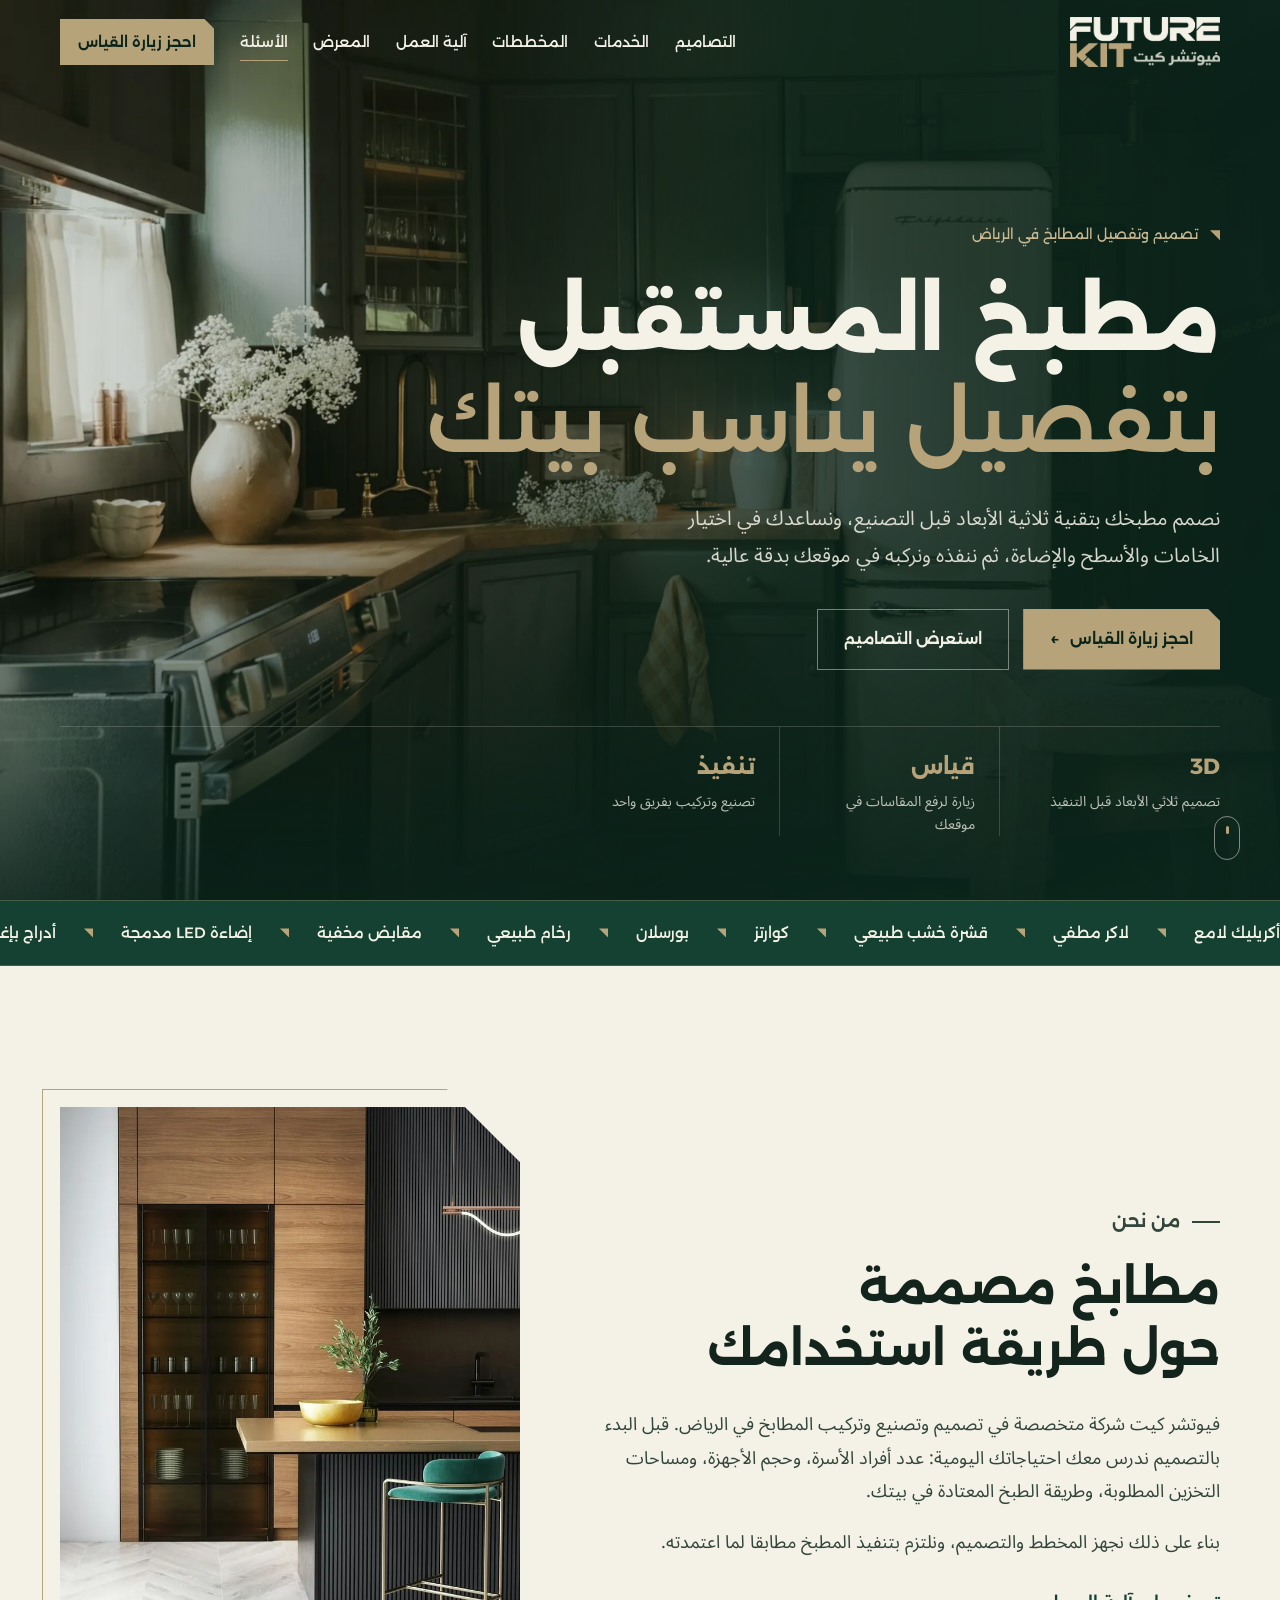
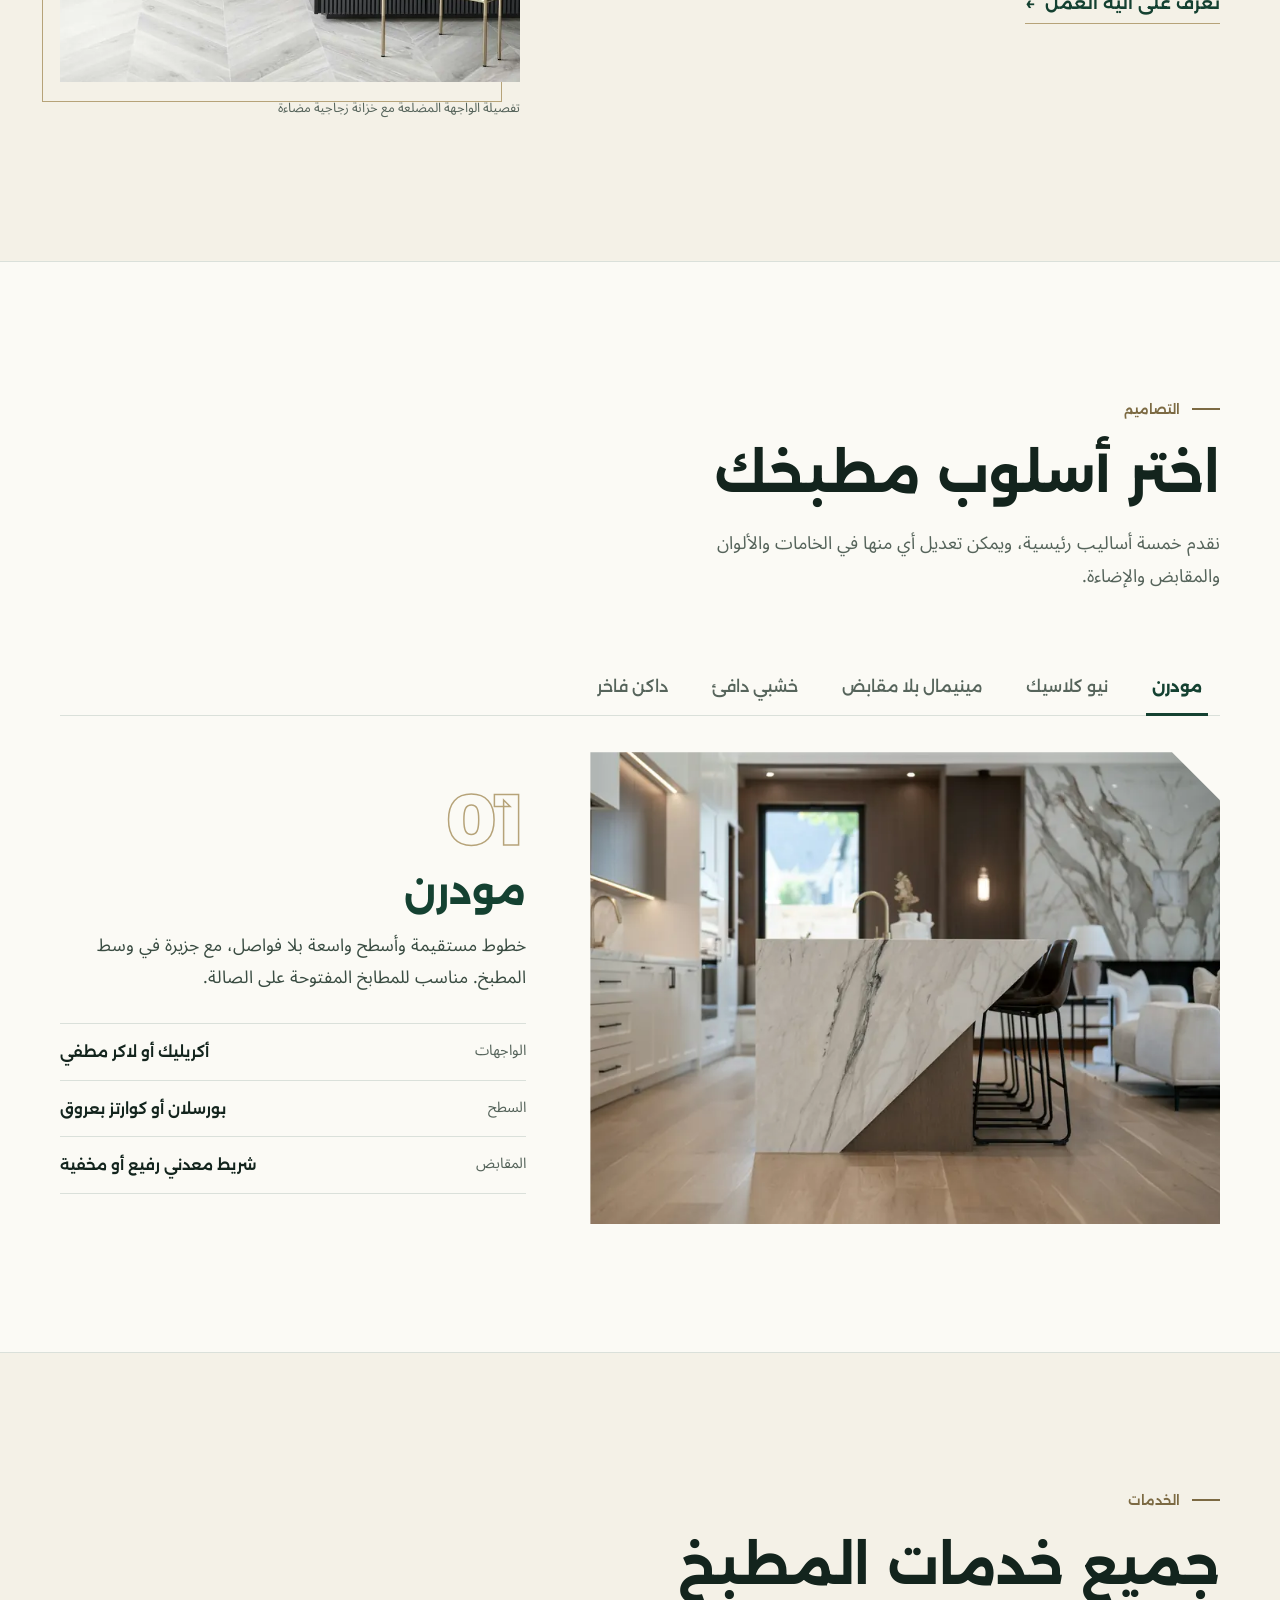
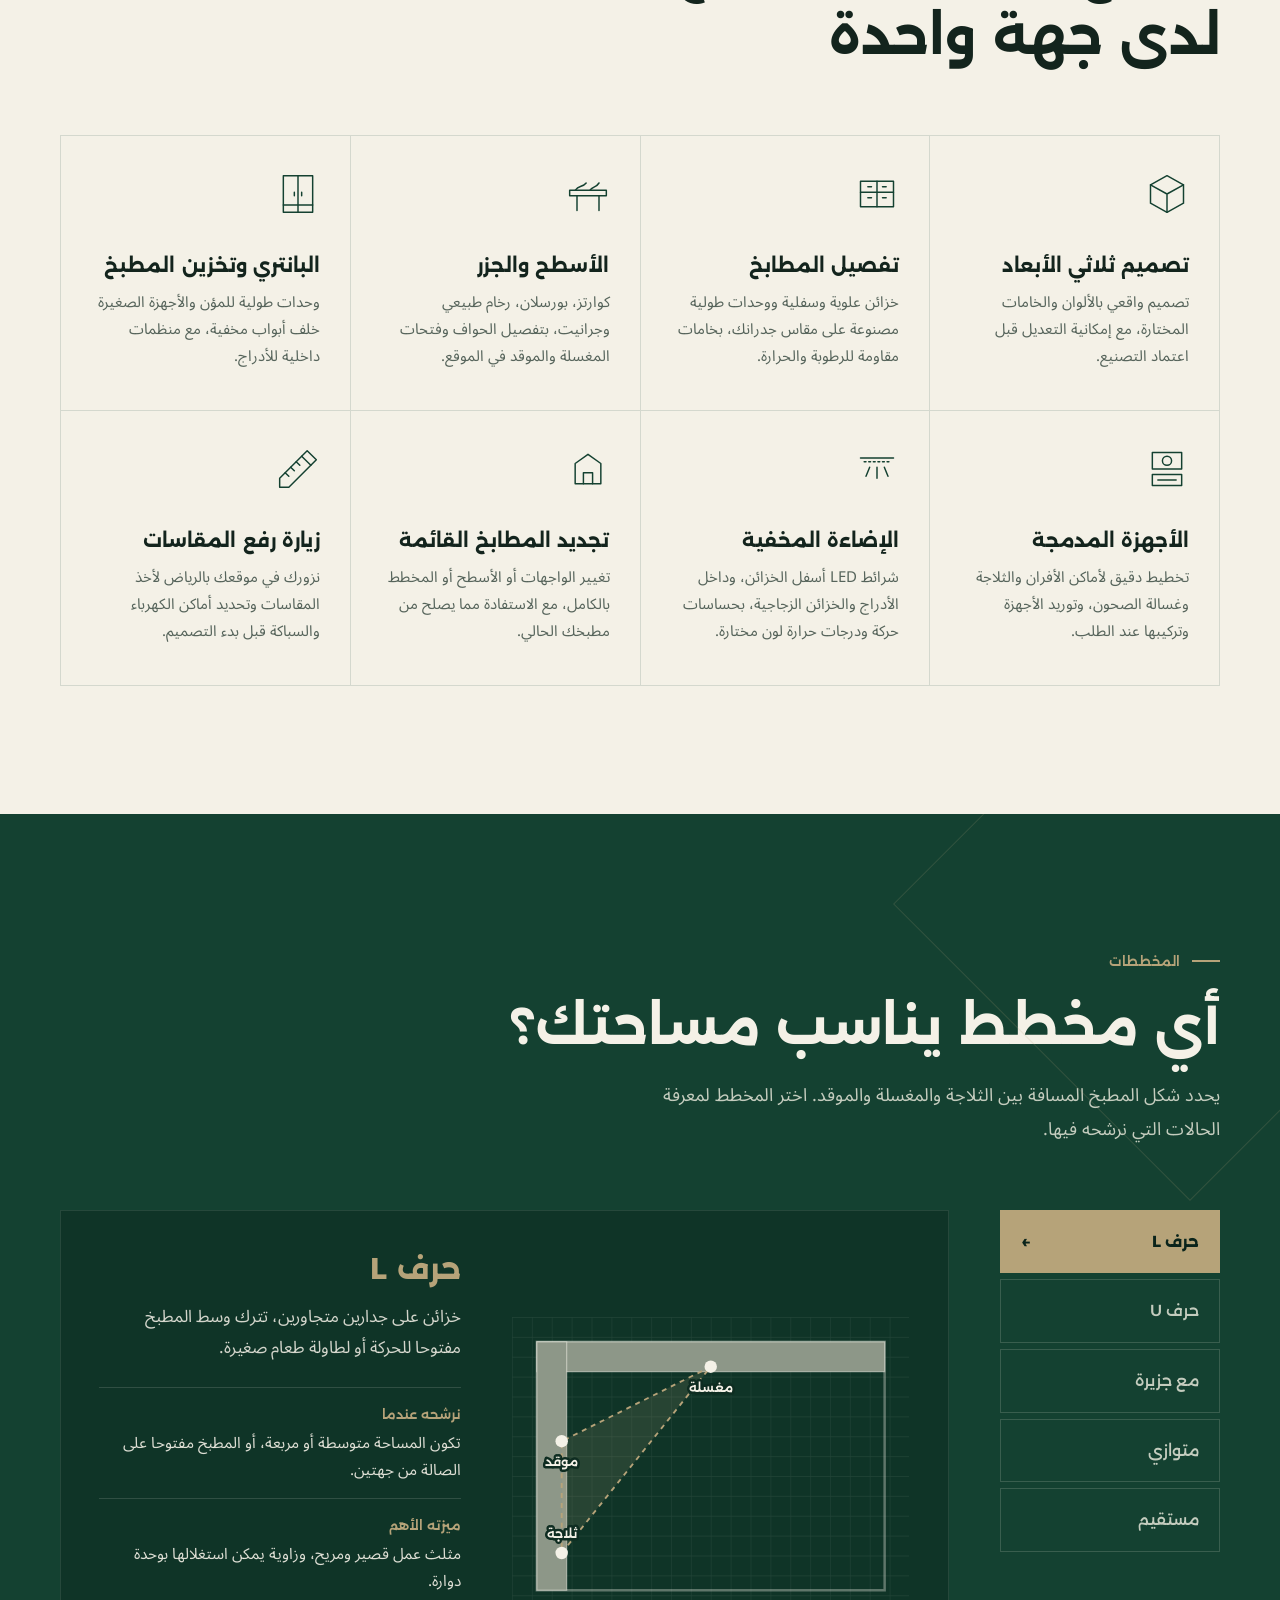
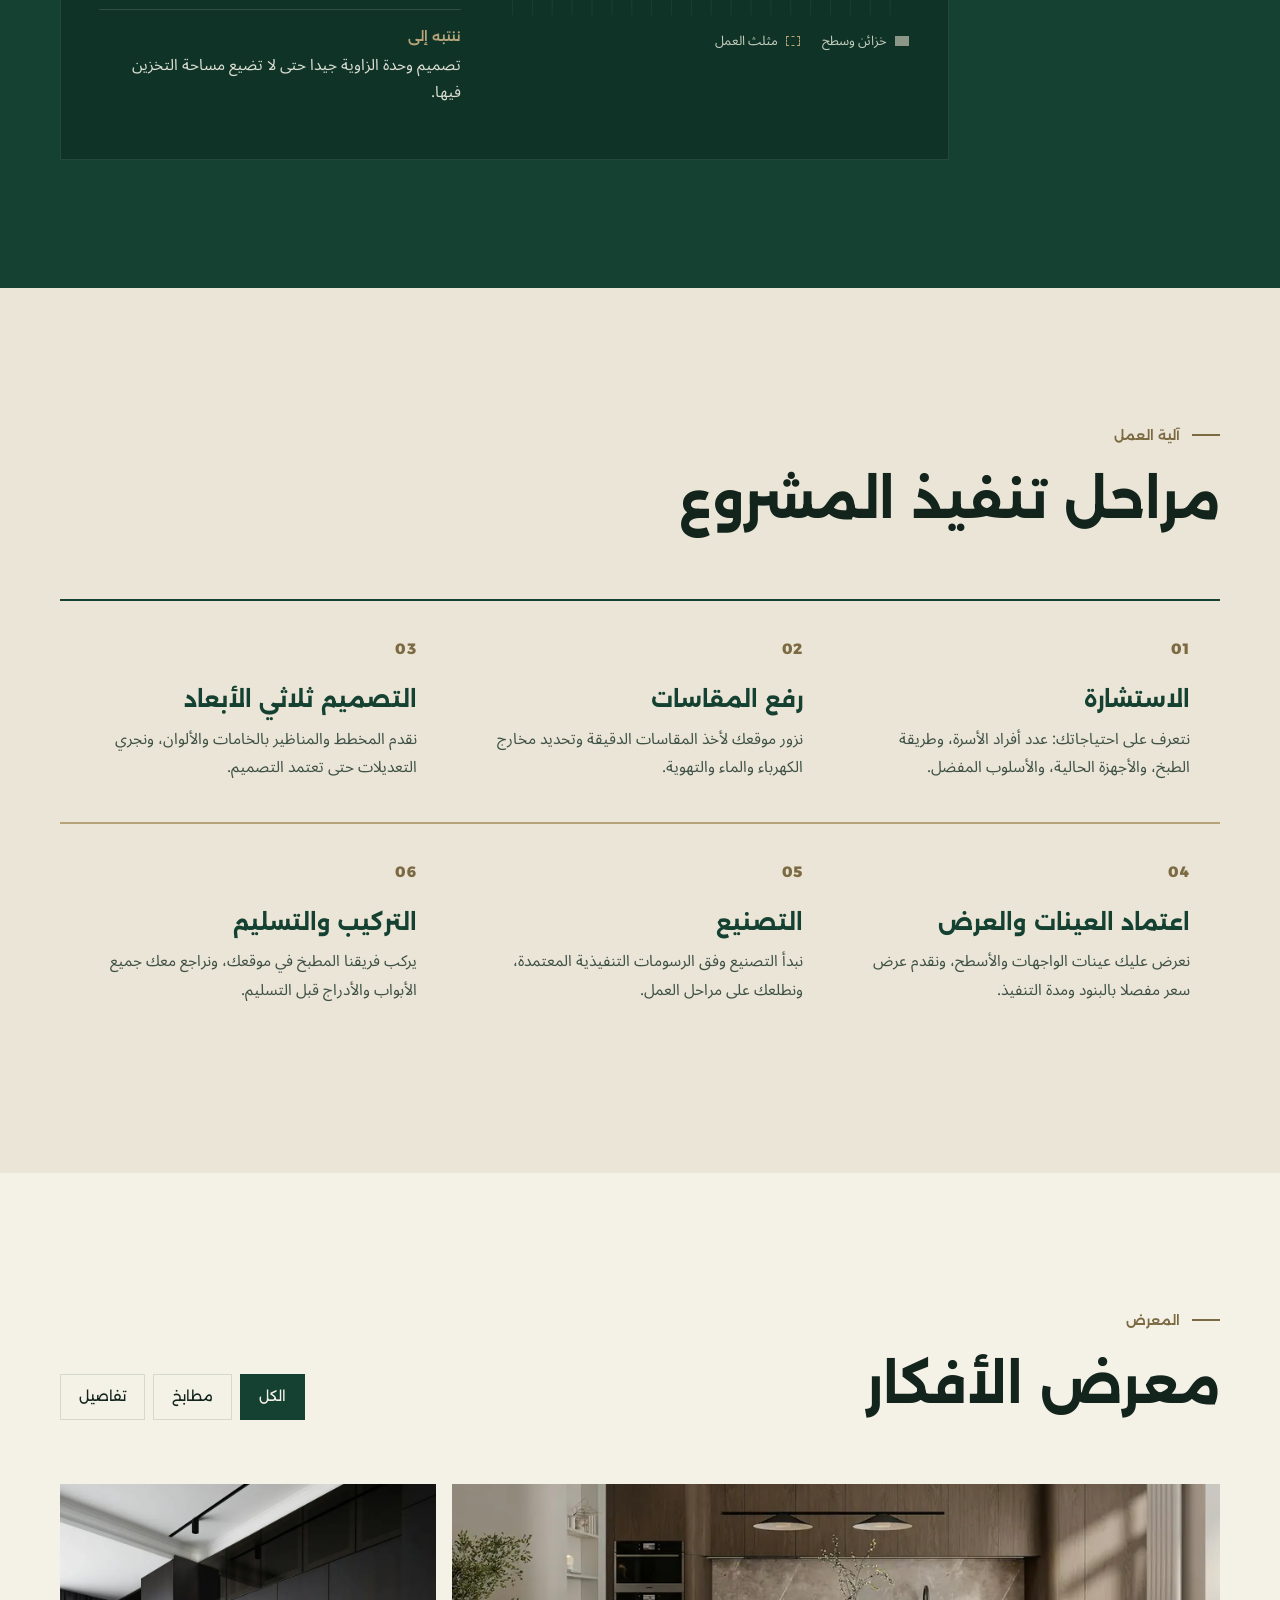
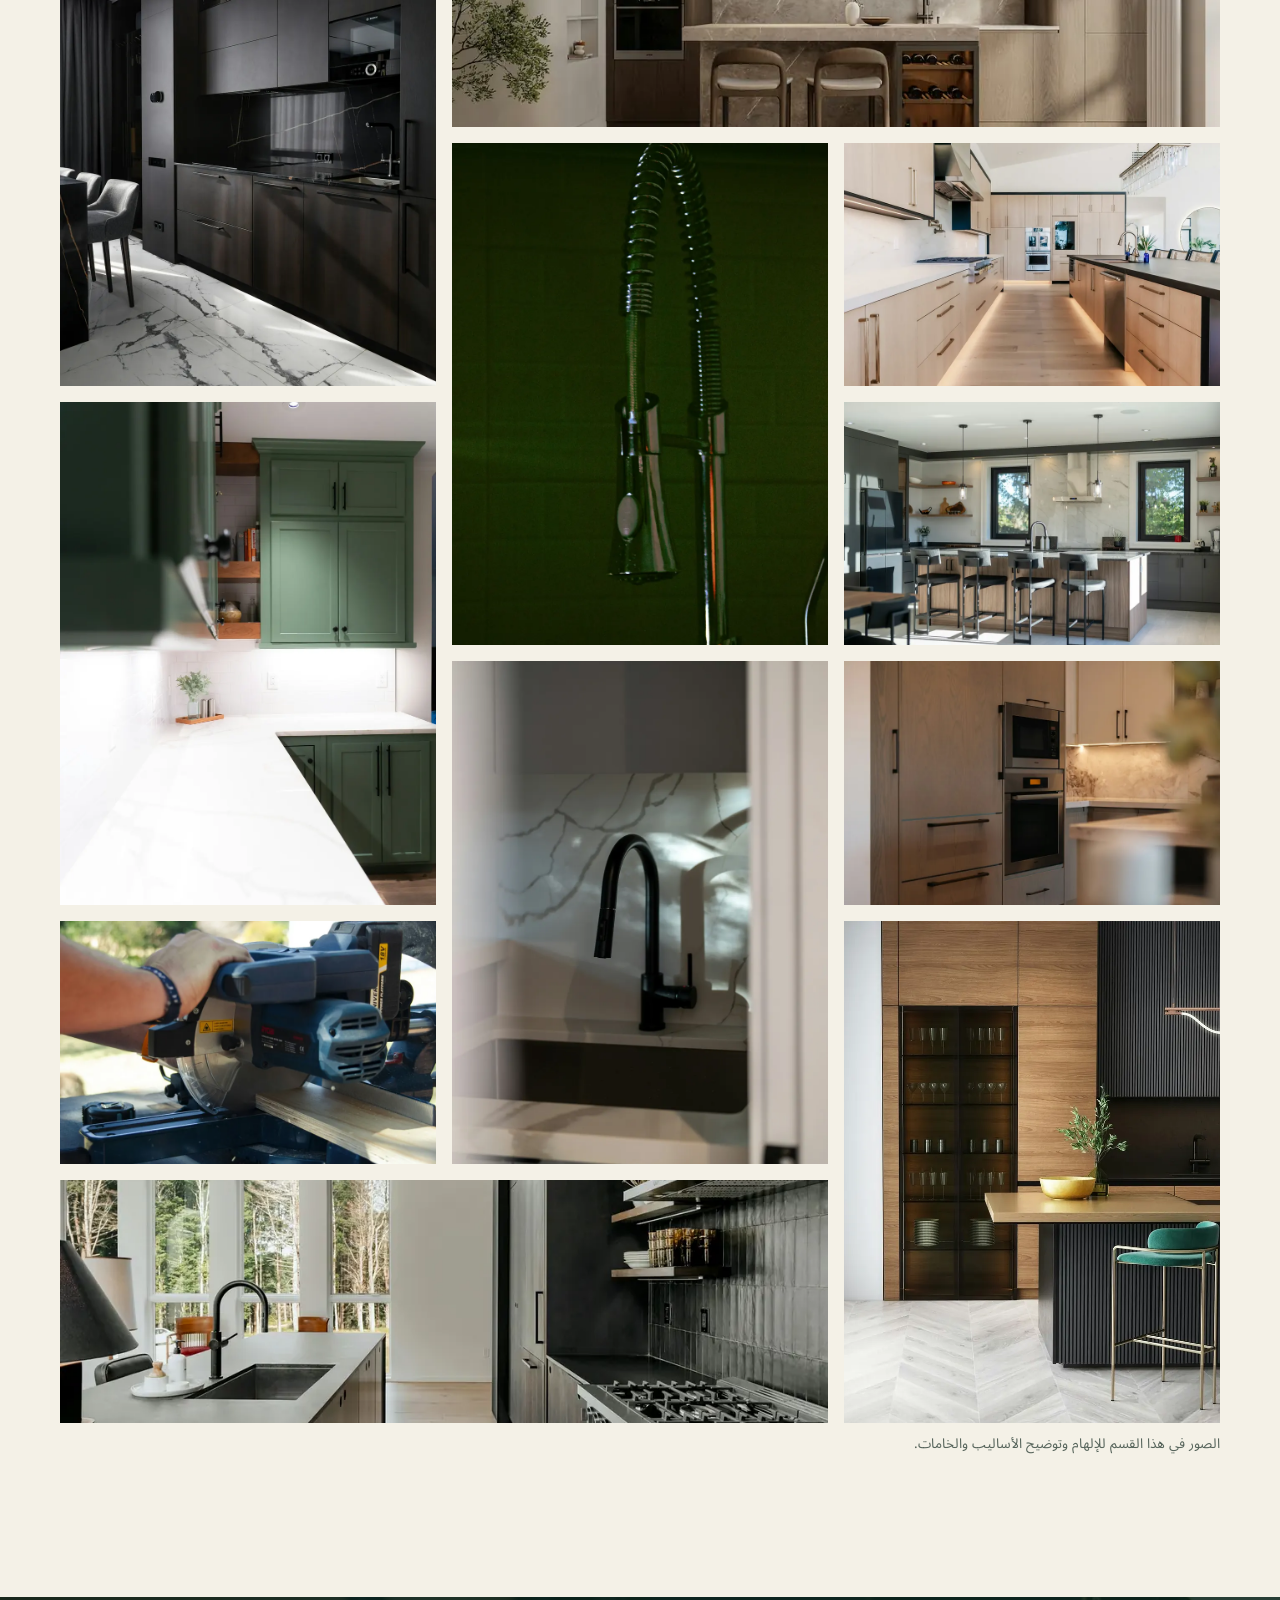
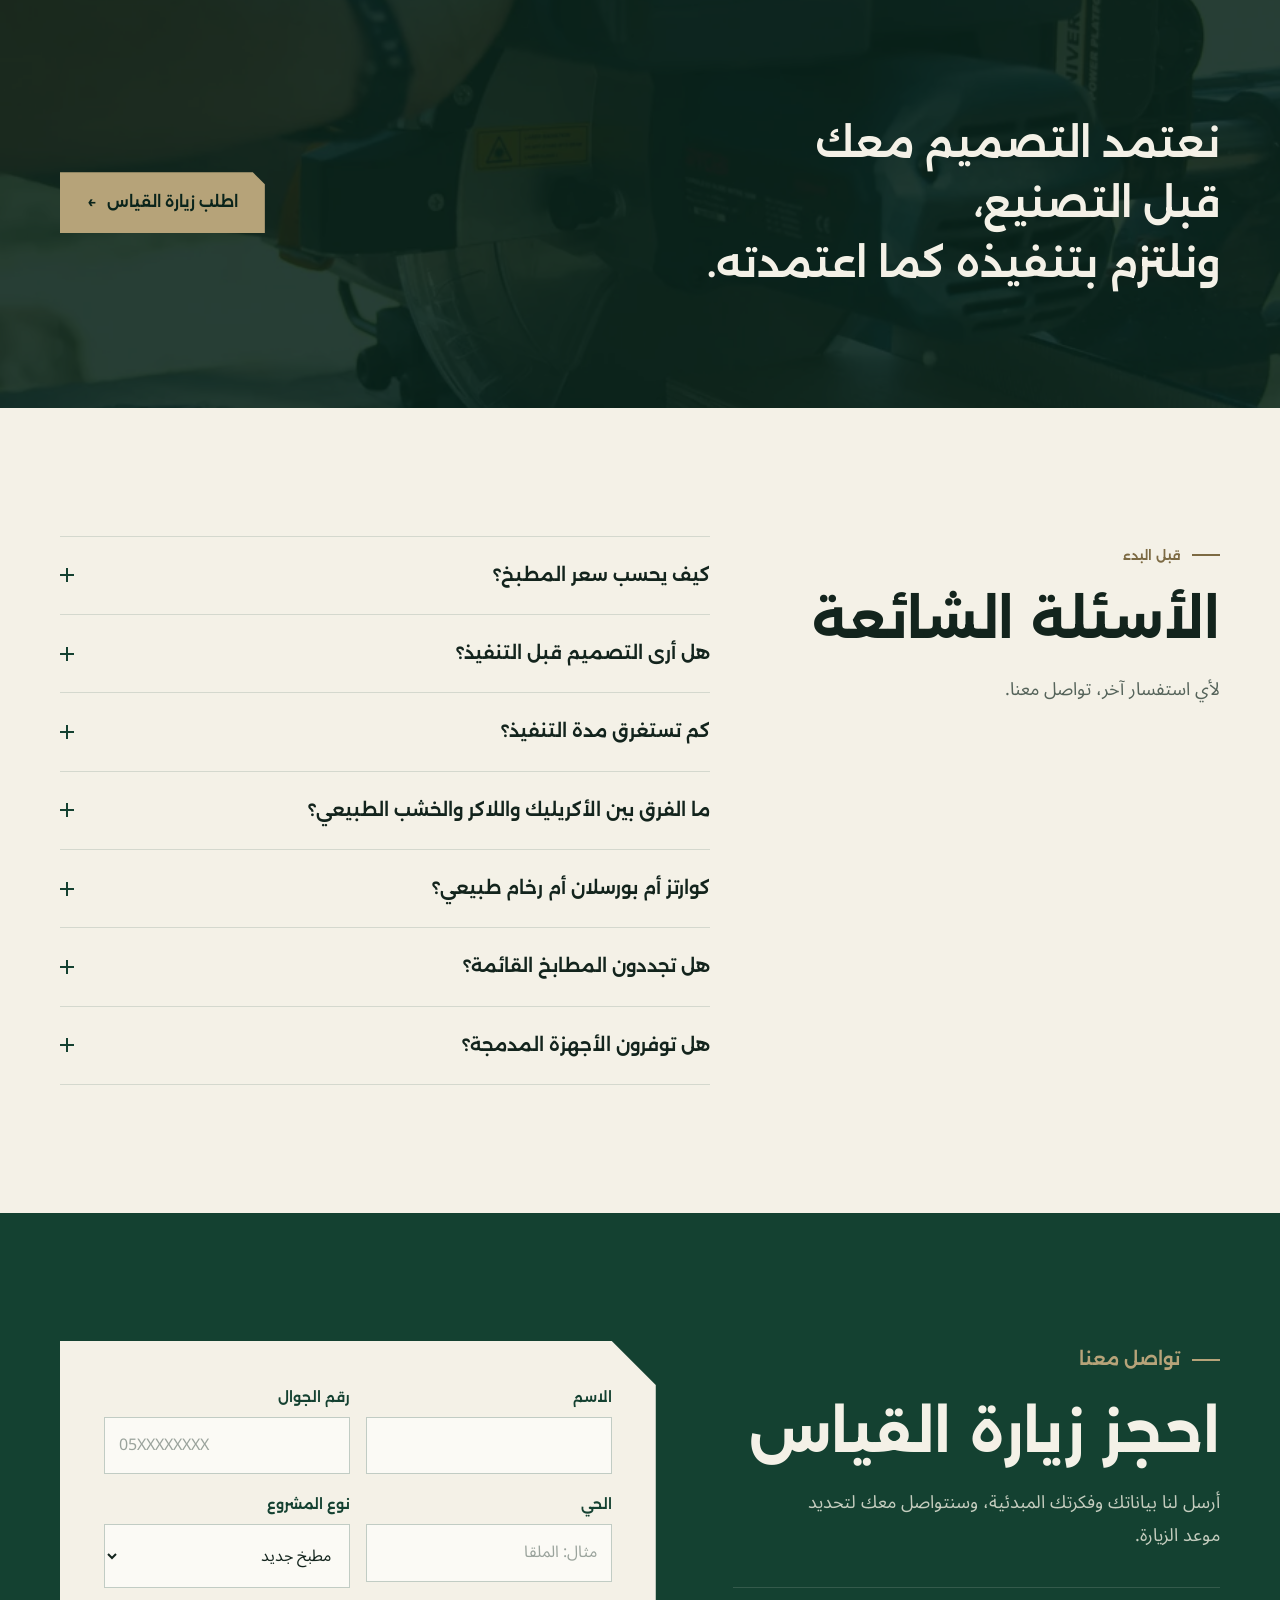
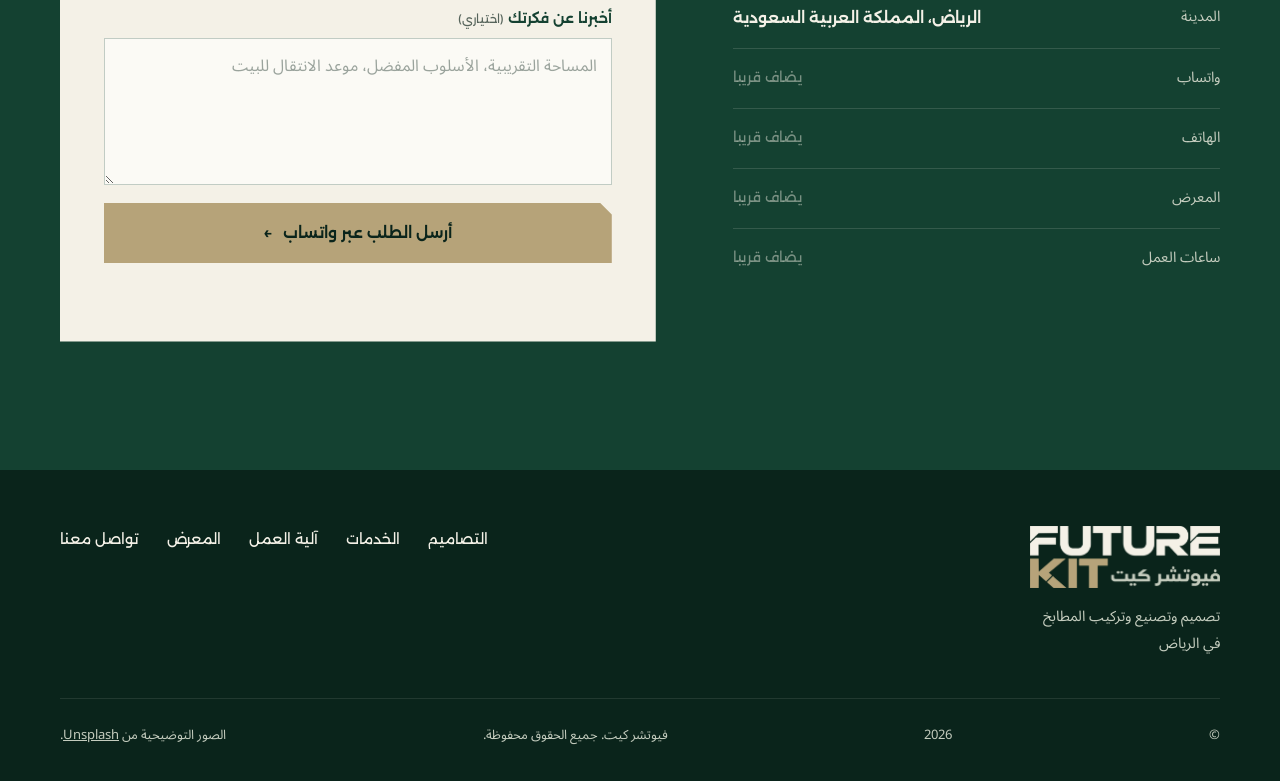
<file: v1/index.html>
<!doctype html>
<html lang="ar" dir="rtl" class="no-js">
<head>
<meta charset="utf-8">
<meta name="viewport" content="width=device-width, initial-scale=1, viewport-fit=cover">
<title>فيوتشر كيت | تصميم وتفصيل المطابخ في الرياض</title>
<meta name="description" content="فيوتشر كيت شركة متخصصة في تصميم وتفصيل وتركيب المطابخ في الرياض، مع تصميم ثلاثي الأبعاد قبل التنفيذ.">
<meta name="theme-color" content="#144131">
<link rel="canonical" href="https://az212z.github.io/future-kit-riyadh/">
<meta name="robots" content="noindex">
<meta property="og:type" content="website">
<meta property="og:locale" content="ar_SA">
<meta property="og:title" content="فيوتشر كيت | تصميم وتفصيل المطابخ في الرياض">
<meta property="og:description" content="تصميم وتصنيع وتركيب المطابخ في الرياض. اطلب زيارة لرفع المقاسات.">
<meta property="og:image" content="https://az212z.github.io/future-kit-riyadh/assets/og.jpg">
<meta property="og:url" content="https://az212z.github.io/future-kit-riyadh/">
<meta name="twitter:card" content="summary_large_image">
<link rel="icon" type="image/png" href="../assets/favicon.png">
<link rel="apple-touch-icon" href="../assets/apple-touch-icon.png">
<link rel="preconnect" href="https://fonts.googleapis.com">
<link rel="preconnect" href="https://fonts.gstatic.com" crossorigin>
<link href="https://fonts.googleapis.com/css2?family=Alexandria:wght@300;400;500;600;700;800&family=Noto+Sans+Arabic:wght@400;500;600&display=swap" rel="stylesheet">
<link rel="preload" as="image" href="../assets/img/hero.webp" imagesrcset="../assets/img/hero-sm.webp 900w, ../assets/img/hero.webp 1800w" imagesizes="100vw">
<link rel="stylesheet" href="site.css">
<script>document.documentElement.classList.replace("no-js","js");</script>
<script type="application/ld+json">
{"@context":"https://schema.org","@type":"HomeAndConstructionBusiness","name":"فيوتشر كيت | FUTURE KIT","description":"تصميم وتفصيل وتركيب المطابخ","areaServed":"الرياض","address":{"@type":"PostalAddress","addressLocality":"الرياض","addressCountry":"SA"},"image":"https://az212z.github.io/future-kit-riyadh/assets/og.jpg","url":"https://az212z.github.io/future-kit-riyadh/"}
</script>
</head>
<body>
<a class="skip" href="#main">انتقل إلى المحتوى</a>

<header class="site-head" id="top">
  <div class="wrap head-row">
    <a href="#top" class="brand" aria-label="فيوتشر كيت، الصفحة الرئيسية">
      <img class="logo-dark" src="../assets/logo.webp" width="1522" height="499" alt="FUTURE KIT فيوتشر كيت">
      <img class="logo-light" src="../assets/logo-light.webp" width="1522" height="499" alt="" aria-hidden="true">
    </a>
    <nav class="nav" id="nav" aria-label="القائمة الرئيسية">
      <a href="#styles">التصاميم</a>
      <a href="#services">الخدمات</a>
      <a href="#layouts">المخططات</a>
      <a href="#process">آلية العمل</a>
      <a href="#gallery">المعرض</a>
      <a href="#faq">الأسئلة</a>
      <a href="#contact" class="nav-cta">احجز زيارة القياس</a>
    </nav>
    <button class="burger" id="burger" aria-expanded="false" aria-controls="nav" aria-label="فتح القائمة"><span></span><span></span></button>
  </div>
</header>

<main id="main">

<!-- HERO -->
<section class="hero" aria-labelledby="hero-title">
  <picture class="hero-media">
    <source type="image/webp" srcset="../assets/img/hero-sm.webp 900w, ../assets/img/hero.webp 1800w" sizes="100vw">
    <img src="../assets/img/hero.webp" alt="مطبخ بخزائن خضراء داكنة وسطح خشبي وإضاءة دافئة" width="1800" height="1200" fetchpriority="high">
  </picture>
  <div class="hero-shade" aria-hidden="true"></div>
  <div class="wrap hero-inner">
    <p class="eyebrow reveal"><span class="tick" aria-hidden="true"></span>تصميم وتفصيل المطابخ في الرياض</p>
    <h1 id="hero-title" class="reveal">مطبخ المستقبل<br><em>بتفصيل يناسب بيتك</em></h1>
    <p class="lead reveal">نصمم مطبخك بتقنية ثلاثية الأبعاد قبل التصنيع، ونساعدك في اختيار الخامات والأسطح والإضاءة، ثم ننفذه ونركبه في موقعك بدقة عالية.</p>
    <div class="hero-actions reveal">
      <a href="#contact" class="btn btn-gold">احجز زيارة القياس <span class="arr" aria-hidden="true">←</span></a>
      <a href="#styles" class="btn btn-ghost">استعرض التصاميم</a>
    </div>
    <ul class="hero-points reveal" aria-label="أبرز ما نقدمه">
      <li><b>3D</b><span>تصميم ثلاثي الأبعاد قبل التنفيذ</span></li>
      <li><b>قياس</b><span>زيارة لرفع المقاسات في موقعك</span></li>
      <li><b>تنفيذ</b><span>تصنيع وتركيب بفريق واحد</span></li>
    </ul>
  </div>
  <a href="#styles" class="scroll-cue" aria-label="انزل إلى التصاميم"><span></span></a>
</section>

<!-- MARQUEE -->
<div class="marquee" aria-hidden="true">
  <div class="marquee-track">
    <span>أكريليك لامع</span><i></i><span>لاكر مطفي</span><i></i><span>قشرة خشب طبيعي</span><i></i><span>كوارتز</span><i></i><span>بورسلان</span><i></i><span>رخام طبيعي</span><i></i><span>مقابض مخفية</span><i></i><span>إضاءة LED مدمجة</span><i></i><span>أدراج بإغلاق هادئ</span><i></i><span>بانتري ومنظمات أدراج</span><i></i>
    <span>أكريليك لامع</span><i></i><span>لاكر مطفي</span><i></i><span>قشرة خشب طبيعي</span><i></i><span>كوارتز</span><i></i><span>بورسلان</span><i></i><span>رخام طبيعي</span><i></i><span>مقابض مخفية</span><i></i><span>إضاءة LED مدمجة</span><i></i><span>أدراج بإغلاق هادئ</span><i></i><span>بانتري ومنظمات أدراج</span><i></i>
  </div>
</div>

<!-- INTRO -->
<section class="intro wrap" aria-labelledby="intro-title">
  <div class="intro-grid">
    <div class="intro-text">
      <p class="kicker reveal">من نحن</p>
      <h2 id="intro-title" class="reveal">مطابخ مصممة<br>حول طريقة استخدامك</h2>
      <p class="reveal">فيوتشر كيت شركة متخصصة في تصميم وتصنيع وتركيب المطابخ في الرياض. قبل البدء بالتصميم ندرس معك احتياجاتك اليومية: عدد أفراد الأسرة، وحجم الأجهزة، ومساحات التخزين المطلوبة، وطريقة الطبخ المعتادة في بيتك.</p>
      <p class="reveal">بناء على ذلك نجهز المخطط والتصميم، ونلتزم بتنفيذ المطبخ مطابقا لما اعتمدته.</p>
      <a href="#process" class="link-arrow reveal">تعرف على آلية العمل <span aria-hidden="true">←</span></a>
    </div>
    <figure class="intro-figure reveal">
      <img src="../assets/img/fluted-sm.webp" srcset="../assets/img/fluted-sm.webp 900w, ../assets/img/fluted.webp 1800w" sizes="(max-width: 900px) 100vw, 40vw" alt="جزيرة مطبخ بواجهة مضلعة داكنة وخزانة زجاجية" width="900" height="983" loading="lazy">
      <figcaption>تفصيلة الواجهة المضلعة مع خزانة زجاجية مضاءة</figcaption>
    </figure>
  </div>
</section>

<!-- STYLES -->
<section class="styles" id="styles" aria-labelledby="styles-title">
  <div class="wrap">
    <header class="sec-head">
      <p class="kicker reveal">التصاميم</p>
      <h2 id="styles-title" class="reveal">اختر أسلوب مطبخك</h2>
      <p class="sec-sub reveal">نقدم خمسة أساليب رئيسية، ويمكن تعديل أي منها في الخامات والألوان والمقابض والإضاءة.</p>
    </header>
    <div class="style-tabs" role="tablist" aria-label="أساليب التصميم">
      <button role="tab" aria-selected="true" aria-controls="sp-modern" id="st-modern" data-style="modern">مودرن</button>
      <button role="tab" aria-selected="false" aria-controls="sp-neo" id="st-neo" data-style="neo" tabindex="-1">نيو كلاسيك</button>
      <button role="tab" aria-selected="false" aria-controls="sp-minimal" id="st-minimal" data-style="minimal" tabindex="-1">مينيمال بلا مقابض</button>
      <button role="tab" aria-selected="false" aria-controls="sp-warm" id="st-warm" data-style="warm" tabindex="-1">خشبي دافئ</button>
      <button role="tab" aria-selected="false" aria-controls="sp-dark" id="st-dark" data-style="dark" tabindex="-1">داكن فاخر</button>
    </div>
    <div class="style-panels">
      <div class="style-panel is-on" role="tabpanel" id="sp-modern" aria-labelledby="st-modern">
        <div class="sp-media notch"><img src="../assets/img/marble-island-sm.webp" srcset="../assets/img/marble-island-sm.webp 900w, ../assets/img/marble-island.webp 1800w" sizes="(max-width: 900px) 100vw, 58vw" alt="مطبخ مودرن بجزيرة رخامية منحوتة" width="900" height="600" loading="lazy"></div>
        <div class="sp-body">
          <span class="sp-num">01</span>
          <h3>مودرن</h3>
          <p>خطوط مستقيمة وأسطح واسعة بلا فواصل، مع جزيرة في وسط المطبخ. مناسب للمطابخ المفتوحة على الصالة.</p>
          <dl class="sp-specs">
            <div><dt>الواجهات</dt><dd>أكريليك أو لاكر مطفي</dd></div>
            <div><dt>السطح</dt><dd>بورسلان أو كوارتز بعروق</dd></div>
            <div><dt>المقابض</dt><dd>شريط معدني رفيع أو مخفية</dd></div>
          </dl>
        </div>
      </div>
      <div class="style-panel" role="tabpanel" id="sp-neo" aria-labelledby="st-neo" hidden>
        <div class="sp-media notch"><img src="../assets/img/green-shaker-sm.webp" alt="خزائن خضراء بإطار شيكر وسطح أبيض" width="900" height="1350" loading="lazy"></div>
        <div class="sp-body">
          <span class="sp-num">02</span>
          <h3>نيو كلاسيك</h3>
          <p>تفاصيل كلاسيكية بلمسة حديثة: أبواب بإطار بسيط، وألوان عميقة مثل الأخضر والمريمي، ومقابض ذهبية مطفية.</p>
          <dl class="sp-specs">
            <div><dt>الواجهات</dt><dd>MDF مدهون بإطار شيكر</dd></div>
            <div><dt>السطح</dt><dd>كوارتز أبيض أو رخام</dd></div>
            <div><dt>المقابض</dt><dd>نحاسي أو ذهبي مطفي</dd></div>
          </dl>
        </div>
      </div>
      <div class="style-panel" role="tabpanel" id="sp-minimal" aria-labelledby="st-minimal" hidden>
        <div class="sp-media notch"><img src="../assets/img/builtin-sm.webp" alt="خزائن خشبية بلا مقابض مع أفران مدمجة" width="900" height="600" loading="lazy"></div>
        <div class="sp-body">
          <span class="sp-num">03</span>
          <h3>مينيمال بلا مقابض</h3>
          <p>واجهات بدون مقابض ظاهرة، تفتح بمجرى «جولا» أو بنظام الضغط، مع أجهزة مدمجة داخل وحدات طولية.</p>
          <dl class="sp-specs">
            <div><dt>الواجهات</dt><dd>قشرة خشب أو PET مطفي</dd></div>
            <div><dt>السطح</dt><dd>بورسلان رفيع 12 ملم</dd></div>
            <div><dt>الفتح</dt><dd>مجرى جولا أو Push-to-open</dd></div>
          </dl>
        </div>
      </div>
      <div class="style-panel" role="tabpanel" id="sp-warm" aria-labelledby="st-warm" hidden>
        <div class="sp-media notch"><img src="../assets/img/window-wood-sm.webp" alt="مطبخ بخزائن خشبية دافئة ونافذة واسعة" width="900" height="720" loading="lazy"></div>
        <div class="sp-body">
          <span class="sp-num">04</span>
          <h3>خشبي دافئ</h3>
          <p>قشرة خشب طبيعي مع أسطح فاتحة وإضاءة سفلية هادئة، لمن يفضل الطابع الدافئ في المطبخ.</p>
          <dl class="sp-specs">
            <div><dt>الواجهات</dt><dd>قشرة بلوط أو جوز</dd></div>
            <div><dt>السطح</dt><dd>كوارتز فاتح</dd></div>
            <div><dt>الإضاءة</dt><dd>LED أسفل الخزائن العلوية</dd></div>
          </dl>
        </div>
      </div>
      <div class="style-panel" role="tabpanel" id="sp-dark" aria-labelledby="st-dark" hidden>
        <div class="sp-media notch"><img src="../assets/img/dark-stone-sm.webp" alt="مطبخ داكن بجزيرة حجرية وبلاط أسود" width="900" height="600" loading="lazy"></div>
        <div class="sp-body">
          <span class="sp-num">05</span>
          <h3>داكن فاخر</h3>
          <p>ألوان داكنة مثل الفحمي والأخضر العميق، مع حجر طبيعي وإضاءة مركزة تبرز الخامات.</p>
          <dl class="sp-specs">
            <div><dt>الواجهات</dt><dd>لاكر مطفي داكن</dd></div>
            <div><dt>السطح</dt><dd>جرانيت أو حجر بملمس خشن</dd></div>
            <div><dt>المقابض</dt><dd>أسود مطفي أو مخفية</dd></div>
          </dl>
        </div>
      </div>
    </div>
  </div>
</section>

<!-- SERVICES -->
<section class="services wrap" id="services" aria-labelledby="services-title">
  <header class="sec-head">
    <p class="kicker reveal">الخدمات</p>
    <h2 id="services-title" class="reveal">جميع خدمات المطبخ<br>لدى جهة واحدة</h2>
  </header>
  <div class="svc-grid">
    <article class="svc reveal">
      <svg class="svc-ic" viewBox="0 0 48 48" aria-hidden="true"><path d="M24 4 42 14v20L24 44 6 34V14z"/><path d="M6 14l18 10 18-10M24 24v20"/></svg>
      <h3>تصميم ثلاثي الأبعاد</h3>
      <p>تصميم واقعي بالألوان والخامات المختارة، مع إمكانية التعديل قبل اعتماد التصنيع.</p>
    </article>
    <article class="svc reveal">
      <svg class="svc-ic" viewBox="0 0 48 48" aria-hidden="true"><path d="M6 10h36v28H6z"/><path d="M6 22h36M24 10v28M14 16h4M30 16h4M14 28h4M30 28h4"/></svg>
      <h3>تفصيل المطابخ</h3>
      <p>خزائن علوية وسفلية ووحدات طولية مصنوعة على مقاس جدرانك، بخامات مقاومة للرطوبة والحرارة.</p>
    </article>
    <article class="svc reveal">
      <svg class="svc-ic" viewBox="0 0 48 48" aria-hidden="true"><path d="M4 20h40v6H4z"/><path d="M12 26v16M36 26v16M10 20c4-6 8-3 12-8M26 20c3-4 7-3 10-8"/></svg>
      <h3>الأسطح والجزر</h3>
      <p>كوارتز، بورسلان، رخام طبيعي وجرانيت، بتفصيل الحواف وفتحات المغسلة والموقد في الموقع.</p>
    </article>
    <article class="svc reveal">
      <svg class="svc-ic" viewBox="0 0 48 48" aria-hidden="true"><path d="M8 4h32v40H8z"/><path d="M24 4v40M20 22v4M28 22v4M8 36h32"/></svg>
      <h3>البانتري وتخزين المطبخ</h3>
      <p>وحدات طولية للمؤن والأجهزة الصغيرة خلف أبواب مخفية، مع منظمات داخلية للأدراج.</p>
    </article>
    <article class="svc reveal">
      <svg class="svc-ic" viewBox="0 0 48 48" aria-hidden="true"><path d="M8 6h32v18H8zM8 30h32v12H8z"/><circle cx="24" cy="15" r="5"/><path d="M14 36h20"/></svg>
      <h3>الأجهزة المدمجة</h3>
      <p>تخطيط دقيق لأماكن الأفران والثلاجة وغسالة الصحون، وتوريد الأجهزة وتركيبها عند الطلب.</p>
    </article>
    <article class="svc reveal">
      <svg class="svc-ic" viewBox="0 0 48 48" aria-hidden="true"><path d="M6 12h36"/><path d="M10 16h28" stroke-dasharray="2 3"/><path d="M16 22l-4 10M24 22v12M32 22l4 10"/></svg>
      <h3>الإضاءة المخفية</h3>
      <p>شرائط LED أسفل الخزائن، وداخل الأدراج والخزائن الزجاجية، بحساسات حركة ودرجات حرارة لون مختارة.</p>
    </article>
    <article class="svc reveal">
      <svg class="svc-ic" viewBox="0 0 48 48" aria-hidden="true"><path d="M10 40V18L24 8l14 10v22z"/><path d="M19 40V28h10v12"/></svg>
      <h3>تجديد المطابخ القائمة</h3>
      <p>تغيير الواجهات أو الأسطح أو المخطط بالكامل، مع الاستفادة مما يصلح من مطبخك الحالي.</p>
    </article>
    <article class="svc reveal">
      <svg class="svc-ic" viewBox="0 0 48 48" aria-hidden="true"><path d="M4 34 34 4l10 10-30 30H4z"/><path d="M28 10l10 10M10 28l4 4M16 22l4 4M22 16l4 4"/></svg>
      <h3>زيارة رفع المقاسات</h3>
      <p>نزورك في موقعك بالرياض لأخذ المقاسات وتحديد أماكن الكهرباء والسباكة قبل بدء التصميم.</p>
    </article>
  </div>
</section>

<!-- LAYOUTS -->
<section class="layouts" id="layouts" aria-labelledby="layouts-title">
  <div class="wrap">
    <header class="sec-head light">
      <p class="kicker reveal">المخططات</p>
      <h2 id="layouts-title" class="reveal">أي مخطط يناسب مساحتك؟</h2>
      <p class="sec-sub reveal">يحدد شكل المطبخ المسافة بين الثلاجة والمغسلة والموقد. اختر المخطط لمعرفة الحالات التي نرشحه فيها.</p>
    </header>
    <div class="lay-wrap">
      <div class="lay-list" role="tablist" aria-label="مخططات المطابخ">
        <button role="tab" aria-selected="true" data-lay="L" id="lt-L" aria-controls="lay-detail">حرف L</button>
        <button role="tab" aria-selected="false" data-lay="U" id="lt-U" aria-controls="lay-detail" tabindex="-1">حرف U</button>
        <button role="tab" aria-selected="false" data-lay="I" id="lt-I" aria-controls="lay-detail" tabindex="-1">مع جزيرة</button>
        <button role="tab" aria-selected="false" data-lay="P" id="lt-P" aria-controls="lay-detail" tabindex="-1">متوازي</button>
        <button role="tab" aria-selected="false" data-lay="S" id="lt-S" aria-controls="lay-detail" tabindex="-1">مستقيم</button>
      </div>
      <div class="lay-detail" id="lay-detail" role="tabpanel" aria-live="polite">
        <div class="lay-plan">
          <svg viewBox="0 0 320 240" id="lay-svg" role="img" aria-labelledby="lay-svg-t"><title id="lay-svg-t">مخطط المطبخ المختار من الأعلى</title>
            <defs><pattern id="grid" width="16" height="16" patternUnits="userSpaceOnUse"><path d="M16 0H0V16" fill="none" stroke="rgba(244,241,231,.08)" stroke-width="1"/></pattern></defs>
            <rect x="0" y="0" width="320" height="240" fill="url(#grid)"/>
            <rect x="20" y="20" width="280" height="200" fill="none" stroke="rgba(244,241,231,.35)" stroke-width="2"/>
            <g id="lay-shapes"></g>
            <path id="lay-tri" fill="rgba(182,163,121,.14)" stroke="#B6A379" stroke-width="1.5" stroke-dasharray="4 4"/>
            <g id="lay-dots"></g>
          </svg>
          <ul class="lay-legend" aria-hidden="true"><li><i class="k-cab"></i>خزائن وسطح</li><li><i class="k-tri"></i>مثلث العمل</li></ul>
        </div>
        <div class="lay-info">
          <h3 id="lay-name">حرف L</h3>
          <p id="lay-desc"></p>
          <dl>
            <div><dt>نرشحه عندما</dt><dd id="lay-fit"></dd></div>
            <div><dt>ميزته الأهم</dt><dd id="lay-pro"></dd></div>
            <div><dt>ننتبه إلى</dt><dd id="lay-care"></dd></div>
          </dl>
        </div>
      </div>
    </div>
  </div>
</section>


<!-- PROCESS -->
<section class="process" id="process" aria-labelledby="process-title">
  <div class="wrap">
    <header class="sec-head">
      <p class="kicker reveal">آلية العمل</p>
      <h2 id="process-title" class="reveal">مراحل تنفيذ المشروع</h2>
    </header>
    <ol class="steps">
      <li class="step reveal"><span class="step-n">01</span><h3>الاستشارة</h3><p>نتعرف على احتياجاتك: عدد أفراد الأسرة، وطريقة الطبخ، والأجهزة الحالية، والأسلوب المفضل.</p></li>
      <li class="step reveal"><span class="step-n">02</span><h3>رفع المقاسات</h3><p>نزور موقعك لأخذ المقاسات الدقيقة وتحديد مخارج الكهرباء والماء والتهوية.</p></li>
      <li class="step reveal"><span class="step-n">03</span><h3>التصميم ثلاثي الأبعاد</h3><p>نقدم المخطط والمناظير بالخامات والألوان، ونجري التعديلات حتى تعتمد التصميم.</p></li>
      <li class="step reveal"><span class="step-n">04</span><h3>اعتماد العينات والعرض</h3><p>نعرض عليك عينات الواجهات والأسطح، ونقدم عرض سعر مفصلا بالبنود ومدة التنفيذ.</p></li>
      <li class="step reveal"><span class="step-n">05</span><h3>التصنيع</h3><p>نبدأ التصنيع وفق الرسومات التنفيذية المعتمدة، ونطلعك على مراحل العمل.</p></li>
      <li class="step reveal"><span class="step-n">06</span><h3>التركيب والتسليم</h3><p>يركب فريقنا المطبخ في موقعك، ونراجع معك جميع الأبواب والأدراج قبل التسليم.</p></li>
    </ol>
  </div>
</section>

<!-- GALLERY -->
<section class="gallery wrap" id="gallery" aria-labelledby="gallery-title">
  <header class="sec-head sec-head-row">
    <div>
      <p class="kicker reveal">المعرض</p>
      <h2 id="gallery-title" class="reveal">معرض الأفكار</h2>
    </div>
    <div class="filters" role="group" aria-label="تصفية المعرض">
      <button class="is-on" data-f="all" aria-pressed="true">الكل</button>
      <button data-f="kitchen" aria-pressed="false">مطابخ</button>
      <button data-f="detail" aria-pressed="false">تفاصيل</button>
    </div>
  </header>
  <div class="masonry" id="masonry">
    <figure class="tile wide" data-cat="kitchen"><button type="button" data-full="../assets/img/warm-island.webp" aria-label="تكبير: مطبخ خشبي بجزيرة ورف نبيذ"><img src="../assets/img/warm-island-sm.webp" alt="مطبخ خشبي بجزيرة ورف نبيذ مدمج" width="900" height="527" loading="lazy"></button><figcaption>جزيرة بقشرة خشب ورخام دافئ</figcaption></figure>
    <figure class="tile tall" data-cat="kitchen"><button type="button" data-full="../assets/img/black-marble-floor.webp" aria-label="تكبير: مطبخ أسود"><img src="../assets/img/black-marble-floor-sm.webp" alt="مطبخ بخزائن سوداء وأرضية رخام أبيض" width="900" height="1350" loading="lazy"></button><figcaption>مطبخ أسود بأرضية رخامية</figcaption></figure>
    <figure class="tile" data-cat="kitchen"><button type="button" data-full="../assets/img/wood-light.webp" aria-label="تكبير: مطبخ بإضاءة سفلية"><img src="../assets/img/wood-light-sm.webp" alt="مطبخ بخزائن فاتحة وإضاءة LED أسفل الوحدات" width="900" height="720" loading="lazy"></button><figcaption>إضاءة LED على امتداد القاعدة</figcaption></figure>
    <figure class="tile tall" data-cat="detail"><button type="button" data-full="../assets/img/faucet-green.webp" aria-label="تكبير: خلاط مطبخ على خلفية خضراء"><img src="../assets/img/faucet-green-sm.webp" alt="خلاط مطبخ بنابض على جدار أخضر داكن" width="900" height="1350" loading="lazy"></button><figcaption>تفاصيل التشطيب بالأخضر العميق</figcaption></figure>
    <figure class="tile" data-cat="kitchen"><button type="button" data-full="../assets/img/island-dark.webp" aria-label="تكبير: مطبخ بجزيرة خشبية"><img src="../assets/img/island-dark-sm.webp" alt="مطبخ بجزيرة خشبية وكراسي داكنة" width="900" height="600" loading="lazy"></button><figcaption>جزيرة تجمع الطبخ والجلسة</figcaption></figure>
    <figure class="tile tall" data-cat="kitchen"><button type="button" data-full="../assets/img/green-shaker.webp" aria-label="تكبير: خزائن خضراء"><img src="../assets/img/green-shaker-sm.webp" alt="خزائن مطبخ خضراء بإطار كلاسيكي" width="900" height="1350" loading="lazy"></button><figcaption>خزائن خضراء بإطار كلاسيكي</figcaption></figure>
    <figure class="tile" data-cat="kitchen"><button type="button" data-full="../assets/img/builtin.webp" aria-label="تكبير: أفران مدمجة"><img src="../assets/img/builtin-sm.webp" alt="وحدات طولية خشبية بأفران مدمجة" width="900" height="600" loading="lazy"></button><figcaption>أجهزة مدمجة في وحدات طولية</figcaption></figure>
    <figure class="tile tall" data-cat="detail"><button type="button" data-full="../assets/img/faucet-marble.webp" aria-label="تكبير: خلاط أسود على رخام"><img src="../assets/img/faucet-marble-sm.webp" alt="خلاط أسود مطفي أمام رخام بعروق رمادية" width="900" height="1350" loading="lazy"></button><figcaption>أسود مطفي على رخام بعروق</figcaption></figure>
    <figure class="tile tall" data-cat="detail"><button type="button" data-full="../assets/img/fluted.webp" aria-label="تكبير: واجهة مضلعة"><img src="../assets/img/fluted-sm.webp" alt="جزيرة بواجهة مضلعة داكنة وخزانة زجاجية" width="900" height="983" loading="lazy"></button><figcaption>واجهة مضلعة وخزانة زجاجية</figcaption></figure>
    <figure class="tile wide" data-cat="kitchen"><button type="button" data-full="../assets/img/dark-stone.webp" aria-label="تكبير: مطبخ داكن"><img src="../assets/img/dark-stone-sm.webp" alt="مطبخ داكن بجزيرة حجرية" width="900" height="600" loading="lazy"></button><figcaption>حجر طبيعي وواجهات داكنة</figcaption></figure>
    <figure class="tile" data-cat="detail"><button type="button" data-full="../assets/img/workshop.webp" aria-label="تكبير: قص الخشب"><img src="../assets/img/workshop-sm.webp" alt="منشار يقص لوحا خشبيا بدقة" width="900" height="596" loading="lazy"></button><figcaption>قص الألواح بدقة</figcaption></figure>
  </div>
  <p class="fine gallery-note">الصور في هذا القسم للإلهام وتوضيح الأساليب والخامات.</p>
</section>

<!-- QUOTE BAND -->
<section class="band" aria-label="التزامنا">
  <div class="wrap band-inner">
    <p class="band-quote reveal">نعتمد التصميم معك قبل التصنيع،<br>ونلتزم بتنفيذه كما اعتمدته.</p>
    <a href="#contact" class="btn btn-gold reveal">اطلب زيارة القياس <span class="arr" aria-hidden="true">←</span></a>
  </div>
</section>

<!-- FAQ -->
<section class="faq wrap" id="faq" aria-labelledby="faq-title">
  <div class="faq-grid">
    <header class="sec-head">
      <p class="kicker reveal">قبل البدء</p>
      <h2 id="faq-title" class="reveal">الأسئلة الشائعة</h2>
      <p class="sec-sub reveal">لأي استفسار آخر، تواصل معنا.</p>
    </header>
    <div class="acc">
      <details><summary>كيف يحسب سعر المطبخ؟</summary><p>يعتمد السعر على الطول الإجمالي للوحدات، ونوع خامة الواجهات والهيكل، ونوع السطح، والإكسسوارات مثل الأدراج الداخلية والإضاءة. بعد رفع المقاسات واعتماد التصميم تستلم عرضا مفصلا بكل بند.</p></details>
      <details><summary>هل أرى التصميم قبل التنفيذ؟</summary><p>نعم. نقدم تصميما ثلاثي الأبعاد بالألوان والخامات المختارة، ولا يبدأ التصنيع إلا بعد اعتمادك النهائي للتصميم والرسومات.</p></details>
      <details><summary>كم تستغرق مدة التنفيذ؟</summary><p>تختلف المدة بحسب حجم المطبخ ونوع الخامات وتوفرها. نحدد المدة كتابيا في عرض السعر قبل البدء.</p></details>
      <details><summary>ما الفرق بين الأكريليك واللاكر والخشب الطبيعي؟</summary><p>الأكريليك لامع وسهل التنظيف، واللاكر يعطي لونا مطفيا عميقا بأي درجة تختارها، وقشرة الخشب الطبيعي تمنح دفئا وملمسا حقيقيا. نعرض عليك العينات ونشرح ما يناسب استخدامك.</p></details>
      <details><summary>كوارتز أم بورسلان أم رخام طبيعي؟</summary><p>الكوارتز عملي ومقاوم للبقع، والبورسلان يتحمل الحرارة العالية ويأتي بألواح كبيرة رفيعة، والرخام الطبيعي فريد في عروقه لكنه يحتاج عناية أكبر. نساعدك على الاختيار بحسب طريقة طبخك.</p></details>
      <details><summary>هل تجددون المطابخ القائمة؟</summary><p>نعم، يمكن تغيير الواجهات أو الأسطح فقط، أو إعادة تصميم المطبخ بالكامل. نقيم الوضع الحالي في زيارة الموقع ونقترح الأنسب.</p></details>
      <details><summary>هل توفرون الأجهزة المدمجة؟</summary><p>نعم، نخطط أماكن الأجهزة في التصميم، ويمكننا توريدها وتركيبها عند الطلب، أو تركيب أجهزتك الحالية بعد مطابقة مقاساتها.</p></details>
    </div>
  </div>
</section>

<!-- CONTACT -->
<section class="contact" id="contact" aria-labelledby="contact-title">
  <div class="wrap contact-grid">
    <div class="contact-info">
      <p class="kicker light reveal">تواصل معنا</p>
      <h2 id="contact-title" class="reveal">احجز زيارة القياس</h2>
      <p class="reveal">أرسل لنا بياناتك وفكرتك المبدئية، وسنتواصل معك لتحديد موعد الزيارة.</p>
      <ul class="c-list">
        <li><span>المدينة</span><b>الرياض، المملكة العربية السعودية</b></li>
        <li><span>واتساب</span><b class="cfg" data-cfg="whatsapp" dir="ltr">—</b></li>
        <li><span>الهاتف</span><b class="cfg" data-cfg="phone" dir="ltr">—</b></li>
        <li><span>المعرض</span><b class="cfg" data-cfg="address">—</b></li>
        <li><span>ساعات العمل</span><b class="cfg" data-cfg="hours">—</b></li>
      </ul>
    </div>
    <form class="c-form" id="contact-form" novalidate>
      <div class="f-row">
        <label class="f"><span>الاسم</span><input name="name" autocomplete="name" required></label>
        <label class="f"><span>رقم الجوال</span><input name="phone" type="tel" inputmode="tel" autocomplete="tel" dir="ltr" placeholder="05XXXXXXXX" required pattern="^(\+?966|0)?5\d{8}$"></label>
      </div>
      <div class="f-row">
        <label class="f"><span>الحي</span><input name="district" placeholder="مثال: الملقا"></label>
        <label class="f"><span>نوع المشروع</span>
          <select name="type"><option>مطبخ جديد</option><option>تجديد مطبخ قائم</option><option>تغيير الواجهات أو الأسطح</option><option>بانتري أو تخزين للمطبخ</option><option>أخرى</option></select>
        </label>
      </div>
      <label class="f"><span>أخبرنا عن فكرتك <small>(اختياري)</small></span><textarea name="msg" rows="4" placeholder="المساحة التقريبية، الأسلوب المفضل، موعد الانتقال للبيت"></textarea></label>
      <button class="btn btn-gold btn-block" type="submit">أرسل الطلب عبر واتساب <span class="arr" aria-hidden="true">←</span></button>
      <p class="f-status" id="f-status" role="status" aria-live="polite"></p>
    </form>
  </div>
</section>

</main>

<footer class="foot">
  <div class="wrap foot-grid">
    <div class="foot-brand">
      <img src="../assets/logo-light.webp" alt="FUTURE KIT فيوتشر كيت" width="1522" height="499" loading="lazy">
      <p>تصميم وتصنيع وتركيب المطابخ<br>في الرياض</p>
    </div>
    <nav aria-label="روابط الموقع" class="foot-nav">
      <a href="#styles">التصاميم</a><a href="#services">الخدمات</a><a href="#process">آلية العمل</a><a href="#gallery">المعرض</a><a href="#contact">تواصل معنا</a>
    </nav>
    <p class="foot-copy">© <span id="yr">2026</span> فيوتشر كيت. جميع الحقوق محفوظة. <span class="credit">الصور التوضيحية من <a href="https://unsplash.com" rel="noopener" target="_blank">Unsplash</a>.</span></p>
  </div>
</footer>

<a class="wa-fab" id="wa-fab" href="#contact" aria-label="تواصل عبر واتساب">
  <svg viewBox="0 0 32 32" aria-hidden="true"><path d="M16 3a13 13 0 0 0-11.2 19.6L3 29l6.6-1.7A13 13 0 1 0 16 3zm0 23.6c-2 0-4-.6-5.7-1.6l-.4-.2-3.9 1 1-3.8-.3-.4A10.6 10.6 0 1 1 16 26.6zm5.8-7.9c-.3-.2-1.9-.9-2.2-1-.3-.1-.5-.2-.7.2l-1 1.2c-.2.2-.4.2-.7.1a8.7 8.7 0 0 1-4.3-3.8c-.3-.6.3-.5.9-1.7.1-.2 0-.4 0-.5l-1-2.4c-.3-.6-.5-.5-.7-.5h-.6a1.2 1.2 0 0 0-.9.4 3.6 3.6 0 0 0-1.1 2.7 6.3 6.3 0 0 0 1.3 3.3 14.4 14.4 0 0 0 5.5 4.9c2 .9 2.8.9 3.9.8a3.3 3.3 0 0 0 2.1-1.5 2.7 2.7 0 0 0 .2-1.5c-.1-.2-.3-.2-.7-.4z"/></svg>
</a>

<div class="lightbox" id="lightbox" hidden role="dialog" aria-modal="true" aria-label="عرض الصورة">
  <button class="lb-close" aria-label="إغلاق">×</button>
  <button class="lb-prev" aria-label="الصورة السابقة">›</button>
  <figure><img alt=""><figcaption></figcaption></figure>
  <button class="lb-next" aria-label="الصورة التالية">‹</button>
</div>

<div class="toast" id="toast" role="status" aria-live="polite"></div>

<script src="site.js" defer></script>
</body>
</html>
</file>
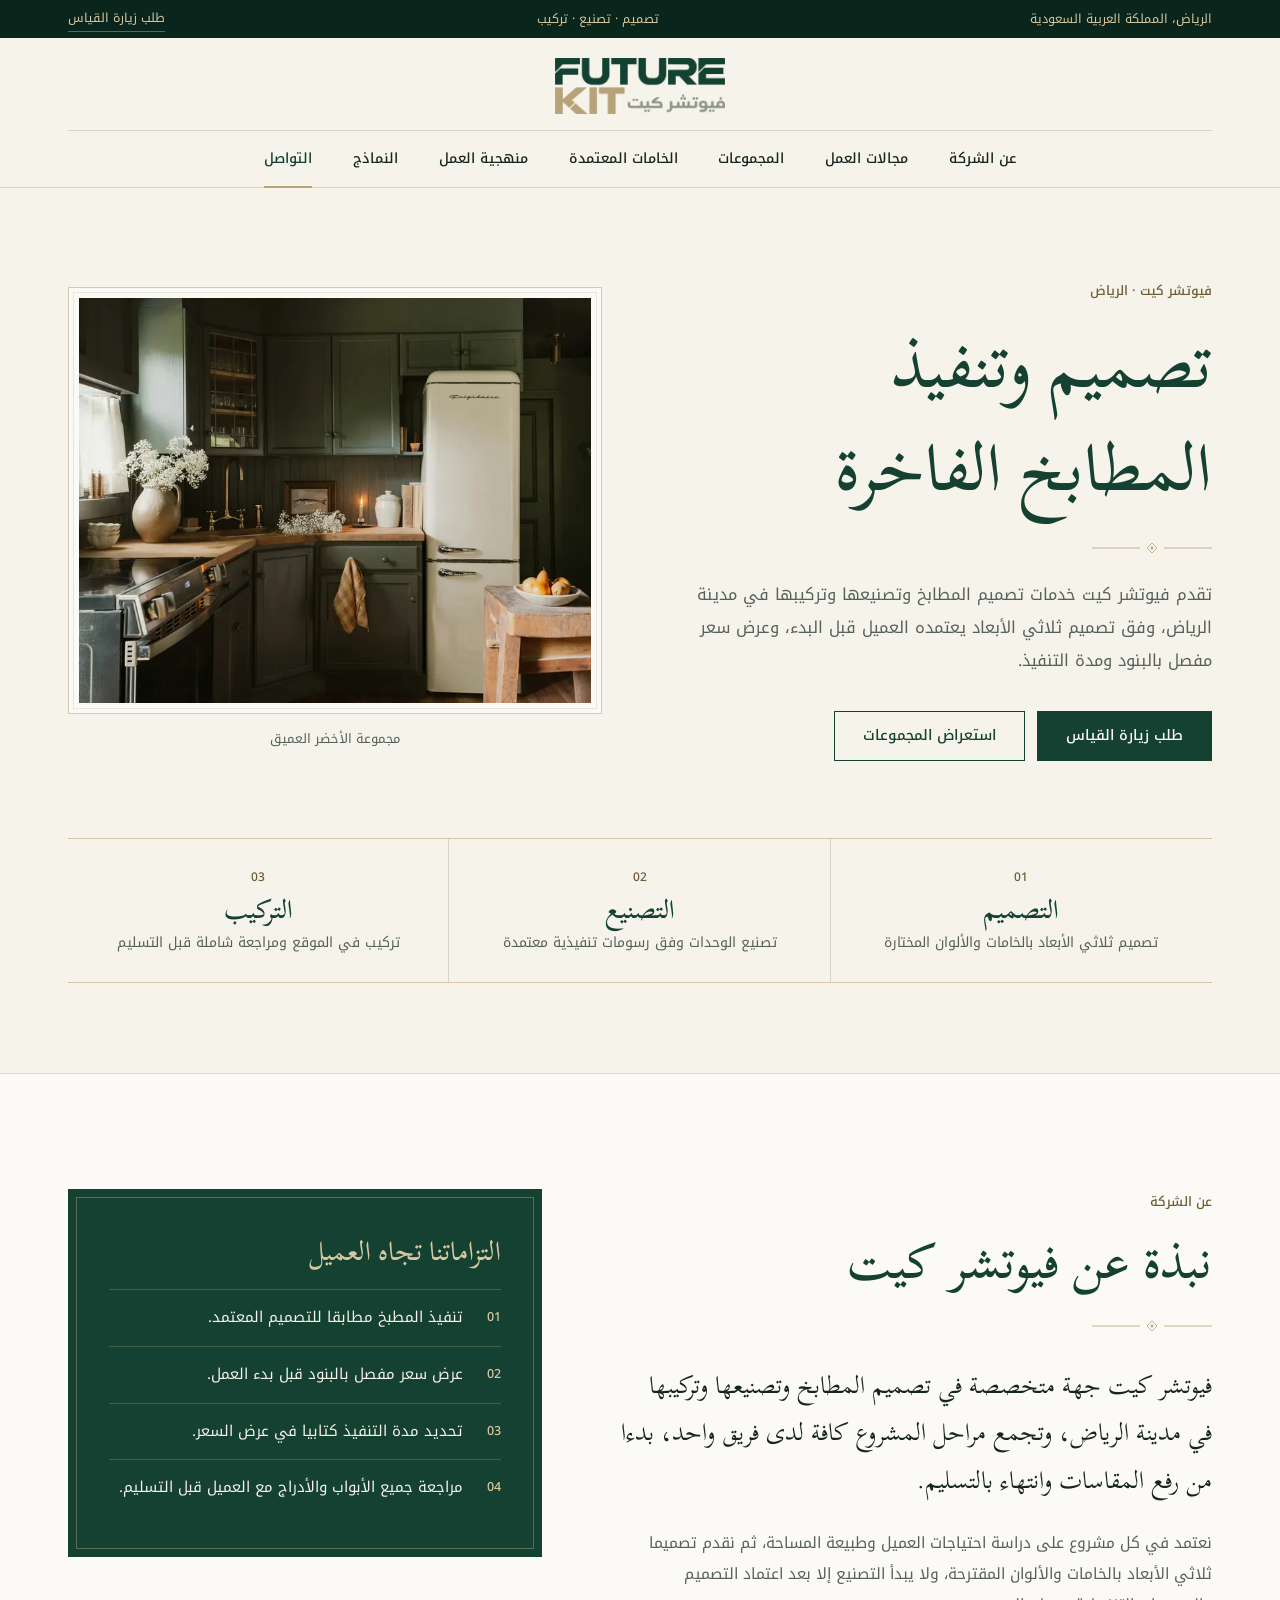
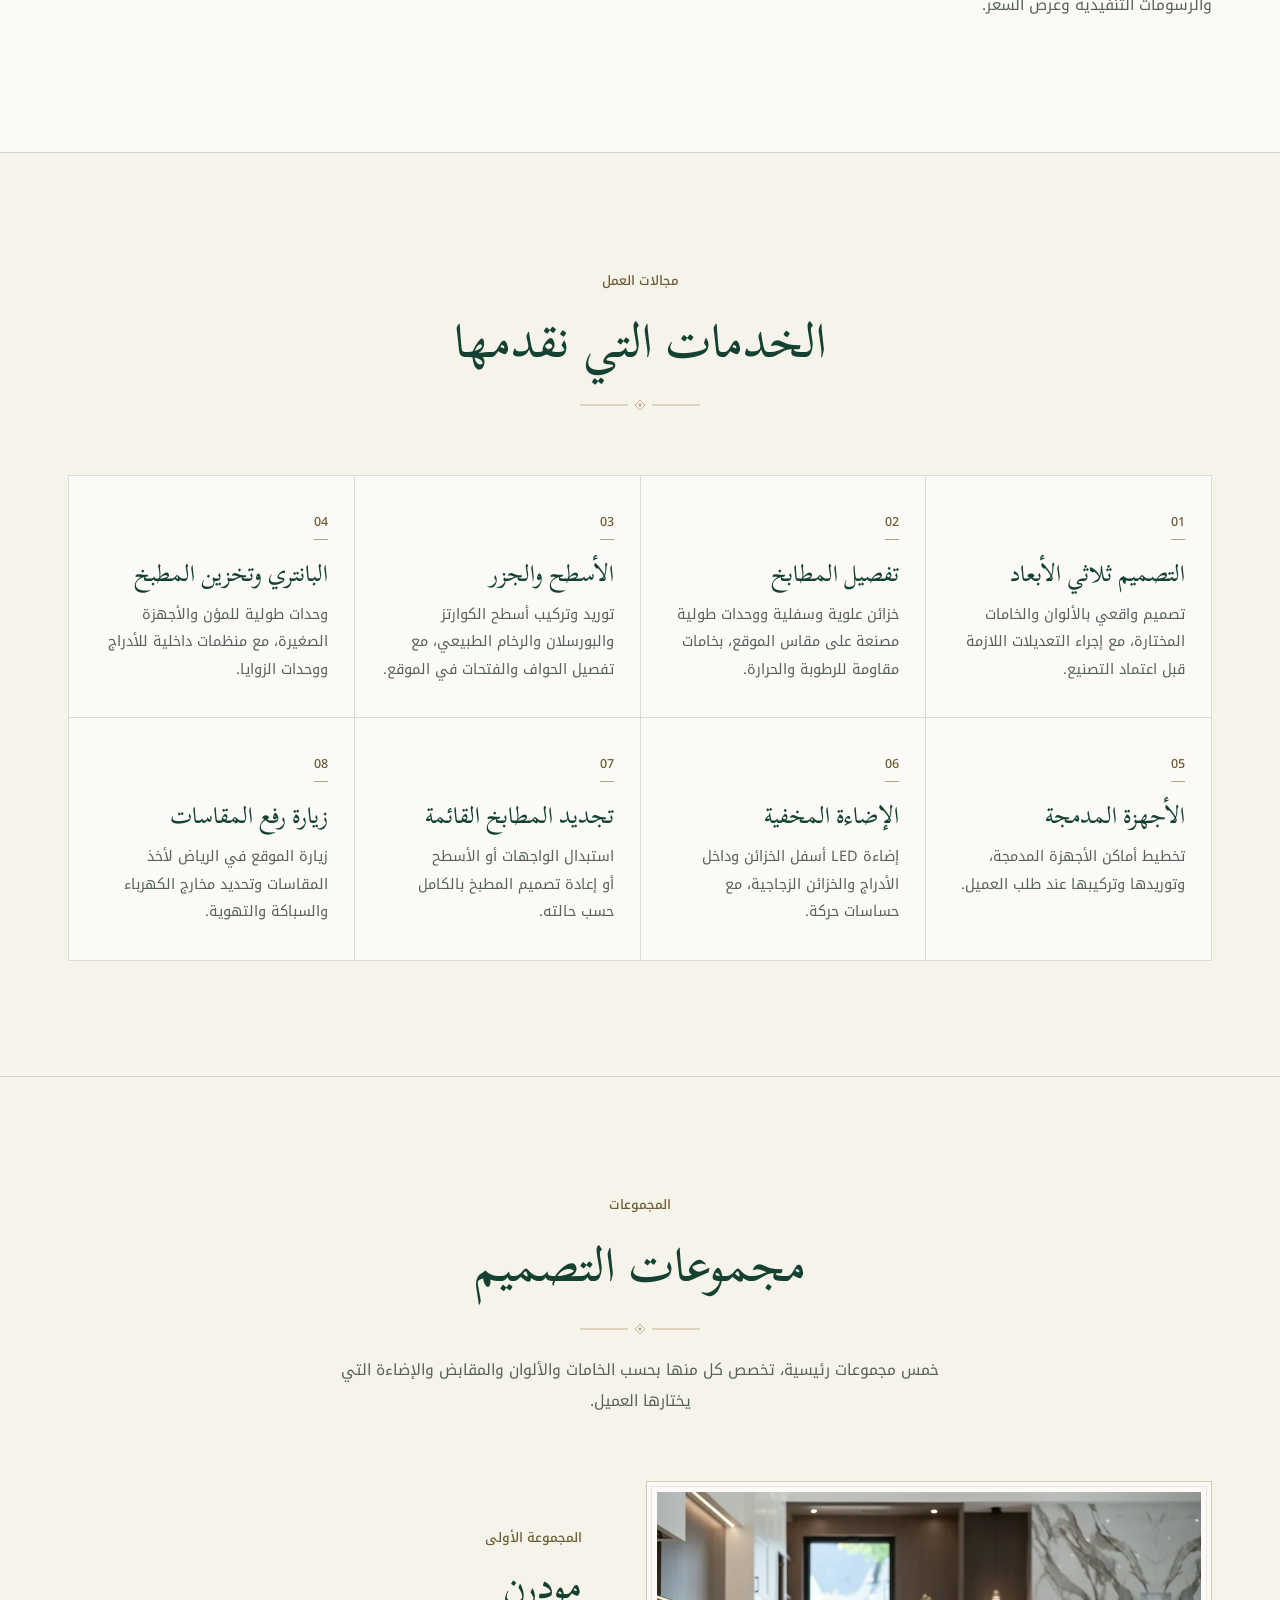
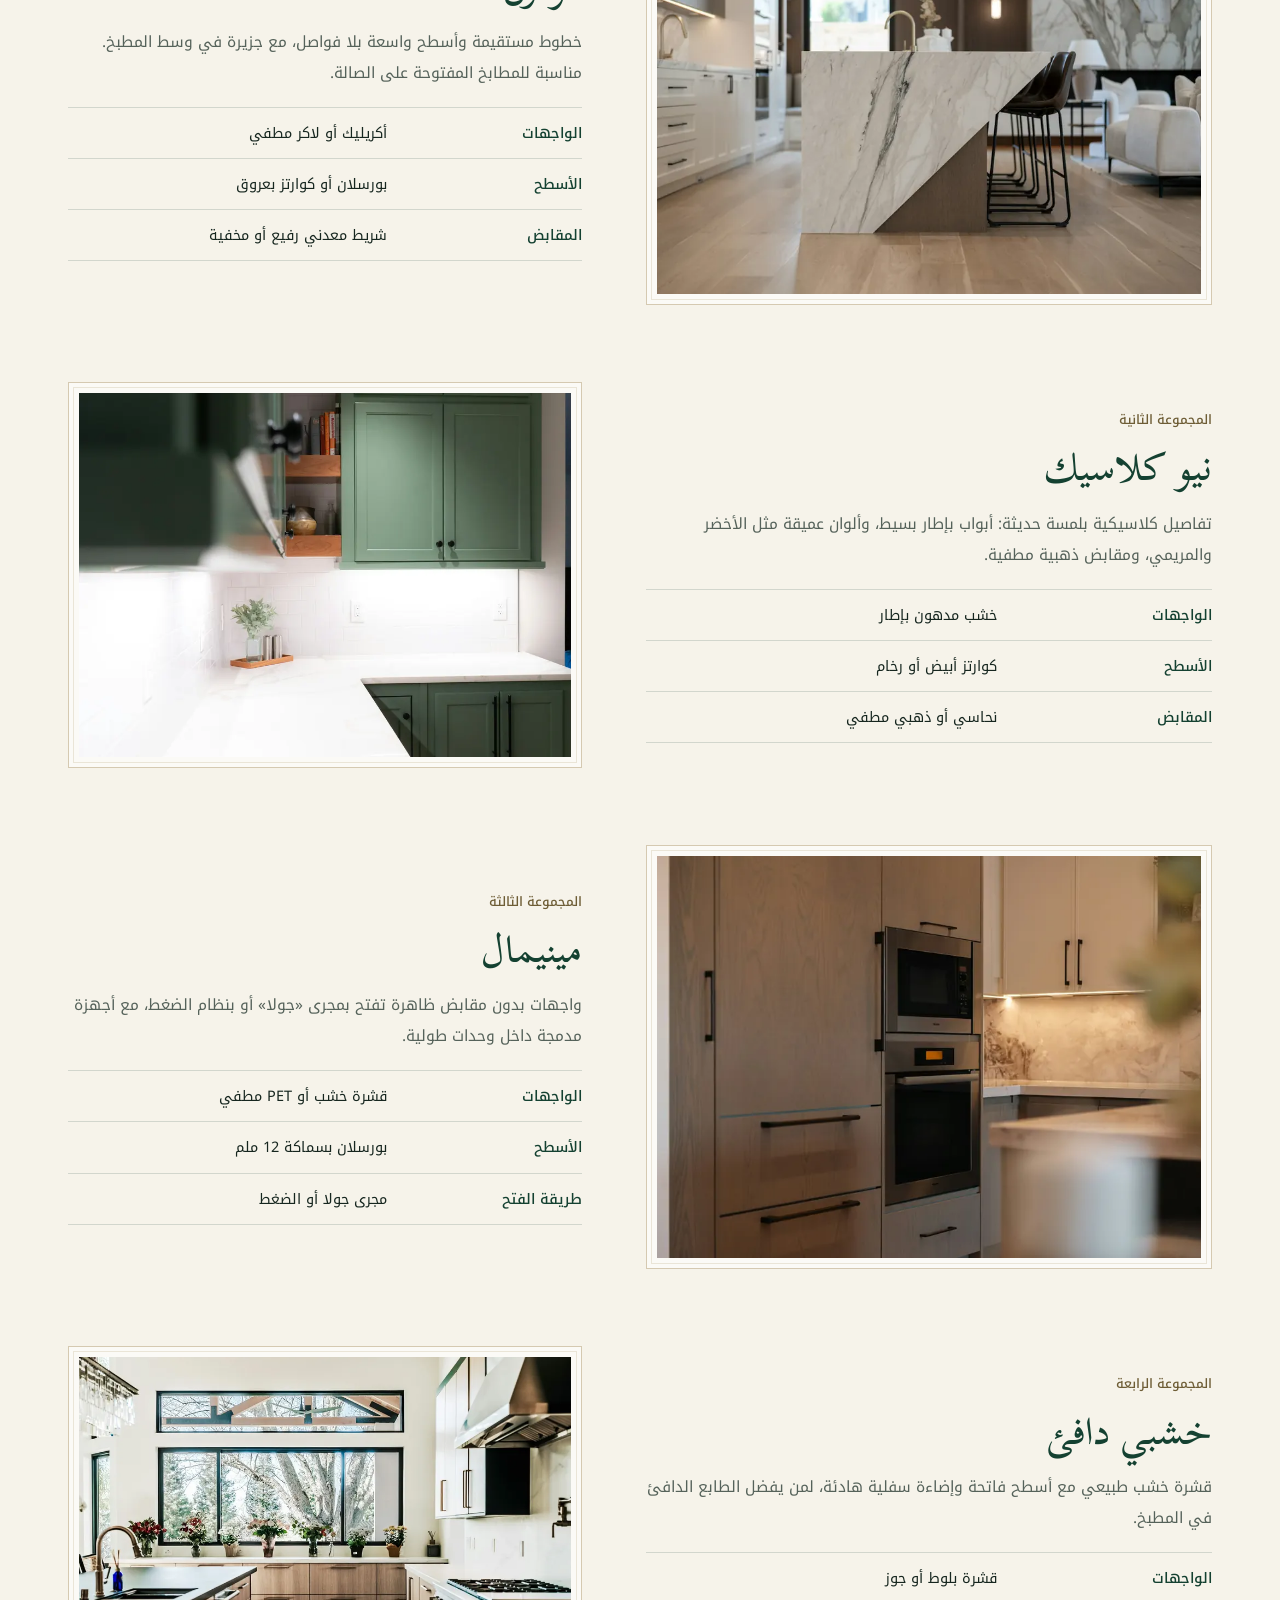
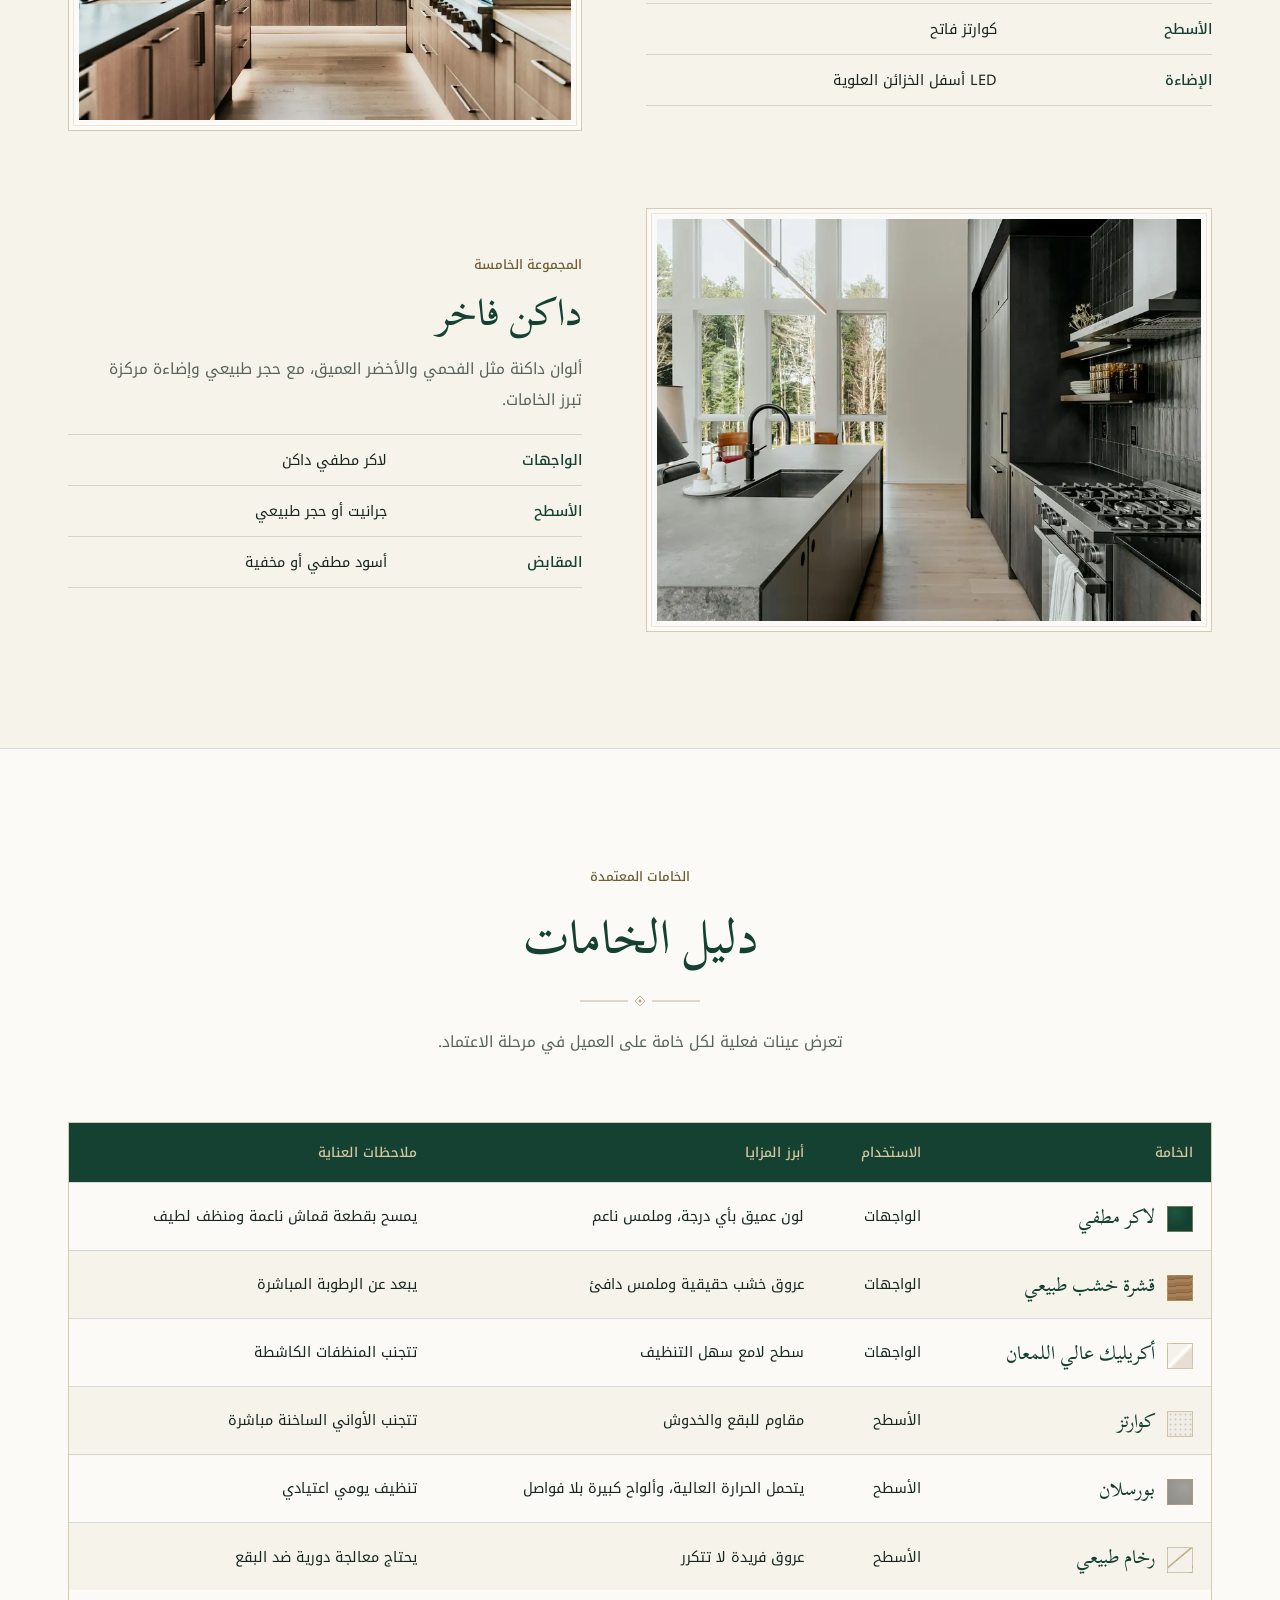
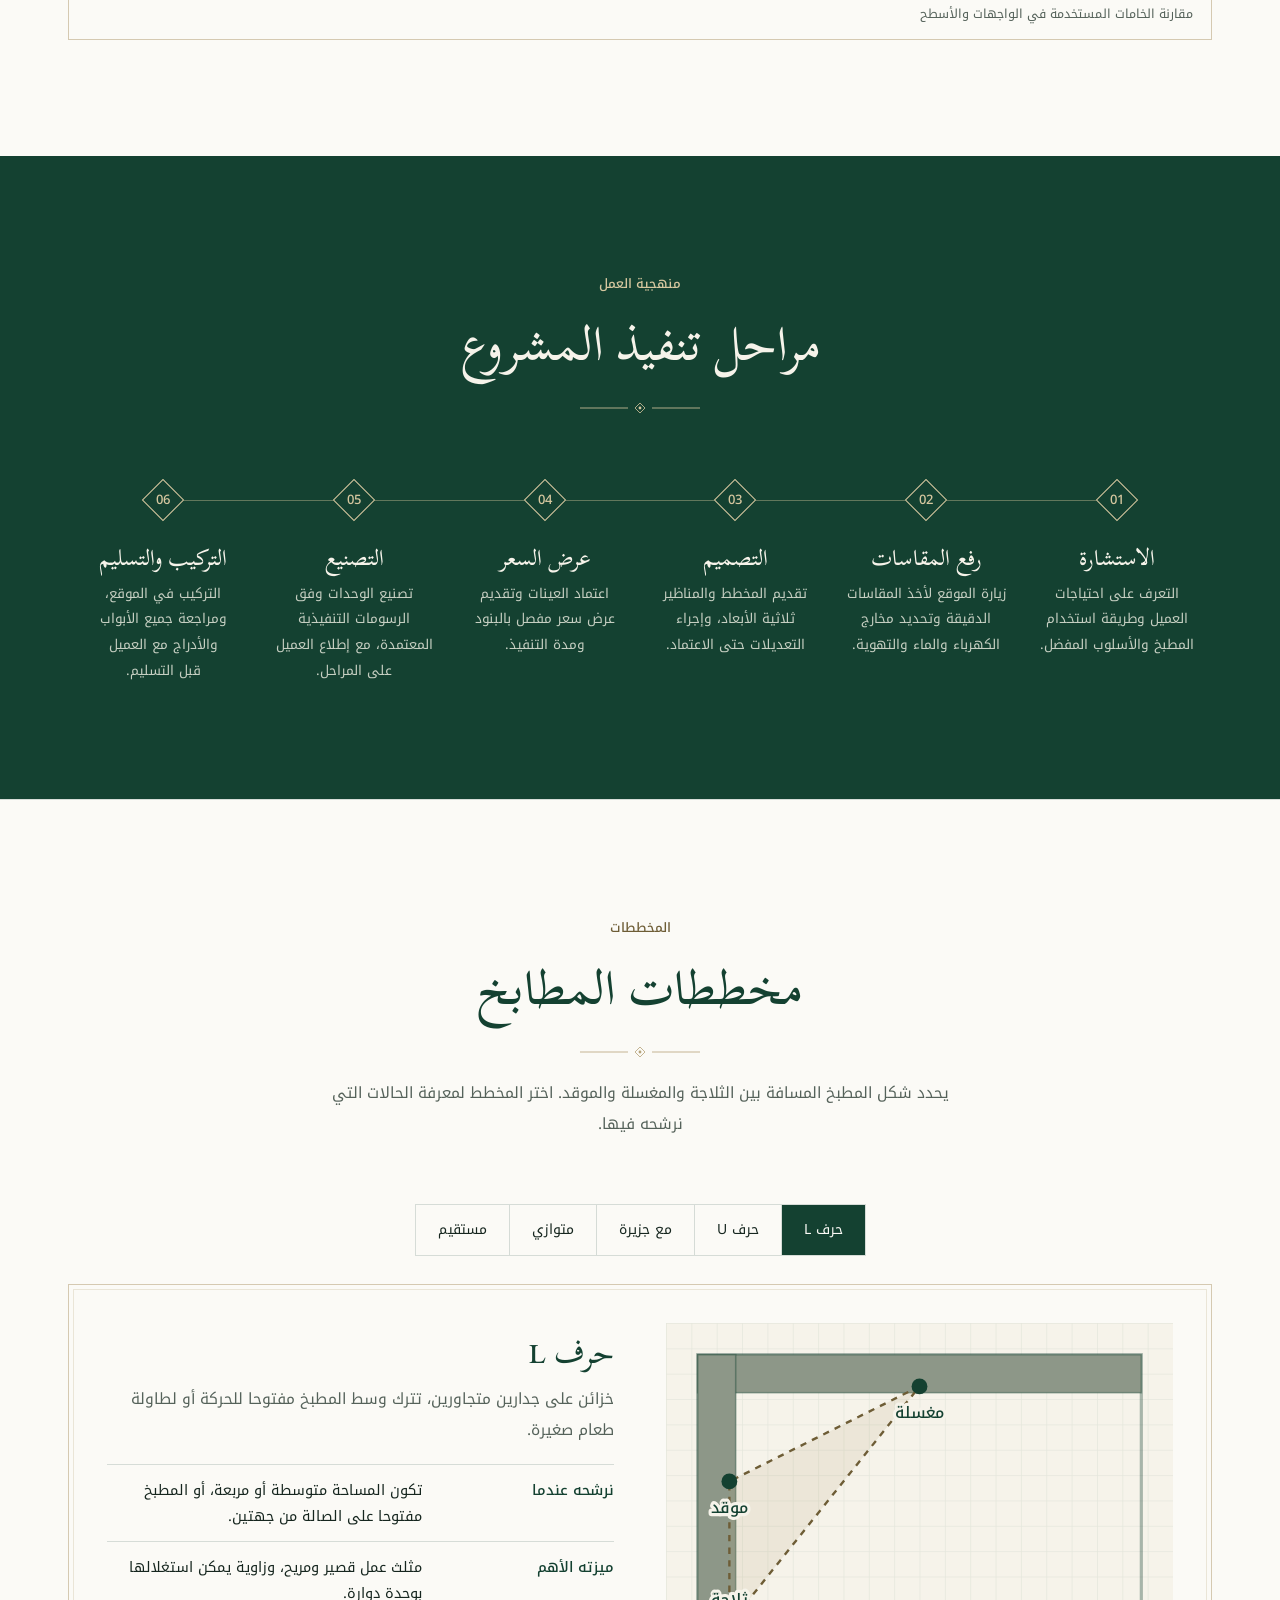
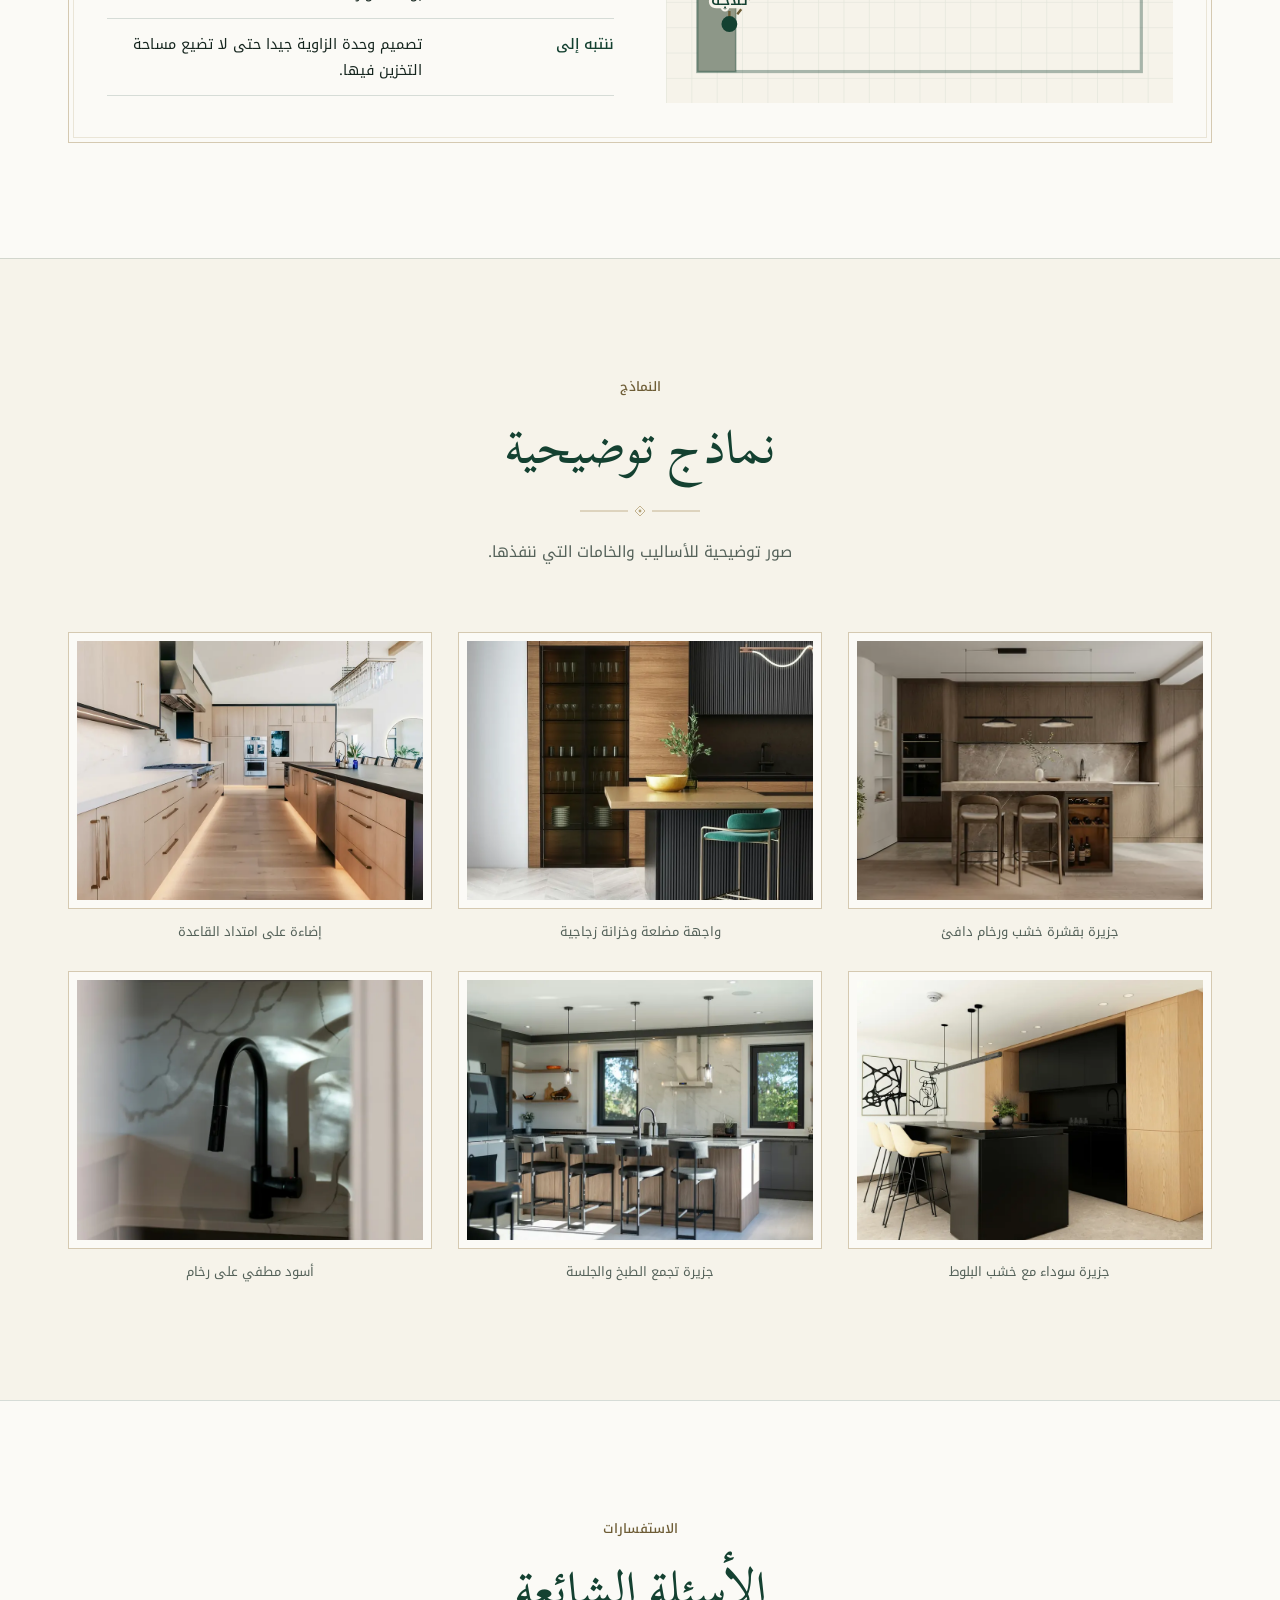
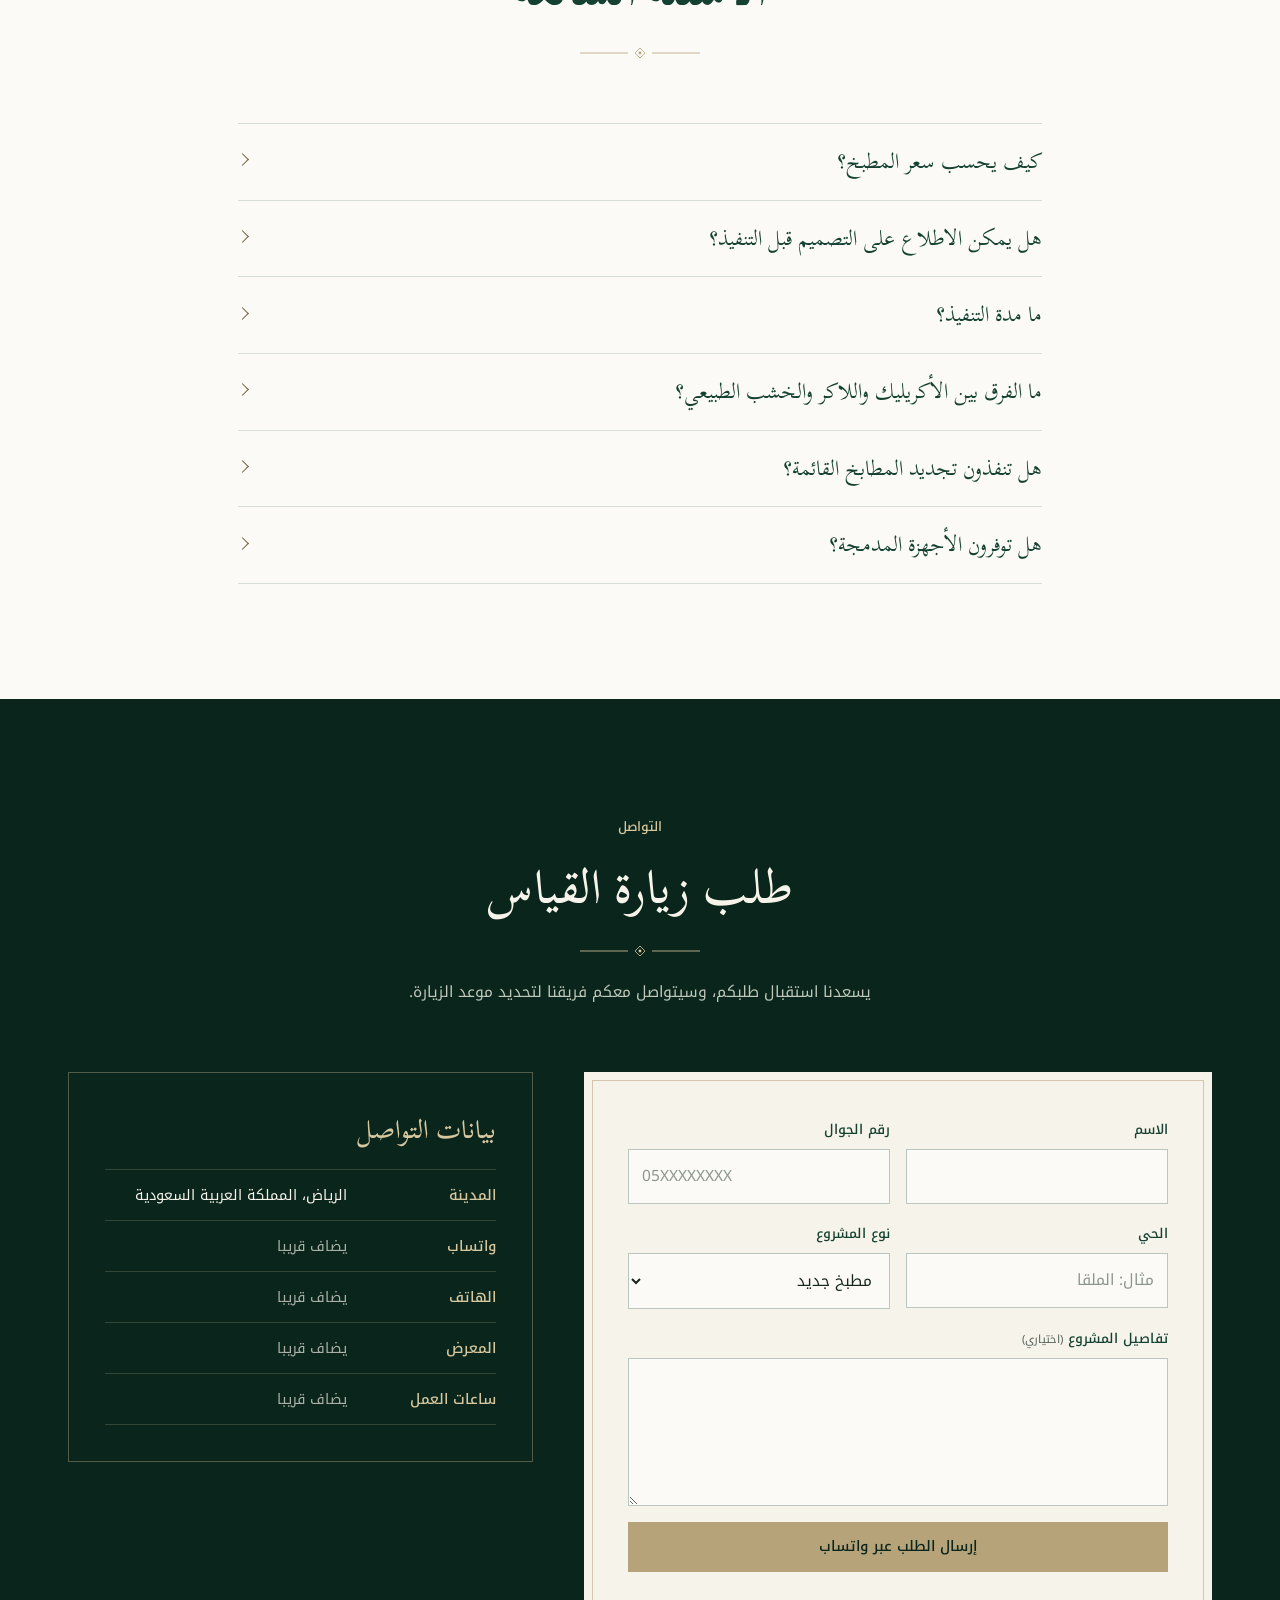
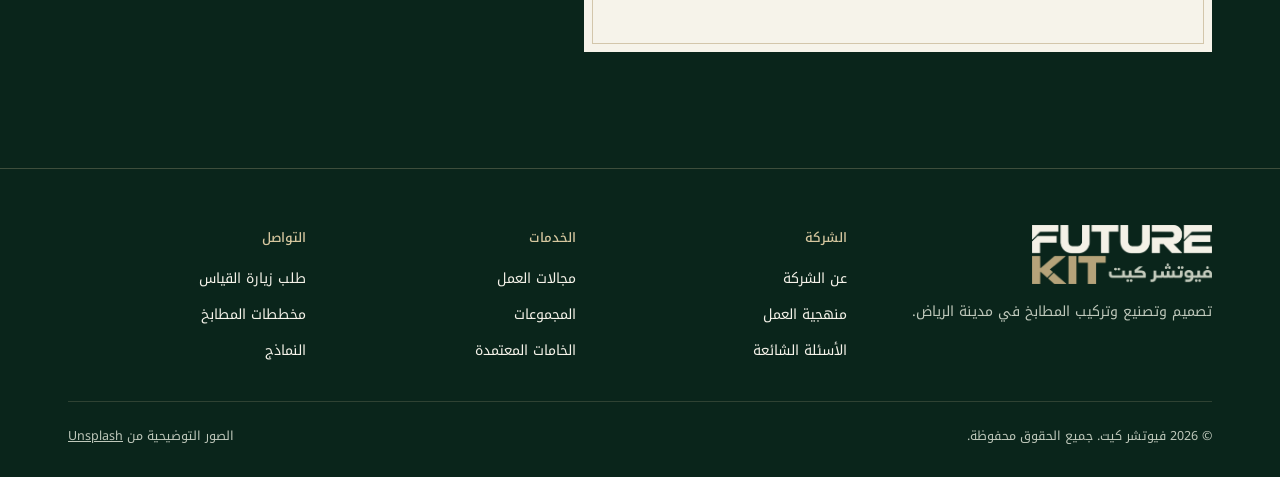
<file: v3/index.html>
<!doctype html>
<html lang="ar" dir="rtl" class="no-js">
<head>
<meta charset="utf-8">
<meta name="viewport" content="width=device-width, initial-scale=1, viewport-fit=cover">
<title>فيوتشر كيت | تصميم وتنفيذ المطابخ الفاخرة في الرياض</title>
<meta name="description" content="فيوتشر كيت متخصصة في تصميم وتصنيع وتركيب المطابخ الفاخرة في مدينة الرياض، وفق تصميم ثلاثي الأبعاد معتمد وعرض سعر مفصل.">
<meta name="theme-color" content="#144131">
<meta name="robots" content="noindex">
<link rel="canonical" href="https://az212z.github.io/future-kit-riyadh/v3/">
<meta property="og:type" content="website">
<meta property="og:locale" content="ar_SA">
<meta property="og:title" content="فيوتشر كيت | تصميم وتنفيذ المطابخ الفاخرة">
<meta property="og:description" content="تصميم وتصنيع وتركيب المطابخ الفاخرة في الرياض.">
<meta property="og:image" content="https://az212z.github.io/future-kit-riyadh/assets/og.jpg">
<meta name="twitter:card" content="summary_large_image">
<link rel="icon" type="image/png" href="../assets/favicon.png">
<link rel="apple-touch-icon" href="../assets/apple-touch-icon.png">
<link rel="preconnect" href="https://fonts.googleapis.com">
<link rel="preconnect" href="https://fonts.gstatic.com" crossorigin>
<link href="https://fonts.googleapis.com/css2?family=Scheherazade+New:wght@400;500;700&family=Noto+Kufi+Arabic:wght@300;400;500;600&display=swap" rel="stylesheet">
<link rel="preload" as="image" href="../assets/img/hero.webp" imagesrcset="../assets/img/hero-sm.webp 900w, ../assets/img/hero.webp 1800w" imagesizes="(max-width: 980px) 100vw, 50vw" fetchpriority="high">
<link rel="stylesheet" href="v3.css">
<script>document.documentElement.classList.replace("no-js","js");</script>
<script type="application/ld+json">
{"@context":"https://schema.org","@type":"HomeAndConstructionBusiness","name":"فيوتشر كيت | FUTURE KIT","description":"تصميم وتصنيع وتركيب المطابخ","areaServed":"الرياض","address":{"@type":"PostalAddress","addressLocality":"الرياض","addressCountry":"SA"},"image":"https://az212z.github.io/future-kit-riyadh/assets/og.jpg"}
</script>
</head>
<body>
<a class="skip" href="#main">انتقل إلى المحتوى</a>

<svg width="0" height="0" style="position:absolute" aria-hidden="true">
  <symbol id="orn" viewBox="0 0 120 12"><path d="M0 6H48M72 6H120" stroke="currentColor" stroke-width=".8"/><path d="M60 1l5 5-5 5-5-5z" fill="none" stroke="currentColor" stroke-width=".8"/><circle cx="60" cy="6" r="1.4" fill="currentColor"/></symbol>
</svg>

<!-- UTILITY BAR -->
<div class="util">
  <div class="wrap util-row">
    <p>الرياض، المملكة العربية السعودية</p>
    <p class="util-mid">تصميم · تصنيع · تركيب</p>
    <a href="#request">طلب زيارة القياس</a>
  </div>
</div>

<!-- HEADER -->
<header class="hd" id="hd">
  <div class="wrap hd-in">
    <a href="#top" class="hd-logo" aria-label="فيوتشر كيت، الصفحة الرئيسية"><img src="../assets/logo.webp" alt="FUTURE KIT فيوتشر كيت" width="1522" height="499"></a>
    <button class="nav-btn" id="nav-btn" aria-expanded="false" aria-controls="nav"><span class="nb-ic"><i></i><i></i><i></i></span><span class="nb-lbl">القائمة</span></button>
    <nav class="nav" id="nav" aria-label="القائمة الرئيسية">
      <a href="#about">عن الشركة</a>
      <a href="#services">مجالات العمل</a>
      <a href="#collections">المجموعات</a>
      <a href="#materials">الخامات المعتمدة</a>
      <a href="#method">منهجية العمل</a>
      <a href="#gallery">النماذج</a>
      <a href="#request">التواصل</a>
    </nav>
  </div>
</header>
<div class="hd-space" aria-hidden="true"></div>

<main id="main">

<!-- HERO -->
<section class="hero" id="top" aria-labelledby="hero-t">
  <div class="wrap hero-g">
    <div class="hero-txt">
      <p class="label rv">فيوتشر كيت · الرياض</p>
      <h1 id="hero-t" class="rv">تصميم وتنفيذ<br>المطابخ الفاخرة</h1>
      <svg class="orn rv" aria-hidden="true"><use href="#orn"/></svg>
      <p class="hero-p rv">تقدم فيوتشر كيت خدمات تصميم المطابخ وتصنيعها وتركيبها في مدينة الرياض، وفق تصميم ثلاثي الأبعاد يعتمده العميل قبل البدء، وعرض سعر مفصل بالبنود ومدة التنفيذ.</p>
      <div class="hero-a rv">
        <a href="#request" class="btn btn-green">طلب زيارة القياس</a>
        <a href="#collections" class="btn btn-ghost">استعراض المجموعات</a>
      </div>
    </div>
    <figure class="hero-fig rv">
      <div class="frame"><img src="../assets/img/hero.webp" srcset="../assets/img/hero-sm.webp 900w, ../assets/img/hero.webp 1800w" sizes="(max-width: 980px) 100vw, 50vw" alt="مطبخ بخزائن خضراء داكنة وسطح خشبي وإضاءة دافئة" width="1800" height="1200" fetchpriority="high"></div>
      <figcaption>مجموعة الأخضر العميق</figcaption>
    </figure>
  </div>
  <div class="wrap">
    <ul class="pillars" aria-label="خدماتنا الرئيسية">
      <li class="rv"><span>01</span><b>التصميم</b><p>تصميم ثلاثي الأبعاد بالخامات والألوان المختارة</p></li>
      <li class="rv"><span>02</span><b>التصنيع</b><p>تصنيع الوحدات وفق رسومات تنفيذية معتمدة</p></li>
      <li class="rv"><span>03</span><b>التركيب</b><p>تركيب في الموقع ومراجعة شاملة قبل التسليم</p></li>
    </ul>
  </div>
</section>

<!-- ABOUT -->
<section class="sec about" id="about" aria-labelledby="about-t">
  <div class="wrap about-g">
    <div class="about-txt">
      <header class="sh sh-start">
        <p class="label rv">عن الشركة</p>
        <h2 id="about-t" class="rv">نبذة عن فيوتشر كيت</h2>
        <svg class="orn rv" aria-hidden="true"><use href="#orn"/></svg>
      </header>
      <p class="lead rv">فيوتشر كيت جهة متخصصة في تصميم المطابخ وتصنيعها وتركيبها في مدينة الرياض، وتجمع مراحل المشروع كافة لدى فريق واحد، بدءا من رفع المقاسات وانتهاء بالتسليم.</p>
      <p class="rv">نعتمد في كل مشروع على دراسة احتياجات العميل وطبيعة المساحة، ثم نقدم تصميما ثلاثي الأبعاد بالخامات والألوان المقترحة، ولا يبدأ التصنيع إلا بعد اعتماد التصميم والرسومات التنفيذية وعرض السعر.</p>
    </div>
    <aside class="commit rv" aria-labelledby="commit-t">
      <h3 id="commit-t">التزاماتنا تجاه العميل</h3>
      <ol>
        <li><span>01</span>تنفيذ المطبخ مطابقا للتصميم المعتمد.</li>
        <li><span>02</span>عرض سعر مفصل بالبنود قبل بدء العمل.</li>
        <li><span>03</span>تحديد مدة التنفيذ كتابيا في عرض السعر.</li>
        <li><span>04</span>مراجعة جميع الأبواب والأدراج مع العميل قبل التسليم.</li>
      </ol>
    </aside>
  </div>
</section>

<!-- SERVICES -->
<section class="sec services" id="services" aria-labelledby="svc-t">
  <div class="wrap">
    <header class="sh">
      <p class="label rv">مجالات العمل</p>
      <h2 id="svc-t" class="rv">الخدمات التي نقدمها</h2>
      <svg class="orn rv" aria-hidden="true"><use href="#orn"/></svg>
    </header>
    <div class="svc-g">
      <article class="svc rv"><span class="svc-n">01</span><h3>التصميم ثلاثي الأبعاد</h3><p>تصميم واقعي بالألوان والخامات المختارة، مع إجراء التعديلات اللازمة قبل اعتماد التصنيع.</p></article>
      <article class="svc rv"><span class="svc-n">02</span><h3>تفصيل المطابخ</h3><p>خزائن علوية وسفلية ووحدات طولية مصنعة على مقاس الموقع، بخامات مقاومة للرطوبة والحرارة.</p></article>
      <article class="svc rv"><span class="svc-n">03</span><h3>الأسطح والجزر</h3><p>توريد وتركيب أسطح الكوارتز والبورسلان والرخام الطبيعي، مع تفصيل الحواف والفتحات في الموقع.</p></article>
      <article class="svc rv"><span class="svc-n">04</span><h3>البانتري وتخزين المطبخ</h3><p>وحدات طولية للمؤن والأجهزة الصغيرة، مع منظمات داخلية للأدراج ووحدات الزوايا.</p></article>
      <article class="svc rv"><span class="svc-n">05</span><h3>الأجهزة المدمجة</h3><p>تخطيط أماكن الأجهزة المدمجة، وتوريدها وتركيبها عند طلب العميل.</p></article>
      <article class="svc rv"><span class="svc-n">06</span><h3>الإضاءة المخفية</h3><p>إضاءة LED أسفل الخزائن وداخل الأدراج والخزائن الزجاجية، مع حساسات حركة.</p></article>
      <article class="svc rv"><span class="svc-n">07</span><h3>تجديد المطابخ القائمة</h3><p>استبدال الواجهات أو الأسطح أو إعادة تصميم المطبخ بالكامل حسب حالته.</p></article>
      <article class="svc rv"><span class="svc-n">08</span><h3>زيارة رفع المقاسات</h3><p>زيارة الموقع في الرياض لأخذ المقاسات وتحديد مخارج الكهرباء والسباكة والتهوية.</p></article>
    </div>
  </div>
</section>

<!-- COLLECTIONS -->
<section class="sec coll" id="collections" aria-labelledby="coll-t">
  <div class="wrap">
    <header class="sh">
      <p class="label rv">المجموعات</p>
      <h2 id="coll-t" class="rv">مجموعات التصميم</h2>
      <svg class="orn rv" aria-hidden="true"><use href="#orn"/></svg>
      <p class="sh-sub rv">خمس مجموعات رئيسية، تخصص كل منها بحسب الخامات والألوان والمقابض والإضاءة التي يختارها العميل.</p>
    </header>
    <div class="cat">
      <article class="ci rv">
        <div class="ci-img frame"><img src="../assets/img/marble-island-sm.webp" srcset="../assets/img/marble-island-sm.webp 900w, ../assets/img/marble-island.webp 1800w" sizes="(max-width:980px) 100vw, 50vw" alt="مطبخ مودرن بجزيرة رخامية" loading="lazy" width="900" height="600"></div>
        <div class="ci-b"><span class="ci-n">المجموعة الأولى</span><h3>مودرن</h3><p>خطوط مستقيمة وأسطح واسعة بلا فواصل، مع جزيرة في وسط المطبخ. مناسبة للمطابخ المفتوحة على الصالة.</p>
          <table class="spec"><tbody><tr><th scope="row">الواجهات</th><td>أكريليك أو لاكر مطفي</td></tr><tr><th scope="row">الأسطح</th><td>بورسلان أو كوارتز بعروق</td></tr><tr><th scope="row">المقابض</th><td>شريط معدني رفيع أو مخفية</td></tr></tbody></table></div>
      </article>
      <article class="ci rv">
        <div class="ci-img frame"><img src="../assets/img/green-shaker-sm.webp" alt="خزائن خضراء بإطار كلاسيكي وسطح أبيض" loading="lazy" width="900" height="1350"></div>
        <div class="ci-b"><span class="ci-n">المجموعة الثانية</span><h3>نيو كلاسيك</h3><p>تفاصيل كلاسيكية بلمسة حديثة: أبواب بإطار بسيط، وألوان عميقة مثل الأخضر والمريمي، ومقابض ذهبية مطفية.</p>
          <table class="spec"><tbody><tr><th scope="row">الواجهات</th><td>خشب مدهون بإطار</td></tr><tr><th scope="row">الأسطح</th><td>كوارتز أبيض أو رخام</td></tr><tr><th scope="row">المقابض</th><td>نحاسي أو ذهبي مطفي</td></tr></tbody></table></div>
      </article>
      <article class="ci rv">
        <div class="ci-img frame"><img src="../assets/img/builtin-sm.webp" alt="وحدات خشبية بلا مقابض وأفران مدمجة" loading="lazy" width="900" height="600"></div>
        <div class="ci-b"><span class="ci-n">المجموعة الثالثة</span><h3>مينيمال</h3><p>واجهات بدون مقابض ظاهرة تفتح بمجرى «جولا» أو بنظام الضغط، مع أجهزة مدمجة داخل وحدات طولية.</p>
          <table class="spec"><tbody><tr><th scope="row">الواجهات</th><td>قشرة خشب أو PET مطفي</td></tr><tr><th scope="row">الأسطح</th><td>بورسلان بسماكة 12 ملم</td></tr><tr><th scope="row">طريقة الفتح</th><td>مجرى جولا أو الضغط</td></tr></tbody></table></div>
      </article>
      <article class="ci rv">
        <div class="ci-img frame"><img src="../assets/img/window-wood-sm.webp" alt="مطبخ بخزائن خشبية ونافذة واسعة" loading="lazy" width="900" height="720"></div>
        <div class="ci-b"><span class="ci-n">المجموعة الرابعة</span><h3>خشبي دافئ</h3><p>قشرة خشب طبيعي مع أسطح فاتحة وإضاءة سفلية هادئة، لمن يفضل الطابع الدافئ في المطبخ.</p>
          <table class="spec"><tbody><tr><th scope="row">الواجهات</th><td>قشرة بلوط أو جوز</td></tr><tr><th scope="row">الأسطح</th><td>كوارتز فاتح</td></tr><tr><th scope="row">الإضاءة</th><td>LED أسفل الخزائن العلوية</td></tr></tbody></table></div>
      </article>
      <article class="ci rv">
        <div class="ci-img frame"><img src="../assets/img/dark-stone-sm.webp" alt="مطبخ داكن بجزيرة حجرية" loading="lazy" width="900" height="600"></div>
        <div class="ci-b"><span class="ci-n">المجموعة الخامسة</span><h3>داكن فاخر</h3><p>ألوان داكنة مثل الفحمي والأخضر العميق، مع حجر طبيعي وإضاءة مركزة تبرز الخامات.</p>
          <table class="spec"><tbody><tr><th scope="row">الواجهات</th><td>لاكر مطفي داكن</td></tr><tr><th scope="row">الأسطح</th><td>جرانيت أو حجر طبيعي</td></tr><tr><th scope="row">المقابض</th><td>أسود مطفي أو مخفية</td></tr></tbody></table></div>
      </article>
    </div>
  </div>
</section>

<!-- MATERIALS -->
<section class="sec mat" id="materials" aria-labelledby="mat-t">
  <div class="wrap">
    <header class="sh">
      <p class="label rv">الخامات المعتمدة</p>
      <h2 id="mat-t" class="rv">دليل الخامات</h2>
      <svg class="orn rv" aria-hidden="true"><use href="#orn"/></svg>
      <p class="sh-sub rv">تعرض عينات فعلية لكل خامة على العميل في مرحلة الاعتماد.</p>
    </header>
    <div class="tbl-wrap rv" role="region" aria-labelledby="mat-cap" tabindex="0">
      <table class="tbl">
        <caption id="mat-cap">مقارنة الخامات المستخدمة في الواجهات والأسطح</caption>
        <thead><tr><th scope="col">الخامة</th><th scope="col">الاستخدام</th><th scope="col">أبرز المزايا</th><th scope="col">ملاحظات العناية</th></tr></thead>
        <tbody>
          <tr><th scope="row"><i class="sw sw-lacquer" aria-hidden="true"></i>لاكر مطفي</th><td data-label="الاستخدام">الواجهات</td><td data-label="أبرز المزايا">لون عميق بأي درجة، وملمس ناعم</td><td data-label="ملاحظات العناية">يمسح بقطعة قماش ناعمة ومنظف لطيف</td></tr>
          <tr><th scope="row"><i class="sw sw-wood" aria-hidden="true"></i>قشرة خشب طبيعي</th><td data-label="الاستخدام">الواجهات</td><td data-label="أبرز المزايا">عروق خشب حقيقية وملمس دافئ</td><td data-label="ملاحظات العناية">يبعد عن الرطوبة المباشرة</td></tr>
          <tr><th scope="row"><i class="sw sw-acrylic" aria-hidden="true"></i>أكريليك عالي اللمعان</th><td data-label="الاستخدام">الواجهات</td><td data-label="أبرز المزايا">سطح لامع سهل التنظيف</td><td data-label="ملاحظات العناية">تتجنب المنظفات الكاشطة</td></tr>
          <tr><th scope="row"><i class="sw sw-quartz" aria-hidden="true"></i>كوارتز</th><td data-label="الاستخدام">الأسطح</td><td data-label="أبرز المزايا">مقاوم للبقع والخدوش</td><td data-label="ملاحظات العناية">تتجنب الأواني الساخنة مباشرة</td></tr>
          <tr><th scope="row"><i class="sw sw-porcelain" aria-hidden="true"></i>بورسلان</th><td data-label="الاستخدام">الأسطح</td><td data-label="أبرز المزايا">يتحمل الحرارة العالية، وألواح كبيرة بلا فواصل</td><td data-label="ملاحظات العناية">تنظيف يومي اعتيادي</td></tr>
          <tr><th scope="row"><i class="sw sw-marble" aria-hidden="true"></i>رخام طبيعي</th><td data-label="الاستخدام">الأسطح</td><td data-label="أبرز المزايا">عروق فريدة لا تتكرر</td><td data-label="ملاحظات العناية">يحتاج معالجة دورية ضد البقع</td></tr>
        </tbody>
      </table>
    </div>
  </div>
</section>

<!-- METHOD -->
<section class="sec method" id="method" aria-labelledby="method-t">
  <div class="wrap">
    <header class="sh">
      <p class="label light rv">منهجية العمل</p>
      <h2 id="method-t" class="rv">مراحل تنفيذ المشروع</h2>
      <svg class="orn light rv" aria-hidden="true"><use href="#orn"/></svg>
    </header>
    <ol class="steps">
      <li class="rv"><span class="st-n">01</span><h3>الاستشارة</h3><p>التعرف على احتياجات العميل وطريقة استخدام المطبخ والأسلوب المفضل.</p></li>
      <li class="rv"><span class="st-n">02</span><h3>رفع المقاسات</h3><p>زيارة الموقع لأخذ المقاسات الدقيقة وتحديد مخارج الكهرباء والماء والتهوية.</p></li>
      <li class="rv"><span class="st-n">03</span><h3>التصميم</h3><p>تقديم المخطط والمناظير ثلاثية الأبعاد، وإجراء التعديلات حتى الاعتماد.</p></li>
      <li class="rv"><span class="st-n">04</span><h3>عرض السعر</h3><p>اعتماد العينات وتقديم عرض سعر مفصل بالبنود ومدة التنفيذ.</p></li>
      <li class="rv"><span class="st-n">05</span><h3>التصنيع</h3><p>تصنيع الوحدات وفق الرسومات التنفيذية المعتمدة، مع إطلاع العميل على المراحل.</p></li>
      <li class="rv"><span class="st-n">06</span><h3>التركيب والتسليم</h3><p>التركيب في الموقع، ومراجعة جميع الأبواب والأدراج مع العميل قبل التسليم.</p></li>
    </ol>
  </div>
</section>


<!-- LAYOUTS -->
<section class="sec lay" id="layouts" aria-labelledby="lay-t">
  <div class="wrap">
    <header class="sh">
      <p class="label rv">المخططات</p>
      <h2 id="lay-t" class="rv">مخططات المطابخ</h2>
      <svg class="orn rv" aria-hidden="true"><use href="#orn"/></svg>
      <p class="sh-sub rv">يحدد شكل المطبخ المسافة بين الثلاجة والمغسلة والموقد. اختر المخطط لمعرفة الحالات التي نرشحه فيها.</p>
    </header>
    <div class="lay-list" role="tablist" aria-label="مخططات المطابخ">
      <button role="tab" aria-selected="true" data-lay="L" id="lt-L" aria-controls="lay-detail">حرف L</button>
      <button role="tab" aria-selected="false" data-lay="U" id="lt-U" aria-controls="lay-detail" tabindex="-1">حرف U</button>
      <button role="tab" aria-selected="false" data-lay="I" id="lt-I" aria-controls="lay-detail" tabindex="-1">مع جزيرة</button>
      <button role="tab" aria-selected="false" data-lay="P" id="lt-P" aria-controls="lay-detail" tabindex="-1">متوازي</button>
      <button role="tab" aria-selected="false" data-lay="S" id="lt-S" aria-controls="lay-detail" tabindex="-1">مستقيم</button>
    </div>
    <div class="lay-detail frame" id="lay-detail" role="tabpanel" aria-live="polite">
      <div class="lay-plan"><svg viewBox="0 0 320 240" id="lay-svg" role="img" aria-labelledby="lay-svg-t"><title id="lay-svg-t">مخطط المطبخ المختار من الأعلى</title>
            <defs><pattern id="grid" width="16" height="16" patternUnits="userSpaceOnUse"><path d="M16 0H0V16" fill="none" stroke="rgba(216,201,163,.07)" stroke-width="1"/></pattern></defs>
            <rect x="0" y="0" width="320" height="240" fill="url(#grid)"/>
            <rect x="20" y="20" width="280" height="200" fill="none" stroke="rgba(244,241,231,.35)" stroke-width="2"/>
            <g id="lay-shapes"></g>
            <path id="lay-tri" fill="rgba(182,163,121,.14)" stroke="#B6A379" stroke-width="1.5" stroke-dasharray="4 4"/>
            <g id="lay-dots"></g>
          </svg></div>
      <div class="lay-info">
        <h3 id="lay-name">حرف L</h3>
        <p id="lay-desc"></p>
        <table class="spec"><tbody>
          <tr><th scope="row">نرشحه عندما</th><td id="lay-fit"></td></tr>
          <tr><th scope="row">ميزته الأهم</th><td id="lay-pro"></td></tr>
          <tr><th scope="row">ننتبه إلى</th><td id="lay-care"></td></tr>
        </tbody></table>
      </div>
    </div>
  </div>
</section>

<!-- GALLERY -->
<section class="sec gal" id="gallery" aria-labelledby="gal-t">
  <div class="wrap">
    <header class="sh">
      <p class="label rv">النماذج</p>
      <h2 id="gal-t" class="rv">نماذج توضيحية</h2>
      <svg class="orn rv" aria-hidden="true"><use href="#orn"/></svg>
      <p class="sh-sub rv">صور توضيحية للأساليب والخامات التي ننفذها.</p>
    </header>
    <div class="gal-g">
      <figure class="g rv"><button type="button" data-full="../assets/img/warm-island.webp" aria-label="تكبير الصورة: جزيرة بقشرة خشب"><img src="../assets/img/warm-island-sm.webp" alt="مطبخ خشبي بجزيرة ورف نبيذ مدمج" loading="lazy"></button><figcaption>جزيرة بقشرة خشب ورخام دافئ</figcaption></figure>
      <figure class="g rv"><button type="button" data-full="../assets/img/fluted.webp" aria-label="تكبير الصورة: واجهة مضلعة"><img src="../assets/img/fluted-sm.webp" alt="جزيرة بواجهة مضلعة داكنة وخزانة زجاجية" loading="lazy"></button><figcaption>واجهة مضلعة وخزانة زجاجية</figcaption></figure>
      <figure class="g rv"><button type="button" data-full="../assets/img/wood-light.webp" aria-label="تكبير الصورة: إضاءة سفلية"><img src="../assets/img/wood-light-sm.webp" alt="مطبخ بإضاءة LED أسفل الوحدات" loading="lazy"></button><figcaption>إضاءة على امتداد القاعدة</figcaption></figure>
      <figure class="g rv"><button type="button" data-full="../assets/img/black-oak.webp" aria-label="تكبير الصورة: جزيرة سوداء"><img src="../assets/img/black-oak-sm.webp" alt="مطبخ بجزيرة سوداء وخزائن بلوط" loading="lazy"></button><figcaption>جزيرة سوداء مع خشب البلوط</figcaption></figure>
      <figure class="g rv"><button type="button" data-full="../assets/img/island-dark.webp" aria-label="تكبير الصورة: جزيرة وجلسة"><img src="../assets/img/island-dark-sm.webp" alt="مطبخ بجزيرة خشبية وكراسي داكنة" loading="lazy"></button><figcaption>جزيرة تجمع الطبخ والجلسة</figcaption></figure>
      <figure class="g rv"><button type="button" data-full="../assets/img/faucet-marble.webp" aria-label="تكبير الصورة: رخام"><img src="../assets/img/faucet-marble-sm.webp" alt="خلاط أسود مطفي أمام رخام بعروق" loading="lazy"></button><figcaption>أسود مطفي على رخام</figcaption></figure>
    </div>
  </div>
</section>

<!-- FAQ -->
<section class="sec faq" id="faq" aria-labelledby="faq-t">
  <div class="wrap faq-w">
    <header class="sh">
      <p class="label rv">الاستفسارات</p>
      <h2 id="faq-t" class="rv">الأسئلة الشائعة</h2>
      <svg class="orn rv" aria-hidden="true"><use href="#orn"/></svg>
    </header>
    <div class="acc">
      <details><summary>كيف يحسب سعر المطبخ؟</summary><p>يعتمد السعر على الطول الإجمالي للوحدات، ونوع خامة الواجهات والهيكل، ونوع السطح، والإكسسوارات مثل الأدراج الداخلية والإضاءة. وبعد رفع المقاسات واعتماد التصميم يستلم العميل عرضا مفصلا بكل بند.</p></details>
      <details><summary>هل يمكن الاطلاع على التصميم قبل التنفيذ؟</summary><p>نعم. نقدم تصميما ثلاثي الأبعاد بالألوان والخامات المختارة، ولا يبدأ التصنيع إلا بعد الاعتماد النهائي للتصميم والرسومات.</p></details>
      <details><summary>ما مدة التنفيذ؟</summary><p>تختلف المدة بحسب حجم المطبخ ونوع الخامات وتوفرها، وتحدد كتابيا في عرض السعر قبل البدء.</p></details>
      <details><summary>ما الفرق بين الأكريليك واللاكر والخشب الطبيعي؟</summary><p>الأكريليك لامع وسهل التنظيف، واللاكر يعطي لونا مطفيا عميقا بأي درجة، وقشرة الخشب الطبيعي تمنح دفئا وملمسا حقيقيا. وتعرض العينات على العميل لاختيار الأنسب.</p></details>
      <details><summary>هل تنفذون تجديد المطابخ القائمة؟</summary><p>نعم، يمكن استبدال الواجهات أو الأسطح فقط، أو إعادة تصميم المطبخ بالكامل، ويقيم الوضع الحالي في زيارة الموقع.</p></details>
      <details><summary>هل توفرون الأجهزة المدمجة؟</summary><p>نعم، نخطط أماكن الأجهزة في التصميم، ويمكننا توريدها وتركيبها عند الطلب، أو تركيب أجهزتك الحالية بعد مطابقة مقاساتها.</p></details>
    </div>
  </div>
</section>

<!-- REQUEST -->
<section class="sec req" id="request" aria-labelledby="req-t">
  <div class="wrap">
    <header class="sh">
      <p class="label light rv">التواصل</p>
      <h2 id="req-t" class="rv">طلب زيارة القياس</h2>
      <svg class="orn light rv" aria-hidden="true"><use href="#orn"/></svg>
      <p class="sh-sub rv">يسعدنا استقبال طلبكم، وسيتواصل معكم فريقنا لتحديد موعد الزيارة.</p>
    </header>
    <div class="req-g">
      <form class="rf" id="contact-form" novalidate>
        <div class="rf-row">
          <label class="f"><span>الاسم</span><input name="name" autocomplete="name" required></label>
          <label class="f"><span>رقم الجوال</span><input name="phone" type="tel" inputmode="tel" autocomplete="tel" dir="ltr" placeholder="05XXXXXXXX" required></label>
        </div>
        <div class="rf-row">
          <label class="f"><span>الحي</span><input name="district" placeholder="مثال: الملقا"></label>
          <label class="f"><span>نوع المشروع</span><select name="type"><option>مطبخ جديد</option><option>تجديد مطبخ قائم</option><option>تغيير الواجهات أو الأسطح</option><option>بانتري أو تخزين للمطبخ</option><option>أخرى</option></select></label>
        </div>
        <label class="f"><span>تفاصيل المشروع <small>(اختياري)</small></span><textarea name="msg" rows="4"></textarea></label>
        <button class="btn btn-gold btn-block" type="submit">إرسال الطلب عبر واتساب</button>
        <p class="f-status" id="f-status" role="status" aria-live="polite"></p>
      </form>
      <aside class="card" aria-labelledby="card-t">
        <h3 id="card-t">بيانات التواصل</h3>
        <table class="spec spec-light"><tbody>
          <tr><th scope="row">المدينة</th><td>الرياض، المملكة العربية السعودية</td></tr>
          <tr><th scope="row">واتساب</th><td class="cfg" data-cfg="whatsapp" dir="ltr"></td></tr>
          <tr><th scope="row">الهاتف</th><td class="cfg" data-cfg="phone" dir="ltr"></td></tr>
          <tr><th scope="row">المعرض</th><td class="cfg" data-cfg="address"></td></tr>
          <tr><th scope="row">ساعات العمل</th><td class="cfg" data-cfg="hours"></td></tr>
        </tbody></table>
      </aside>
    </div>
  </div>
</section>

</main>

<footer class="ft">
  <div class="wrap">
    <div class="ft-g">
      <div class="ft-brand">
        <img src="../assets/logo-light.webp" alt="FUTURE KIT فيوتشر كيت" width="1522" height="499" loading="lazy">
        <p>تصميم وتصنيع وتركيب المطابخ في مدينة الرياض.</p>
      </div>
      <nav aria-labelledby="ft-a"><h3 id="ft-a">الشركة</h3><a href="#about">عن الشركة</a><a href="#method">منهجية العمل</a><a href="#faq">الأسئلة الشائعة</a></nav>
      <nav aria-labelledby="ft-b"><h3 id="ft-b">الخدمات</h3><a href="#services">مجالات العمل</a><a href="#collections">المجموعات</a><a href="#materials">الخامات المعتمدة</a></nav>
      <nav aria-labelledby="ft-c"><h3 id="ft-c">التواصل</h3><a href="#request">طلب زيارة القياس</a><a href="#layouts">مخططات المطابخ</a><a href="#gallery">النماذج</a></nav>
    </div>
    <div class="ft-bot">
      <p>© <span id="yr">2026</span> فيوتشر كيت. جميع الحقوق محفوظة.</p>
      <p class="credit">الصور التوضيحية من <a href="https://unsplash.com" rel="noopener" target="_blank">Unsplash</a></p>
    </div>
  </div>
</footer>

<a class="top-btn" id="top-btn" href="#top" aria-label="العودة إلى أعلى الصفحة"><svg viewBox="0 0 24 24" aria-hidden="true"><path d="M12 5v14M6 11l6-6 6 6"/></svg></a>

<div class="lb" id="lb" hidden role="dialog" aria-modal="true" aria-label="عرض الصورة">
  <button class="lb-x" aria-label="إغلاق">×</button>
  <button class="lb-p" aria-label="الصورة السابقة">›</button>
  <figure><img alt=""><figcaption></figcaption></figure>
  <button class="lb-n" aria-label="الصورة التالية">‹</button>
</div>
<div class="toast" id="toast" role="status" aria-live="polite"></div>

<script src="v3.js" defer></script>
</body>
</html>
</file>
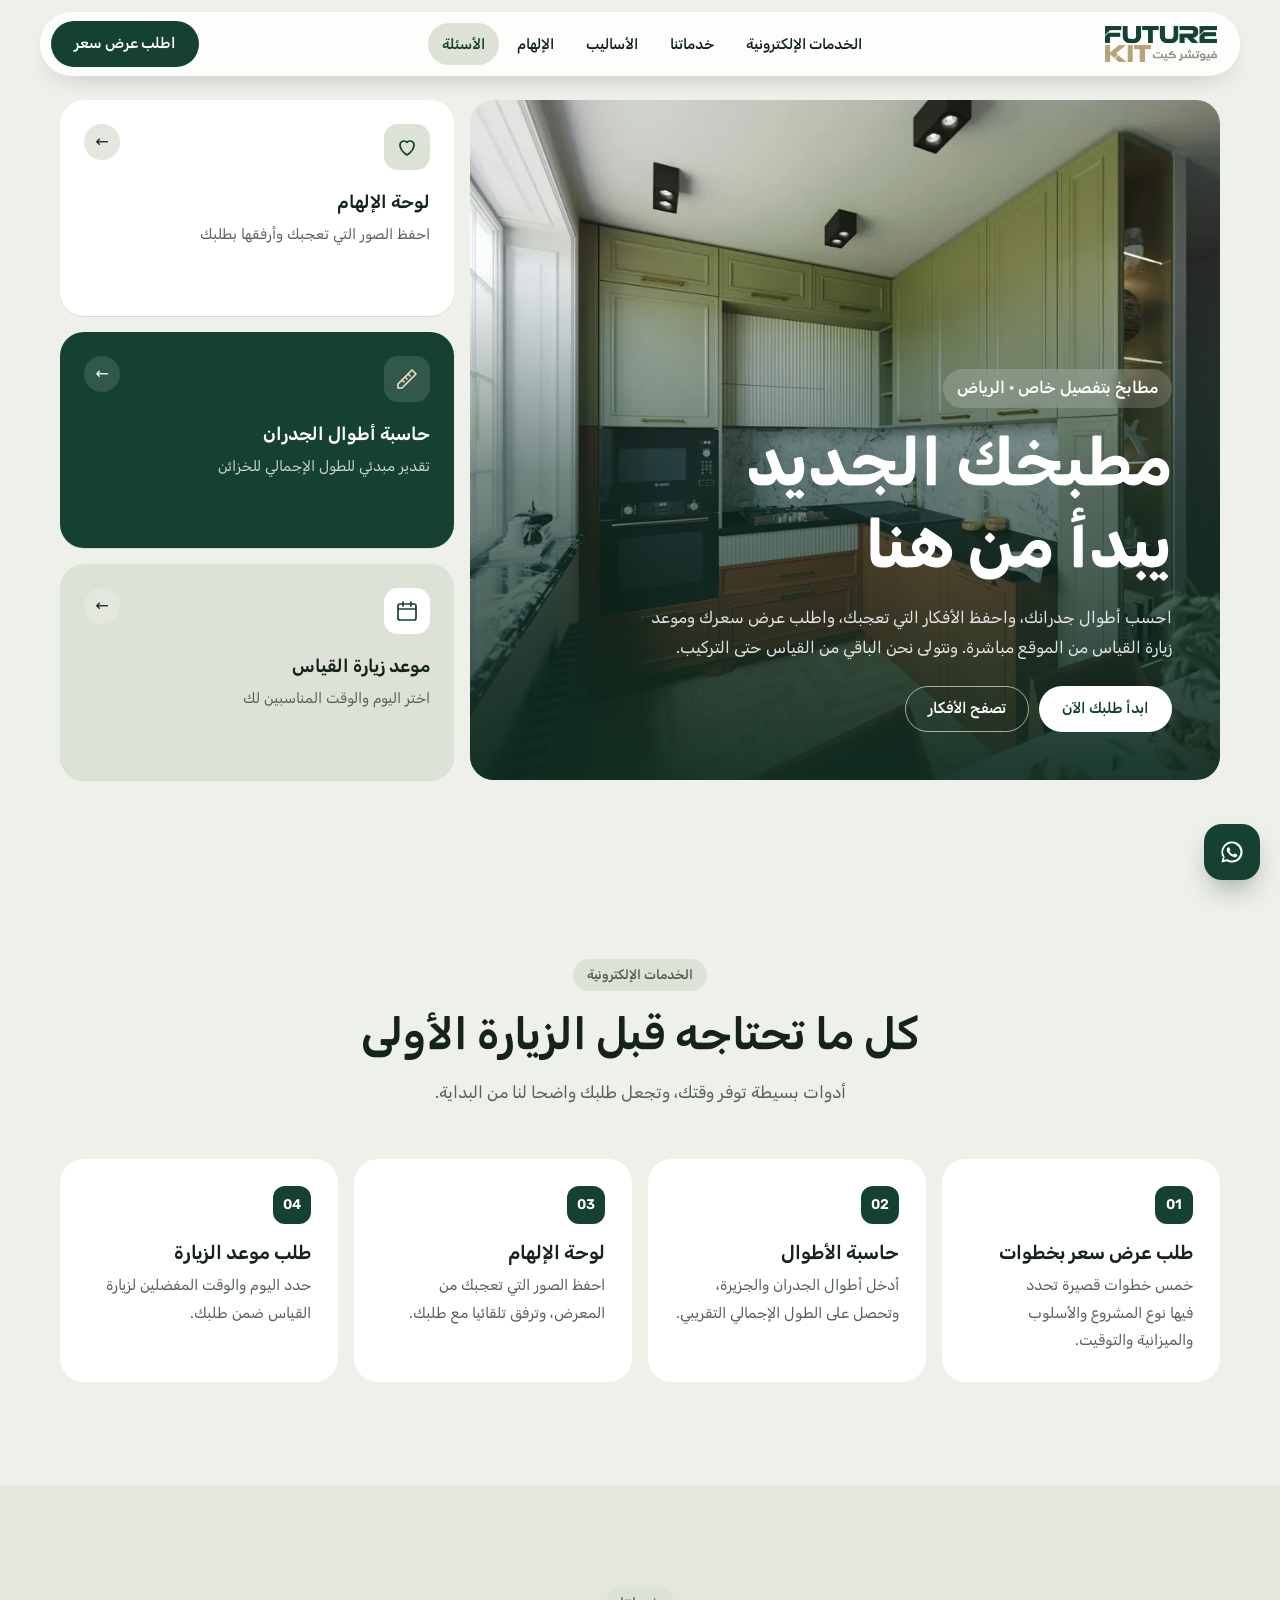
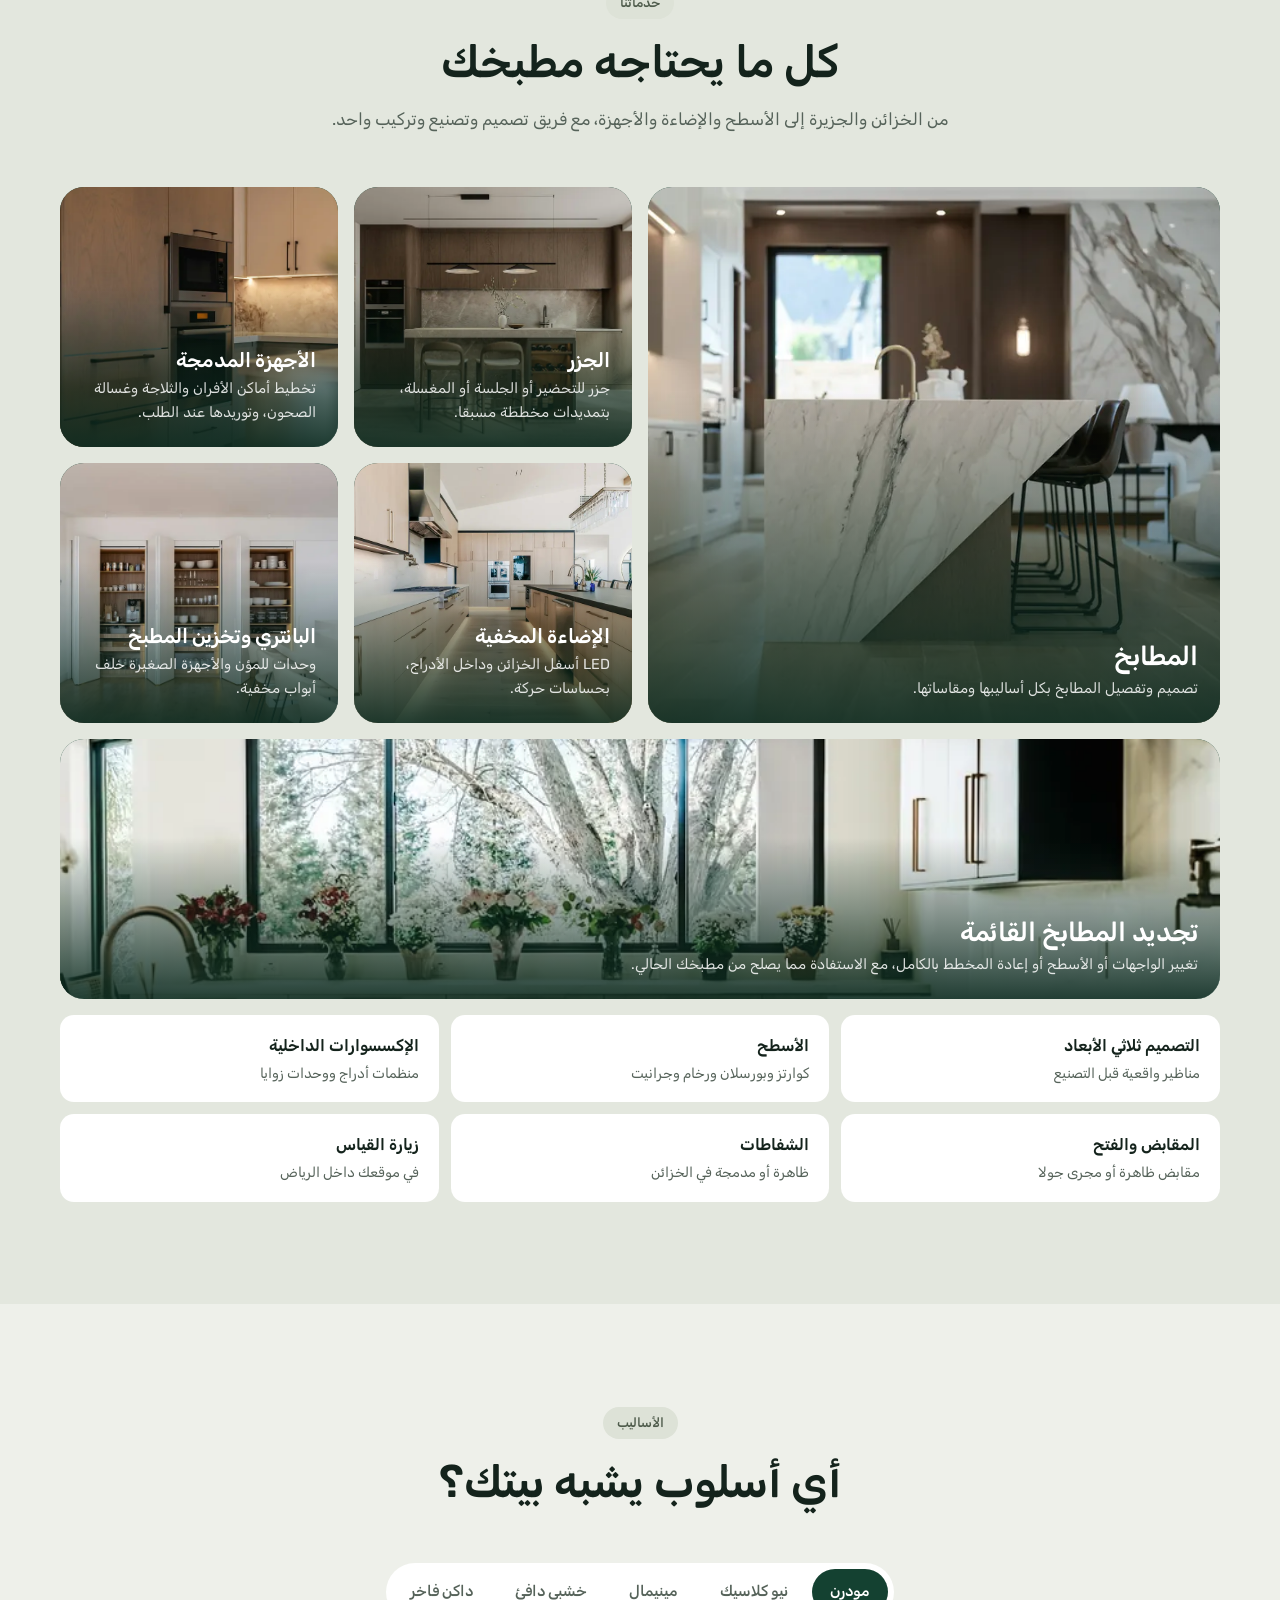
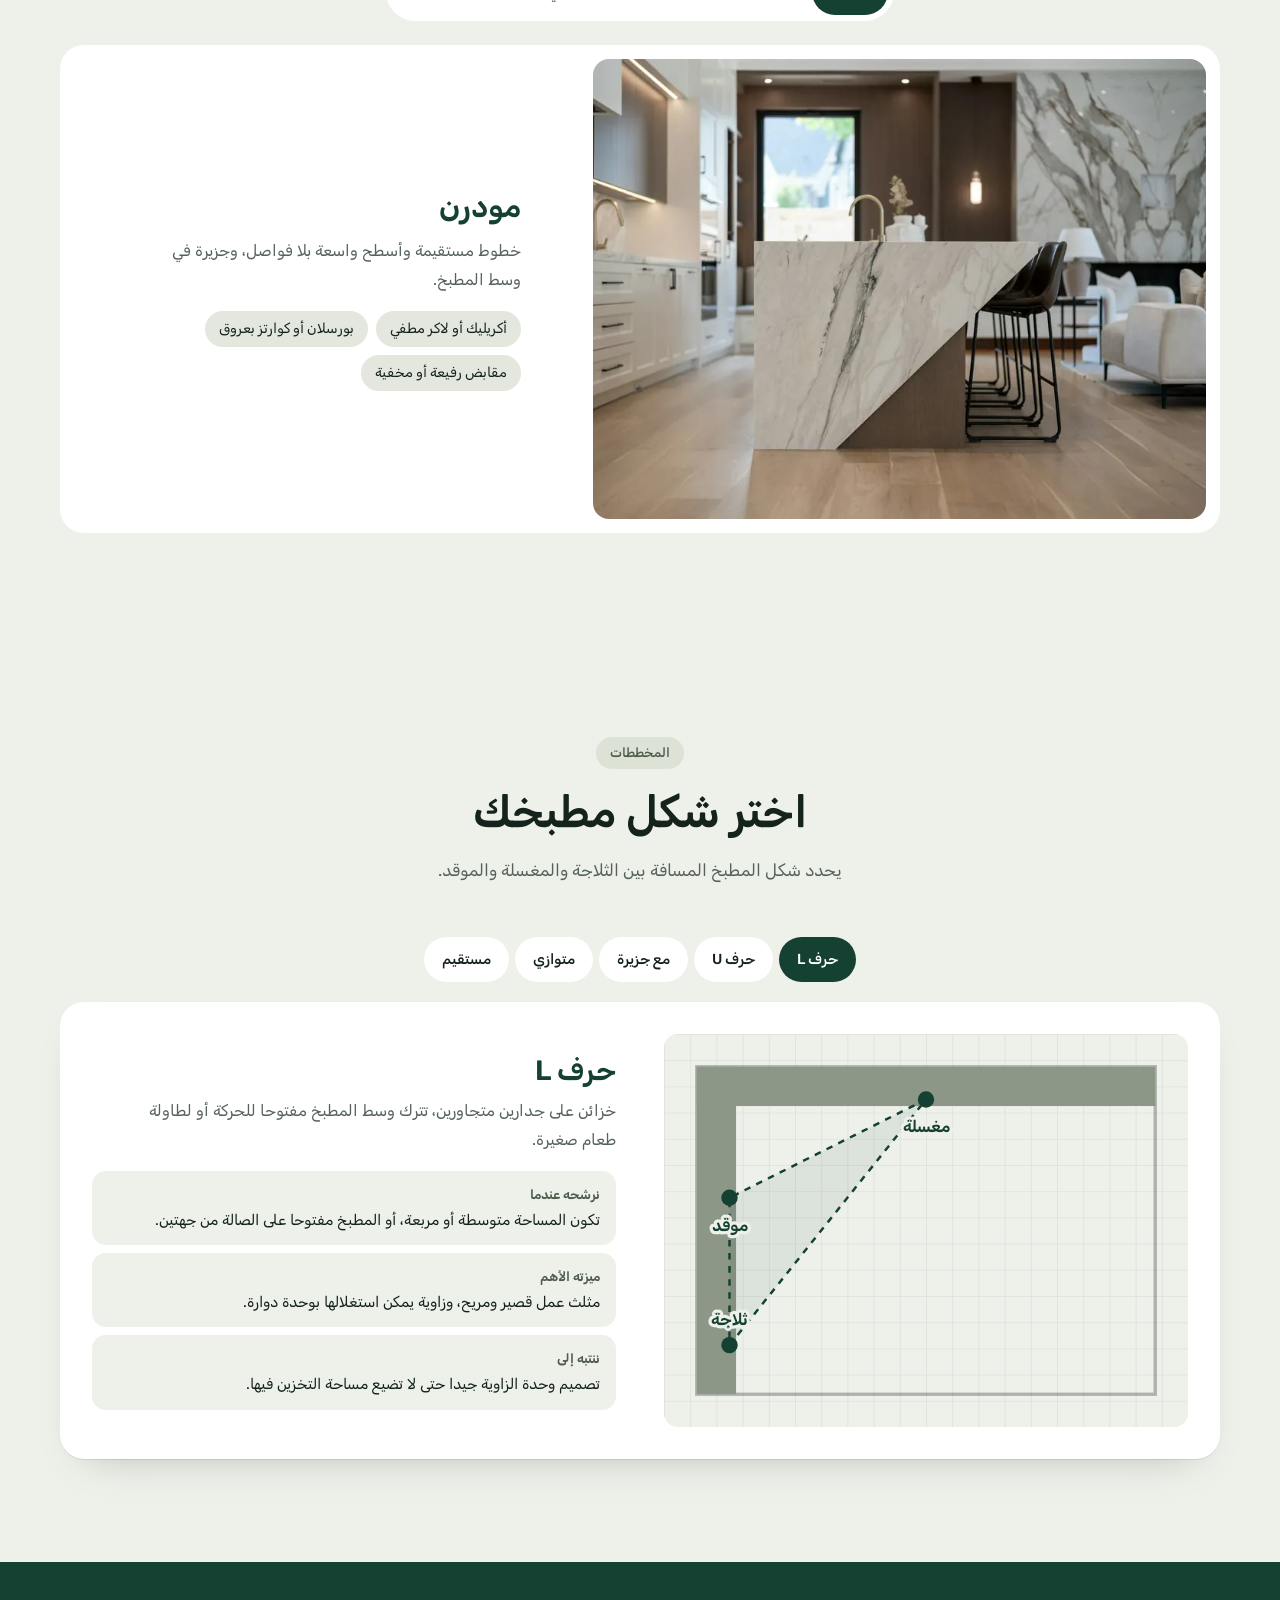
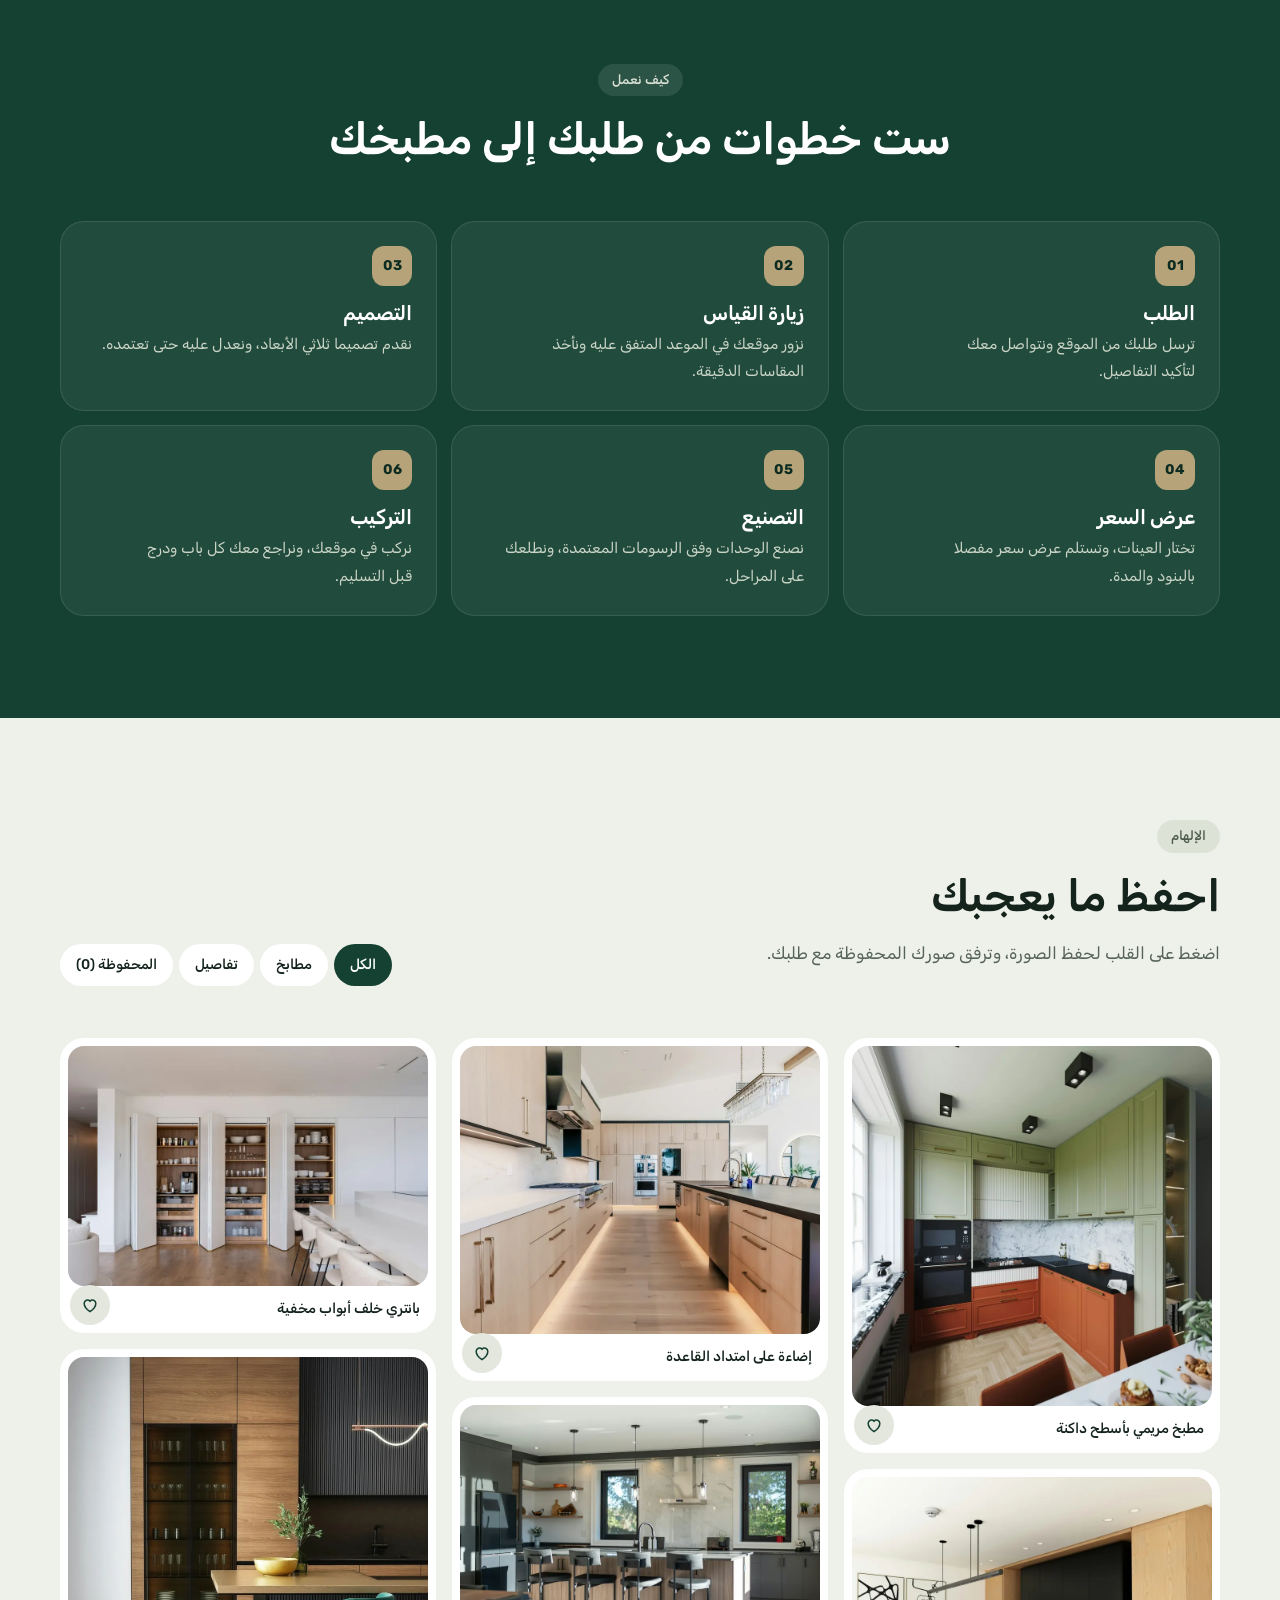
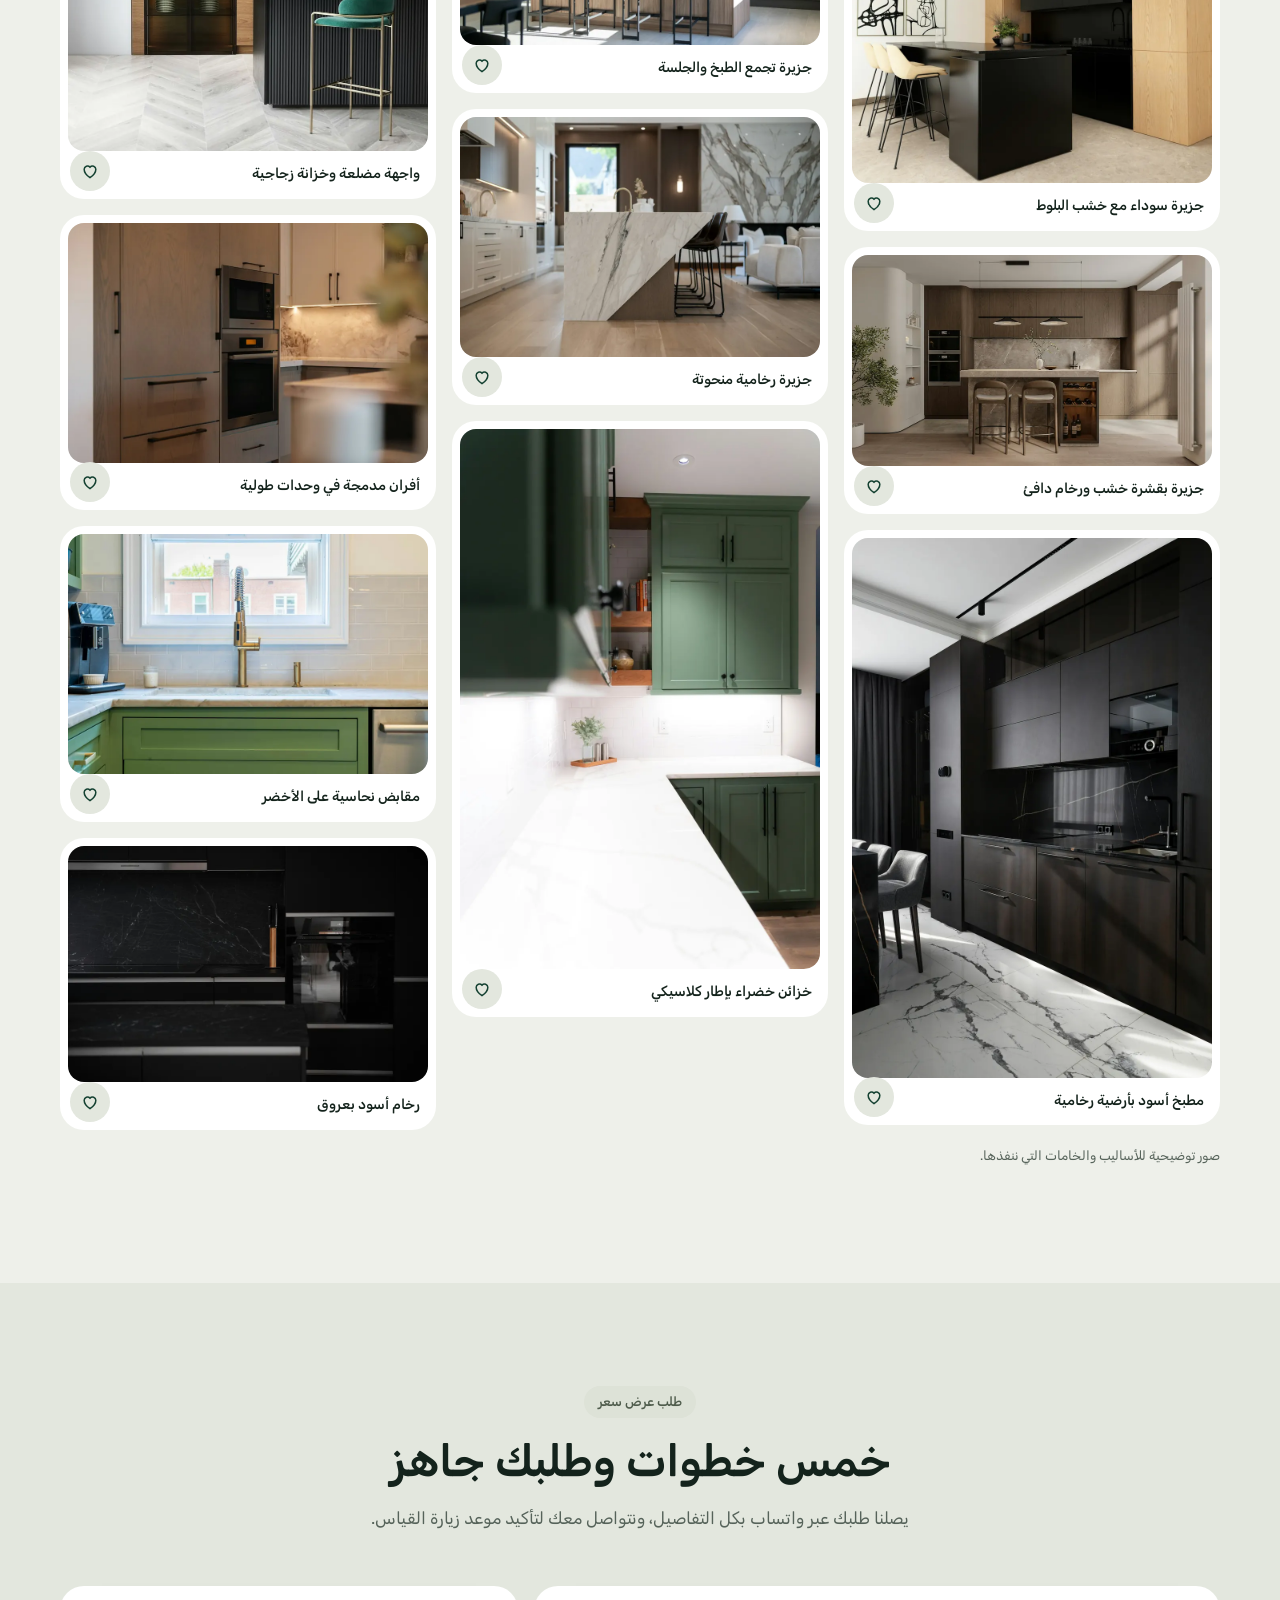
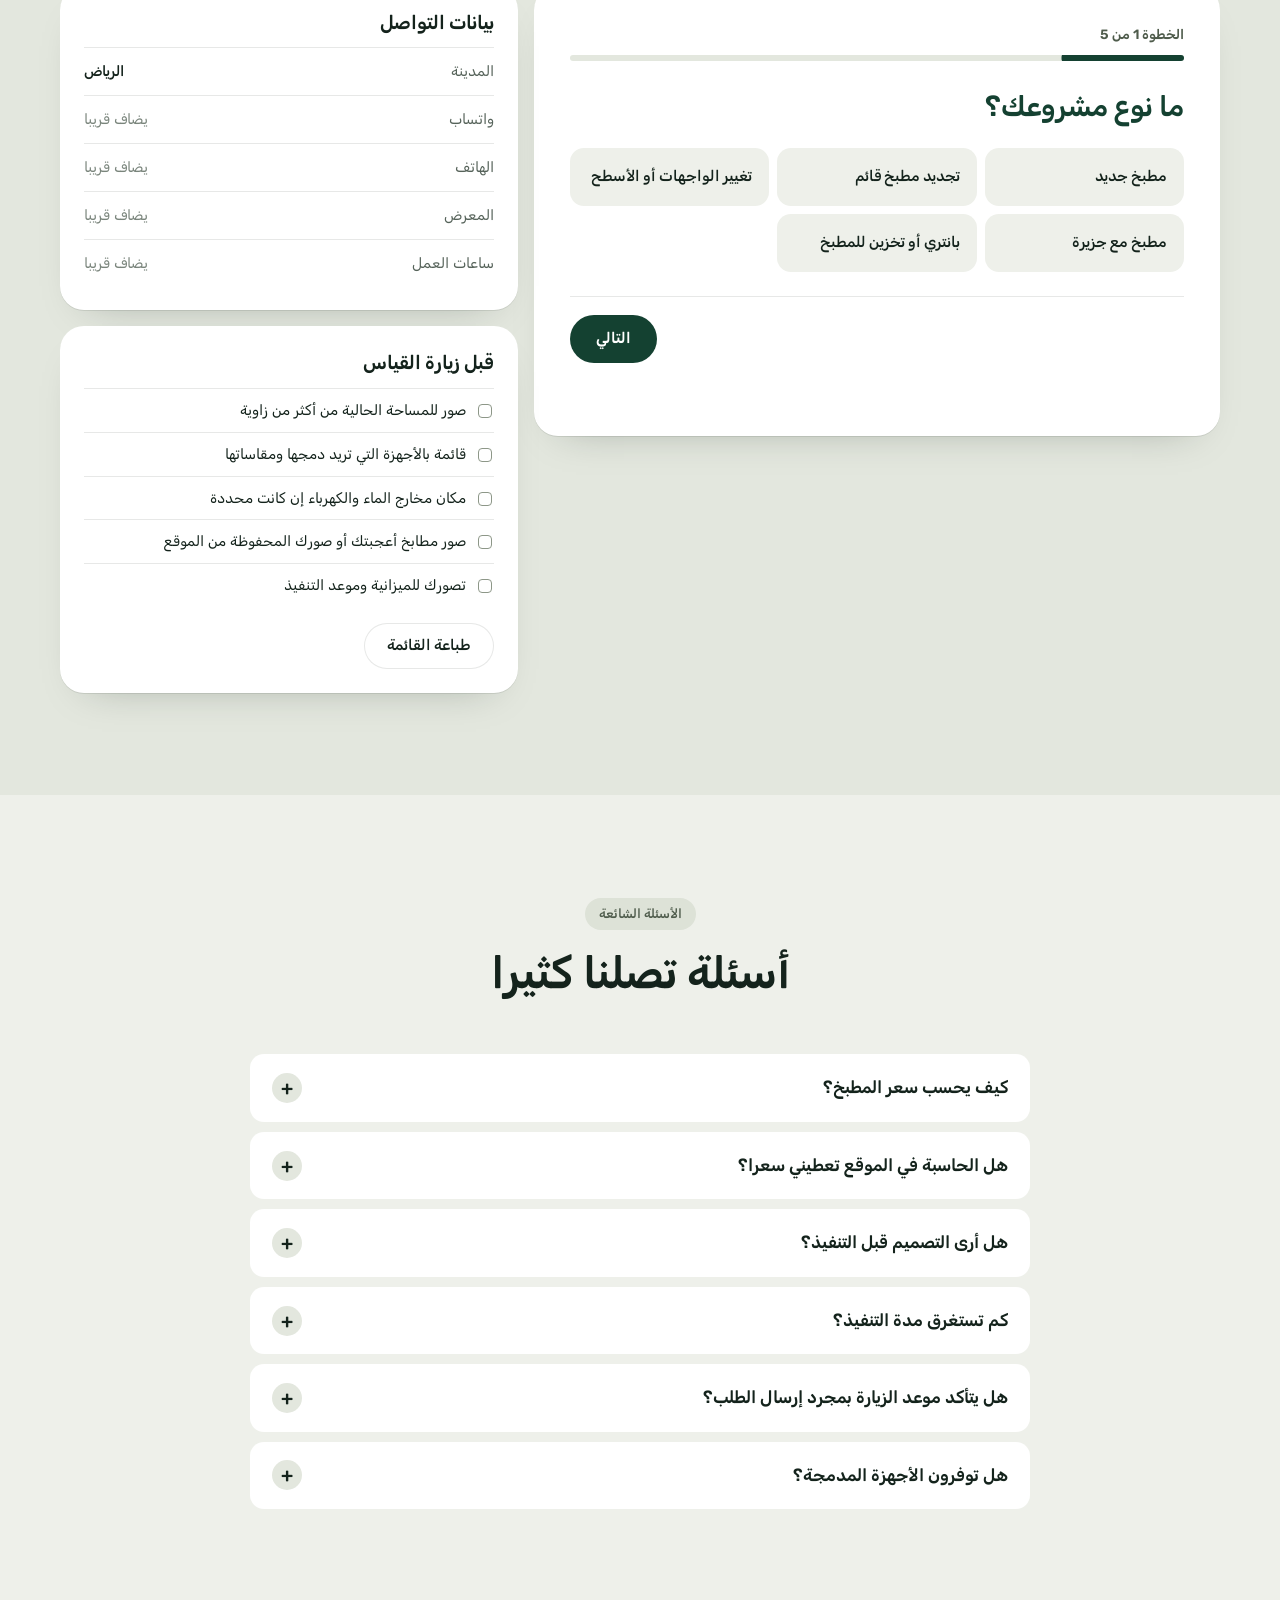
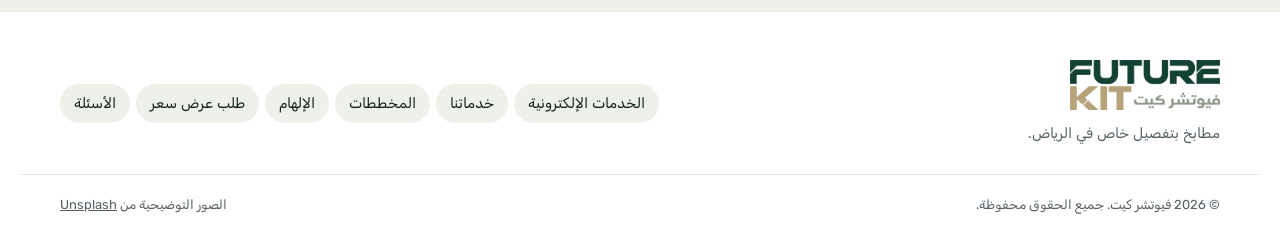
<file: v4/index.html>
<!doctype html>
<html lang="ar" dir="rtl" class="no-js">
<head>
<meta charset="utf-8">
<meta name="viewport" content="width=device-width, initial-scale=1, viewport-fit=cover">
<title>فيوتشر كيت | اطلب عرض سعر مطبخك أونلاين</title>
<meta name="description" content="فيوتشر كيت في الرياض: مطابخ بتفصيل خاص. احسب أطوال الجدران، واطلب عرض سعرك وموعد زيارة القياس من الموقع.">
<meta name="theme-color" content="#EEF0EA">
<meta name="robots" content="noindex">
<link rel="canonical" href="https://az212z.github.io/future-kit-riyadh/v4/">
<meta property="og:type" content="website"><meta property="og:locale" content="ar_SA">
<meta property="og:title" content="فيوتشر كيت | اطلب عرض سعر مطبخك">
<meta property="og:description" content="مطابخ بتفصيل خاص في الرياض.">
<meta property="og:image" content="https://az212z.github.io/future-kit-riyadh/assets/og.jpg">
<meta name="twitter:card" content="summary_large_image">
<link rel="icon" type="image/png" href="../assets/favicon.png">
<link rel="apple-touch-icon" href="../assets/apple-touch-icon.png">
<link rel="preconnect" href="https://fonts.googleapis.com"><link rel="preconnect" href="https://fonts.gstatic.com" crossorigin>
<link href="https://fonts.googleapis.com/css2?family=Rubik:wght@400;500;600;700&display=swap" rel="stylesheet">
<link rel="preload" as="image" href="../assets/img/sage-kitchen.webp" imagesrcset="../assets/img/sage-kitchen-sm.webp 900w, ../assets/img/sage-kitchen.webp 1800w" imagesizes="(max-width: 900px) 100vw, 60vw" fetchpriority="high">
<link rel="stylesheet" href="v4.css">
<script>document.documentElement.classList.replace("no-js","js");</script>
</head>
<body>
<a class="skip" href="#main">انتقل إلى المحتوى</a>

<header class="hd" id="hd">
  <div class="hd-in">
    <a href="#top" class="hd-logo" aria-label="فيوتشر كيت، الصفحة الرئيسية"><img src="../assets/logo.webp" alt="FUTURE KIT فيوتشر كيت" width="1522" height="499"></a>
    <nav class="nav" id="nav" aria-label="القائمة الرئيسية">
      <a href="#eservices">الخدمات الإلكترونية</a>
      <a href="#services">خدماتنا</a>
      <a href="#styles">الأساليب</a>
      <a href="#gallery">الإلهام</a>
      <a href="#faq">الأسئلة</a>
    </nav>
    <div class="hd-act">
      <a href="#request" class="pill pill-dark">اطلب عرض سعر</a>
      <button class="nav-btn" id="nav-btn" aria-expanded="false" aria-controls="nav"><span class="nb-ic"><i></i><i></i></span><span class="nb-lbl">القائمة</span></button>
    </div>
  </div>
</header>

<main id="main">

<!-- HERO BENTO -->
<section class="hero" id="top" aria-labelledby="hero-t">
  <div class="wrap bento-hero">
    <div class="bh-main rv">
      <img src="../assets/img/sage-kitchen.webp" srcset="../assets/img/sage-kitchen-sm.webp 900w, ../assets/img/sage-kitchen.webp 1800w" sizes="(max-width: 900px) 100vw, 60vw" alt="مطبخ بخزائن مريمية وأسطح رخامية داكنة" width="1800" height="1800" fetchpriority="high">
      <div class="bh-txt">
        <p class="chip">مطابخ بتفصيل خاص · الرياض</p>
        <h1 id="hero-t">مطبخك الجديد<br>يبدأ من هنا</h1>
        <p>احسب أطوال جدرانك، واحفظ الأفكار التي تعجبك، واطلب عرض سعرك وموعد زيارة القياس من الموقع مباشرة. ونتولى نحن الباقي من القياس حتى التركيب.</p>
        <div class="bh-a">
          <a href="#request" class="pill pill-light">ابدأ طلبك الآن</a>
          <a href="#gallery" class="pill pill-ghost">تصفح الأفكار</a>
        </div>
      </div>
    </div>
    <a href="#gallery" class="bh-card bh-ideas rv">
      <span class="ic" aria-hidden="true"><svg viewBox="0 0 24 24"><path d="M12 20s-7-4.5-7-10a4 4 0 0 1 7-2.6A4 4 0 0 1 19 10c0 5.5-7 10-7 10z"/></svg></span>
      <b>لوحة الإلهام</b><span>احفظ الصور التي تعجبك وأرفقها بطلبك</span>
      <span class="go" aria-hidden="true">←</span>
    </a>
    <a href="#request" class="bh-card bh-calc rv">
      <span class="ic" aria-hidden="true"><svg viewBox="0 0 24 24"><path d="M3 17 17 3l4 4L7 21H3z"/><path d="M13 7l2 2M10 10l2 2M7 13l2 2"/></svg></span>
      <b>حاسبة أطوال الجدران</b><span>تقدير مبدئي للطول الإجمالي للخزائن</span>
      <span class="go" aria-hidden="true">←</span>
    </a>
    <a href="#request" class="bh-card bh-visit rv">
      <span class="ic" aria-hidden="true"><svg viewBox="0 0 24 24"><rect x="3" y="5" width="18" height="16" rx="2"/><path d="M3 10h18M8 3v4M16 3v4"/></svg></span>
      <b>موعد زيارة القياس</b><span>اختر اليوم والوقت المناسبين لك</span>
      <span class="go" aria-hidden="true">←</span>
    </a>
  </div>
</section>

<!-- E-SERVICES -->
<section class="sec" id="eservices" aria-labelledby="es-t">
  <div class="wrap">
    <header class="sh">
      <p class="chip">الخدمات الإلكترونية</p>
      <h2 id="es-t">كل ما تحتاجه قبل الزيارة الأولى</h2>
      <p>أدوات بسيطة توفر وقتك، وتجعل طلبك واضحا لنا من البداية.</p>
    </header>
    <div class="es-g">
      <a href="#request" class="es rv"><span class="es-n">01</span><h3>طلب عرض سعر بخطوات</h3><p>خمس خطوات قصيرة تحدد فيها نوع المشروع والأسلوب والميزانية والتوقيت.</p></a>
      <a href="#request" class="es rv"><span class="es-n">02</span><h3>حاسبة الأطوال</h3><p>أدخل أطوال الجدران والجزيرة، وتحصل على الطول الإجمالي التقريبي.</p></a>
      <a href="#gallery" class="es rv"><span class="es-n">03</span><h3>لوحة الإلهام</h3><p>احفظ الصور التي تعجبك من المعرض، وترفق تلقائيا مع طلبك.</p></a>
      <a href="#request" class="es rv"><span class="es-n">04</span><h3>طلب موعد الزيارة</h3><p>حدد اليوم والوقت المفضلين لزيارة القياس ضمن طلبك.</p></a>
    </div>
  </div>
</section>

<!-- SERVICES -->
<section class="sec sec-tint" id="services" aria-labelledby="svc-t">
  <div class="wrap">
    <header class="sh">
      <p class="chip">خدماتنا</p>
      <h2 id="svc-t">كل ما يحتاجه مطبخك</h2>
      <p>من الخزائن والجزيرة إلى الأسطح والإضاءة والأجهزة، مع فريق تصميم وتصنيع وتركيب واحد.</p>
    </header>
    <div class="svc-bento">
      <article class="sb sb-lg rv"><img src="../assets/img/marble-island-sm.webp" alt="مطبخ بجزيرة رخامية" loading="lazy" width="900" height="600"><div><h3>المطابخ</h3><p>تصميم وتفصيل المطابخ بكل أساليبها ومقاساتها.</p></div></article>
      <article class="sb rv"><img src="../assets/img/warm-island-sm.webp" alt="جزيرة مطبخ بقشرة خشب" loading="lazy" width="900" height="527"><div><h3>الجزر</h3><p>جزر للتحضير أو الجلسة أو المغسلة، بتمديدات مخططة مسبقا.</p></div></article>
      <article class="sb rv"><img src="../assets/img/builtin-sm.webp" alt="أفران مدمجة في وحدات خشبية" loading="lazy" width="900" height="600"><div><h3>الأجهزة المدمجة</h3><p>تخطيط أماكن الأفران والثلاجة وغسالة الصحون، وتوريدها عند الطلب.</p></div></article>
      <article class="sb rv"><img src="../assets/img/wood-light-sm.webp" alt="مطبخ بإضاءة LED أسفل الوحدات" loading="lazy" width="900" height="720"><div><h3>الإضاءة المخفية</h3><p>LED أسفل الخزائن وداخل الأدراج، بحساسات حركة.</p></div></article>
      <article class="sb rv"><img src="../assets/img/pantry-sm.webp" alt="خزائن بانتري مفتوحة بأرفف خشبية" loading="lazy" width="900" height="600"><div><h3>البانتري وتخزين المطبخ</h3><p>وحدات للمؤن والأجهزة الصغيرة خلف أبواب مخفية.</p></div></article>
      <article class="sb sb-wide rv"><img src="../assets/img/window-wood-sm.webp" alt="مطبخ خشبي ونافذة واسعة" loading="lazy" width="900" height="720"><div><h3>تجديد المطابخ القائمة</h3><p>تغيير الواجهات أو الأسطح أو إعادة المخطط بالكامل، مع الاستفادة مما يصلح من مطبخك الحالي.</p></div></article>
    </div>
    <ul class="svc-more">
      <li class="rv"><b>التصميم ثلاثي الأبعاد</b><span>مناظير واقعية قبل التصنيع</span></li>
      <li class="rv"><b>الأسطح</b><span>كوارتز وبورسلان ورخام وجرانيت</span></li>
      <li class="rv"><b>الإكسسوارات الداخلية</b><span>منظمات أدراج ووحدات زوايا</span></li>
      <li class="rv"><b>المقابض والفتح</b><span>مقابض ظاهرة أو مجرى جولا</span></li>
      <li class="rv"><b>الشفاطات</b><span>ظاهرة أو مدمجة في الخزائن</span></li>
      <li class="rv"><b>زيارة القياس</b><span>في موقعك داخل الرياض</span></li>
    </ul>
  </div>
</section>

<!-- STYLES -->
<section class="sec" id="styles" aria-labelledby="sty-t">
  <div class="wrap">
    <header class="sh">
      <p class="chip">الأساليب</p>
      <h2 id="sty-t">أي أسلوب يشبه بيتك؟</h2>
    </header>
    <div class="sty-tabs" data-tabs role="tablist" aria-label="أساليب التصميم">
      <button role="tab" id="t1" aria-controls="p1" aria-selected="true">مودرن</button>
      <button role="tab" id="t2" aria-controls="p2" aria-selected="false" tabindex="-1">نيو كلاسيك</button>
      <button role="tab" id="t3" aria-controls="p3" aria-selected="false" tabindex="-1">مينيمال</button>
      <button role="tab" id="t4" aria-controls="p4" aria-selected="false" tabindex="-1">خشبي دافئ</button>
      <button role="tab" id="t5" aria-controls="p5" aria-selected="false" tabindex="-1">داكن فاخر</button>
    </div>
    <div class="sty-panels">
      <div class="sty" role="tabpanel" id="p1" aria-labelledby="t1"><img src="../assets/img/marble-island-sm.webp" alt="مطبخ مودرن بجزيرة رخامية" loading="lazy" width="900" height="600"><div><h3>مودرن</h3><p>خطوط مستقيمة وأسطح واسعة بلا فواصل، وجزيرة في وسط المطبخ.</p><ul><li>أكريليك أو لاكر مطفي</li><li>بورسلان أو كوارتز بعروق</li><li>مقابض رفيعة أو مخفية</li></ul></div></div>
      <div class="sty" role="tabpanel" id="p2" aria-labelledby="t2" hidden><img src="../assets/img/green-brass-sm.webp" alt="خزائن خضراء بمقابض نحاسية" loading="lazy" width="900" height="600"><div><h3>نيو كلاسيك</h3><p>أبواب بإطار بسيط، وألوان عميقة مثل الأخضر والمريمي، ومقابض نحاسية.</p><ul><li>خشب مدهون بإطار</li><li>كوارتز أو رخام</li><li>نحاسي أو ذهبي مطفي</li></ul></div></div>
      <div class="sty" role="tabpanel" id="p3" aria-labelledby="t3" hidden><img src="../assets/img/builtin-sm.webp" alt="وحدات خشبية بلا مقابض وأفران مدمجة" loading="lazy" width="900" height="600"><div><h3>مينيمال</h3><p>واجهات بلا مقابض ظاهرة، وأجهزة مدمجة داخل وحدات طولية.</p><ul><li>قشرة خشب أو PET مطفي</li><li>بورسلان 12 ملم</li><li>فتح بالضغط أو مجرى جولا</li></ul></div></div>
      <div class="sty" role="tabpanel" id="p4" aria-labelledby="t4" hidden><img src="../assets/img/window-wood-sm.webp" alt="مطبخ خشبي ونافذة واسعة" loading="lazy" width="900" height="720"><div><h3>خشبي دافئ</h3><p>قشرة خشب طبيعي مع أسطح فاتحة وإضاءة سفلية هادئة.</p><ul><li>قشرة بلوط أو جوز</li><li>كوارتز فاتح</li><li>إضاءة LED سفلية</li></ul></div></div>
      <div class="sty" role="tabpanel" id="p5" aria-labelledby="t5" hidden><img src="../assets/img/black-oak-sm.webp" alt="مطبخ بجزيرة سوداء وخزائن بلوط" loading="lazy" width="900" height="764"><div><h3>داكن فاخر</h3><p>أسود وفحمي مع خشب أو حجر طبيعي، وإضاءة مركزة تبرز الخامات.</p><ul><li>لاكر مطفي داكن</li><li>جرانيت أو حجر طبيعي</li><li>أسود مطفي</li></ul></div></div>
    </div>
  </div>
</section>


<!-- LAYOUTS -->
<section class="sec" id="layouts" aria-labelledby="lay-t">
  <div class="wrap">
    <header class="sh">
      <p class="chip">المخططات</p>
      <h2 id="lay-t">اختر شكل مطبخك</h2>
      <p>يحدد شكل المطبخ المسافة بين الثلاجة والمغسلة والموقد.</p>
    </header>
    <div class="lay-list" role="tablist" aria-label="مخططات المطابخ">
      <button role="tab" aria-selected="true" data-lay="L" id="lt-L" aria-controls="lay-detail">حرف L</button>
      <button role="tab" aria-selected="false" data-lay="U" id="lt-U" aria-controls="lay-detail" tabindex="-1">حرف U</button>
      <button role="tab" aria-selected="false" data-lay="I" id="lt-I" aria-controls="lay-detail" tabindex="-1">مع جزيرة</button>
      <button role="tab" aria-selected="false" data-lay="P" id="lt-P" aria-controls="lay-detail" tabindex="-1">متوازي</button>
      <button role="tab" aria-selected="false" data-lay="S" id="lt-S" aria-controls="lay-detail" tabindex="-1">مستقيم</button>
    </div>
    <div class="lay-detail card" id="lay-detail" role="tabpanel" aria-live="polite">
      <div class="lay-plan"><svg viewBox="0 0 320 240" id="lay-svg" role="img" aria-labelledby="lay-svg-t"><title id="lay-svg-t">مخطط المطبخ المختار من الأعلى</title>
            <defs><pattern id="grid" width="16" height="16" patternUnits="userSpaceOnUse"><path d="M16 0H0V16" fill="none" stroke="rgba(216,201,163,.07)" stroke-width="1"/></pattern></defs>
            <rect x="0" y="0" width="320" height="240" fill="url(#grid)"/>
            <rect x="20" y="20" width="280" height="200" fill="none" stroke="rgba(244,241,231,.35)" stroke-width="2"/>
            <g id="lay-shapes"></g>
            <path id="lay-tri" fill="rgba(182,163,121,.14)" stroke="#B6A379" stroke-width="1.5" stroke-dasharray="4 4"/>
            <g id="lay-dots"></g>
          </svg></div>
      <div class="lay-info">
        <h3 id="lay-name">حرف L</h3>
        <p id="lay-desc"></p>
        <dl>
          <div><dt>نرشحه عندما</dt><dd id="lay-fit"></dd></div>
          <div><dt>ميزته الأهم</dt><dd id="lay-pro"></dd></div>
          <div><dt>ننتبه إلى</dt><dd id="lay-care"></dd></div>
        </dl>
      </div>
    </div>
  </div>
</section>

<!-- PROCESS -->
<section class="sec sec-dark" id="process" aria-labelledby="proc-t">
  <div class="wrap">
    <header class="sh">
      <p class="chip chip-dark">كيف نعمل</p>
      <h2 id="proc-t">ست خطوات من طلبك إلى مطبخك</h2>
    </header>
    <ol class="proc">
      <li class="rv"><span>01</span><h3>الطلب</h3><p>ترسل طلبك من الموقع ونتواصل معك لتأكيد التفاصيل.</p></li>
      <li class="rv"><span>02</span><h3>زيارة القياس</h3><p>نزور موقعك في الموعد المتفق عليه ونأخذ المقاسات الدقيقة.</p></li>
      <li class="rv"><span>03</span><h3>التصميم</h3><p>نقدم تصميما ثلاثي الأبعاد، ونعدل عليه حتى تعتمده.</p></li>
      <li class="rv"><span>04</span><h3>عرض السعر</h3><p>تختار العينات، وتستلم عرض سعر مفصلا بالبنود والمدة.</p></li>
      <li class="rv"><span>05</span><h3>التصنيع</h3><p>نصنع الوحدات وفق الرسومات المعتمدة، ونطلعك على المراحل.</p></li>
      <li class="rv"><span>06</span><h3>التركيب</h3><p>نركب في موقعك، ونراجع معك كل باب ودرج قبل التسليم.</p></li>
    </ol>
  </div>
</section>

<!-- GALLERY -->
<section class="sec" id="gallery" aria-labelledby="gal-t">
  <div class="wrap">
    <header class="sh sh-row">
      <div>
        <p class="chip">الإلهام</p>
        <h2 id="gal-t">احفظ ما يعجبك</h2>
        <p>اضغط على القلب لحفظ الصورة، وترفق صورك المحفوظة مع طلبك.</p>
      </div>
      <div class="g-filter" role="group" aria-label="تصفية الصور">
        <button type="button" data-f="all" aria-pressed="true">الكل</button>
        <button type="button" data-f="kitchen" aria-pressed="false">مطابخ</button>
        <button type="button" data-f="detail" aria-pressed="false">تفاصيل</button>
        <button type="button" data-f="fav" aria-pressed="false">المحفوظة (<span class="fav-count">0</span>)</button>
      </div>
    </header>
    <div class="gal-g">
      <figure class="g rv" data-cat="kitchen"><button type="button" class="g-open" data-full="../assets/img/sage-kitchen.webp" aria-label="تكبير الصورة: مطبخ مريمي بأسطح داكنة"><img src="../assets/img/sage-kitchen-sm.webp" alt="مطبخ بخزائن مريمية وأسطح رخامية داكنة" loading="lazy" width="900" height="900"></button><figcaption>مطبخ مريمي بأسطح داكنة</figcaption><button type="button" class="fav" data-id="sage-kitchen" data-cap="مطبخ مريمي بأسطح داكنة" aria-pressed="false" aria-label="حفظ الصورة: مطبخ مريمي بأسطح داكنة"><svg viewBox="0 0 24 24" aria-hidden="true"><path d="M12 20s-7-4.5-7-10a4 4 0 0 1 7-2.6A4 4 0 0 1 19 10c0 5.5-7 10-7 10z"/></svg></button></figure>
      <figure class="g rv" data-cat="kitchen"><button type="button" class="g-open" data-full="../assets/img/black-oak.webp" aria-label="تكبير الصورة: جزيرة سوداء مع خشب البلوط"><img src="../assets/img/black-oak-sm.webp" alt="مطبخ بجزيرة سوداء وخزائن بلوط" loading="lazy" width="900" height="764"></button><figcaption>جزيرة سوداء مع خشب البلوط</figcaption><button type="button" class="fav" data-id="black-oak" data-cap="جزيرة سوداء مع خشب البلوط" aria-pressed="false" aria-label="حفظ الصورة: جزيرة سوداء مع خشب البلوط"><svg viewBox="0 0 24 24" aria-hidden="true"><path d="M12 20s-7-4.5-7-10a4 4 0 0 1 7-2.6A4 4 0 0 1 19 10c0 5.5-7 10-7 10z"/></svg></button></figure>
      <figure class="g rv" data-cat="kitchen"><button type="button" class="g-open" data-full="../assets/img/warm-island.webp" aria-label="تكبير الصورة: جزيرة بقشرة خشب ورخام دافئ"><img src="../assets/img/warm-island-sm.webp" alt="مطبخ خشبي بجزيرة ورف نبيذ مدمج" loading="lazy" width="900" height="527"></button><figcaption>جزيرة بقشرة خشب ورخام دافئ</figcaption><button type="button" class="fav" data-id="warm-island" data-cap="جزيرة بقشرة خشب ورخام دافئ" aria-pressed="false" aria-label="حفظ الصورة: جزيرة بقشرة خشب ورخام دافئ"><svg viewBox="0 0 24 24" aria-hidden="true"><path d="M12 20s-7-4.5-7-10a4 4 0 0 1 7-2.6A4 4 0 0 1 19 10c0 5.5-7 10-7 10z"/></svg></button></figure>
      <figure class="g rv" data-cat="kitchen"><button type="button" class="g-open" data-full="../assets/img/black-marble-floor.webp" aria-label="تكبير الصورة: مطبخ أسود بأرضية رخامية"><img src="../assets/img/black-marble-floor-sm.webp" alt="مطبخ بخزائن سوداء وأرضية رخام أبيض" loading="lazy" width="900" height="1350"></button><figcaption>مطبخ أسود بأرضية رخامية</figcaption><button type="button" class="fav" data-id="black-marble-floor" data-cap="مطبخ أسود بأرضية رخامية" aria-pressed="false" aria-label="حفظ الصورة: مطبخ أسود بأرضية رخامية"><svg viewBox="0 0 24 24" aria-hidden="true"><path d="M12 20s-7-4.5-7-10a4 4 0 0 1 7-2.6A4 4 0 0 1 19 10c0 5.5-7 10-7 10z"/></svg></button></figure>
      <figure class="g rv" data-cat="kitchen"><button type="button" class="g-open" data-full="../assets/img/wood-light.webp" aria-label="تكبير الصورة: إضاءة على امتداد القاعدة"><img src="../assets/img/wood-light-sm.webp" alt="مطبخ بإضاءة LED أسفل الوحدات" loading="lazy" width="900" height="720"></button><figcaption>إضاءة على امتداد القاعدة</figcaption><button type="button" class="fav" data-id="wood-light" data-cap="إضاءة على امتداد القاعدة" aria-pressed="false" aria-label="حفظ الصورة: إضاءة على امتداد القاعدة"><svg viewBox="0 0 24 24" aria-hidden="true"><path d="M12 20s-7-4.5-7-10a4 4 0 0 1 7-2.6A4 4 0 0 1 19 10c0 5.5-7 10-7 10z"/></svg></button></figure>
      <figure class="g rv" data-cat="kitchen"><button type="button" class="g-open" data-full="../assets/img/island-dark.webp" aria-label="تكبير الصورة: جزيرة تجمع الطبخ والجلسة"><img src="../assets/img/island-dark-sm.webp" alt="مطبخ بجزيرة خشبية وكراسي داكنة" loading="lazy" width="900" height="600"></button><figcaption>جزيرة تجمع الطبخ والجلسة</figcaption><button type="button" class="fav" data-id="island-dark" data-cap="جزيرة تجمع الطبخ والجلسة" aria-pressed="false" aria-label="حفظ الصورة: جزيرة تجمع الطبخ والجلسة"><svg viewBox="0 0 24 24" aria-hidden="true"><path d="M12 20s-7-4.5-7-10a4 4 0 0 1 7-2.6A4 4 0 0 1 19 10c0 5.5-7 10-7 10z"/></svg></button></figure>
      <figure class="g rv" data-cat="kitchen"><button type="button" class="g-open" data-full="../assets/img/marble-island.webp" aria-label="تكبير الصورة: جزيرة رخامية منحوتة"><img src="../assets/img/marble-island-sm.webp" alt="مطبخ مودرن بجزيرة رخامية" loading="lazy" width="900" height="600"></button><figcaption>جزيرة رخامية منحوتة</figcaption><button type="button" class="fav" data-id="marble-island" data-cap="جزيرة رخامية منحوتة" aria-pressed="false" aria-label="حفظ الصورة: جزيرة رخامية منحوتة"><svg viewBox="0 0 24 24" aria-hidden="true"><path d="M12 20s-7-4.5-7-10a4 4 0 0 1 7-2.6A4 4 0 0 1 19 10c0 5.5-7 10-7 10z"/></svg></button></figure>
      <figure class="g rv" data-cat="kitchen"><button type="button" class="g-open" data-full="../assets/img/green-shaker.webp" aria-label="تكبير الصورة: خزائن خضراء بإطار كلاسيكي"><img src="../assets/img/green-shaker-sm.webp" alt="خزائن مطبخ خضراء بإطار كلاسيكي" loading="lazy" width="900" height="1350"></button><figcaption>خزائن خضراء بإطار كلاسيكي</figcaption><button type="button" class="fav" data-id="green-shaker" data-cap="خزائن خضراء بإطار كلاسيكي" aria-pressed="false" aria-label="حفظ الصورة: خزائن خضراء بإطار كلاسيكي"><svg viewBox="0 0 24 24" aria-hidden="true"><path d="M12 20s-7-4.5-7-10a4 4 0 0 1 7-2.6A4 4 0 0 1 19 10c0 5.5-7 10-7 10z"/></svg></button></figure>
      <figure class="g rv" data-cat="detail"><button type="button" class="g-open" data-full="../assets/img/pantry.webp" aria-label="تكبير الصورة: بانتري خلف أبواب مخفية"><img src="../assets/img/pantry-sm.webp" alt="خزائن بانتري مفتوحة بأرفف خشبية" loading="lazy" width="900" height="600"></button><figcaption>بانتري خلف أبواب مخفية</figcaption><button type="button" class="fav" data-id="pantry" data-cap="بانتري خلف أبواب مخفية" aria-pressed="false" aria-label="حفظ الصورة: بانتري خلف أبواب مخفية"><svg viewBox="0 0 24 24" aria-hidden="true"><path d="M12 20s-7-4.5-7-10a4 4 0 0 1 7-2.6A4 4 0 0 1 19 10c0 5.5-7 10-7 10z"/></svg></button></figure>
      <figure class="g rv" data-cat="detail"><button type="button" class="g-open" data-full="../assets/img/fluted.webp" aria-label="تكبير الصورة: واجهة مضلعة وخزانة زجاجية"><img src="../assets/img/fluted-sm.webp" alt="جزيرة بواجهة مضلعة داكنة وخزانة زجاجية" loading="lazy" width="900" height="983"></button><figcaption>واجهة مضلعة وخزانة زجاجية</figcaption><button type="button" class="fav" data-id="fluted" data-cap="واجهة مضلعة وخزانة زجاجية" aria-pressed="false" aria-label="حفظ الصورة: واجهة مضلعة وخزانة زجاجية"><svg viewBox="0 0 24 24" aria-hidden="true"><path d="M12 20s-7-4.5-7-10a4 4 0 0 1 7-2.6A4 4 0 0 1 19 10c0 5.5-7 10-7 10z"/></svg></button></figure>
      <figure class="g rv" data-cat="detail"><button type="button" class="g-open" data-full="../assets/img/builtin.webp" aria-label="تكبير الصورة: أفران مدمجة في وحدات طولية"><img src="../assets/img/builtin-sm.webp" alt="وحدات خشبية بأفران مدمجة" loading="lazy" width="900" height="600"></button><figcaption>أفران مدمجة في وحدات طولية</figcaption><button type="button" class="fav" data-id="builtin" data-cap="أفران مدمجة في وحدات طولية" aria-pressed="false" aria-label="حفظ الصورة: أفران مدمجة في وحدات طولية"><svg viewBox="0 0 24 24" aria-hidden="true"><path d="M12 20s-7-4.5-7-10a4 4 0 0 1 7-2.6A4 4 0 0 1 19 10c0 5.5-7 10-7 10z"/></svg></button></figure>
      <figure class="g rv" data-cat="detail"><button type="button" class="g-open" data-full="../assets/img/green-brass.webp" aria-label="تكبير الصورة: مقابض نحاسية على الأخضر"><img src="../assets/img/green-brass-sm.webp" alt="خزائن خضراء بمقابض نحاسية وخلاط ذهبي" loading="lazy" width="900" height="600"></button><figcaption>مقابض نحاسية على الأخضر</figcaption><button type="button" class="fav" data-id="green-brass" data-cap="مقابض نحاسية على الأخضر" aria-pressed="false" aria-label="حفظ الصورة: مقابض نحاسية على الأخضر"><svg viewBox="0 0 24 24" aria-hidden="true"><path d="M12 20s-7-4.5-7-10a4 4 0 0 1 7-2.6A4 4 0 0 1 19 10c0 5.5-7 10-7 10z"/></svg></button></figure>
      <figure class="g rv" data-cat="detail"><button type="button" class="g-open" data-full="../assets/img/black-detail.webp" aria-label="تكبير الصورة: رخام أسود بعروق"><img src="../assets/img/black-detail-sm.webp" alt="سطح رخامي أسود بعروق بيضاء" loading="lazy" width="900" height="589"></button><figcaption>رخام أسود بعروق</figcaption><button type="button" class="fav" data-id="black-detail" data-cap="رخام أسود بعروق" aria-pressed="false" aria-label="حفظ الصورة: رخام أسود بعروق"><svg viewBox="0 0 24 24" aria-hidden="true"><path d="M12 20s-7-4.5-7-10a4 4 0 0 1 7-2.6A4 4 0 0 1 19 10c0 5.5-7 10-7 10z"/></svg></button></figure>
    </div>
    <p class="fine">صور توضيحية للأساليب والخامات التي ننفذها.</p>
  </div>
</section>

<!-- REQUEST -->
<section class="sec sec-tint" id="request" aria-labelledby="req-t">
  <div class="wrap">
    <header class="sh">
      <p class="chip">طلب عرض سعر</p>
      <h2 id="req-t">خمس خطوات وطلبك جاهز</h2>
      <p>يصلنا طلبك عبر واتساب بكل التفاصيل، ونتواصل معك لتأكيد موعد زيارة القياس.</p>
    </header>
    <div class="req-g">
      <div class="card wz-card">
        <form class="wz" id="wizard" novalidate aria-labelledby="wz-title">
  <div class="wz-top">
    <p class="wz-count" id="wz-count" aria-live="polite">الخطوة 1 من 5</p>
    <div class="wz-prog" aria-hidden="true"><i id="wz-bar"></i></div>
  </div>

  <fieldset class="wz-step">
    <legend>ما نوع مشروعك؟</legend>
    <div class="opts">
      <label><input type="radio" name="w_type" value="مطبخ جديد"><span>مطبخ جديد</span></label>
      <label><input type="radio" name="w_type" value="تجديد مطبخ قائم"><span>تجديد مطبخ قائم</span></label>
      <label><input type="radio" name="w_type" value="تغيير الواجهات أو الأسطح"><span>تغيير الواجهات أو الأسطح</span></label>
      <label><input type="radio" name="w_type" value="مطبخ مع جزيرة"><span>مطبخ مع جزيرة</span></label>
      <label><input type="radio" name="w_type" value="بانتري أو تخزين للمطبخ"><span>بانتري أو تخزين للمطبخ</span></label>
    </div>
  </fieldset>

  <fieldset class="wz-step" hidden>
    <legend>ما الأسلوب الأقرب لذوقك؟</legend>
    <div class="opts">
      <label><input type="radio" name="w_style" value="مودرن"><span>مودرن</span></label>
      <label><input type="radio" name="w_style" value="نيو كلاسيك"><span>نيو كلاسيك</span></label>
      <label><input type="radio" name="w_style" value="مينيمال"><span>مينيمال</span></label>
      <label><input type="radio" name="w_style" value="خشبي دافئ"><span>خشبي دافئ</span></label>
      <label><input type="radio" name="w_style" value="داكن فاخر"><span>داكن فاخر</span></label>
      <label><input type="radio" name="w_style" value="لم أحدد بعد"><span>لم أحدد بعد</span></label>
    </div>
  </fieldset>

  <fieldset class="wz-step" hidden>
    <legend>أطوال الجدران التقريبية <small>(اختياري)</small></legend>
    <p class="wz-hint">قس طول كل جدار ستركب عليه الخزائن بالمتر. نستخدمها لتقدير مبدئي، والمقاس النهائي يؤخذ في زيارة القياس.</p>
    <div class="meas">
      <label><span>الجدار الأول</span><input class="m-in" name="m_a" type="number" inputmode="decimal" min="0" max="30" step="0.05" placeholder="0.00" dir="ltr"></label>
      <label><span>الجدار الثاني</span><input class="m-in" name="m_b" type="number" inputmode="decimal" min="0" max="30" step="0.05" placeholder="0.00" dir="ltr"></label>
      <label><span>الجدار الثالث</span><input class="m-in" name="m_c" type="number" inputmode="decimal" min="0" max="30" step="0.05" placeholder="0.00" dir="ltr"></label>
      <label><span>الجزيرة</span><input class="m-in" name="m_i" type="number" inputmode="decimal" min="0" max="30" step="0.05" placeholder="0.00" dir="ltr"></label>
    </div>
    <p class="meas-out">الطول الإجمالي التقريبي <b id="m-total" aria-live="polite">0 م</b></p>
  </fieldset>

  <fieldset class="wz-step" hidden>
    <legend>الميزانية والتوقيت</legend>
    <p class="wz-q">الميزانية التقريبية التي تفكر بها</p>
    <div class="opts">
      <label><input type="radio" name="w_budget" value="أقل من 30 ألف ريال"><span>أقل من 30 ألف</span></label>
      <label><input type="radio" name="w_budget" value="من 30 إلى 60 ألف ريال"><span>30 إلى 60 ألف</span></label>
      <label><input type="radio" name="w_budget" value="من 60 إلى 100 ألف ريال"><span>60 إلى 100 ألف</span></label>
      <label><input type="radio" name="w_budget" value="أكثر من 100 ألف ريال"><span>أكثر من 100 ألف</span></label>
      <label><input type="radio" name="w_budget" value="أفضل مناقشتها"><span>أفضل مناقشتها</span></label>
    </div>
    <p class="wz-q">متى تريد البدء؟</p>
    <div class="opts">
      <label><input type="radio" name="w_time" value="خلال شهر"><span>خلال شهر</span></label>
      <label><input type="radio" name="w_time" value="خلال 1 إلى 3 أشهر"><span>خلال 1 إلى 3 أشهر</span></label>
      <label><input type="radio" name="w_time" value="بعد أكثر من 3 أشهر"><span>بعد أكثر من 3 أشهر</span></label>
    </div>
  </fieldset>

  <fieldset class="wz-step" hidden>
    <legend>بياناتك وموعد الزيارة</legend>
    <div class="fr2">
      <label class="fld"><span>الاسم</span><input name="w_name" autocomplete="name" required></label>
      <label class="fld"><span>رقم الجوال</span><input name="w_phone" type="tel" inputmode="tel" autocomplete="tel" dir="ltr" placeholder="05XXXXXXXX" required></label>
    </div>
    <div class="fr2">
      <label class="fld"><span>الحي</span><input name="w_district" placeholder="مثال: الملقا"></label>
      <label class="fld"><span>اليوم المفضل للزيارة <small>(اختياري)</small></span><input name="w_date" type="date"></label>
    </div>
    <p class="wz-q">الوقت المفضل <small>(اختياري)</small></p>
    <div class="opts">
      <label><input type="radio" name="w_slot" value="صباحا"><span>صباحا</span></label>
      <label><input type="radio" name="w_slot" value="بعد الظهر"><span>بعد الظهر</span></label>
      <label><input type="radio" name="w_slot" value="مساء"><span>مساء</span></label>
    </div>
    <label class="fld"><span>ملاحظات <small>(اختياري)</small></span><textarea name="w_msg" rows="3"></textarea></label>
    <label class="tick"><input type="checkbox" name="w_favs" checked><i aria-hidden="true"></i>إرفاق الصور المحفوظة (<span id="w-favs-n">0</span>)</label>
  </fieldset>

  <div class="wz-nav">
    <button type="button" class="wz-btn wz-back" id="wz-back" hidden>السابق</button>
    <button type="button" class="wz-btn wz-next" id="wz-next">التالي</button>
    <button type="submit" class="wz-btn wz-next" id="wz-submit" hidden>إرسال الطلب عبر واتساب</button>
  </div>
  <p class="wz-status" id="wz-status" role="status" aria-live="polite"></p>
</form>
      </div>
      <aside class="req-side">
        <div class="card info">
          <h3>بيانات التواصل</h3>
          <dl>
            <div><dt>المدينة</dt><dd>الرياض</dd></div>
            <div><dt>واتساب</dt><dd class="cfg" data-cfg="whatsapp" dir="ltr"></dd></div>
            <div><dt>الهاتف</dt><dd class="cfg" data-cfg="phone" dir="ltr"></dd></div>
            <div><dt>المعرض</dt><dd class="cfg" data-cfg="address"></dd></div>
            <div><dt>ساعات العمل</dt><dd class="cfg" data-cfg="hours"></dd></div>
          </dl>
        </div>
        <div class="card check" id="checklist">
          <h3>قبل زيارة القياس</h3>
          <ul>
            <li>صور للمساحة الحالية من أكثر من زاوية</li>
            <li>قائمة بالأجهزة التي تريد دمجها ومقاساتها</li>
            <li>مكان مخارج الماء والكهرباء إن كانت محددة</li>
            <li>صور مطابخ أعجبتك أو صورك المحفوظة من الموقع</li>
            <li>تصورك للميزانية وموعد التنفيذ</li>
          </ul>
          <button type="button" class="pill pill-line" id="print-checklist">طباعة القائمة</button>
        </div>
      </aside>
    </div>
  </div>
</section>

<!-- FAQ -->
<section class="sec" id="faq" aria-labelledby="faq-t">
  <div class="wrap faq-w">
    <header class="sh">
      <p class="chip">الأسئلة الشائعة</p>
      <h2 id="faq-t">أسئلة تصلنا كثيرا</h2>
    </header>
    <div class="acc">
      <details><summary>كيف يحسب سعر المطبخ؟</summary><p>يعتمد على الطول الإجمالي للوحدات، ونوع الواجهات والهيكل، ونوع السطح، والإكسسوارات والإضاءة. بعد زيارة القياس واعتماد التصميم تستلم عرضا مفصلا بكل بند.</p></details>
      <details><summary>هل الحاسبة في الموقع تعطيني سعرا؟</summary><p>لا، الحاسبة تعطيك الطول الإجمالي التقريبي للجدران فقط، لتساعدنا على فهم حجم المشروع. السعر يحدد بعد القياس واختيار الخامات.</p></details>
      <details><summary>هل أرى التصميم قبل التنفيذ؟</summary><p>نعم. نقدم تصميما ثلاثي الأبعاد بالألوان والخامات المختارة، ولا يبدأ التصنيع إلا بعد اعتمادك.</p></details>
      <details><summary>كم تستغرق مدة التنفيذ؟</summary><p>تختلف بحسب حجم المشروع ونوع الخامات وتوفرها، ونحددها كتابيا في عرض السعر.</p></details>
      <details><summary>هل يتأكد موعد الزيارة بمجرد إرسال الطلب؟</summary><p>الموعد الذي تختاره هو موعدك المفضل، ونتواصل معك لتأكيده أو اقتراح أقرب موعد متاح.</p></details>
      <details><summary>هل توفرون الأجهزة المدمجة؟</summary><p>نعم، نخطط أماكن الأجهزة في التصميم، ويمكننا توريدها وتركيبها عند الطلب، أو تركيب أجهزتك الحالية بعد مطابقة مقاساتها.</p></details>
    </div>
  </div>
</section>

</main>

<footer class="ft">
  <div class="wrap ft-g">
    <div class="ft-brand">
      <img src="../assets/logo.webp" alt="FUTURE KIT فيوتشر كيت" width="1522" height="499" loading="lazy">
      <p>مطابخ بتفصيل خاص في الرياض.</p>
    </div>
    <nav aria-label="روابط الموقع"><a href="#eservices">الخدمات الإلكترونية</a><a href="#services">خدماتنا</a><a href="#layouts">المخططات</a><a href="#gallery">الإلهام</a><a href="#request">طلب عرض سعر</a><a href="#faq">الأسئلة</a></nav>
  </div>
  <div class="wrap ft-bot"><p>© <span class="yr">2026</span> فيوتشر كيت. جميع الحقوق محفوظة.</p><p class="credit">الصور التوضيحية من <a href="https://unsplash.com" rel="noopener" target="_blank">Unsplash</a></p></div>
</footer>

<a class="wa-fab" data-wa href="#request" aria-label="تواصل معنا"><svg viewBox="0 0 32 32" aria-hidden="true"><path d="M16 3a13 13 0 0 0-11.2 19.6L3 29l6.6-1.7A13 13 0 1 0 16 3zm0 23.6c-2 0-4-.6-5.7-1.6l-.4-.2-3.9 1 1-3.8-.3-.4A10.6 10.6 0 1 1 16 26.6zm5.8-7.9c-.3-.2-1.9-.9-2.2-1-.3-.1-.5-.2-.7.2l-1 1.2c-.2.2-.4.2-.7.1a8.7 8.7 0 0 1-4.3-3.8c-.3-.6.3-.5.9-1.7.1-.2 0-.4 0-.5l-1-2.4c-.3-.6-.5-.5-.7-.5h-.6a1.2 1.2 0 0 0-.9.4 3.6 3.6 0 0 0-1.1 2.7 6.3 6.3 0 0 0 1.3 3.3 14.4 14.4 0 0 0 5.5 4.9c2 .9 2.8.9 3.9.8a3.3 3.3 0 0 0 2.1-1.5 2.7 2.7 0 0 0 .2-1.5c-.1-.2-.3-.2-.7-.4z"/></svg></a>

<div class="lb" id="lb" hidden role="dialog" aria-modal="true" aria-label="عرض الصورة">
  <button class="lb-x" aria-label="إغلاق">×</button>
  <button class="lb-p" aria-label="الصورة السابقة">›</button>
  <figure><img alt=""><figcaption></figcaption></figure>
  <button class="lb-n" aria-label="الصورة التالية">‹</button>
</div>
<div class="toast" id="toast" role="status" aria-live="polite"></div>

<script src="../assets/fk-services.js" defer></script>
</body>
</html>
</file>
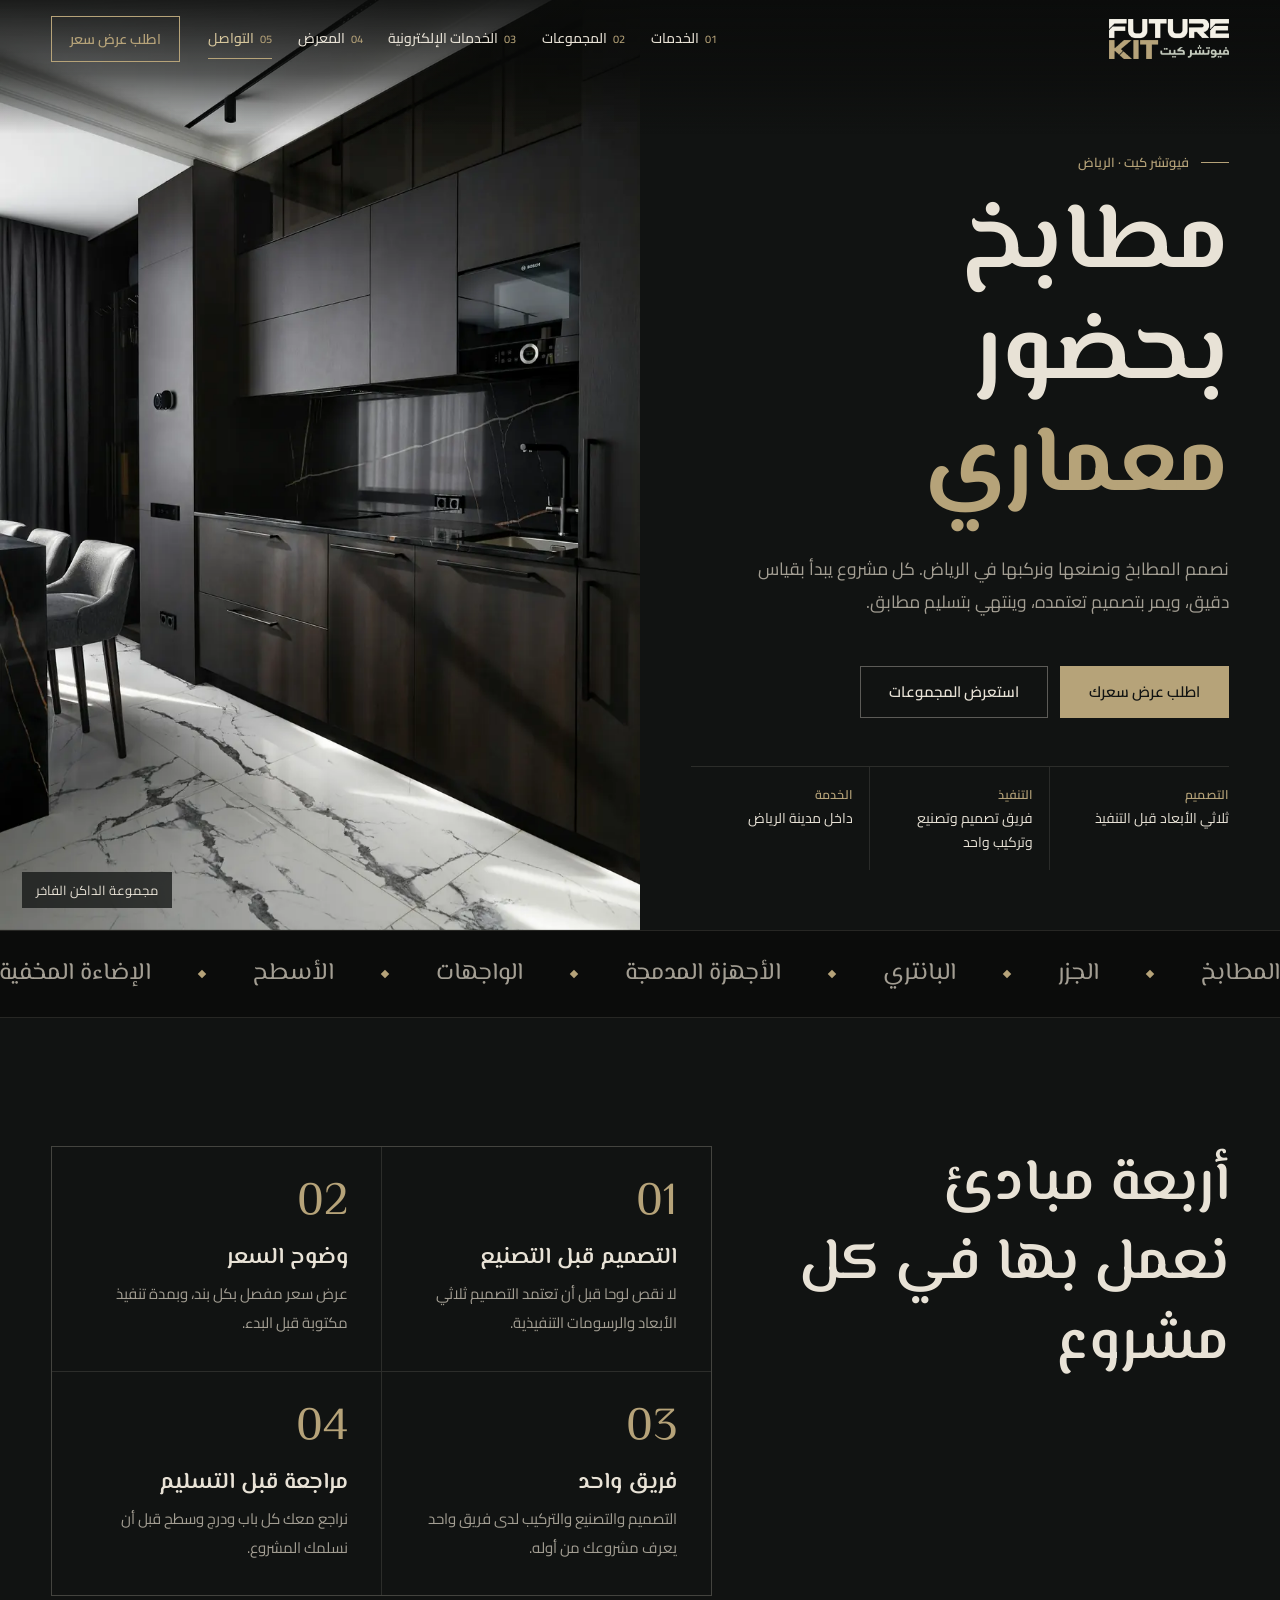
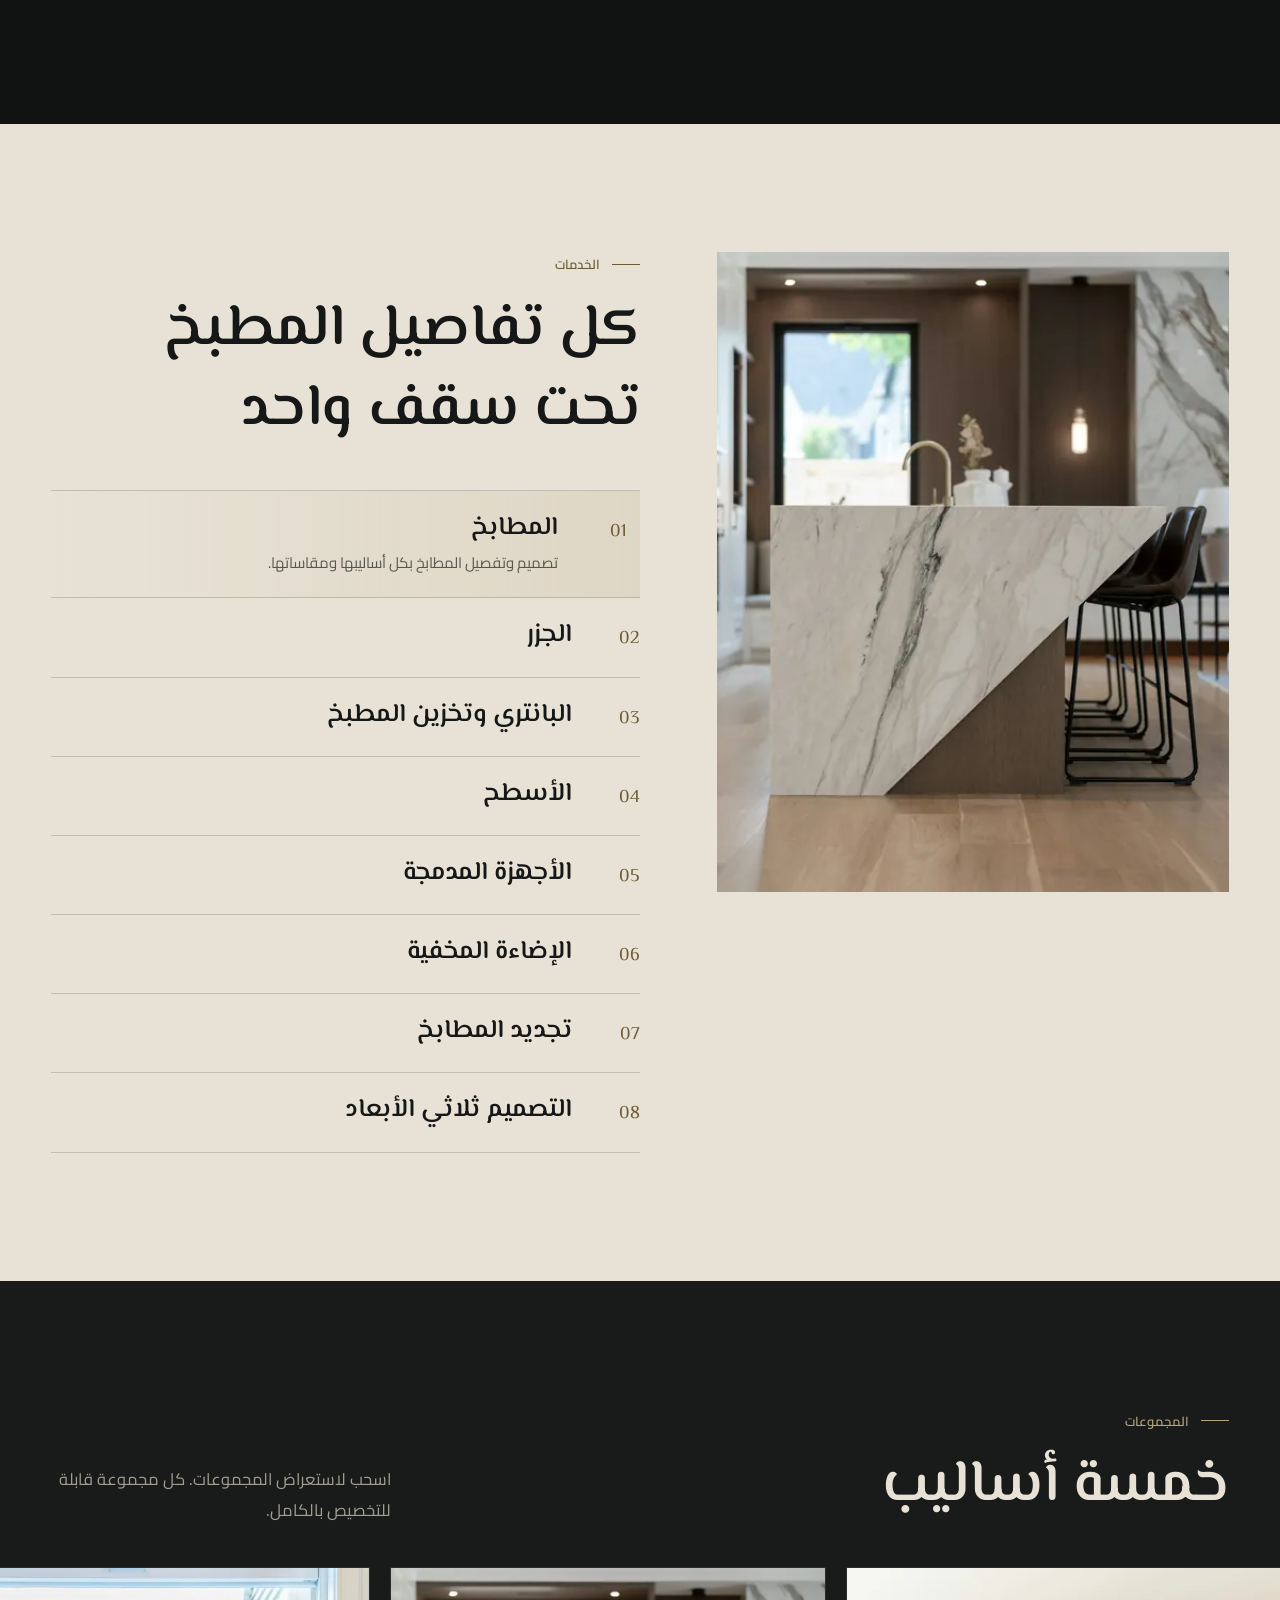
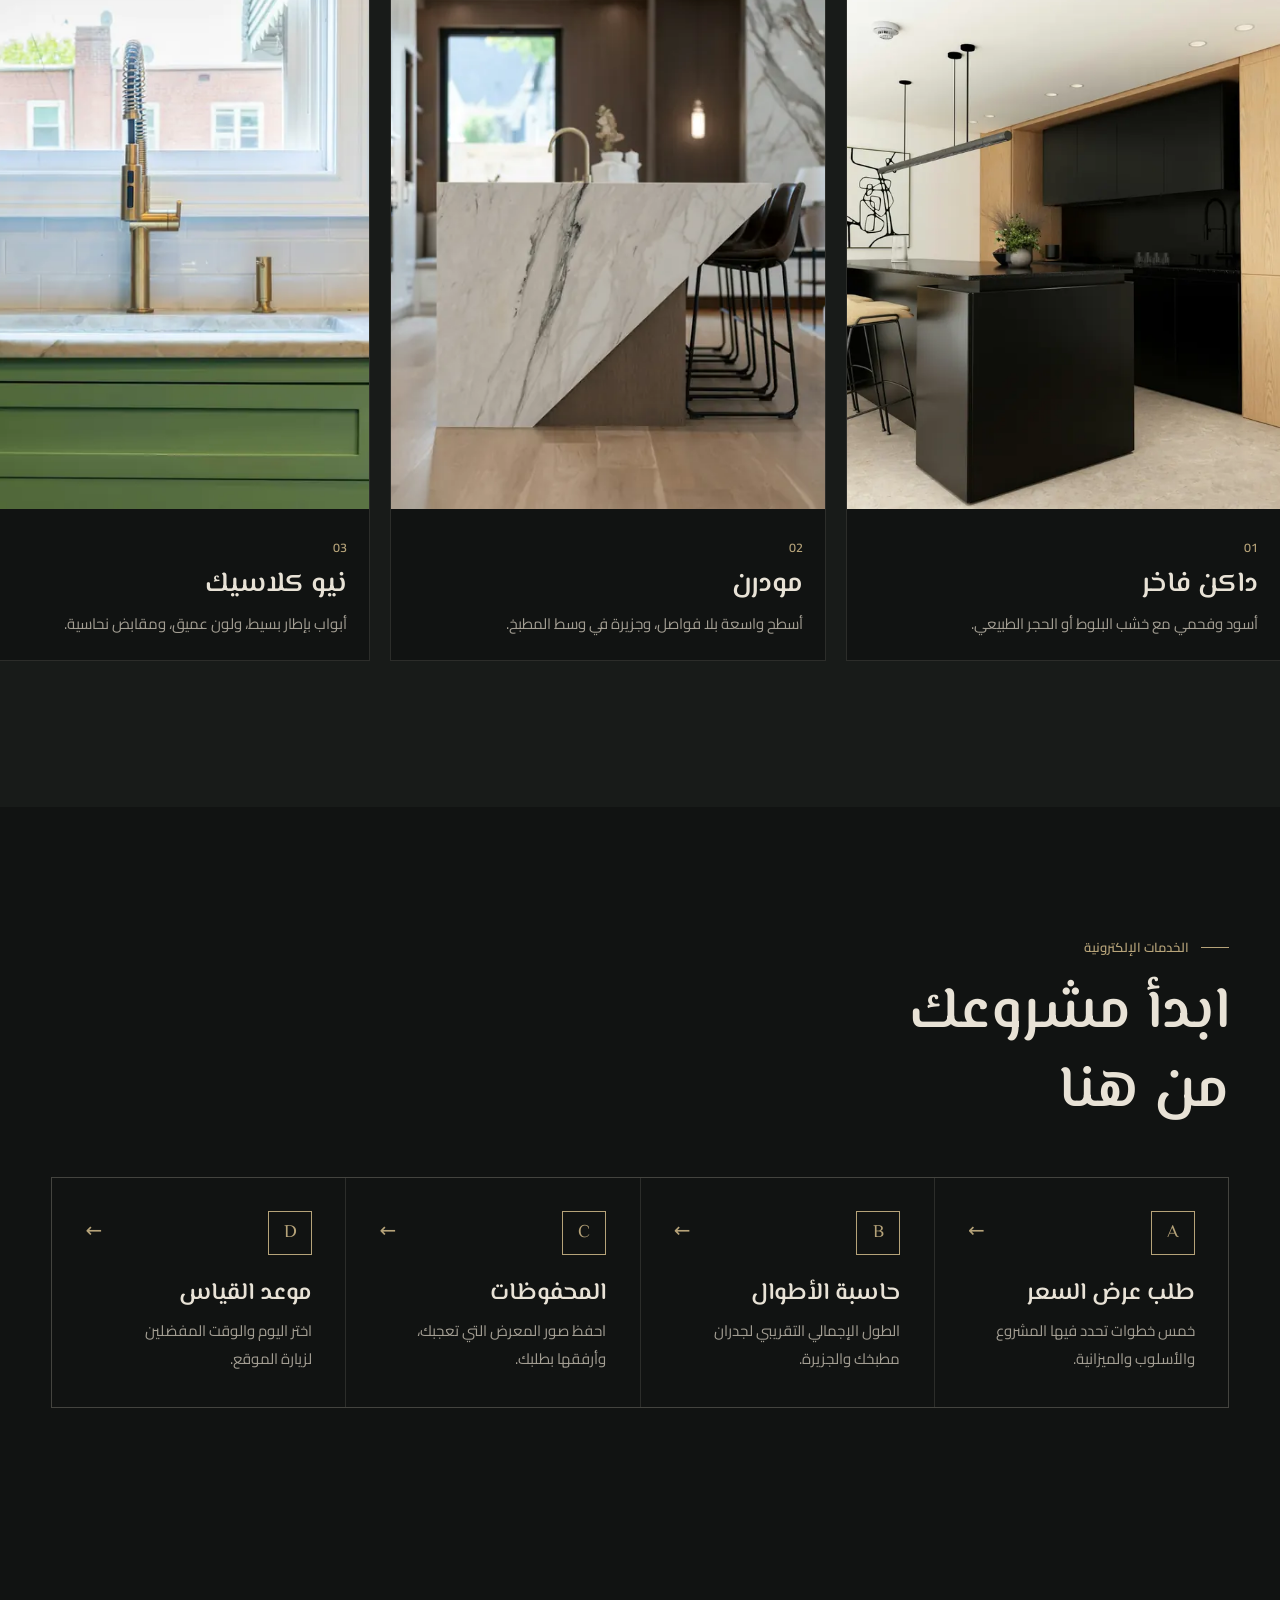
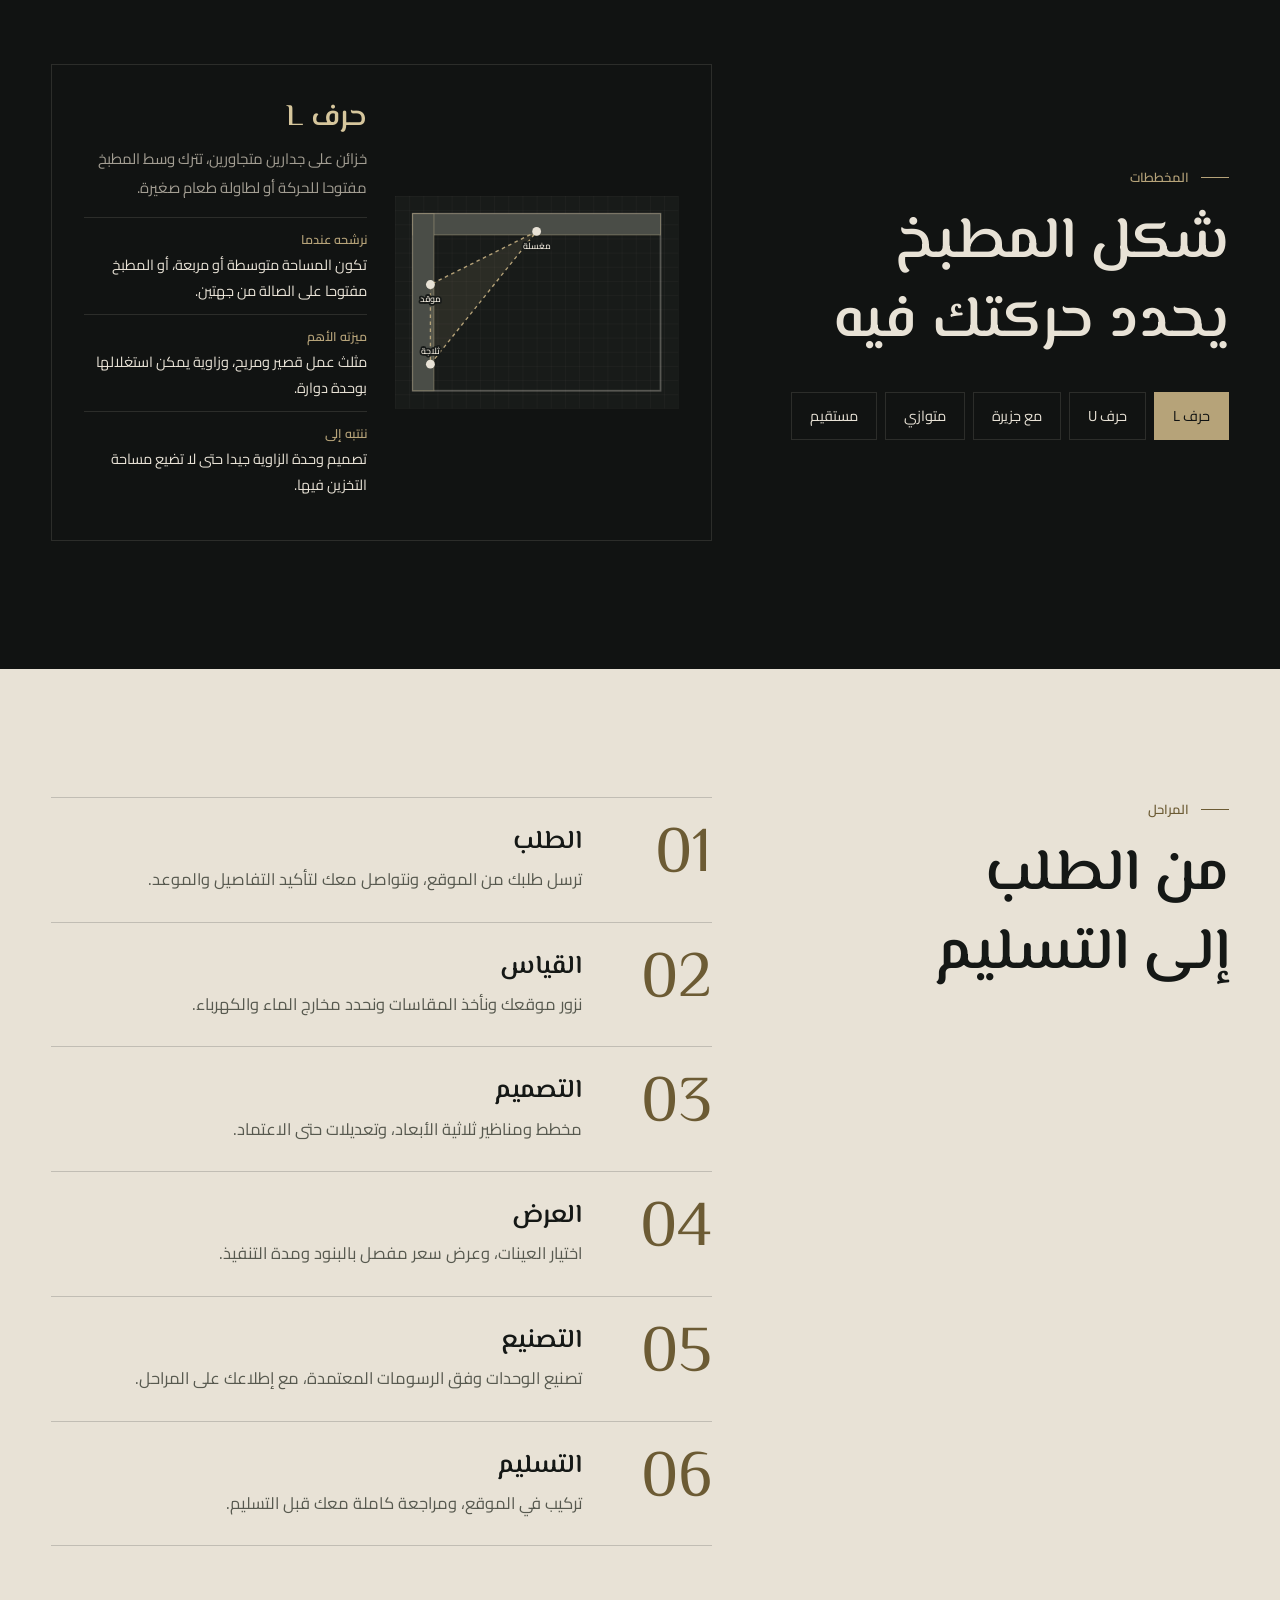
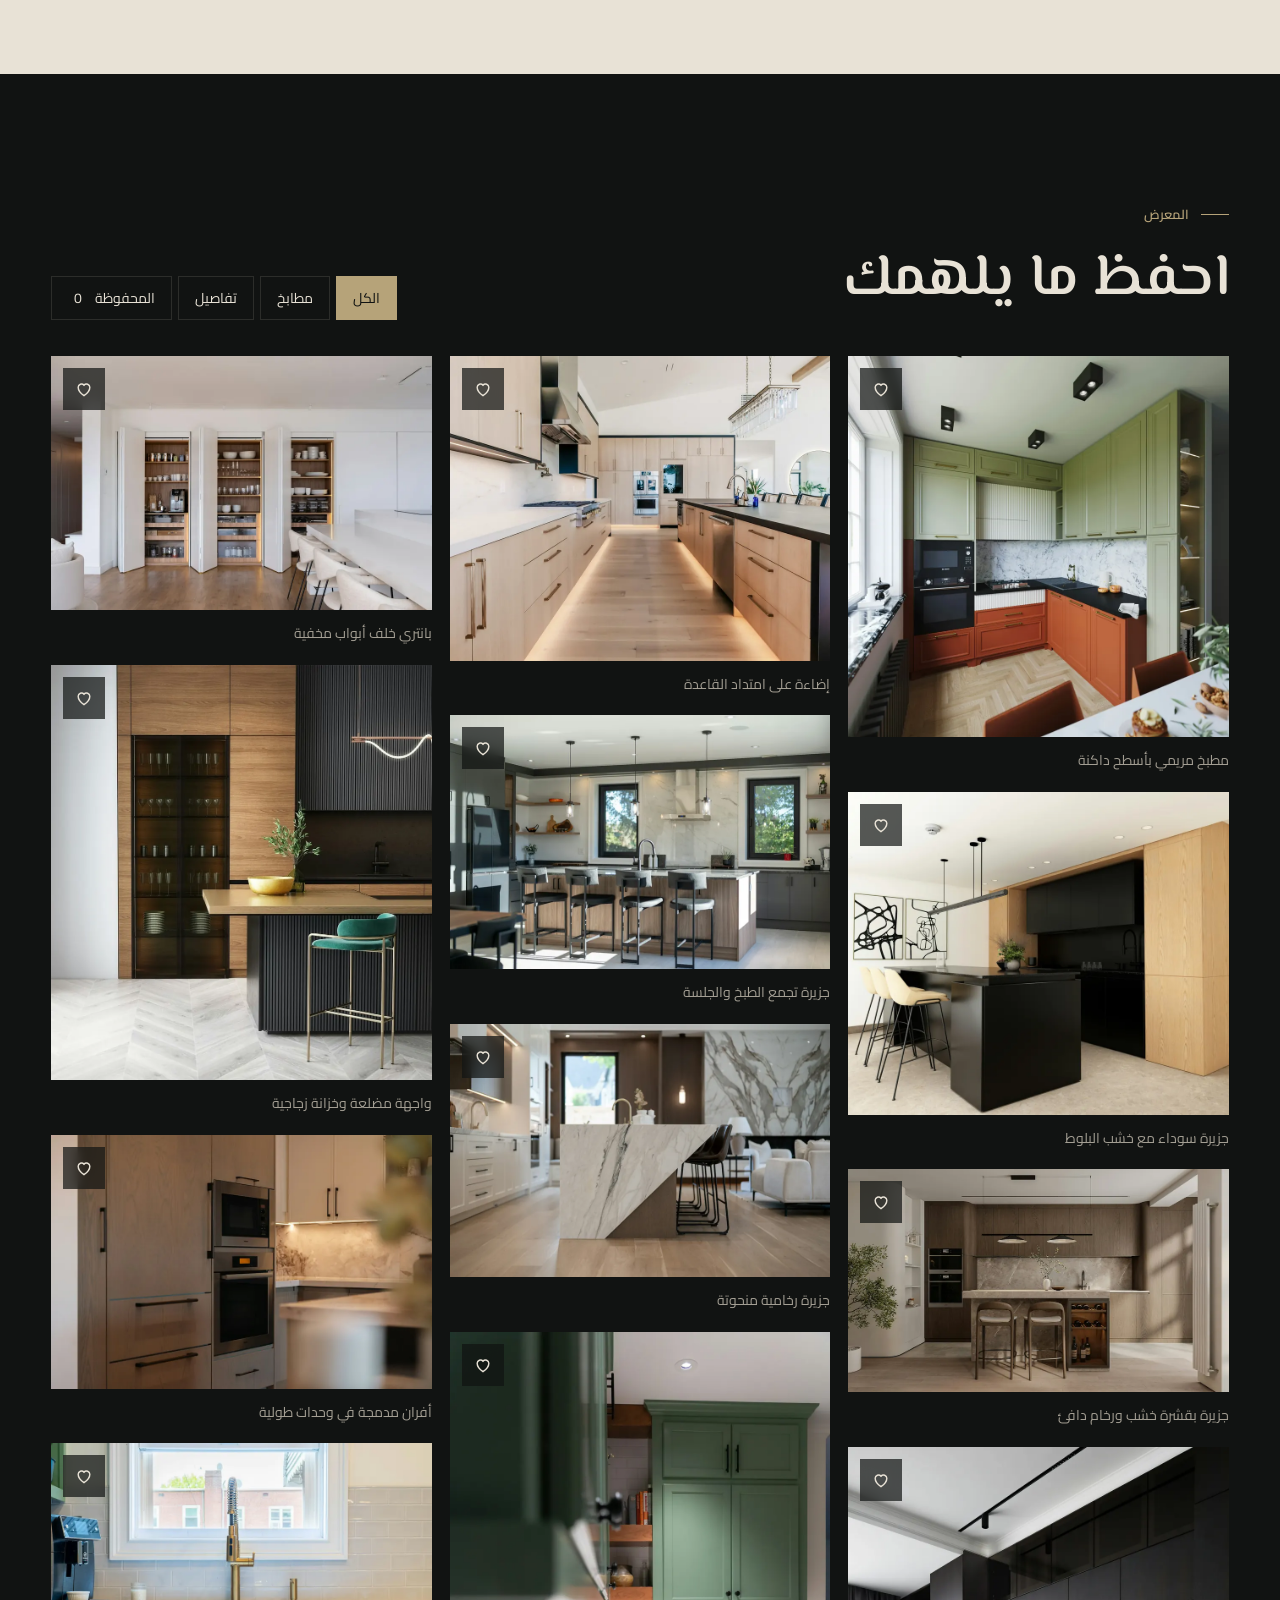
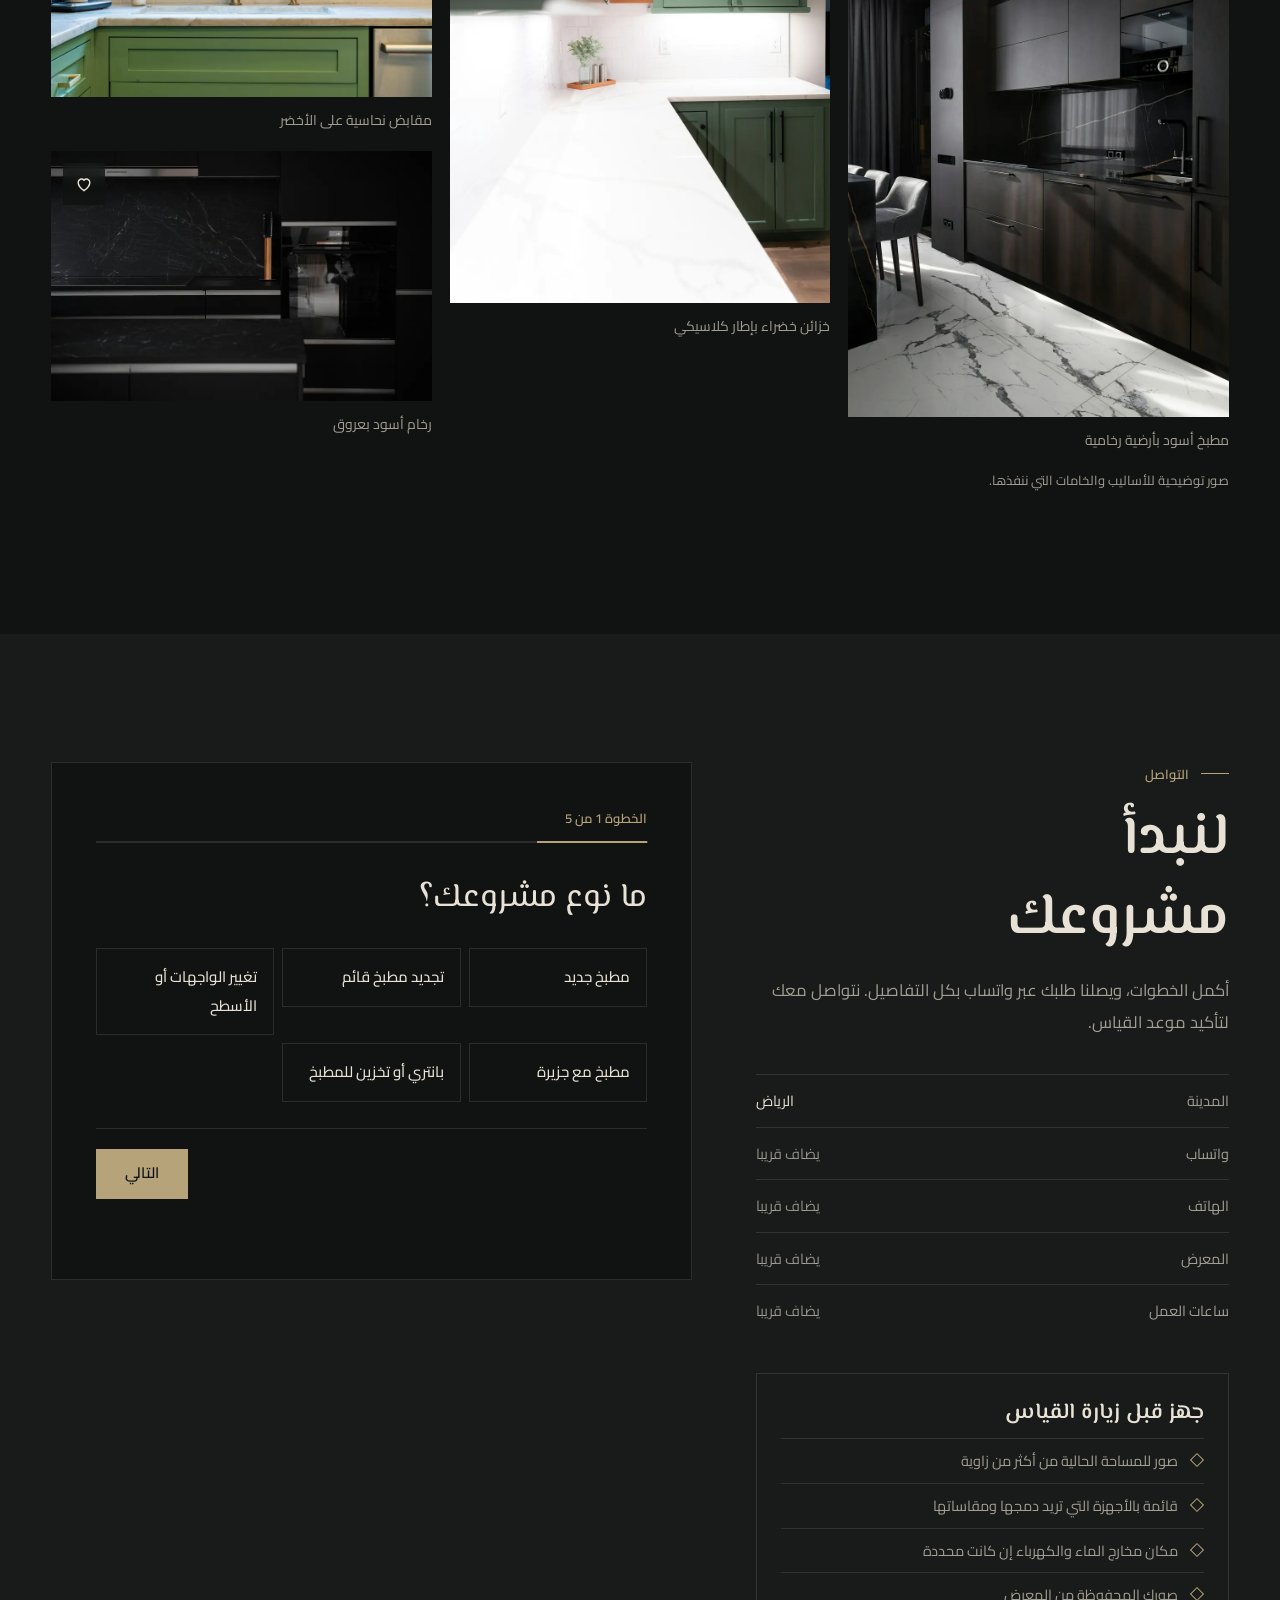
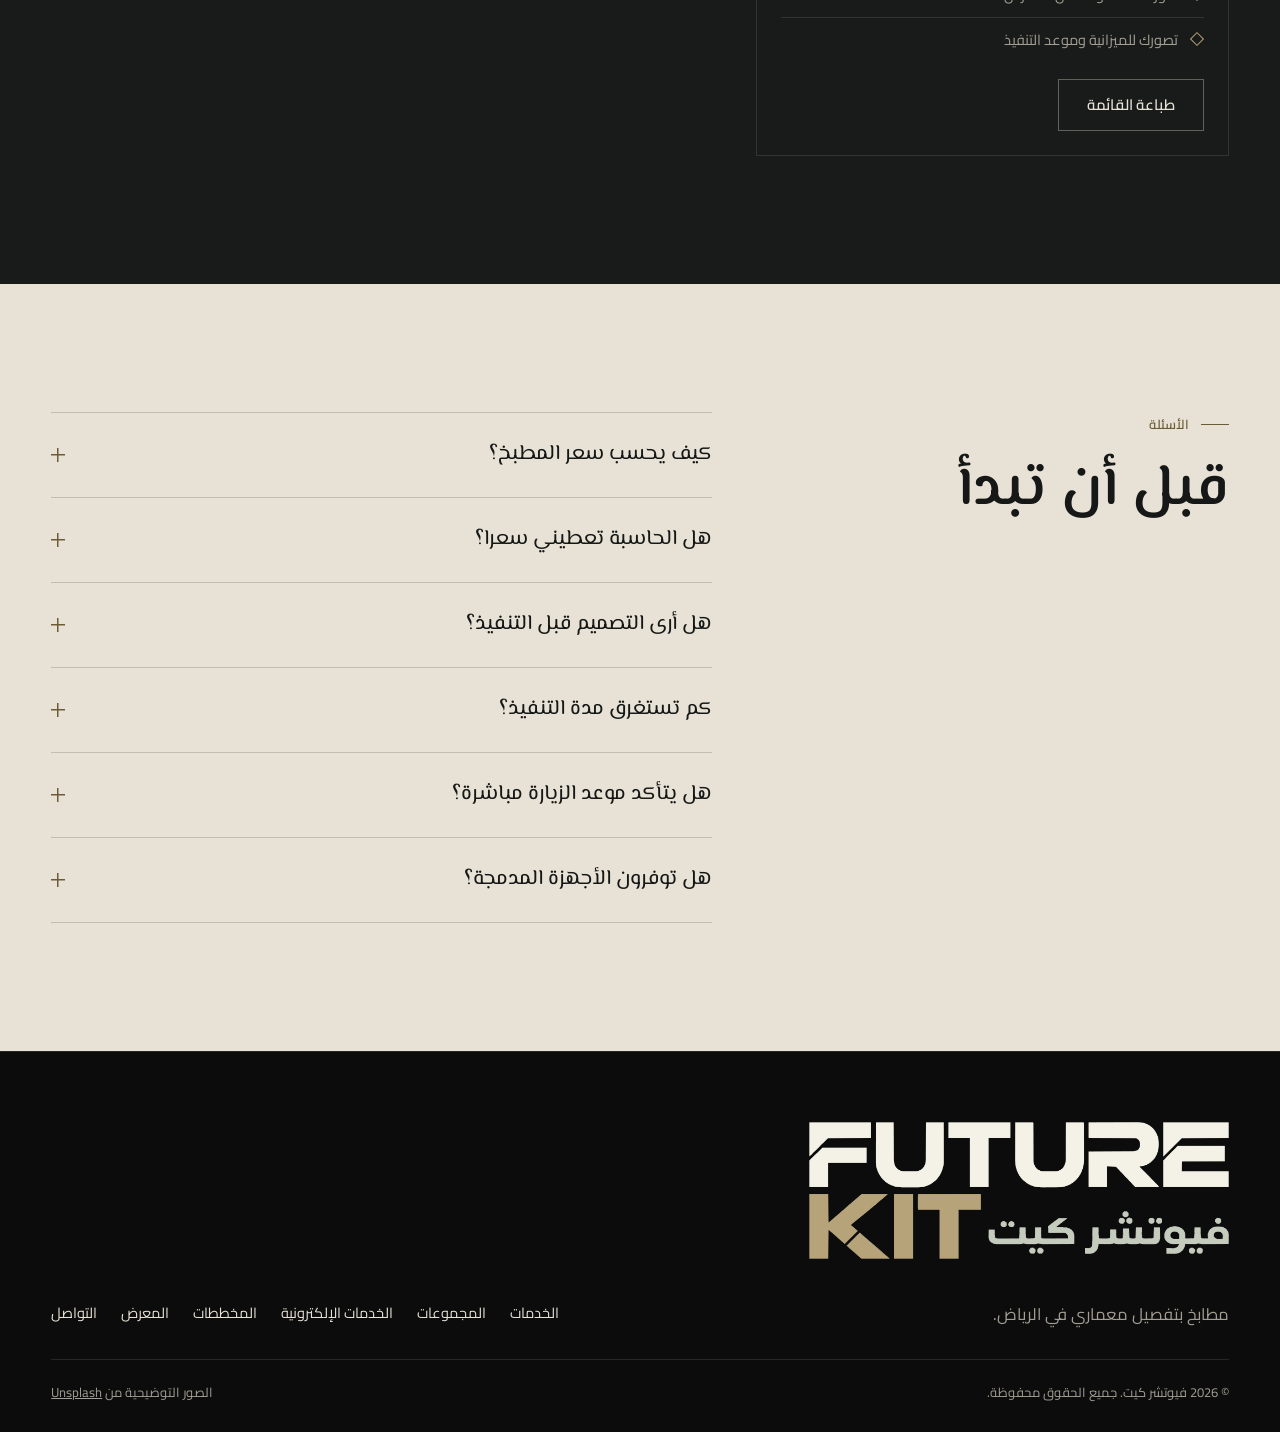
<file: v5/index.html>
<!doctype html>
<html lang="ar" dir="rtl" class="no-js">
<head>
<meta charset="utf-8">
<meta name="viewport" content="width=device-width, initial-scale=1, viewport-fit=cover">
<title>فيوتشر كيت | مطابخ بتفصيل معماري في الرياض</title>
<meta name="description" content="فيوتشر كيت تصمم وتصنع وتركب المطابخ في الرياض. اطلب عرض سعرك وموعد القياس من الموقع.">
<meta name="theme-color" content="#111312">
<meta name="robots" content="noindex">
<link rel="canonical" href="https://az212z.github.io/future-kit-riyadh/v5/">
<meta property="og:type" content="website"><meta property="og:locale" content="ar_SA">
<meta property="og:title" content="فيوتشر كيت | مطابخ بتفصيل معماري">
<meta property="og:description" content="تصميم وتصنيع وتركيب المطابخ في الرياض.">
<meta property="og:image" content="https://az212z.github.io/future-kit-riyadh/assets/og.jpg">
<meta name="twitter:card" content="summary_large_image">
<link rel="icon" type="image/png" href="../assets/favicon.png">
<link rel="apple-touch-icon" href="../assets/apple-touch-icon.png">
<link rel="preconnect" href="https://fonts.googleapis.com"><link rel="preconnect" href="https://fonts.gstatic.com" crossorigin>
<link href="https://fonts.googleapis.com/css2?family=El+Messiri:wght@400;500;600;700&family=Cairo:wght@300;400;500;600&display=swap" rel="stylesheet">
<link rel="preload" as="image" href="../assets/img/black-marble-floor.webp" imagesrcset="../assets/img/black-marble-floor-sm.webp 900w, ../assets/img/black-marble-floor.webp 1800w" imagesizes="(max-width: 900px) 100vw, 50vw" fetchpriority="high">
<link rel="stylesheet" href="v5.css">
<script>document.documentElement.classList.replace("no-js","js");</script>
</head>
<body>
<a class="skip" href="#main">انتقل إلى المحتوى</a>

<header class="hd" id="hd">
  <div class="hd-in">
    <a href="#top" class="hd-logo" aria-label="فيوتشر كيت، الصفحة الرئيسية"><img src="../assets/logo-light.webp" alt="FUTURE KIT فيوتشر كيت" width="1522" height="499"></a>
    <nav class="nav" id="nav" aria-label="القائمة الرئيسية">
      <a href="#services"><em>01</em>الخدمات</a>
      <a href="#collections"><em>02</em>المجموعات</a>
      <a href="#online"><em>03</em>الخدمات الإلكترونية</a>
      <a href="#gallery"><em>04</em>المعرض</a>
      <a href="#request"><em>05</em>التواصل</a>
    </nav>
    <a href="#request" class="hd-cta">اطلب عرض سعر</a>
    <button class="nav-btn" id="nav-btn" aria-expanded="false" aria-controls="nav"><span class="nb-lbl">القائمة</span><span class="nb-ic"><i></i><i></i></span></button>
  </div>
</header>

<main id="main">

<!-- HERO -->
<section class="hero" id="top" aria-labelledby="hero-t">
  <div class="hero-txt">
    <p class="kick rv">فيوتشر كيت · الرياض</p>
    <h1 id="hero-t" class="rv">مطابخ<br>بحضور<br><span class="brass">معماري</span></h1>
    <p class="hero-p rv">نصمم المطابخ ونصنعها ونركبها في الرياض. كل مشروع يبدأ بقياس دقيق، ويمر بتصميم تعتمده، وينتهي بتسليم مطابق.</p>
    <div class="hero-a rv">
      <a href="#request" class="btn btn-brass">اطلب عرض سعرك</a>
      <a href="#collections" class="btn btn-line">استعرض المجموعات</a>
    </div>
    <dl class="hero-meta rv">
      <div><dt>التصميم</dt><dd>ثلاثي الأبعاد قبل التنفيذ</dd></div>
      <div><dt>التنفيذ</dt><dd>فريق تصميم وتصنيع وتركيب واحد</dd></div>
      <div><dt>الخدمة</dt><dd>داخل مدينة الرياض</dd></div>
    </dl>
  </div>
  <figure class="hero-img">
    <img src="../assets/img/black-marble-floor.webp" srcset="../assets/img/black-marble-floor-sm.webp 900w, ../assets/img/black-marble-floor.webp 1800w" sizes="(max-width: 900px) 100vw, 50vw" alt="مطبخ بخزائن سوداء وأرضية رخام أبيض بعروق" width="1800" height="2700" fetchpriority="high">
    <figcaption>مجموعة الداكن الفاخر</figcaption>
  </figure>
</section>

<div class="ticker" aria-hidden="true"><div class="ticker-t">
  <span>المطابخ</span><span>الجزر</span><span>البانتري</span><span>الأجهزة المدمجة</span><span>الواجهات</span><span>الأسطح</span><span>الإضاءة المخفية</span>
  <span>المطابخ</span><span>الجزر</span><span>البانتري</span><span>الأجهزة المدمجة</span><span>الواجهات</span><span>الأسطح</span><span>الإضاءة المخفية</span>
</div></div>

<!-- PRINCIPLES -->
<section class="sec principles" aria-labelledby="pr-t">
  <div class="wrap pr-g">
    <h2 id="pr-t" class="h2 rv">أربعة مبادئ<br>نعمل بها في كل مشروع</h2>
    <ol class="pr-l">
      <li class="rv"><span>01</span><h3>التصميم قبل التصنيع</h3><p>لا نقص لوحا قبل أن تعتمد التصميم ثلاثي الأبعاد والرسومات التنفيذية.</p></li>
      <li class="rv"><span>02</span><h3>وضوح السعر</h3><p>عرض سعر مفصل بكل بند، وبمدة تنفيذ مكتوبة قبل البدء.</p></li>
      <li class="rv"><span>03</span><h3>فريق واحد</h3><p>التصميم والتصنيع والتركيب لدى فريق واحد يعرف مشروعك من أوله.</p></li>
      <li class="rv"><span>04</span><h3>مراجعة قبل التسليم</h3><p>نراجع معك كل باب ودرج وسطح قبل أن نسلمك المشروع.</p></li>
    </ol>
  </div>
</section>

<!-- SERVICES -->
<section class="sec svx" id="services" aria-labelledby="svx-t">
  <div class="wrap svx-g">
    <div class="svx-media" aria-hidden="true"><img id="svx-img" src="../assets/img/marble-island-sm.webp" alt=""></div>
    <div>
      <p class="kick dark rv">الخدمات</p>
      <h2 id="svx-t" class="h2 rv">كل تفاصيل المطبخ<br>تحت سقف واحد</h2>
      <ol class="svx-l">
        <li class="svx-row is-on" data-img="marble-island" tabindex="0"><span>01</span><div><h3>المطابخ</h3><p>تصميم وتفصيل المطابخ بكل أساليبها ومقاساتها.</p></div></li>
        <li class="svx-row" data-img="warm-island" tabindex="0"><span>02</span><div><h3>الجزر</h3><p>جزر للتحضير أو الجلسة أو المغسلة، بتمديدات مخططة مسبقا.</p></div></li>
        <li class="svx-row" data-img="pantry" tabindex="0"><span>03</span><div><h3>البانتري وتخزين المطبخ</h3><p>تخزين المؤن والأجهزة الصغيرة خلف أبواب مخفية، مع منظمات للأدراج.</p></div></li>
        <li class="svx-row" data-img="black-detail" tabindex="0"><span>04</span><div><h3>الأسطح</h3><p>كوارتز وبورسلان ورخام طبيعي وجرانيت، بتفصيل في الموقع.</p></div></li>
        <li class="svx-row" data-img="builtin" tabindex="0"><span>05</span><div><h3>الأجهزة المدمجة</h3><p>تخطيط أماكن الأجهزة وتوريدها وتركيبها عند الطلب.</p></div></li>
        <li class="svx-row" data-img="wood-light" tabindex="0"><span>06</span><div><h3>الإضاءة المخفية</h3><p>LED أسفل الخزائن وداخل الأدراج، بحساسات حركة.</p></div></li>
        <li class="svx-row" data-img="window-wood" tabindex="0"><span>07</span><div><h3>تجديد المطابخ</h3><p>تغيير الواجهات أو الأسطح أو إعادة المخطط بالكامل.</p></div></li>
        <li class="svx-row" data-img="workshop" tabindex="0"><span>08</span><div><h3>التصميم ثلاثي الأبعاد</h3><p>مناظير واقعية بالخامات المختارة قبل أي تصنيع.</p></div></li>
      </ol>
    </div>
  </div>
</section>

<!-- COLLECTIONS -->
<section class="sec coll" id="collections" aria-labelledby="coll-t">
  <div class="wrap coll-h">
    <div><p class="kick rv">المجموعات</p><h2 id="coll-t" class="h2 rv">خمسة أساليب</h2></div>
    <p class="coll-sub rv">اسحب لاستعراض المجموعات. كل مجموعة قابلة للتخصيص بالكامل.</p>
  </div>
  <div class="coll-track" tabindex="0" role="region" aria-label="المجموعات">
    <article class="cl"><img src="../assets/img/black-oak-sm.webp" alt="مطبخ بجزيرة سوداء وخزائن بلوط" loading="lazy" width="900" height="764"><div><span>01</span><h3>داكن فاخر</h3><p>أسود وفحمي مع خشب البلوط أو الحجر الطبيعي.</p></div></article>
    <article class="cl"><img src="../assets/img/marble-island-sm.webp" alt="مطبخ مودرن بجزيرة رخامية" loading="lazy" width="900" height="600"><div><span>02</span><h3>مودرن</h3><p>أسطح واسعة بلا فواصل، وجزيرة في وسط المطبخ.</p></div></article>
    <article class="cl"><img src="../assets/img/green-brass-sm.webp" alt="خزائن خضراء بمقابض نحاسية" loading="lazy" width="900" height="600"><div><span>03</span><h3>نيو كلاسيك</h3><p>أبواب بإطار بسيط، ولون عميق، ومقابض نحاسية.</p></div></article>
    <article class="cl"><img src="../assets/img/builtin-sm.webp" alt="وحدات خشبية بلا مقابض" loading="lazy" width="900" height="600"><div><span>04</span><h3>مينيمال</h3><p>بلا مقابض ظاهرة، وأجهزة مدمجة بالكامل.</p></div></article>
    <article class="cl"><img src="../assets/img/window-wood-sm.webp" alt="مطبخ خشبي ونافذة واسعة" loading="lazy" width="900" height="720"><div><span>05</span><h3>خشبي دافئ</h3><p>قشرة خشب طبيعي، وأسطح فاتحة، وإضاءة هادئة.</p></div></article>
  </div>
</section>

<!-- ONLINE SERVICES -->
<section class="sec online" id="online" aria-labelledby="on-t">
  <div class="wrap">
    <div class="on-h">
      <p class="kick rv">الخدمات الإلكترونية</p>
      <h2 id="on-t" class="h2 rv">ابدأ مشروعك<br>من هنا</h2>
    </div>
    <div class="on-g">
      <a href="#request" class="on rv"><span class="on-n">A</span><h3>طلب عرض السعر</h3><p>خمس خطوات تحدد فيها المشروع والأسلوب والميزانية.</p><i aria-hidden="true">←</i></a>
      <a href="#request" class="on rv"><span class="on-n">B</span><h3>حاسبة الأطوال</h3><p>الطول الإجمالي التقريبي لجدران مطبخك والجزيرة.</p><i aria-hidden="true">←</i></a>
      <a href="#gallery" class="on rv"><span class="on-n">C</span><h3>المحفوظات</h3><p>احفظ صور المعرض التي تعجبك، وأرفقها بطلبك.</p><i aria-hidden="true">←</i></a>
      <a href="#request" class="on rv"><span class="on-n">D</span><h3>موعد القياس</h3><p>اختر اليوم والوقت المفضلين لزيارة الموقع.</p><i aria-hidden="true">←</i></a>
    </div>
  </div>
</section>


<!-- LAYOUTS -->
<section class="sec lay" id="layouts" aria-labelledby="lay-t">
  <div class="wrap lay-g">
    <div>
      <p class="kick rv">المخططات</p>
      <h2 id="lay-t" class="h2 rv">شكل المطبخ<br>يحدد حركتك فيه</h2>
      <div class="lay-list" role="tablist" aria-label="مخططات المطابخ">
        <button role="tab" aria-selected="true" data-lay="L" id="lt-L" aria-controls="lay-detail">حرف L</button>
        <button role="tab" aria-selected="false" data-lay="U" id="lt-U" aria-controls="lay-detail" tabindex="-1">حرف U</button>
        <button role="tab" aria-selected="false" data-lay="I" id="lt-I" aria-controls="lay-detail" tabindex="-1">مع جزيرة</button>
        <button role="tab" aria-selected="false" data-lay="P" id="lt-P" aria-controls="lay-detail" tabindex="-1">متوازي</button>
        <button role="tab" aria-selected="false" data-lay="S" id="lt-S" aria-controls="lay-detail" tabindex="-1">مستقيم</button>
      </div>
    </div>
    <div class="lay-detail" id="lay-detail" role="tabpanel" aria-live="polite">
      <div class="lay-plan"><svg viewBox="0 0 320 240" id="lay-svg" role="img" aria-labelledby="lay-svg-t"><title id="lay-svg-t">مخطط المطبخ المختار من الأعلى</title>
            <defs><pattern id="grid" width="16" height="16" patternUnits="userSpaceOnUse"><path d="M16 0H0V16" fill="none" stroke="rgba(216,201,163,.07)" stroke-width="1"/></pattern></defs>
            <rect x="0" y="0" width="320" height="240" fill="url(#grid)"/>
            <rect x="20" y="20" width="280" height="200" fill="none" stroke="rgba(244,241,231,.35)" stroke-width="2"/>
            <g id="lay-shapes"></g>
            <path id="lay-tri" fill="rgba(182,163,121,.14)" stroke="#B6A379" stroke-width="1.5" stroke-dasharray="4 4"/>
            <g id="lay-dots"></g>
          </svg></div>
      <div class="lay-info">
        <h3 id="lay-name">حرف L</h3>
        <p id="lay-desc"></p>
        <dl>
          <div><dt>نرشحه عندما</dt><dd id="lay-fit"></dd></div>
          <div><dt>ميزته الأهم</dt><dd id="lay-pro"></dd></div>
          <div><dt>ننتبه إلى</dt><dd id="lay-care"></dd></div>
        </dl>
      </div>
    </div>
  </div>
</section>

<!-- PROCESS -->
<section class="sec proc" id="process" aria-labelledby="proc-t">
  <div class="wrap proc-g">
    <div class="proc-h">
      <p class="kick dark rv">المراحل</p>
      <h2 id="proc-t" class="h2 rv">من الطلب<br>إلى التسليم</h2>
    </div>
    <ol class="proc-l">
      <li class="rv"><span>01</span><div><h3>الطلب</h3><p>ترسل طلبك من الموقع، ونتواصل معك لتأكيد التفاصيل والموعد.</p></div></li>
      <li class="rv"><span>02</span><div><h3>القياس</h3><p>نزور موقعك ونأخذ المقاسات ونحدد مخارج الماء والكهرباء.</p></div></li>
      <li class="rv"><span>03</span><div><h3>التصميم</h3><p>مخطط ومناظير ثلاثية الأبعاد، وتعديلات حتى الاعتماد.</p></div></li>
      <li class="rv"><span>04</span><div><h3>العرض</h3><p>اختيار العينات، وعرض سعر مفصل بالبنود ومدة التنفيذ.</p></div></li>
      <li class="rv"><span>05</span><div><h3>التصنيع</h3><p>تصنيع الوحدات وفق الرسومات المعتمدة، مع إطلاعك على المراحل.</p></div></li>
      <li class="rv"><span>06</span><div><h3>التسليم</h3><p>تركيب في الموقع، ومراجعة كاملة معك قبل التسليم.</p></div></li>
    </ol>
  </div>
</section>

<!-- GALLERY -->
<section class="sec gal" id="gallery" aria-labelledby="gal-t">
  <div class="wrap">
    <div class="gal-h">
      <div><p class="kick rv">المعرض</p><h2 id="gal-t" class="h2 rv">احفظ ما يلهمك</h2></div>
      <div class="g-filter" role="group" aria-label="تصفية الصور">
        <button type="button" data-f="all" aria-pressed="true">الكل</button>
        <button type="button" data-f="kitchen" aria-pressed="false">مطابخ</button>
        <button type="button" data-f="detail" aria-pressed="false">تفاصيل</button>
        <button type="button" data-f="fav" aria-pressed="false">المحفوظة <span class="fav-count">0</span></button>
      </div>
    </div>
    <div class="gal-g">
      <figure class="g rv" data-cat="kitchen"><button type="button" class="g-open" data-full="../assets/img/sage-kitchen.webp" aria-label="تكبير الصورة: مطبخ مريمي بأسطح داكنة"><img src="../assets/img/sage-kitchen-sm.webp" alt="مطبخ بخزائن مريمية وأسطح رخامية داكنة" loading="lazy" width="900" height="900"></button><figcaption>مطبخ مريمي بأسطح داكنة</figcaption><button type="button" class="fav" data-id="sage-kitchen" data-cap="مطبخ مريمي بأسطح داكنة" aria-pressed="false" aria-label="حفظ الصورة: مطبخ مريمي بأسطح داكنة"><svg viewBox="0 0 24 24" aria-hidden="true"><path d="M12 20s-7-4.5-7-10a4 4 0 0 1 7-2.6A4 4 0 0 1 19 10c0 5.5-7 10-7 10z"/></svg></button></figure>
      <figure class="g rv" data-cat="kitchen"><button type="button" class="g-open" data-full="../assets/img/black-oak.webp" aria-label="تكبير الصورة: جزيرة سوداء مع خشب البلوط"><img src="../assets/img/black-oak-sm.webp" alt="مطبخ بجزيرة سوداء وخزائن بلوط" loading="lazy" width="900" height="764"></button><figcaption>جزيرة سوداء مع خشب البلوط</figcaption><button type="button" class="fav" data-id="black-oak" data-cap="جزيرة سوداء مع خشب البلوط" aria-pressed="false" aria-label="حفظ الصورة: جزيرة سوداء مع خشب البلوط"><svg viewBox="0 0 24 24" aria-hidden="true"><path d="M12 20s-7-4.5-7-10a4 4 0 0 1 7-2.6A4 4 0 0 1 19 10c0 5.5-7 10-7 10z"/></svg></button></figure>
      <figure class="g rv" data-cat="kitchen"><button type="button" class="g-open" data-full="../assets/img/warm-island.webp" aria-label="تكبير الصورة: جزيرة بقشرة خشب ورخام دافئ"><img src="../assets/img/warm-island-sm.webp" alt="مطبخ خشبي بجزيرة ورف نبيذ مدمج" loading="lazy" width="900" height="527"></button><figcaption>جزيرة بقشرة خشب ورخام دافئ</figcaption><button type="button" class="fav" data-id="warm-island" data-cap="جزيرة بقشرة خشب ورخام دافئ" aria-pressed="false" aria-label="حفظ الصورة: جزيرة بقشرة خشب ورخام دافئ"><svg viewBox="0 0 24 24" aria-hidden="true"><path d="M12 20s-7-4.5-7-10a4 4 0 0 1 7-2.6A4 4 0 0 1 19 10c0 5.5-7 10-7 10z"/></svg></button></figure>
      <figure class="g rv" data-cat="kitchen"><button type="button" class="g-open" data-full="../assets/img/black-marble-floor.webp" aria-label="تكبير الصورة: مطبخ أسود بأرضية رخامية"><img src="../assets/img/black-marble-floor-sm.webp" alt="مطبخ بخزائن سوداء وأرضية رخام أبيض" loading="lazy" width="900" height="1350"></button><figcaption>مطبخ أسود بأرضية رخامية</figcaption><button type="button" class="fav" data-id="black-marble-floor" data-cap="مطبخ أسود بأرضية رخامية" aria-pressed="false" aria-label="حفظ الصورة: مطبخ أسود بأرضية رخامية"><svg viewBox="0 0 24 24" aria-hidden="true"><path d="M12 20s-7-4.5-7-10a4 4 0 0 1 7-2.6A4 4 0 0 1 19 10c0 5.5-7 10-7 10z"/></svg></button></figure>
      <figure class="g rv" data-cat="kitchen"><button type="button" class="g-open" data-full="../assets/img/wood-light.webp" aria-label="تكبير الصورة: إضاءة على امتداد القاعدة"><img src="../assets/img/wood-light-sm.webp" alt="مطبخ بإضاءة LED أسفل الوحدات" loading="lazy" width="900" height="720"></button><figcaption>إضاءة على امتداد القاعدة</figcaption><button type="button" class="fav" data-id="wood-light" data-cap="إضاءة على امتداد القاعدة" aria-pressed="false" aria-label="حفظ الصورة: إضاءة على امتداد القاعدة"><svg viewBox="0 0 24 24" aria-hidden="true"><path d="M12 20s-7-4.5-7-10a4 4 0 0 1 7-2.6A4 4 0 0 1 19 10c0 5.5-7 10-7 10z"/></svg></button></figure>
      <figure class="g rv" data-cat="kitchen"><button type="button" class="g-open" data-full="../assets/img/island-dark.webp" aria-label="تكبير الصورة: جزيرة تجمع الطبخ والجلسة"><img src="../assets/img/island-dark-sm.webp" alt="مطبخ بجزيرة خشبية وكراسي داكنة" loading="lazy" width="900" height="600"></button><figcaption>جزيرة تجمع الطبخ والجلسة</figcaption><button type="button" class="fav" data-id="island-dark" data-cap="جزيرة تجمع الطبخ والجلسة" aria-pressed="false" aria-label="حفظ الصورة: جزيرة تجمع الطبخ والجلسة"><svg viewBox="0 0 24 24" aria-hidden="true"><path d="M12 20s-7-4.5-7-10a4 4 0 0 1 7-2.6A4 4 0 0 1 19 10c0 5.5-7 10-7 10z"/></svg></button></figure>
      <figure class="g rv" data-cat="kitchen"><button type="button" class="g-open" data-full="../assets/img/marble-island.webp" aria-label="تكبير الصورة: جزيرة رخامية منحوتة"><img src="../assets/img/marble-island-sm.webp" alt="مطبخ مودرن بجزيرة رخامية" loading="lazy" width="900" height="600"></button><figcaption>جزيرة رخامية منحوتة</figcaption><button type="button" class="fav" data-id="marble-island" data-cap="جزيرة رخامية منحوتة" aria-pressed="false" aria-label="حفظ الصورة: جزيرة رخامية منحوتة"><svg viewBox="0 0 24 24" aria-hidden="true"><path d="M12 20s-7-4.5-7-10a4 4 0 0 1 7-2.6A4 4 0 0 1 19 10c0 5.5-7 10-7 10z"/></svg></button></figure>
      <figure class="g rv" data-cat="kitchen"><button type="button" class="g-open" data-full="../assets/img/green-shaker.webp" aria-label="تكبير الصورة: خزائن خضراء بإطار كلاسيكي"><img src="../assets/img/green-shaker-sm.webp" alt="خزائن مطبخ خضراء بإطار كلاسيكي" loading="lazy" width="900" height="1350"></button><figcaption>خزائن خضراء بإطار كلاسيكي</figcaption><button type="button" class="fav" data-id="green-shaker" data-cap="خزائن خضراء بإطار كلاسيكي" aria-pressed="false" aria-label="حفظ الصورة: خزائن خضراء بإطار كلاسيكي"><svg viewBox="0 0 24 24" aria-hidden="true"><path d="M12 20s-7-4.5-7-10a4 4 0 0 1 7-2.6A4 4 0 0 1 19 10c0 5.5-7 10-7 10z"/></svg></button></figure>
      <figure class="g rv" data-cat="detail"><button type="button" class="g-open" data-full="../assets/img/pantry.webp" aria-label="تكبير الصورة: بانتري خلف أبواب مخفية"><img src="../assets/img/pantry-sm.webp" alt="خزائن بانتري مفتوحة بأرفف خشبية" loading="lazy" width="900" height="600"></button><figcaption>بانتري خلف أبواب مخفية</figcaption><button type="button" class="fav" data-id="pantry" data-cap="بانتري خلف أبواب مخفية" aria-pressed="false" aria-label="حفظ الصورة: بانتري خلف أبواب مخفية"><svg viewBox="0 0 24 24" aria-hidden="true"><path d="M12 20s-7-4.5-7-10a4 4 0 0 1 7-2.6A4 4 0 0 1 19 10c0 5.5-7 10-7 10z"/></svg></button></figure>
      <figure class="g rv" data-cat="detail"><button type="button" class="g-open" data-full="../assets/img/fluted.webp" aria-label="تكبير الصورة: واجهة مضلعة وخزانة زجاجية"><img src="../assets/img/fluted-sm.webp" alt="جزيرة بواجهة مضلعة داكنة وخزانة زجاجية" loading="lazy" width="900" height="983"></button><figcaption>واجهة مضلعة وخزانة زجاجية</figcaption><button type="button" class="fav" data-id="fluted" data-cap="واجهة مضلعة وخزانة زجاجية" aria-pressed="false" aria-label="حفظ الصورة: واجهة مضلعة وخزانة زجاجية"><svg viewBox="0 0 24 24" aria-hidden="true"><path d="M12 20s-7-4.5-7-10a4 4 0 0 1 7-2.6A4 4 0 0 1 19 10c0 5.5-7 10-7 10z"/></svg></button></figure>
      <figure class="g rv" data-cat="detail"><button type="button" class="g-open" data-full="../assets/img/builtin.webp" aria-label="تكبير الصورة: أفران مدمجة في وحدات طولية"><img src="../assets/img/builtin-sm.webp" alt="وحدات خشبية بأفران مدمجة" loading="lazy" width="900" height="600"></button><figcaption>أفران مدمجة في وحدات طولية</figcaption><button type="button" class="fav" data-id="builtin" data-cap="أفران مدمجة في وحدات طولية" aria-pressed="false" aria-label="حفظ الصورة: أفران مدمجة في وحدات طولية"><svg viewBox="0 0 24 24" aria-hidden="true"><path d="M12 20s-7-4.5-7-10a4 4 0 0 1 7-2.6A4 4 0 0 1 19 10c0 5.5-7 10-7 10z"/></svg></button></figure>
      <figure class="g rv" data-cat="detail"><button type="button" class="g-open" data-full="../assets/img/green-brass.webp" aria-label="تكبير الصورة: مقابض نحاسية على الأخضر"><img src="../assets/img/green-brass-sm.webp" alt="خزائن خضراء بمقابض نحاسية وخلاط ذهبي" loading="lazy" width="900" height="600"></button><figcaption>مقابض نحاسية على الأخضر</figcaption><button type="button" class="fav" data-id="green-brass" data-cap="مقابض نحاسية على الأخضر" aria-pressed="false" aria-label="حفظ الصورة: مقابض نحاسية على الأخضر"><svg viewBox="0 0 24 24" aria-hidden="true"><path d="M12 20s-7-4.5-7-10a4 4 0 0 1 7-2.6A4 4 0 0 1 19 10c0 5.5-7 10-7 10z"/></svg></button></figure>
      <figure class="g rv" data-cat="detail"><button type="button" class="g-open" data-full="../assets/img/black-detail.webp" aria-label="تكبير الصورة: رخام أسود بعروق"><img src="../assets/img/black-detail-sm.webp" alt="سطح رخامي أسود بعروق بيضاء" loading="lazy" width="900" height="589"></button><figcaption>رخام أسود بعروق</figcaption><button type="button" class="fav" data-id="black-detail" data-cap="رخام أسود بعروق" aria-pressed="false" aria-label="حفظ الصورة: رخام أسود بعروق"><svg viewBox="0 0 24 24" aria-hidden="true"><path d="M12 20s-7-4.5-7-10a4 4 0 0 1 7-2.6A4 4 0 0 1 19 10c0 5.5-7 10-7 10z"/></svg></button></figure>
    </div>
    <p class="fine">صور توضيحية للأساليب والخامات التي ننفذها.</p>
  </div>
</section>

<!-- REQUEST -->
<section class="sec req" id="request" aria-labelledby="req-t">
  <div class="wrap req-g">
    <div class="req-side">
      <p class="kick rv">التواصل</p>
      <h2 id="req-t" class="h2 rv">لنبدأ<br>مشروعك</h2>
      <p class="sub rv">أكمل الخطوات، ويصلنا طلبك عبر واتساب بكل التفاصيل. نتواصل معك لتأكيد موعد القياس.</p>
      <dl class="ct">
        <div><dt>المدينة</dt><dd>الرياض</dd></div>
        <div><dt>واتساب</dt><dd class="cfg" data-cfg="whatsapp" dir="ltr"></dd></div>
        <div><dt>الهاتف</dt><dd class="cfg" data-cfg="phone" dir="ltr"></dd></div>
        <div><dt>المعرض</dt><dd class="cfg" data-cfg="address"></dd></div>
        <div><dt>ساعات العمل</dt><dd class="cfg" data-cfg="hours"></dd></div>
      </dl>
      <div class="check" id="checklist">
        <h3>جهز قبل زيارة القياس</h3>
        <ul>
          <li>صور للمساحة الحالية من أكثر من زاوية</li>
          <li>قائمة بالأجهزة التي تريد دمجها ومقاساتها</li>
          <li>مكان مخارج الماء والكهرباء إن كانت محددة</li>
          <li>صورك المحفوظة من المعرض</li>
          <li>تصورك للميزانية وموعد التنفيذ</li>
        </ul>
        <button type="button" class="btn btn-line" id="print-checklist">طباعة القائمة</button>
      </div>
    </div>
    <div class="wz-card">
      <form class="wz" id="wizard" novalidate aria-labelledby="wz-title">
  <div class="wz-top">
    <p class="wz-count" id="wz-count" aria-live="polite">الخطوة 1 من 5</p>
    <div class="wz-prog" aria-hidden="true"><i id="wz-bar"></i></div>
  </div>

  <fieldset class="wz-step">
    <legend>ما نوع مشروعك؟</legend>
    <div class="opts">
      <label><input type="radio" name="w_type" value="مطبخ جديد"><span>مطبخ جديد</span></label>
      <label><input type="radio" name="w_type" value="تجديد مطبخ قائم"><span>تجديد مطبخ قائم</span></label>
      <label><input type="radio" name="w_type" value="تغيير الواجهات أو الأسطح"><span>تغيير الواجهات أو الأسطح</span></label>
      <label><input type="radio" name="w_type" value="مطبخ مع جزيرة"><span>مطبخ مع جزيرة</span></label>
      <label><input type="radio" name="w_type" value="بانتري أو تخزين للمطبخ"><span>بانتري أو تخزين للمطبخ</span></label>
    </div>
  </fieldset>

  <fieldset class="wz-step" hidden>
    <legend>ما الأسلوب الأقرب لذوقك؟</legend>
    <div class="opts">
      <label><input type="radio" name="w_style" value="مودرن"><span>مودرن</span></label>
      <label><input type="radio" name="w_style" value="نيو كلاسيك"><span>نيو كلاسيك</span></label>
      <label><input type="radio" name="w_style" value="مينيمال"><span>مينيمال</span></label>
      <label><input type="radio" name="w_style" value="خشبي دافئ"><span>خشبي دافئ</span></label>
      <label><input type="radio" name="w_style" value="داكن فاخر"><span>داكن فاخر</span></label>
      <label><input type="radio" name="w_style" value="لم أحدد بعد"><span>لم أحدد بعد</span></label>
    </div>
  </fieldset>

  <fieldset class="wz-step" hidden>
    <legend>أطوال الجدران التقريبية <small>(اختياري)</small></legend>
    <p class="wz-hint">قس طول كل جدار ستركب عليه الخزائن بالمتر. نستخدمها لتقدير مبدئي، والمقاس النهائي يؤخذ في زيارة القياس.</p>
    <div class="meas">
      <label><span>الجدار الأول</span><input class="m-in" name="m_a" type="number" inputmode="decimal" min="0" max="30" step="0.05" placeholder="0.00" dir="ltr"></label>
      <label><span>الجدار الثاني</span><input class="m-in" name="m_b" type="number" inputmode="decimal" min="0" max="30" step="0.05" placeholder="0.00" dir="ltr"></label>
      <label><span>الجدار الثالث</span><input class="m-in" name="m_c" type="number" inputmode="decimal" min="0" max="30" step="0.05" placeholder="0.00" dir="ltr"></label>
      <label><span>الجزيرة</span><input class="m-in" name="m_i" type="number" inputmode="decimal" min="0" max="30" step="0.05" placeholder="0.00" dir="ltr"></label>
    </div>
    <p class="meas-out">الطول الإجمالي التقريبي <b id="m-total" aria-live="polite">0 م</b></p>
  </fieldset>

  <fieldset class="wz-step" hidden>
    <legend>الميزانية والتوقيت</legend>
    <p class="wz-q">الميزانية التقريبية التي تفكر بها</p>
    <div class="opts">
      <label><input type="radio" name="w_budget" value="أقل من 30 ألف ريال"><span>أقل من 30 ألف</span></label>
      <label><input type="radio" name="w_budget" value="من 30 إلى 60 ألف ريال"><span>30 إلى 60 ألف</span></label>
      <label><input type="radio" name="w_budget" value="من 60 إلى 100 ألف ريال"><span>60 إلى 100 ألف</span></label>
      <label><input type="radio" name="w_budget" value="أكثر من 100 ألف ريال"><span>أكثر من 100 ألف</span></label>
      <label><input type="radio" name="w_budget" value="أفضل مناقشتها"><span>أفضل مناقشتها</span></label>
    </div>
    <p class="wz-q">متى تريد البدء؟</p>
    <div class="opts">
      <label><input type="radio" name="w_time" value="خلال شهر"><span>خلال شهر</span></label>
      <label><input type="radio" name="w_time" value="خلال 1 إلى 3 أشهر"><span>خلال 1 إلى 3 أشهر</span></label>
      <label><input type="radio" name="w_time" value="بعد أكثر من 3 أشهر"><span>بعد أكثر من 3 أشهر</span></label>
    </div>
  </fieldset>

  <fieldset class="wz-step" hidden>
    <legend>بياناتك وموعد الزيارة</legend>
    <div class="fr2">
      <label class="fld"><span>الاسم</span><input name="w_name" autocomplete="name" required></label>
      <label class="fld"><span>رقم الجوال</span><input name="w_phone" type="tel" inputmode="tel" autocomplete="tel" dir="ltr" placeholder="05XXXXXXXX" required></label>
    </div>
    <div class="fr2">
      <label class="fld"><span>الحي</span><input name="w_district" placeholder="مثال: الملقا"></label>
      <label class="fld"><span>اليوم المفضل للزيارة <small>(اختياري)</small></span><input name="w_date" type="date"></label>
    </div>
    <p class="wz-q">الوقت المفضل <small>(اختياري)</small></p>
    <div class="opts">
      <label><input type="radio" name="w_slot" value="صباحا"><span>صباحا</span></label>
      <label><input type="radio" name="w_slot" value="بعد الظهر"><span>بعد الظهر</span></label>
      <label><input type="radio" name="w_slot" value="مساء"><span>مساء</span></label>
    </div>
    <label class="fld"><span>ملاحظات <small>(اختياري)</small></span><textarea name="w_msg" rows="3"></textarea></label>
    <label class="tick"><input type="checkbox" name="w_favs" checked><i aria-hidden="true"></i>إرفاق الصور المحفوظة (<span id="w-favs-n">0</span>)</label>
  </fieldset>

  <div class="wz-nav">
    <button type="button" class="wz-btn wz-back" id="wz-back" hidden>السابق</button>
    <button type="button" class="wz-btn wz-next" id="wz-next">التالي</button>
    <button type="submit" class="wz-btn wz-next" id="wz-submit" hidden>إرسال الطلب عبر واتساب</button>
  </div>
  <p class="wz-status" id="wz-status" role="status" aria-live="polite"></p>
</form>
    </div>
  </div>
</section>

<!-- FAQ -->
<section class="sec faq" id="faq" aria-labelledby="faq-t">
  <div class="wrap faq-g">
    <div><p class="kick dark rv">الأسئلة</p><h2 id="faq-t" class="h2 rv">قبل أن تبدأ</h2></div>
    <div class="acc">
      <details><summary>كيف يحسب سعر المطبخ؟</summary><p>يعتمد على الطول الإجمالي للوحدات، ونوع الواجهات والهيكل، ونوع السطح، والإكسسوارات والإضاءة. بعد القياس واعتماد التصميم تستلم عرضا مفصلا بكل بند.</p></details>
      <details><summary>هل الحاسبة تعطيني سعرا؟</summary><p>لا، تعطيك الطول الإجمالي التقريبي للجدران فقط، لتوضح لنا حجم المشروع. السعر يحدد بعد القياس واختيار الخامات.</p></details>
      <details><summary>هل أرى التصميم قبل التنفيذ؟</summary><p>نعم، تصميم ثلاثي الأبعاد بالخامات المختارة، ولا يبدأ التصنيع إلا بعد اعتمادك.</p></details>
      <details><summary>كم تستغرق مدة التنفيذ؟</summary><p>تختلف بحسب حجم المشروع ونوع الخامات وتوفرها، وتحدد كتابيا في عرض السعر.</p></details>
      <details><summary>هل يتأكد موعد الزيارة مباشرة؟</summary><p>الموعد الذي تختاره هو المفضل لديك، ونتواصل معك لتأكيده أو اقتراح أقرب موعد متاح.</p></details>
      <details><summary>هل توفرون الأجهزة المدمجة؟</summary><p>نعم، نخطط أماكن الأجهزة في التصميم، ويمكننا توريدها وتركيبها عند الطلب، أو تركيب أجهزتك الحالية بعد مطابقة مقاساتها.</p></details>
    </div>
  </div>
</section>

</main>

<footer class="ft">
  <div class="wrap">
    <img class="ft-logo" src="../assets/logo-light.webp" alt="FUTURE KIT فيوتشر كيت" width="1522" height="499" loading="lazy">
    <div class="ft-row">
      <p>مطابخ بتفصيل معماري في الرياض.</p>
      <nav aria-label="روابط الموقع"><a href="#services">الخدمات</a><a href="#collections">المجموعات</a><a href="#online">الخدمات الإلكترونية</a><a href="#layouts">المخططات</a><a href="#gallery">المعرض</a><a href="#request">التواصل</a></nav>
    </div>
    <div class="ft-bot"><p>© <span class="yr">2026</span> فيوتشر كيت. جميع الحقوق محفوظة.</p><p class="credit">الصور التوضيحية من <a href="https://unsplash.com" rel="noopener" target="_blank">Unsplash</a></p></div>
  </div>
</footer>

<a class="top-btn" id="top-btn" href="#top" aria-label="العودة إلى أعلى الصفحة"><svg viewBox="0 0 24 24" aria-hidden="true"><path d="M12 5v14M6 11l6-6 6 6"/></svg></a>

<div class="lb" id="lb" hidden role="dialog" aria-modal="true" aria-label="عرض الصورة">
  <button class="lb-x" aria-label="إغلاق">×</button>
  <button class="lb-p" aria-label="الصورة السابقة">›</button>
  <figure><img alt=""><figcaption></figcaption></figure>
  <button class="lb-n" aria-label="الصورة التالية">‹</button>
</div>
<div class="toast" id="toast" role="status" aria-live="polite"></div>

<script src="../assets/fk-services.js" defer></script>
</body>
</html>
</file>
<file: v1/site.css>
/* FUTURE KIT — فيوتشر كيت */
:root{
  --green:#144131; --green-2:#0F3326; --green-3:#0A241B;
  --gold:#B6A379; --gold-2:#C9B992; --gold-ink:#7C6A43;
  --cream:#F4F1E7; --cream-2:#EAE5D6; --paper:#FBFAF5;
  --sage:#8D9788; --sage-2:#C4CCBE;
  --ink:#13241D; --muted:#56645B;
  --line:rgba(20,65,49,.14);
  --f-display:"Alexandria", "Noto Sans Arabic", system-ui, sans-serif;
  --f-body:"Noto Sans Arabic", "Alexandria", system-ui, sans-serif;
  --wrap:1240px; --gut:clamp(16px,4vw,40px);
  --notch:28px;
  --ease:cubic-bezier(.2,.7,.1,1);
  color-scheme:light;
}
*,*::before,*::after{box-sizing:border-box}
html{scroll-behavior:smooth;-webkit-text-size-adjust:100%;scroll-padding-top:96px}
body{margin:0;background:var(--cream);color:var(--ink);font-family:var(--f-body);font-size:17px;line-height:1.85;-webkit-font-smoothing:antialiased;overflow-x:hidden}
img{max-width:100%;height:auto;display:block}
a{color:inherit}
button{font:inherit;color:inherit;cursor:pointer}
h1,h2,h3{text-wrap:balance;word-spacing:.06em;font-family:var(--f-display);font-weight:700;line-height:1.35;margin:0}
p{margin:0 0 1em;text-wrap:pretty}
.wrap{max-width:var(--wrap);margin-inline:auto;padding-inline:var(--gut)}
.skip{position:absolute;inset-inline-start:-999px;top:8px;background:var(--gold);color:var(--green-3);padding:8px 16px;z-index:100}
.skip:focus{inset-inline-start:8px}
:focus-visible{outline:2px solid var(--gold);outline-offset:3px}
[hidden]{display:none!important}

/* signature notch — the diagonal cut from the logo's F/E/K */
.notch{clip-path:polygon(0 0,calc(100% - var(--notch)) 0,100% var(--notch),100% 100%,0 100%)}
.notch-lg{--notch:44px;clip-path:polygon(0 0,calc(100% - var(--notch)) 0,100% var(--notch),100% 100%,var(--notch) 100%,0 calc(100% - var(--notch)))}

/* buttons */
.btn{display:inline-flex;align-items:center;justify-content:center;gap:.7em;font-family:var(--f-display);font-weight:600;font-size:15.5px;padding:15px 26px;text-decoration:none;border:1.5px solid transparent;transition:background .3s var(--ease),color .3s,border-color .3s,transform .3s var(--ease);clip-path:polygon(0 0,calc(100% - 12px) 0,100% 12px,100% 100%,0 100%);min-height:52px}
.btn .arr{transition:transform .35s var(--ease)}
.btn:hover .arr{transform:translateX(-5px)}
.btn-gold{background:var(--gold);color:var(--green-3)}
.btn-gold:hover{background:var(--gold-2)}
.btn-green{background:var(--green);color:var(--cream)}
.btn-green:hover{background:var(--green-2)}
.btn-ghost{border-color:rgba(244,241,231,.45);color:var(--cream);clip-path:none}
.btn-ghost:hover{background:rgba(244,241,231,.1);border-color:var(--cream)}
.btn-line{border-color:var(--green);color:var(--green);clip-path:none;background:transparent}
.btn-line:hover{background:var(--green);color:var(--cream)}
.btn-block{width:100%}

.kicker{font-family:var(--f-display);font-size:13px;font-weight:600;color:var(--gold-ink);display:inline-flex;align-items:center;gap:12px;margin-bottom:18px}
.kicker::before{content:"";width:28px;height:2px;background:currentColor}
.kicker.light,.light .kicker{color:var(--gold)}
.sec-head{margin-bottom:clamp(36px,5vw,64px);max-width:760px}
.sec-head h2{font-size:clamp(30px,4.2vw,52px);font-weight:700}
.sec-sub{color:var(--muted);font-size:18px;margin-top:18px;max-width:600px}
.light h2{color:var(--cream)} .light .sec-sub{color:var(--sage-2)}
.fine{font-size:13.5px;color:var(--muted);line-height:1.7}

/* header */
.site-head{position:fixed;inset-inline:0;top:0;z-index:50;transition:background .35s,box-shadow .35s,transform .35s var(--ease)}
.head-row{display:flex;align-items:center;justify-content:space-between;height:84px;gap:24px}
.brand{display:block;width:150px;flex:none;position:relative}
.brand img{width:100%;height:auto}
.brand .logo-dark{position:absolute;inset:0;opacity:0;transition:opacity .3s}
.brand .logo-light{transition:opacity .3s}
.nav{display:flex;align-items:center;gap:clamp(14px,2vw,28px)}
.nav a{text-decoration:none;font-family:var(--f-display);font-size:14.5px;font-weight:500;color:var(--cream);position:relative;padding-block:6px;white-space:nowrap}
.nav a:not(.nav-cta)::after{content:"";position:absolute;inset-inline:0;bottom:0;height:1.5px;background:var(--gold);transform:scaleX(0);transform-origin:right;transition:transform .35s var(--ease)}
.nav a:not(.nav-cta):hover::after,.nav a.is-active::after{transform:scaleX(1)}
.nav-cta{background:var(--gold);color:var(--green-3)!important;padding:10px 18px!important;font-weight:600!important;clip-path:polygon(0 0,calc(100% - 10px) 0,100% 10px,100% 100%,0 100%)}
.site-head.is-solid{background:rgba(244,241,231,.94);backdrop-filter:saturate(1.4) blur(14px);-webkit-backdrop-filter:saturate(1.4) blur(14px);box-shadow:0 1px 0 var(--line)}
.site-head.is-solid .brand .logo-dark{opacity:1}
.site-head.is-solid .brand .logo-light{opacity:0}
.site-head.is-solid .nav a{color:var(--ink)}
.site-head.is-hidden{transform:translateY(-100%)}
.burger{display:none;width:46px;height:46px;background:none;border:0;position:relative}
.burger span{position:absolute;inset-inline:11px;height:2px;background:var(--cream);transition:transform .35s var(--ease),top .35s,background .3s}
.burger span:first-child{top:18px}.burger span:last-child{top:27px}
.site-head.is-solid .burger span{background:var(--ink)}
.burger[aria-expanded="true"] span:first-child{top:22px;transform:rotate(45deg)}
.burger[aria-expanded="true"] span:last-child{top:22px;transform:rotate(-45deg)}

/* hero */
.hero{position:relative;min-height:100svh;display:flex;align-items:flex-end;color:var(--cream);overflow:hidden;background:var(--green-3)}
.hero-media img{position:absolute;inset:0;width:100%;height:100%;object-fit:cover;object-position:50% 60%;transform:scale(1.08);animation:heroZoom 2.4s var(--ease) forwards}
@keyframes heroZoom{to{transform:scale(1)}}
.hero-shade{position:absolute;inset:0;background:
  linear-gradient(270deg,rgba(10,36,27,.94) 0%,rgba(10,36,27,.78) 38%,rgba(10,36,27,.25) 70%,rgba(10,36,27,.1) 100%),
  linear-gradient(0deg,rgba(10,36,27,.85) 0%,rgba(10,36,27,0) 45%)}
.hero-inner{position:relative;z-index:2;padding-block:150px 64px;width:100%}
.eyebrow{display:inline-flex;align-items:center;gap:12px;font-family:var(--f-display);font-size:14px;color:var(--gold-2);margin-bottom:22px}
.tick{width:10px;height:10px;background:var(--gold);clip-path:polygon(0 0,100% 0,100% 100%)}
.hero h1{font-size:clamp(40px,6.4vw,88px);font-weight:800;line-height:1.25;max-width:15ch}
.hero h1 em{font-style:normal;color:var(--gold);font-weight:600;display:inline-block}
.lead{font-size:clamp(17px,1.6vw,20px);max-width:560px;color:rgba(244,241,231,.86);margin-top:26px}
.hero-actions{display:flex;flex-wrap:wrap;gap:14px;margin-top:34px}
.hero-points{list-style:none;padding:0;margin:56px 0 0;display:grid;grid-template-columns:repeat(3,minmax(0,220px));gap:0;border-top:1px solid rgba(244,241,231,.18)}
.hero-points li{padding:20px 0 0;padding-inline-end:24px;display:flex;flex-direction:column;gap:4px}
.hero-points li+li{padding-inline-start:24px;border-inline-start:1px solid rgba(244,241,231,.18)}
.hero-points b{font-family:var(--f-display);font-size:22px;color:var(--gold);font-weight:700}
.hero-points span{font-size:14px;color:rgba(244,241,231,.75);line-height:1.6}
.scroll-cue{position:absolute;z-index:2;inset-inline-start:var(--gut);bottom:40px;width:26px;height:44px;border:1.5px solid rgba(244,241,231,.5);border-radius:14px}
.scroll-cue span{position:absolute;left:50%;top:9px;width:3px;height:8px;margin-left:-1.5px;background:var(--gold);border-radius:2px;animation:cue 1.8s infinite}
@keyframes cue{0%{opacity:0;transform:translateY(0)}40%{opacity:1}100%{opacity:0;transform:translateY(14px)}}

/* marquee */
.marquee{background:var(--green);color:var(--cream);overflow:hidden;border-block:1px solid rgba(182,163,121,.3)}
.marquee-track{display:flex;align-items:center;gap:28px;width:max-content;padding-block:18px;animation:mq 42s linear infinite;font-family:var(--f-display);font-size:15px;font-weight:500}
.marquee-track i{width:9px;height:9px;background:var(--gold);clip-path:polygon(0 0,100% 0,100% 100%);flex:none}
@keyframes mq{to{transform:translateX(50%)}}

/* intro */
.intro{padding-block:clamp(80px,11vw,150px);overflow-x:clip}
.intro-grid{display:grid;grid-template-columns:1.15fr .85fr;gap:clamp(36px,6vw,96px);align-items:center}
.intro h2{font-size:clamp(28px,3.6vw,46px);margin-bottom:28px}
.intro p{color:#33463C;font-size:18px}
.link-arrow{display:inline-flex;gap:10px;font-family:var(--f-display);font-weight:600;color:var(--green);text-decoration:none;border-bottom:1.5px solid var(--gold);padding-bottom:4px;margin-top:10px}
.intro-figure{margin:0;position:relative}
.intro-figure img{aspect-ratio:4/5;object-fit:cover;width:100%;clip-path:polygon(0 0,calc(100% - 56px) 0,100% 56px,100% 100%,0 100%)}
.intro-figure::before{content:"";position:absolute;inset-block:-18px 18px;inset-inline:18px -18px;border:1.5px solid var(--gold);z-index:-1;clip-path:polygon(0 0,calc(100% - 56px) 0,100% 56px,100% 100%,0 100%)}
.intro-figure figcaption{font-size:13px;color:var(--muted);margin-top:14px}

/* styles */
.styles{background:var(--paper);padding-block:clamp(80px,10vw,140px);border-block:1px solid var(--line)}
.style-tabs{display:flex;flex-wrap:wrap;gap:8px;margin-bottom:36px;border-bottom:1px solid var(--line)}
.style-tabs button{background:none;border:0;padding:14px 18px;font-family:var(--f-display);font-size:16px;font-weight:500;color:var(--muted);position:relative}
.style-tabs button::after{content:"";position:absolute;inset-inline:12px;bottom:-1px;height:3px;background:var(--green);transform:scaleX(0);transition:transform .4s var(--ease)}
.style-tabs button[aria-selected="true"]{color:var(--green);font-weight:700}
.style-tabs button[aria-selected="true"]::after{transform:scaleX(1)}
.style-panel{display:grid;grid-template-columns:1.35fr 1fr;gap:clamp(28px,5vw,72px);align-items:center;animation:fadeUp .6s var(--ease)}
@keyframes fadeUp{from{opacity:0;transform:translateY(16px)}to{opacity:1;transform:none}}
.sp-media{--notch:48px;aspect-ratio:4/3;overflow:hidden;background:var(--cream-2)}
.sp-media img{width:100%;height:100%;object-fit:cover;transition:transform 1.2s var(--ease)}
.style-panel:hover .sp-media img{transform:scale(1.04)}
.sp-num{font-family:var(--f-display);font-size:72px;font-weight:800;line-height:1;color:transparent;-webkit-text-stroke:1.5px var(--gold);display:block;margin-bottom:10px}
.sp-body h3{font-size:clamp(28px,3vw,38px);color:var(--green);margin-bottom:14px}
.sp-body>p{color:#3A4C42;font-size:17.5px}
.sp-specs{margin:28px 0 0;display:grid;gap:0;border-top:1px solid var(--line)}
.sp-specs div{display:flex;justify-content:space-between;gap:16px;padding:14px 0;border-bottom:1px solid var(--line)}
.sp-specs dt{color:var(--muted);font-size:14.5px}
.sp-specs dd{margin:0;font-family:var(--f-display);font-weight:600;font-size:15px;color:var(--ink);text-align:end}

/* services */
.services{padding-block:clamp(80px,10vw,140px)}
.svc-grid{display:grid;grid-template-columns:repeat(4,1fr);border-top:1px solid var(--line);border-inline-start:1px solid var(--line)}
.svc{padding:36px 30px 40px;border-bottom:1px solid var(--line);border-inline-end:1px solid var(--line);position:relative;transition:background .4s var(--ease),color .4s}
.svc::before{content:"";position:absolute;top:0;inset-inline-end:0;width:0;height:0;border-style:solid;border-width:0 0 0 0;transition:border-width .4s var(--ease)}
.svc:hover{background:var(--green);color:var(--cream)}
.svc:hover p{color:var(--sage-2)}
.svc:hover .svc-ic{stroke:var(--gold)}
.svc-ic{width:44px;height:44px;fill:none;stroke:var(--green);stroke-width:1.6;stroke-linejoin:round;stroke-linecap:round;margin-bottom:26px;transition:stroke .4s}
.svc h3{font-size:19px;margin-bottom:10px}
.svc p{font-size:15px;color:var(--muted);line-height:1.8;margin:0;transition:color .4s}

/* layouts */
.layouts{background:var(--green);color:var(--cream);padding-block:clamp(80px,10vw,140px);position:relative;overflow:hidden}
.layouts::after{content:"";position:absolute;inset-inline-start:-120px;top:-120px;width:420px;height:420px;border:1.5px solid rgba(182,163,121,.18);transform:rotate(45deg);pointer-events:none}
.lay-wrap{display:grid;grid-template-columns:220px 1fr;gap:clamp(24px,4vw,56px)}
.lay-list{display:flex;flex-direction:column;gap:6px}
.lay-list button{background:transparent;border:1px solid rgba(244,241,231,.16);color:var(--sage-2);text-align:start;padding:16px 20px;font-family:var(--f-display);font-size:16px;font-weight:500;transition:all .3s var(--ease);display:flex;justify-content:space-between;align-items:center}
.lay-list button::after{content:"←";opacity:0;transition:opacity .3s,transform .3s;transform:translateX(6px)}
.lay-list button:hover{border-color:rgba(244,241,231,.4);color:var(--cream)}
.lay-list button[aria-selected="true"]{background:var(--gold);border-color:var(--gold);color:var(--green-3);font-weight:700}
.lay-list button[aria-selected="true"]::after{opacity:1;transform:none}
.lay-detail{display:grid;grid-template-columns:1.1fr 1fr;gap:clamp(24px,4vw,56px);align-items:center;background:rgba(10,36,27,.45);border:1px solid rgba(244,241,231,.1);padding:clamp(20px,3vw,40px)}
.lay-plan svg{width:100%;height:auto;display:block}
#lay-shapes rect{fill:var(--sage);stroke:rgba(244,241,231,.5);stroke-width:1;transition:all .5s var(--ease)}
#lay-shapes rect.island{fill:var(--gold)}
#lay-dots circle{fill:var(--cream)} #lay-dots text{fill:var(--cream);font:600 10px var(--f-display);paint-order:stroke;stroke:#0E2C21;stroke-width:4px;stroke-linejoin:round}
.lay-legend{list-style:none;padding:0;margin:14px 0 0;display:flex;gap:22px;font-size:13px;color:var(--sage-2)}
.lay-legend li{display:flex;align-items:center;gap:8px}
.lay-legend i{width:14px;height:10px;display:inline-block}
.k-cab{background:var(--sage)} .k-tri{border:1.5px dashed var(--gold)}
.lay-info h3{font-size:30px;color:var(--gold);margin-bottom:12px}
.lay-info>p{color:rgba(244,241,231,.85)}
.lay-info dl{margin:22px 0 0}
.lay-info dl div{padding:14px 0;border-top:1px solid rgba(244,241,231,.14)}
.lay-info dt{font-family:var(--f-display);font-size:13px;color:var(--gold);font-weight:600;margin-bottom:4px}
.lay-info dd{margin:0;font-size:15.5px;color:rgba(244,241,231,.9);line-height:1.75}
.lay-anim{animation:fadeUp .5s var(--ease)}

/* studio */
.studio{padding-block:clamp(80px,10vw,140px)}
.studio-grid{display:grid;grid-template-columns:1.45fr 1fr;gap:clamp(24px,4vw,48px);align-items:start}
.stage{position:sticky;top:104px;background:#E9E4D7;border:1px solid var(--line)}
.stage svg{display:block;width:100%;height:auto}
.stage svg .fr,.stage svg rect,.stage svg path{transition:fill .5s var(--ease),opacity .5s}
.stage-tag{position:absolute;inset-inline-end:16px;bottom:16px;background:rgba(20,65,49,.92);color:var(--cream);font-family:var(--f-display);font-size:13px;padding:8px 14px;max-width:calc(100% - 32px)}
.controls{display:flex;flex-direction:column;gap:22px}
.ctl{border:0;padding:0 0 20px;margin:0;border-bottom:1px solid var(--line);min-width:0}
.ctl legend{font-family:var(--f-display);font-weight:700;font-size:15px;color:var(--green);margin-bottom:12px;padding:0}
.swatches{display:flex;flex-wrap:wrap;gap:10px}
.swatches label{display:flex;flex-direction:column;align-items:center;gap:6px;cursor:pointer;width:64px}
.swatches input,.chips input,.switch input{position:absolute;opacity:0;pointer-events:none}
.swatches span{width:46px;height:46px;background:var(--c);border:1px solid rgba(0,0,0,.12);box-shadow:inset 0 0 0 3px var(--cream);outline:2px solid transparent;outline-offset:2px;transition:outline-color .25s,transform .25s var(--ease);clip-path:polygon(0 0,calc(100% - 10px) 0,100% 10px,100% 100%,0 100%)}
.swatches em{font-style:normal;font-size:12px;color:var(--muted);text-align:center;line-height:1.4}
.swatches input:checked+span{outline-color:var(--green);transform:translateY(-2px);box-shadow:inset 0 0 0 3px var(--cream),0 0 0 2px var(--green)}
.swatches input:checked+span+em{color:var(--green);font-weight:600}
.swatches input:focus-visible+span{outline-color:var(--gold)}
.wood-oak{background:repeating-linear-gradient(175deg,#A97F55 0 5px,#9A714A 5px 7px,#B58B60 7px 12px)!important}
.wood-walnut{background:repeating-linear-gradient(175deg,#5B3F2B 0 5px,#4A3222 5px 7px,#6A4A33 7px 12px)!important}
.m-quartz{background:linear-gradient(160deg,#F0EEE9 40%,#D9D5CC 42%,#F0EEE9 46%)!important}
.m-calacatta{background:linear-gradient(150deg,#F5F2EC 30%,#BBA374 33%,#F5F2EC 37%,#F5F2EC 62%,#A9A59C 64%,#F5F2EC 66%)!important}
.m-porcelain{background:radial-gradient(circle at 30% 30%,#9A9994,#82817C)!important}
.m-granite{background:radial-gradient(#4A4C4A 1px,transparent 1.5px) 0 0/7px 7px,#232524!important}
.chips{display:flex;flex-wrap:wrap;gap:8px}
.chips span{display:inline-block;padding:9px 16px;border:1px solid var(--line);font-family:var(--f-display);font-size:14px;cursor:pointer;transition:all .25s;background:var(--paper)}
.chips label:hover span{border-color:var(--green)}
.chips input:checked+span{background:var(--green);color:var(--cream);border-color:var(--green)}
.chips input:focus-visible+span{outline:2px solid var(--gold);outline-offset:2px}
.ctl-row{display:flex;flex-wrap:wrap;gap:12px 28px}
.ctl-row legend{width:100%}
.switch{display:inline-flex;align-items:center;gap:10px;font-size:15px;cursor:pointer}
.sw{width:42px;height:24px;background:#CFC9B9;position:relative;transition:background .3s;flex:none}
.sw::after{content:"";position:absolute;top:3px;inset-inline-start:3px;width:18px;height:18px;background:#fff;transition:transform .3s var(--ease)}
.switch input:checked+.sw{background:var(--green)}
.switch input:checked+.sw::after{transform:translateX(-18px)}
.switch input:focus-visible+.sw{outline:2px solid var(--gold);outline-offset:2px}
.ctl-actions{display:flex;flex-wrap:wrap;gap:12px}

/* process */
.process{background:var(--cream-2);padding-block:clamp(80px,10vw,140px)}
.steps{list-style:none;padding:0;margin:0;display:grid;grid-template-columns:repeat(3,1fr);gap:0;counter-reset:s}
.step{padding:34px 30px 40px;border-top:2px solid var(--green);position:relative;background:transparent;transition:background .4s}
.step:nth-child(n+4){border-top-color:var(--gold)}
.step:hover{background:var(--paper)}
.step-n{font-family:var(--f-display);font-weight:800;font-size:15px;color:var(--gold-ink);letter-spacing:.06em;display:block;margin-bottom:22px}
.step h3{font-size:22px;color:var(--green);margin-bottom:10px}
.step p{color:#3E5046;font-size:15.5px;margin:0}

/* gallery */
.gallery{padding-block:clamp(80px,10vw,140px)}
.sec-head-row{display:flex;justify-content:space-between;align-items:flex-end;gap:24px;max-width:none;flex-wrap:wrap}
.filters{display:flex;flex-wrap:wrap;gap:8px}
.filters button{border:1px solid var(--line);background:transparent;padding:9px 18px;font-family:var(--f-display);font-size:14px;transition:all .25s}
.filters button:hover{border-color:var(--green)}
.filters button.is-on{background:var(--green);color:var(--cream);border-color:var(--green)}
.masonry{display:grid;grid-template-columns:repeat(3,1fr);grid-auto-rows:clamp(180px,19vw,270px);grid-auto-flow:dense;gap:16px}
.tile{margin:0;position:relative;overflow:hidden;transition:opacity .4s,transform .4s var(--ease)}
.tile.is-out{display:none}
.tile.tall{grid-row:span 2}.tile.wide{grid-column:span 2}
.tile button{display:block;width:100%;height:100%;padding:0;border:0;background:var(--cream-2);cursor:zoom-in;position:relative;overflow:hidden}
.tile img{width:100%;height:100%;object-fit:cover;transition:transform 1s var(--ease),filter .6s}
.tile:hover img{transform:scale(1.05)}
.tile figcaption{position:absolute;inset-inline:0;bottom:0;padding:40px 18px 16px;background:linear-gradient(0deg,rgba(10,36,27,.85),transparent);color:var(--cream);font-family:var(--f-display);font-size:14px;transform:translateY(100%);transition:transform .45s var(--ease);pointer-events:none}
.tile:hover figcaption,.tile:focus-within figcaption{transform:none}
.gallery-note{margin-top:10px}

/* band */
.band{background:var(--green-3) url("../assets/img/workshop-sm.webp") center/cover;position:relative;color:var(--cream)}
.band::before{content:"";position:absolute;inset:0;background:rgba(10,36,27,.88)}
.band-inner{position:relative;padding-block:clamp(70px,9vw,120px);display:flex;justify-content:space-between;align-items:center;gap:32px;flex-wrap:wrap}
.band-quote{font-family:var(--f-display);font-size:clamp(24px,3.2vw,40px);font-weight:600;line-height:1.5;margin:0;max-width:22ch}

/* faq */
.faq{padding-block:clamp(80px,10vw,140px)}
.faq-grid{display:grid;grid-template-columns:.8fr 1.2fr;gap:clamp(32px,6vw,90px);align-items:start}
.faq .sec-head{position:sticky;top:110px}
.acc details{border-bottom:1px solid var(--line)}
.acc details:first-child{border-top:1px solid var(--line)}
.acc summary{list-style:none;cursor:pointer;padding:22px 0;font-family:var(--f-display);font-weight:600;font-size:18px;display:flex;justify-content:space-between;align-items:center;gap:16px;color:var(--ink)}
.acc summary::-webkit-details-marker{display:none}
.acc summary::after{content:"";width:14px;height:14px;flex:none;background:linear-gradient(var(--green),var(--green)) center/14px 2px no-repeat,linear-gradient(var(--green),var(--green)) center/2px 14px no-repeat;transition:transform .35s var(--ease)}
.acc details[open] summary::after{transform:rotate(45deg)}
.acc details[open] summary{color:var(--green)}
.acc details p{color:#3E5046;padding-bottom:22px;margin:0;max-width:62ch}

/* contact */
.contact{background:var(--green);color:var(--cream);padding-block:clamp(80px,10vw,140px)}
.contact-grid{display:grid;grid-template-columns:.9fr 1.1fr;gap:clamp(32px,6vw,90px);align-items:start}
.contact h2{font-size:clamp(32px,4.4vw,56px);margin-bottom:16px}
.contact-info>p{color:var(--sage-2);font-size:18px}
.c-list{list-style:none;padding:0;margin:34px 0 0}
.c-list li{display:flex;justify-content:space-between;gap:16px;padding:16px 0;border-top:1px solid rgba(244,241,231,.14)}
.c-list span{color:var(--sage-2);font-size:14.5px}
.c-list b{font-family:var(--f-display);font-weight:600;font-size:15.5px;text-align:end}
.c-list b.is-pending{color:rgba(244,241,231,.45);font-weight:400;font-size:14px}
.c-form{background:var(--cream);color:var(--ink);padding:clamp(24px,3.5vw,44px);clip-path:polygon(0 0,calc(100% - 44px) 0,100% 44px,100% 100%,0 100%)}
.f-row{display:grid;grid-template-columns:1fr 1fr;gap:16px}
.f{display:flex;flex-direction:column;gap:6px;margin-bottom:18px}
.f span{font-family:var(--f-display);font-size:14px;font-weight:600;color:var(--green)}
.f small{font-weight:400;color:var(--muted)}
.f input,.f select,.f textarea{font:inherit;font-size:16px;padding:13px 14px;border:1px solid rgba(20,65,49,.25);background:var(--paper);color:var(--ink);border-radius:0;width:100%;transition:border-color .25s,box-shadow .25s}
.f input:focus,.f select:focus,.f textarea:focus{outline:none;border-color:var(--green);box-shadow:0 0 0 3px rgba(20,65,49,.12)}
.f input[aria-invalid="true"]{border-color:#A3402E;box-shadow:0 0 0 3px rgba(163,64,46,.12)}
.f input::placeholder,.f textarea::placeholder{color:#9AA39C}
.check{display:flex;align-items:center;gap:10px;font-size:14.5px;margin-bottom:22px;cursor:pointer}
.check input{width:18px;height:18px;accent-color:var(--green)}
.f-status{min-height:1.6em;margin:12px 0 0;font-size:14px;color:var(--green)}
.f-status.err{color:#A3402E}

/* footer */
.foot{background:var(--green-3);color:var(--sage-2);padding-block:56px 34px}
.foot-grid{display:grid;grid-template-columns:1fr auto;gap:32px 48px;align-items:start}
.foot-brand img{width:190px;margin-bottom:16px}
.foot-brand p{font-size:14.5px;margin:0}
.foot-nav{display:flex;flex-wrap:wrap;gap:12px 28px;font-family:var(--f-display);font-size:14.5px}
.foot-nav a{text-decoration:none;color:var(--cream)}
.foot-nav a:hover{color:var(--gold)}
.foot-copy{grid-column:1/-1;border-top:1px solid rgba(244,241,231,.1);padding-top:24px;margin:8px 0 0;font-size:13px;display:flex;justify-content:space-between;flex-wrap:wrap;gap:8px}
.credit a{color:var(--sage-2)}

/* fab */
.wa-fab{position:fixed;inset-inline-start:22px;bottom:22px;width:58px;height:58px;background:var(--gold);display:grid;place-items:center;z-index:40;box-shadow:0 10px 30px rgba(10,36,27,.3);clip-path:polygon(0 0,calc(100% - 14px) 0,100% 14px,100% 100%,0 100%);transition:transform .3s var(--ease),opacity .3s;opacity:0;transform:translateY(20px);pointer-events:none}
.wa-fab.is-on{opacity:1;transform:none;pointer-events:auto}
.wa-fab svg{width:28px;height:28px;fill:var(--green-3)}
.wa-fab:hover{transform:translateY(-3px)}

/* lightbox */
.lightbox{position:fixed;inset:0;z-index:90;background:rgba(10,24,19,.95);display:grid;grid-template-columns:72px 1fr 72px;align-items:center;padding:24px}
.lightbox figure{margin:0;display:flex;flex-direction:column;align-items:center;gap:14px;min-width:0}
.lightbox img{max-height:82vh;max-width:100%;width:auto;object-fit:contain;animation:fadeUp .4s var(--ease)}
.lightbox figcaption{color:var(--cream);font-family:var(--f-display);font-size:15px}
.lightbox button{background:transparent;border:1px solid rgba(244,241,231,.25);color:var(--cream);width:52px;height:52px;font-size:28px;line-height:1}
.lightbox button:hover{border-color:var(--gold);color:var(--gold)}
.lb-close{position:absolute;top:20px;inset-inline-start:20px}

/* toast */
.toast{position:fixed;left:50%;bottom:28px;transform:translate(-50%,30px);background:var(--ink);color:var(--cream);padding:14px 22px;font-size:14.5px;z-index:95;opacity:0;pointer-events:none;transition:all .35s var(--ease);max-width:calc(100vw - 32px);text-align:center}
.toast.is-on{opacity:1;transform:translate(-50%,0)}

/* reveal */
.js .reveal{opacity:0;transform:translateY(22px);transition:opacity .9s var(--ease),transform .9s var(--ease)}
.js .reveal.in{opacity:1;transform:none}
.no-js .reveal{opacity:1;transform:none}

/* responsive */
@media (max-width:1100px){
  .svc-grid{grid-template-columns:repeat(2,1fr)}
  .nav a:not(.nav-cta){font-size:13.5px}
}
@media (max-width:980px){
  .burger{display:block}
  .nav{position:fixed;inset:84px 0 auto 0;background:var(--cream);flex-direction:column;align-items:stretch;gap:0;padding:12px var(--gut) 28px;box-shadow:0 20px 40px rgba(10,36,27,.15);transform:translateY(-12px);opacity:0;pointer-events:none;transition:all .35s var(--ease);max-height:calc(100svh - 84px);overflow:auto}
  .nav.is-open{transform:none;opacity:1;pointer-events:auto}
  .nav a{color:var(--ink)!important;font-size:17px!important;padding:14px 0;border-bottom:1px solid var(--line)}
  .nav a::after{display:none}
  .nav-cta{margin-top:16px;text-align:center;border-bottom:0!important}
  .site-head.menu-open{background:var(--cream)}
  .site-head.menu-open .logo-dark{opacity:1}.site-head.menu-open .logo-light{opacity:0}
  .site-head.menu-open .burger span{background:var(--ink)}
  .intro-grid,.style-panel,.lay-detail,.studio-grid,.faq-grid,.contact-grid{grid-template-columns:1fr}
  .lay-wrap{grid-template-columns:1fr}
  .lay-list{flex-direction:row;flex-wrap:wrap}
  .lay-list button{flex:1 1 auto}
  .lay-list button::after{display:none}
  .stage{position:sticky;top:10px;z-index:5;box-shadow:0 12px 30px rgba(10,36,27,.18)}
  .steps{grid-template-columns:1fr 1fr}
  .faq .sec-head{position:static}
  .intro-figure{max-width:520px}
}
@media (max-width:640px){
  body{font-size:16px}
  html{scroll-padding-top:84px}
  .head-row{height:72px}
  .nav{inset-block-start:72px;max-height:calc(100svh - 72px)}
  .brand{width:124px}
  .hero-inner{padding-block:120px 48px}
  .hero-shade{background:linear-gradient(0deg,rgba(10,36,27,.96) 0%,rgba(10,36,27,.82) 55%,rgba(10,36,27,.45) 100%)}
  .hero-points{grid-template-columns:1fr;margin-top:40px}
  .hero-points li,.hero-points li+li{padding:14px 0;border-inline-start:0;border-bottom:1px solid rgba(244,241,231,.12);flex-direction:row;align-items:baseline;gap:14px}
  .hero-points b{min-width:58px;font-size:18px}
  .hero-actions .btn{flex:1 1 100%}
  .scroll-cue{display:none}
  .svc-grid{grid-template-columns:1fr}
  .steps{grid-template-columns:1fr}
  .f-row{grid-template-columns:1fr;gap:0}
  .sp-num{font-size:54px}
  .style-tabs{flex-wrap:nowrap;overflow-x:auto;scrollbar-width:none}
  .style-tabs button{flex:none;padding:12px 14px}
  .swatches label{width:58px}
  .swatches span{width:42px;height:42px}
  .stage-tag{position:static;max-width:none}
  .lightbox{grid-template-columns:44px 1fr 44px;padding:10px}
  .lightbox button{width:40px;height:40px;font-size:22px}
  .foot-grid{grid-template-columns:1fr}
  .masonry{grid-template-columns:1fr 1fr;grid-auto-rows:200px;gap:10px}
  .tile.wide{grid-column:span 2}
  .tile figcaption{transform:none;font-size:12.5px;padding:28px 12px 10px}
  .intro-figure::before{inset-inline:10px -10px;inset-block:-10px 10px}
  .c-list li{flex-direction:column;gap:2px}
  .c-list b{text-align:start}
}
@media (prefers-reduced-motion:reduce){
  *,*::before,*::after{animation-duration:.01ms!important;animation-iteration-count:1!important;transition-duration:.01ms!important;scroll-behavior:auto!important}
  .js .reveal{opacity:1;transform:none}
}
@media print{.site-head,.wa-fab,.marquee,.scroll-cue{display:none}.hero{min-height:auto}}
</file>
<file: v3/v3.css>
/* FUTURE KIT · v3 formal */
:root{
  --paper:#F6F3EA; --paper2:#EFEADD; --white:#FBFAF6;
  --green:#144131; --green2:#0F3326; --green3:#0A251B;
  --gold:#B6A379; --gold-t:#6E5D36; --gold-l:#D6C79F;
  --ink:#16261F; --mute:#55625A; --rule:rgba(20,65,49,.16); --rule-g:rgba(182,163,121,.55);
  --serif:"Scheherazade New","Amiri",serif;
  --sans:"Noto Kufi Arabic","Noto Sans Arabic",system-ui,sans-serif;
  --wrap:1240px; --gut:clamp(18px,4vw,48px);
  --e:cubic-bezier(.22,.8,.2,1);
}
*,*::before,*::after{box-sizing:border-box}
html{scroll-behavior:smooth;-webkit-text-size-adjust:100%;scroll-padding-top:92px}
body{margin:0;background:var(--paper);color:var(--ink);font-family:var(--sans);font-weight:400;font-size:15.5px;line-height:2;-webkit-font-smoothing:antialiased;overflow-x:hidden}
img{display:block;max-width:100%;height:auto}
a{color:inherit}
button{font:inherit;color:inherit;cursor:pointer}
p{margin:0 0 1em;text-wrap:pretty}
h1,h2,h3{margin:0;font-family:var(--serif);font-weight:500;color:var(--green);text-wrap:balance}
[hidden]{display:none!important}
.wrap{max-width:var(--wrap);margin-inline:auto;padding-inline:var(--gut)}
.skip{position:fixed;top:8px;inset-inline-start:8px;z-index:200;background:var(--green);color:var(--white);padding:8px 16px;transform:translateY(-200%)}
.skip:focus{transform:none}
:focus-visible{outline:2px solid var(--gold-t);outline-offset:3px}

/* ornament + labels */
.orn{display:block;width:120px;height:12px;color:var(--gold);margin:18px auto 0}
.orn.light{color:var(--gold-l)}
.label{font-size:13px;font-weight:500;color:var(--gold-t);margin:0 0 10px}
.label.light{color:var(--gold-l)}
.sh{text-align:center;max-width:760px;margin:0 auto clamp(40px,5vw,64px)}
.sh h2{font-size:clamp(32px,3.8vw,48px);line-height:1.6}
.sh-sub{color:var(--mute);margin:20px auto 0;max-width:620px}
.sh-start{text-align:start;margin-inline:0}
.sh-start .orn{margin-inline:0}
.sec{padding-block:clamp(80px,9vw,128px);border-top:1px solid var(--rule)}
.fine{font-size:13px;color:var(--mute);line-height:1.9}

/* frame (double rule) */
.frame{position:relative;padding:10px;background:var(--white);border:1px solid var(--rule-g)}
.frame::after{content:"";position:absolute;inset:4px;border:1px solid rgba(182,163,121,.25);pointer-events:none}
.frame img{width:100%;height:100%;object-fit:cover}

/* buttons */
.btn{display:inline-flex;align-items:center;justify-content:center;min-height:50px;padding:0 28px;font-family:var(--sans);font-size:14.5px;font-weight:500;text-decoration:none;border:1px solid transparent;background:transparent;transition:background .3s,color .3s,border-color .3s}
.btn-green{background:var(--green);color:var(--white);border-color:var(--green)}
.btn-green:hover{background:var(--green3)}
.btn-ghost{border-color:var(--green);color:var(--green)}
.btn-ghost:hover{background:var(--green);color:var(--white)}
.btn-gold{background:var(--gold);color:var(--green3);border-color:var(--gold)}
.btn-gold:hover{background:var(--gold-l)}
.btn-block{width:100%}

/* utility + header */
.util{background:var(--green3);color:var(--gold-l);font-size:12.5px}
.util-row{display:flex;justify-content:space-between;align-items:center;gap:16px;min-height:38px}
.util p{margin:0}
.util a{text-decoration:none;color:var(--gold-l);border-bottom:1px solid rgba(214,199,159,.4)}
.util a:hover{color:var(--white)}
.hd{position:fixed;top:38px;inset-inline:0;z-index:60;background:rgba(246,243,234,.97);border-bottom:1px solid var(--rule);transition:box-shadow .3s}
.hd.is-solid{box-shadow:0 6px 24px rgba(10,37,27,.08)}
.hd-space{height:var(--hd-h,149px)}
.hd-in{display:flex;flex-direction:column;align-items:center;padding-block:20px 0;transition:padding .35s var(--e)}
.hd-logo{width:170px;transition:width .35s var(--e)}
.nav{display:flex;justify-content:center;flex-wrap:wrap;gap:0;margin-top:16px;border-top:1px solid var(--rule);width:100%}
.nav a{text-decoration:none;font-size:14px;font-weight:500;color:var(--ink);padding:14px clamp(12px,1.6vw,22px);position:relative;transition:color .25s}
.nav a::after{content:"";position:absolute;inset-inline:clamp(12px,1.6vw,22px);bottom:-1px;height:2px;background:var(--gold);transform:scaleX(0);transition:transform .35s var(--e)}
.nav a:hover,.nav a.is-on{color:var(--green)}
.nav a:hover::after,.nav a.is-on::after{transform:scaleX(1)}
.hd.is-solid .hd-in{flex-direction:row;justify-content:space-between;padding-block:8px}
.hd.is-solid .hd-logo{width:120px}
.hd.is-solid .nav{margin-top:0;border-top:0;width:auto}
.hd.is-solid .nav a{padding-block:12px;font-size:13.5px;padding-inline:clamp(8px,1vw,14px)}
.hd.is-solid .nav a::after{inset-inline:clamp(8px,1vw,14px)}
.nav-btn{display:none;align-items:center;gap:10px;background:none;border:1px solid var(--rule);padding:8px 14px;font-size:13.5px;color:var(--green)}
.nb-ic{width:18px;height:12px;position:relative}
.nb-ic i{position:absolute;inset-inline:0;height:1.5px;background:var(--green);transition:transform .3s,opacity .3s,top .3s}
.nb-ic i:nth-child(1){top:0}.nb-ic i:nth-child(2){top:5px}.nb-ic i:nth-child(3){top:10px}
.nav-btn[aria-expanded="true"] .nb-ic i:nth-child(1){top:5px;transform:rotate(45deg)}
.nav-btn[aria-expanded="true"] .nb-ic i:nth-child(2){opacity:0}
.nav-btn[aria-expanded="true"] .nb-ic i:nth-child(3){top:5px;transform:rotate(-45deg)}

/* hero */
.hero{padding-block:clamp(56px,7vw,100px) clamp(64px,7vw,96px)}
.hero-g{display:grid;grid-template-columns:1fr 1fr;gap:clamp(36px,6vw,88px);align-items:center}
.hero h1{font-size:clamp(42px,5.2vw,70px);line-height:1.55;font-weight:500}
.hero .orn{margin-inline:0;margin-top:22px}
.hero-p{color:var(--mute);font-size:16.5px;margin-top:24px;max-width:540px}
.hero-a{display:flex;flex-wrap:wrap;gap:12px;margin-top:34px}
.hero-fig{margin:0}
.hero-fig .frame{aspect-ratio:5/4}
.hero-fig figcaption{text-align:center;font-size:13px;color:var(--mute);margin-top:12px}
.pillars{list-style:none;padding:0;margin:clamp(56px,6vw,84px) 0 0;display:grid;grid-template-columns:repeat(3,1fr);border-top:1px solid var(--rule-g);border-bottom:1px solid var(--rule-g)}
.pillars li{padding:26px clamp(14px,2.4vw,34px);text-align:center}
.pillars li+li{border-inline-start:1px solid var(--rule)}
.pillars span{display:block;font-size:12px;color:var(--gold-t);font-weight:500}
.pillars b{display:block;font-family:var(--serif);font-weight:500;font-size:26px;line-height:1.6;color:var(--green)}
.pillars p{margin:0;color:var(--mute);font-size:14px;line-height:1.85}

/* about */
.about{background:var(--white)}
.about-g{display:grid;grid-template-columns:1.25fr 1fr;gap:clamp(36px,6vw,96px);align-items:start}
.about .sh{margin-bottom:30px}
.lead{font-family:var(--serif);font-size:clamp(21px,1.9vw,25px);line-height:1.95;color:var(--ink)}
.about-txt>p:not(.lead){color:var(--mute)}
.commit{background:var(--green);color:var(--paper);padding:clamp(28px,3.2vw,44px);position:relative}
.commit::after{content:"";position:absolute;inset:8px;border:1px solid rgba(214,199,159,.35);pointer-events:none}
.commit h3{color:var(--gold-l);font-size:27px;line-height:1.6;margin-bottom:16px}
.commit ol{list-style:none;padding:0;margin:0}
.commit li{display:flex;gap:16px;padding:14px 0;border-top:1px solid rgba(214,199,159,.22);font-size:15px;line-height:1.85}
.commit li span{color:var(--gold-l);font-size:12.5px;font-weight:500;padding-top:2px;flex:none;width:22px}

/* services */
.svc-g{display:grid;grid-template-columns:repeat(4,1fr);border-top:1px solid var(--rule);border-inline-start:1px solid var(--rule);background:var(--white)}
.svc{padding:30px 26px 34px;border-bottom:1px solid var(--rule);border-inline-end:1px solid var(--rule);transition:background .3s}
.svc:hover{background:var(--paper)}
.svc-n{display:inline-block;font-size:12.5px;font-weight:500;color:var(--gold-t);border-bottom:1px solid var(--gold);padding-bottom:4px;margin-bottom:16px}
.svc h3{font-size:23px;line-height:1.6;margin-bottom:8px}
.svc p{margin:0;color:var(--mute);font-size:14.5px;line-height:1.9}

/* collections catalogue */
.coll{background:var(--paper)}
.cat{display:flex;flex-direction:column;gap:clamp(48px,6vw,84px)}
.ci{display:grid;grid-template-columns:1.1fr 1fr;gap:clamp(28px,5vw,72px);align-items:center}
.ci:nth-child(even) .ci-img{order:2}
.ci-img{aspect-ratio:4/3}
.ci-n{display:block;font-size:13px;font-weight:500;color:var(--gold-t);margin-bottom:4px}
.ci h3{font-size:clamp(30px,3vw,40px);line-height:1.6;margin-bottom:10px}
.ci-b>p{color:var(--mute)}
.spec{width:100%;border-collapse:collapse;margin-top:18px;font-size:14.5px}
.spec th,.spec td{padding:12px 0;border-top:1px solid var(--rule);text-align:start;vertical-align:top;line-height:1.8}
.spec tr:last-child th,.spec tr:last-child td{border-bottom:1px solid var(--rule)}
.spec th{font-weight:500;color:var(--green);width:38%;padding-inline-end:16px}
.spec td{color:var(--ink)}

/* materials table */
.mat{background:var(--white)}
.tbl-wrap{overflow-x:auto;border:1px solid var(--rule-g);background:var(--white)}
.tbl{width:100%;border-collapse:collapse;min-width:720px;font-size:14.5px}
.tbl caption{caption-side:bottom;text-align:start;font-size:12.5px;color:var(--mute);padding:12px 18px}
.tbl thead th{background:var(--green);color:var(--gold-l);font-weight:500;font-size:13.5px;padding:16px 18px;text-align:start}
.tbl tbody th,.tbl tbody td{padding:16px 18px;border-top:1px solid var(--rule);text-align:start;vertical-align:middle;line-height:1.85}
.tbl tbody tr:nth-child(even){background:var(--paper)}
.tbl tbody th{font-family:var(--serif);font-size:19px;font-weight:500;color:var(--green);white-space:nowrap}
.tbl td{color:var(--ink)}
.tbl .sw{display:inline-block;width:26px;height:26px;vertical-align:middle;margin-inline-end:12px;border:1px solid var(--rule-g)}
.tbl .sw-lacquer{background:radial-gradient(ellipse at 30% 20%,#1F5641,#144131 60%)}
.tbl .sw-wood{background:repeating-linear-gradient(176deg,#9C744C 0 3px,#8A6440 3px 4px,#A98057 4px 7px)}
.tbl .sw-acrylic{background:linear-gradient(135deg,#F5F2EB 40%,#fff 50%,#E5E0D3 60%)}
.tbl .sw-quartz{background:radial-gradient(#CFCAC0 .8px,transparent 1.2px) 0 0/5px 5px,#F0EDE6}
.tbl .sw-porcelain{background:radial-gradient(ellipse at 70% 30%,#A3A19B,#8D8B85)}
.tbl .sw-marble{background:linear-gradient(140deg,#F4F1EB 40%,#B9A273 44%,#F4F1EB 48%)}

/* method */
.method{background:var(--green);color:var(--paper);border-top:0}
.method h2{color:var(--paper)}
.steps{list-style:none;padding:0;margin:0;display:grid;grid-template-columns:repeat(6,1fr);position:relative}
.steps::before{content:"";position:absolute;top:22px;inset-inline:calc(100%/12);height:1px;background:rgba(214,199,159,.4)}
.steps li{text-align:center;padding-inline:12px;position:relative}
.st-n{position:relative;z-index:1;display:grid;place-items:center;width:44px;height:44px;margin:0 auto 18px;color:var(--gold-l);font-size:13px;font-weight:500;line-height:1;font-variant-numeric:tabular-nums}
.st-n::before{content:"";position:absolute;inset:7px;z-index:-1;border:1px solid var(--gold-l);background:var(--green);transform:rotate(45deg)}
.steps h3{color:var(--paper);font-size:22px;line-height:1.6;margin-bottom:6px}
.steps p{color:#C6CFC2;font-size:13.5px;line-height:1.9;margin:0}

/* studio */
.studio{background:var(--paper)}
.st-g{display:grid;grid-template-columns:1.45fr 1fr;gap:clamp(28px,4vw,56px);align-items:start}
.stage{position:sticky;top:110px;padding:10px}
.stage svg{display:block;width:100%;height:auto;position:relative;z-index:1}
.stage svg rect,.stage svg path{transition:fill .5s var(--e),opacity .5s}
.stage-tag{margin-top:10px;background:var(--green);color:var(--gold-l);font-size:13px;padding:9px 16px;position:relative;z-index:1}
.controls{display:flex;flex-direction:column;gap:20px}
.ctl{border:0;margin:0;padding:0 0 18px;border-bottom:1px solid var(--rule);min-width:0}
.ctl legend{font-family:var(--serif);font-size:21px;line-height:1.6;color:var(--green);padding:0;margin-bottom:10px}
.swatches{display:flex;flex-wrap:wrap;gap:10px}
.swatches label{display:flex;flex-direction:column;align-items:center;gap:6px;width:60px;cursor:pointer}
.swatches input,.chips input,.switch input{position:absolute;opacity:0;pointer-events:none}
.swatches span{width:42px;height:42px;background:var(--c);border:1px solid var(--rule-g);outline:1px solid transparent;outline-offset:3px;transition:outline-color .25s}
.swatches em{font-style:normal;font-size:12px;color:var(--mute);text-align:center;line-height:1.5}
.swatches input:checked+span{outline:2px solid var(--green)}
.swatches input:checked+span+em{color:var(--green);font-weight:500}
.swatches input:focus-visible+span{outline:2px solid var(--gold-t)}
.wood-oak{background:repeating-linear-gradient(175deg,#A97F55 0 5px,#9A714A 5px 7px,#B58B60 7px 12px)!important}
.wood-walnut{background:repeating-linear-gradient(175deg,#5B3F2B 0 5px,#4A3222 5px 7px,#6A4A33 7px 12px)!important}
.m-quartz{background:linear-gradient(160deg,#F0EEE9 40%,#D9D5CC 42%,#F0EEE9 46%)!important}
.m-calacatta{background:linear-gradient(150deg,#F5F2EC 30%,#BBA374 33%,#F5F2EC 37%,#F5F2EC 62%,#A9A59C 64%,#F5F2EC 66%)!important}
.m-porcelain{background:radial-gradient(circle at 30% 30%,#9A9994,#82817C)!important}
.m-granite{background:radial-gradient(#4A4C4A 1px,transparent 1.5px) 0 0/7px 7px,#232524!important}
.chips{display:flex;flex-wrap:wrap;gap:8px}
.chips span{display:inline-block;padding:7px 16px;border:1px solid var(--rule);background:var(--white);font-size:13.5px;cursor:pointer;transition:all .25s}
.chips label:hover span{border-color:var(--green)}
.chips input:checked+span{background:var(--green);color:var(--white);border-color:var(--green)}
.chips input:focus-visible+span{outline:2px solid var(--gold-t);outline-offset:2px}
.ctl-row{display:flex;flex-wrap:wrap;gap:10px 28px}
.ctl-row legend{width:100%}
.switch{display:inline-flex;align-items:center;gap:10px;font-size:14px;cursor:pointer}
.switch .sw{width:40px;height:22px;border:1px solid var(--rule-g);background:var(--white);position:relative;flex:none;transition:background .3s;margin:0;vertical-align:baseline}
.switch .sw::after{content:"";position:absolute;top:3px;inset-inline-start:3px;width:14px;height:14px;background:var(--mute);transition:transform .3s var(--e),background .3s}
.switch input:checked+.sw{background:var(--green);border-color:var(--green)}
.switch input:checked+.sw::after{transform:translateX(-18px);background:var(--gold-l)}
.switch input:focus-visible+.sw{outline:2px solid var(--gold-t);outline-offset:2px}
.ctl-actions{display:flex;flex-wrap:wrap;gap:10px}

/* layouts */
.lay{background:var(--white)}
.lay-list{display:flex;justify-content:center;flex-wrap:wrap;gap:0;margin:0 auto 28px;border:1px solid var(--rule);width:max-content;max-width:100%}
.lay-list button{background:none;border:0;padding:11px 22px;font-size:14px;color:var(--ink);transition:all .25s}
.lay-list button+button{border-inline-start:1px solid var(--rule)}
.lay-list button[aria-selected="true"]{background:var(--green);color:var(--white)}
.lay-detail{display:grid;grid-template-columns:1fr 1fr;gap:clamp(24px,4vw,56px);align-items:center;padding:clamp(20px,3vw,40px)}
.lay-plan{position:relative;z-index:1;background:var(--paper)}
.lay-plan svg{width:100%;height:auto;display:block}
.lay-plan svg #grid path{stroke:rgba(20,65,49,.07)}
.lay-plan svg>rect:nth-of-type(2){stroke:rgba(20,65,49,.35)}
#lay-shapes rect{fill:#8D9788;stroke:rgba(20,65,49,.4);stroke-width:1}
#lay-shapes rect.island{fill:var(--gold)}
#lay-tri{stroke:var(--gold-t);fill:rgba(182,163,121,.16)}
#lay-dots circle{fill:var(--green)} #lay-dots text{fill:var(--green);font:500 10px var(--sans);paint-order:stroke;stroke:var(--paper);stroke-width:4px;stroke-linejoin:round}
.lay-info{position:relative;z-index:1}
.lay-info h3{font-size:30px;line-height:1.6;margin-bottom:6px}
.lay-info>p{color:var(--mute)}
.lay-anim{animation:fu .5s var(--e)}
@keyframes fu{from{opacity:0;transform:translateY(8px)}to{opacity:1;transform:none}}

/* gallery */
.gal{background:var(--paper)}
.gal-g{display:grid;grid-template-columns:repeat(3,1fr);gap:clamp(16px,2vw,28px)}
.g{margin:0}
.g button{display:block;width:100%;padding:8px;border:1px solid var(--rule-g);background:var(--white);cursor:zoom-in}
.g img{width:100%;aspect-ratio:4/3;object-fit:cover;transition:opacity .3s}
.g button:hover img{opacity:.88}
.g figcaption{text-align:center;font-size:13px;color:var(--mute);margin-top:10px}

/* faq */
.faq{background:var(--white)}
.faq-w{max-width:900px}
.acc details{border-bottom:1px solid var(--rule)}
.acc details:first-child{border-top:1px solid var(--rule)}
.acc summary{list-style:none;cursor:pointer;padding:20px 0;font-family:var(--serif);font-size:21px;line-height:1.7;color:var(--green);display:flex;justify-content:space-between;align-items:center;gap:20px}
.acc summary::-webkit-details-marker{display:none}
.acc summary::after{content:"";width:9px;height:9px;flex:none;border-inline-start:1.5px solid var(--gold-t);border-bottom:1.5px solid var(--gold-t);transform:rotate(-45deg);transition:transform .3s;margin-top:-4px}
.acc details[open] summary::after{transform:rotate(135deg);margin-top:4px}
.acc details p{color:var(--mute);padding-bottom:22px;margin:0}

/* request */
.req{background:var(--green3);color:var(--paper);border-top:0}
.req h2{color:var(--paper)}
.req .sh-sub{color:#BFC8BB}
.req-g{display:grid;grid-template-columns:1.35fr 1fr;gap:clamp(28px,4vw,56px);align-items:start}
.rf{background:var(--paper);color:var(--ink);padding:clamp(22px,3.4vw,44px);position:relative}
.rf::after{content:"";position:absolute;inset:8px;border:1px solid var(--rule-g);pointer-events:none}
.rf>*{position:relative;z-index:1}
.rf-row{display:grid;grid-template-columns:1fr 1fr;gap:16px}
.f{display:flex;flex-direction:column;gap:6px;margin-bottom:16px}
.f span{font-size:13.5px;font-weight:500;color:var(--green)}
.f small{font-weight:400;color:var(--mute)}
.f input,.f select,.f textarea{font:inherit;font-size:15.5px;padding:11px 13px;border:1px solid rgba(20,65,49,.28);background:var(--white);color:var(--ink);border-radius:0;width:100%;transition:border-color .25s,box-shadow .25s}
.f input:focus,.f select:focus,.f textarea:focus{outline:none;border-color:var(--green);box-shadow:0 0 0 3px rgba(20,65,49,.12)}
.f input[aria-invalid="true"]{border-color:#A3402E}
.f input::placeholder{color:#8C968F}
.chk{display:flex;align-items:center;gap:10px;font-size:14px;margin:4px 0 20px;cursor:pointer}
.chk input{position:absolute;opacity:0}
.chk i{width:18px;height:18px;border:1px solid var(--green);display:grid;place-items:center;flex:none;background:var(--white)}
.chk input:checked+i::after{content:"";width:10px;height:10px;background:var(--green)}
.chk input:focus-visible+i{outline:2px solid var(--gold-t);outline-offset:2px}
.f-status{min-height:1.8em;margin:12px 0 0;font-size:14px;color:var(--green)}
.f-status.err{color:#A3402E}
.card{border:1px solid rgba(214,199,159,.35);padding:clamp(22px,3vw,36px)}
.card h3{color:var(--gold-l);font-size:26px;line-height:1.6;margin-bottom:6px}
.spec-light th{color:var(--gold-l)}
.spec-light td{color:var(--paper)}
.spec-light th,.spec-light td{border-color:rgba(214,199,159,.2)!important}
.spec-light td.is-pending{color:rgba(246,243,234,.68)}
.spec-light a{color:var(--gold-l)}

/* footer */
.ft{background:var(--green3);color:#BFC8BB;border-top:1px solid rgba(214,199,159,.25);padding-block:56px 28px}
.ft-g{display:grid;grid-template-columns:1.4fr 1fr 1fr 1fr;gap:32px;padding-bottom:36px;border-bottom:1px solid rgba(214,199,159,.18)}
.ft-brand img{width:180px;margin-bottom:14px}
.ft-brand p{font-size:14px;margin:0;max-width:300px}
.ft nav{display:flex;flex-direction:column;gap:8px;font-size:14px}
.ft nav h3{font-family:var(--sans);font-size:13px;font-weight:500;color:var(--gold-l);margin-bottom:6px}
.ft nav a{text-decoration:none;color:var(--paper)}
.ft nav a:hover{color:var(--gold-l)}
.ft-bot{display:flex;justify-content:space-between;flex-wrap:wrap;gap:10px;padding-top:22px;font-size:12.5px}
.ft-bot p{margin:0}
.credit a{color:#BFC8BB}

/* misc */
.top-btn{position:fixed;inset-inline-start:22px;bottom:22px;z-index:50;width:46px;height:46px;display:grid;place-items:center;background:var(--green);border:1px solid var(--gold);opacity:0;pointer-events:none;transition:opacity .3s}
.top-btn.is-on{opacity:1;pointer-events:auto}
.top-btn svg{width:20px;height:20px;fill:none;stroke:var(--gold-l);stroke-width:1.6}
.lb{position:fixed;inset:0;z-index:250;background:rgba(10,37,27,.96);display:grid;grid-template-columns:76px 1fr 76px;align-items:center;padding:24px}
.lb figure{margin:0;display:flex;flex-direction:column;align-items:center;gap:14px;min-width:0}
.lb img{max-height:82vh;width:auto;max-width:100%;object-fit:contain;border:8px solid var(--white)}
.lb figcaption{font-family:var(--serif);font-size:20px;color:var(--paper)}
.lb button{background:none;border:1px solid rgba(214,199,159,.4);color:var(--paper);width:50px;height:50px;font-size:24px;line-height:1}
.lb button:hover{border-color:var(--gold-l);color:var(--gold-l)}
.lb-x{position:absolute;top:20px;inset-inline-start:20px}
.toast{position:fixed;left:50%;bottom:28px;z-index:260;transform:translate(-50%,20px);background:var(--green);color:var(--paper);padding:13px 22px;font-size:14px;opacity:0;pointer-events:none;transition:all .35s;max-width:calc(100vw - 32px);text-align:center;border:1px solid var(--gold)}
.toast.is-on{opacity:1;transform:translate(-50%,0)}

/* reveal: restrained */
.js .rv{opacity:0;transform:translateY(14px);transition:opacity .9s var(--e),transform .9s var(--e)}
.js .rv.in{opacity:1;transform:none}

/* responsive */
@media (max-width:1100px){
  .svc-g{grid-template-columns:repeat(2,1fr)}
  .steps{grid-template-columns:repeat(3,1fr);row-gap:44px}
  .steps::before{display:none}
}
@media (max-width:980px){
  html{scroll-padding-top:86px}
  .hd-space{height:var(--hd-h,70px)}
  .util-mid{display:none}
  .hd-in,.hd.is-solid .hd-in{flex-direction:row;justify-content:space-between;padding-block:12px}
  .hd-logo,.hd.is-solid .hd-logo{width:120px}
  .nav-btn{display:inline-flex}
  .nav,.hd.is-solid .nav{position:absolute;top:100%;inset-inline:0;flex-direction:column;align-items:stretch;background:var(--paper);border-top:1px solid var(--rule);border-bottom:1px solid var(--rule);margin:0;padding:6px var(--gut) 16px;box-shadow:0 18px 30px rgba(10,37,27,.1);display:none;width:auto}
  .nav.is-open,.hd.is-solid .nav.is-open{display:flex}
  .nav a,.hd.is-solid .nav a{padding:13px 0;border-bottom:1px solid var(--rule);font-size:15px}
  .nav a::after{display:none}
  .hero-g,.about-g,.st-g,.req-g,.lay-detail{grid-template-columns:1fr}
  .ci{grid-template-columns:1fr}
  .ci:nth-child(even) .ci-img{order:0}
  .stage{position:sticky;top:76px;z-index:5;background:var(--white)}
  .ft-g{grid-template-columns:1fr 1fr}
  .ft-brand{grid-column:1/-1}
  .gal-g{grid-template-columns:1fr 1fr}
}
@media (max-width:640px){
  body{font-size:15px}
  .util-row{justify-content:center}
  .util-row>p:first-child{display:none}
  .pillars{grid-template-columns:1fr}
  .pillars li+li{border-inline-start:0;border-top:1px solid var(--rule)}
  .svc-g{grid-template-columns:1fr}
  .steps{grid-template-columns:1fr 1fr}
  .rf-row{grid-template-columns:1fr;gap:0}
  .hero-a .btn{flex:1 1 100%}
  .gal-g{grid-template-columns:1fr}
  .swatches label{width:54px}
  .lay-list{width:100%}
  .lay-list button{flex:1 1 33%;padding-inline:8px}
  .lay-list button+button{border-inline-start:0}
  .lay-list button{border:1px solid var(--rule);margin:-.5px}
  .lb{grid-template-columns:44px 1fr 44px;padding:10px}
  .lb button{width:40px;height:40px;font-size:20px}
  .ft-g{grid-template-columns:1fr}
  .tbl-wrap{border:0;background:none;overflow:visible}
  .tbl{min-width:0}
  .tbl thead{position:absolute;width:1px;height:1px;overflow:hidden;clip:rect(0 0 0 0)}
  .tbl tbody tr{display:block;background:var(--white)!important;border:1px solid var(--rule-g);margin-bottom:12px;padding:6px 16px}
  .tbl tbody th,.tbl tbody td{display:flex;justify-content:space-between;gap:14px;border-top:0;padding:10px 0}
  .tbl tbody th{border-bottom:1px solid var(--rule);white-space:normal}
  .tbl tbody td+td{border-top:1px solid var(--rule)}
  .tbl td::before{content:attr(data-label);font-weight:500;color:var(--green);flex:none}
  .tbl td{text-align:end}
  .tbl caption{padding-inline:0}
  .spec th{width:42%}
}
@media (prefers-reduced-motion:reduce){
  html{scroll-behavior:auto}
  *,*::before,*::after{transition-duration:.01ms!important;animation-duration:.01ms!important}
  .js .rv{opacity:1;transform:none}
}
@media print{.util,.hd,.top-btn,.studio,.lay{display:none}.sec{padding-block:24px}}
</file>
<file: v4/v4.css>
/* FUTURE KIT · v4 sage studio */
:root{
  --bg:#EEF0EA; --card:#FFFFFF; --tint:#E3E7DE; --ink:#14231C; --mute:#56635A;
  --sage:#8D9788; --sage-d:#4F5C4C; --sage-l:#DDE2D7; --green:#144131; --green-d:#0D2C21;
  --gold:#B6A379; --gold-t:#6E5D36; --line:rgba(20,35,28,.1);
  --r:24px; --r-s:14px;
  --font:"Rubik","Noto Sans Arabic",system-ui,sans-serif;
  --wrap:1240px; --gut:clamp(16px,4vw,40px);
  --e:cubic-bezier(.2,.8,.2,1);
}
*,*::before,*::after{box-sizing:border-box}
html{scroll-behavior:smooth;scroll-padding-top:96px;-webkit-text-size-adjust:100%}
body{margin:0;background:var(--bg);color:var(--ink);font-family:var(--font);font-size:16px;line-height:1.85;-webkit-font-smoothing:antialiased;overflow-x:hidden}
img{display:block;max-width:100%;height:auto}
a{color:inherit}
button{font:inherit;color:inherit;cursor:pointer}
p{margin:0 0 1em;text-wrap:pretty}
h1,h2,h3{margin:0;font-weight:600;line-height:1.35;text-wrap:balance}
[hidden]{display:none!important}
.wrap{max-width:var(--wrap);margin-inline:auto;padding-inline:var(--gut)}
.skip{position:fixed;top:8px;inset-inline-start:8px;z-index:200;background:var(--green);color:#fff;padding:8px 16px;border-radius:10px;transform:translateY(-200%)}
.skip:focus{transform:none}
:focus-visible{outline:2.5px solid var(--green);outline-offset:3px}
.card{background:var(--card);border-radius:var(--r);box-shadow:0 1px 0 var(--line),0 18px 40px -28px rgba(20,35,28,.35)}
.fine{font-size:13px;color:var(--mute);margin-top:14px}

/* pills + chips */
.pill{display:inline-flex;align-items:center;justify-content:center;gap:8px;min-height:46px;padding:0 22px;border-radius:999px;font-weight:500;font-size:15px;text-decoration:none;border:1.5px solid transparent;background:transparent;transition:background .25s,color .25s,border-color .25s,transform .25s var(--e)}
.pill:hover{transform:translateY(-1px)}
.pill-dark{background:var(--green);color:#fff}
.pill-dark:hover{background:var(--green-d)}
.pill-light{background:#fff;color:var(--green)}
.pill-ghost{border-color:rgba(255,255,255,.6);color:#fff}
.pill-ghost:hover{background:rgba(255,255,255,.14)}
.pill-line{border-color:var(--line);color:var(--ink);background:var(--card)}
.pill-line:hover{border-color:var(--green)}
.chip{display:inline-block;font-size:13px;font-weight:500;color:var(--sage-d);background:var(--sage-l);padding:4px 14px;border-radius:999px;margin:0 0 14px}
.chip-dark{background:rgba(255,255,255,.1);color:#D9DFD3}

/* header */
.hd{position:fixed;top:12px;inset-inline:0;z-index:60;padding-inline:var(--gut)}
.hd-in{max-width:var(--wrap);margin-inline:auto;display:flex;align-items:center;justify-content:space-between;gap:20px;background:rgba(255,255,255,.86);backdrop-filter:blur(14px) saturate(1.3);-webkit-backdrop-filter:blur(14px) saturate(1.3);border-radius:999px;padding:8px 10px 8px 10px;padding-inline-start:22px;box-shadow:0 10px 30px -18px rgba(20,35,28,.4);border:1px solid rgba(255,255,255,.7)}
.hd-logo{width:112px;flex:none}
.nav{display:flex;gap:4px}
.nav a{text-decoration:none;font-size:14.5px;font-weight:500;padding:8px 14px;border-radius:999px;color:var(--ink);transition:background .2s}
.nav a:hover{background:var(--tint)}
.nav a.is-on{background:var(--sage-l);color:var(--green)}
.hd-act{display:flex;align-items:center;gap:8px}
.nav-btn{display:none;align-items:center;gap:8px;background:var(--tint);border:0;border-radius:999px;padding:10px 16px;font-size:14px;font-weight:500}
.nb-ic{width:16px;height:10px;position:relative}
.nb-ic i{position:absolute;inset-inline:0;height:2px;border-radius:2px;background:var(--ink);transition:transform .3s,top .3s}
.nb-ic i:first-child{top:0}.nb-ic i:last-child{top:8px}
.nav-btn[aria-expanded="true"] .nb-ic i:first-child{top:4px;transform:rotate(45deg)}
.nav-btn[aria-expanded="true"] .nb-ic i:last-child{top:4px;transform:rotate(-45deg)}

/* hero bento */
.hero{padding-top:100px;padding-bottom:clamp(40px,6vw,80px)}
.bento-hero{display:grid;grid-template-columns:1.9fr 1fr;grid-template-rows:repeat(3,auto);gap:16px}
.bh-main{grid-row:1/4;position:relative;border-radius:var(--r);overflow:hidden;min-height:min(78svh,680px);display:flex;align-items:flex-end}
.bh-main img{position:absolute;inset:0;width:100%;height:100%;object-fit:cover}
.bh-main::after{content:"";position:absolute;inset:0;background:linear-gradient(0deg,rgba(13,44,33,.92) 0%,rgba(13,44,33,.55) 45%,rgba(13,44,33,0) 75%)}
.bh-txt{position:relative;z-index:2;color:#fff;padding:clamp(22px,4vw,48px);max-width:640px}
.bh-txt .chip{background:rgba(255,255,255,.16);color:#fff;backdrop-filter:blur(6px)}
.bh-txt h1{font-size:clamp(36px,5.4vw,66px);font-weight:700;line-height:1.25;margin-bottom:16px}
.bh-txt p{color:rgba(255,255,255,.86);font-size:16.5px}
.bh-a{display:flex;flex-wrap:wrap;gap:10px;margin-top:22px}
.bh-card{position:relative;display:flex;flex-direction:column;gap:2px;padding:24px;border-radius:var(--r);text-decoration:none;background:var(--card);transition:transform .3s var(--e),box-shadow .3s;box-shadow:0 1px 0 var(--line)}
.bh-card:hover{transform:translateY(-3px);box-shadow:0 20px 40px -26px rgba(20,35,28,.45)}
.bh-card .ic{width:46px;height:46px;border-radius:14px;display:grid;place-items:center;background:var(--sage-l);margin-bottom:14px}
.bh-card .ic svg{width:24px;height:24px;fill:none;stroke:var(--green);stroke-width:1.7;stroke-linecap:round;stroke-linejoin:round}
.bh-card b{font-size:18px;font-weight:600}
.bh-card>span:not(.ic):not(.go){color:var(--mute);font-size:14.5px}
.bh-card .go{position:absolute;top:24px;inset-inline-end:24px;width:36px;height:36px;border-radius:50%;display:grid;place-items:center;background:var(--tint);transition:background .25s,color .25s}
.bh-card:hover .go{background:var(--green);color:#fff}
.bh-calc{background:var(--green);color:#fff}
.bh-calc .ic{background:rgba(255,255,255,.12)}.bh-calc .ic svg{stroke:#E6DCC2}
.bh-calc>span:not(.ic):not(.go){color:#C9D3C6}
.bh-calc .go{background:rgba(255,255,255,.12)}
.bh-visit{background:var(--sage-l)}
.bh-visit .ic{background:#fff}

/* sections */
.sec{padding-block:clamp(64px,8vw,110px)}
.sec-tint{background:var(--tint)}
.sec-dark{background:var(--green);color:#fff}
.sh{text-align:center;max-width:700px;margin:0 auto clamp(32px,4vw,52px)}
.sh h2{font-size:clamp(28px,3.6vw,44px)}
.sh p:not(.chip){color:var(--mute);margin-top:12px;font-size:17px}
.sec-dark .sh p:not(.chip){color:#C9D3C6}
.sh-row{max-width:none;text-align:start;display:flex;justify-content:space-between;align-items:flex-end;gap:24px;flex-wrap:wrap}

/* e-services */
.es-g{display:grid;grid-template-columns:repeat(4,1fr);gap:16px}
.es{display:block;text-decoration:none;background:var(--card);border-radius:var(--r);padding:26px;border:1px solid transparent;transition:border-color .25s,transform .3s var(--e)}
.es:hover{border-color:var(--sage);transform:translateY(-3px)}
.es-n{display:inline-grid;place-items:center;width:38px;height:38px;border-radius:12px;background:var(--green);color:#fff;font-size:14px;font-weight:600;margin-bottom:16px}
.es h3{font-size:19px;margin-bottom:6px}
.es p{color:var(--mute);font-size:15px;margin:0}

/* services bento */
.svc-bento{display:grid;grid-template-columns:repeat(4,1fr);grid-auto-rows:260px;gap:16px}
.sb{position:relative;border-radius:var(--r);overflow:hidden;background:var(--green);color:#fff;display:flex;align-items:flex-end}
.sb img{position:absolute;inset:0;width:100%;height:100%;object-fit:cover;transition:transform 1s var(--e)}
.sb:hover img{transform:scale(1.05)}
.sb::after{content:"";position:absolute;inset:0;background:linear-gradient(0deg,rgba(13,44,33,.9),rgba(13,44,33,0) 62%)}
.sb>div{position:relative;z-index:2;padding:22px}
.sb h3{font-size:20px}
.sb p{margin:2px 0 0;color:rgba(255,255,255,.85);font-size:14.5px;line-height:1.7}
.sb-lg{grid-column:span 2;grid-row:span 2}
.sb-lg h3,.sb-wide h3{font-size:26px}
.sb-wide{grid-column:1/-1}
.sb-wide img{object-position:50% 40%}
.svc-more{list-style:none;padding:0;margin:16px 0 0;display:grid;grid-template-columns:repeat(3,1fr);gap:12px}
.svc-more li{background:var(--card);border-radius:var(--r-s);padding:16px 20px;display:flex;flex-direction:column}
.svc-more b{font-weight:600;font-size:16px}
.svc-more span{color:var(--mute);font-size:14px}

/* styles */
.sty-tabs{display:flex;justify-content:center;flex-wrap:wrap;gap:6px;background:var(--card);border-radius:999px;padding:6px;width:max-content;max-width:100%;margin:0 auto 24px}
.sty-tabs button{border:0;background:none;border-radius:999px;padding:9px 18px;font-size:15px;font-weight:500;color:var(--mute);transition:all .25s}
.sty-tabs button[aria-selected="true"]{background:var(--green);color:#fff}
.sty{display:grid;grid-template-columns:1.3fr 1fr;gap:clamp(20px,4vw,48px);align-items:center;background:var(--card);border-radius:var(--r);padding:14px;animation:fu .5s var(--e)}
.sty img{width:100%;aspect-ratio:4/3;object-fit:cover;border-radius:calc(var(--r) - 8px)}
.sty>div{padding:10px clamp(4px,2vw,24px)}
.sty h3{font-size:30px;color:var(--green);margin-bottom:8px}
.sty p{color:var(--mute)}
.sty ul{list-style:none;padding:0;margin:14px 0 0;display:flex;flex-wrap:wrap;gap:8px}
.sty li{background:var(--tint);border-radius:999px;padding:5px 14px;font-size:14px}
@keyframes fu{from{opacity:0;transform:translateY(10px)}to{opacity:1;transform:none}}

/* studio */
.st-g{display:grid;grid-template-columns:1.4fr 1fr;gap:16px;align-items:start}
.stage{position:sticky;top:100px;padding:12px;overflow:hidden}
.stage svg{display:block;width:100%;height:auto;border-radius:calc(var(--r) - 10px)}
.stage svg rect,.stage svg path{transition:fill .5s var(--e),opacity .5s}
.stage-tag{margin-top:10px;background:var(--tint);border-radius:999px;padding:8px 16px;font-size:13.5px;color:var(--sage-d);text-align:center}
.controls{padding:clamp(18px,2.6vw,28px);display:flex;flex-direction:column;gap:18px}
.ctl{border:0;margin:0;padding:0 0 16px;border-bottom:1px solid var(--line);min-width:0}
.ctl legend{font-weight:600;font-size:16px;padding:0;margin-bottom:10px}
.swatches{display:flex;flex-wrap:wrap;gap:10px}
.swatches label{display:flex;flex-direction:column;align-items:center;gap:6px;width:58px;cursor:pointer}
.swatches input,.chips input,.switch input{position:absolute;opacity:0;pointer-events:none}
.swatches span{width:42px;height:42px;border-radius:14px;background:var(--c);box-shadow:inset 0 0 0 1px rgba(0,0,0,.1);outline:2.5px solid transparent;outline-offset:2px;transition:outline-color .2s,transform .2s}
.swatches em{font-style:normal;font-size:12px;color:var(--mute);text-align:center;line-height:1.45}
.swatches input:checked+span{outline-color:var(--green);transform:scale(1.05)}
.swatches input:checked+span+em{color:var(--green);font-weight:600}
.swatches input:focus-visible+span{outline-color:var(--gold-t)}
.wood-oak{background:repeating-linear-gradient(175deg,#A97F55 0 5px,#9A714A 5px 7px,#B58B60 7px 12px)!important}
.wood-walnut{background:repeating-linear-gradient(175deg,#5B3F2B 0 5px,#4A3222 5px 7px,#6A4A33 7px 12px)!important}
.m-quartz{background:linear-gradient(160deg,#F0EEE9 40%,#D9D5CC 42%,#F0EEE9 46%)!important}
.m-calacatta{background:linear-gradient(150deg,#F5F2EC 30%,#BBA374 33%,#F5F2EC 37%,#F5F2EC 62%,#A9A59C 64%,#F5F2EC 66%)!important}
.m-porcelain{background:radial-gradient(circle at 30% 30%,#9A9994,#82817C)!important}
.m-granite{background:radial-gradient(#4A4C4A 1px,transparent 1.5px) 0 0/7px 7px,#232524!important}
.chips{display:flex;flex-wrap:wrap;gap:8px}
.chips span{display:inline-block;padding:7px 16px;border-radius:999px;background:var(--tint);font-size:14px;cursor:pointer;transition:all .2s}
.chips label:hover span{background:var(--sage-l)}
.chips input:checked+span{background:var(--green);color:#fff}
.chips input:focus-visible+span{outline:2.5px solid var(--gold-t);outline-offset:2px}
.ctl-row{display:flex;flex-wrap:wrap;gap:10px 24px}
.ctl-row legend{width:100%}
.switch{display:inline-flex;align-items:center;gap:10px;font-size:14.5px;cursor:pointer}
.switch .sw{width:44px;height:26px;border-radius:999px;background:var(--sage-l);position:relative;flex:none;transition:background .25s}
.switch .sw::after{content:"";position:absolute;top:3px;inset-inline-start:3px;width:20px;height:20px;border-radius:50%;background:#fff;box-shadow:0 1px 3px rgba(0,0,0,.2);transition:transform .3s var(--e)}
.switch input:checked+.sw{background:var(--green)}
.switch input:checked+.sw::after{transform:translateX(-18px)}
.switch input:focus-visible+.sw{outline:2.5px solid var(--gold-t);outline-offset:2px}
.ctl-actions{display:flex;flex-wrap:wrap;gap:8px}

/* layouts */
.lay-list{display:flex;justify-content:center;flex-wrap:wrap;gap:6px;margin:0 auto 20px}
.lay-list button{border:0;background:var(--card);border-radius:999px;padding:9px 18px;font-size:14.5px;font-weight:500;transition:all .2s}
.lay-list button[aria-selected="true"]{background:var(--green);color:#fff}
.lay-detail{display:grid;grid-template-columns:1fr 1fr;gap:clamp(20px,4vw,48px);align-items:center;padding:clamp(16px,3vw,32px)}
.lay-plan{background:var(--bg);border-radius:var(--r-s);overflow:hidden}
.lay-plan svg{display:block;width:100%;height:auto}
.lay-plan svg #grid path{stroke:rgba(20,35,28,.07)}
.lay-plan svg>rect:nth-of-type(2){stroke:rgba(20,35,28,.3)}
#lay-shapes rect{fill:var(--sage);stroke:none}
#lay-shapes rect.island{fill:var(--gold)}
#lay-tri{stroke:var(--green);fill:rgba(20,65,49,.08)}
#lay-dots circle{fill:var(--green)} #lay-dots text{fill:var(--green);font:600 10px var(--font);paint-order:stroke;stroke:var(--bg);stroke-width:4px;stroke-linejoin:round}
.lay-info h3{font-size:28px;color:var(--green);margin-bottom:6px}
.lay-info>p{color:var(--mute)}
.lay-info dl{margin:12px 0 0;display:grid;gap:8px}
.lay-info dl div{background:var(--bg);border-radius:var(--r-s);padding:12px 16px}
.lay-info dt{font-size:13px;font-weight:600;color:var(--sage-d)}
.lay-info dd{margin:0;font-size:15px;line-height:1.75}
.lay-anim{animation:fu .45s var(--e)}

/* process */
.proc{list-style:none;padding:0;margin:0;display:grid;grid-template-columns:repeat(3,1fr);gap:14px}
.proc li{background:rgba(255,255,255,.06);border:1px solid rgba(255,255,255,.1);border-radius:var(--r);padding:24px}
.proc span{display:inline-grid;place-items:center;width:40px;height:40px;border-radius:12px;background:var(--gold);color:var(--green-d);font-weight:700;font-size:14px;margin-bottom:14px}
.proc h3{font-size:20px;margin-bottom:4px}
.proc p{color:#C9D3C6;font-size:15px;margin:0}

/* gallery */
.g-filter{display:flex;flex-wrap:wrap;gap:6px}
.g-filter button{border:0;background:var(--card);border-radius:999px;padding:8px 16px;font-size:14px;font-weight:500;transition:all .2s}
.g-filter button[aria-pressed="true"]{background:var(--green);color:#fff}
.gal-g{columns:3 280px;column-gap:16px}
.g{break-inside:avoid;margin:0 0 16px;position:relative;background:var(--card);border-radius:var(--r);padding:8px;display:block}
.g-open{display:block;width:100%;padding:0;border:0;background:none;border-radius:calc(var(--r) - 8px);overflow:hidden;cursor:zoom-in}
.g-open img{width:100%;height:auto;transition:transform .8s var(--e)}
.g-open:hover img{transform:scale(1.04)}
.g figcaption{font-size:14px;font-weight:500;padding:10px 8px 4px;padding-inline-end:52px}
.fav{position:absolute;bottom:8px;inset-inline-end:10px;width:40px;height:40px;border-radius:50%;border:0;background:var(--tint);display:grid;place-items:center;transition:background .2s,transform .2s}
.fav svg{width:20px;height:20px;fill:none;stroke:var(--green);stroke-width:1.8}
.fav:hover{transform:scale(1.08)}
.fav.is-on{background:var(--green)}
.fav.is-on svg{fill:#E6DCC2;stroke:#E6DCC2}

/* request + wizard */
.req-g{display:grid;grid-template-columns:1.5fr 1fr;gap:16px;align-items:start}
.wz-card{padding:clamp(20px,3vw,36px)}
.wz-top{margin-bottom:20px}
.wz-count{font-size:13.5px;font-weight:600;color:var(--sage-d);margin:0 0 8px}
.wz-prog{height:6px;border-radius:999px;background:var(--tint);overflow:hidden}
.wz-prog i{display:block;height:100%;background:var(--green);border-radius:999px;transform-origin:right;transform:scaleX(.2);transition:transform .5s var(--e)}
.wz-step{border:0;margin:0;padding:0;min-width:0;animation:fu .4s var(--e)}
.wz-step legend{font-size:clamp(22px,2.2vw,28px);font-weight:600;padding:0;margin-bottom:16px;color:var(--green)}
.wz-step legend small,.wz-q small,.fld small{font-weight:400;font-size:.6em;color:var(--mute)}
.fld small{font-size:12.5px}
.wz-q{font-weight:600;margin:18px 0 10px}
.wz-hint{color:var(--mute);font-size:15px}
.opts{display:grid;grid-template-columns:repeat(auto-fill,minmax(170px,1fr));gap:8px}
.opts label{cursor:pointer}
.opts input{position:absolute;opacity:0;pointer-events:none}
.opts span{display:block;padding:14px 16px;border-radius:var(--r-s);background:var(--bg);border:1.5px solid transparent;font-weight:500;font-size:15px;transition:all .2s}
.opts label:hover span{border-color:var(--sage)}
.opts input:checked+span{background:var(--sage-l);border-color:var(--green);color:var(--green)}
.opts input:focus-visible+span{outline:2.5px solid var(--gold-t);outline-offset:2px}
.meas{display:grid;grid-template-columns:repeat(4,1fr);gap:10px}
.meas label{display:flex;flex-direction:column;gap:4px;font-size:13.5px;font-weight:500;color:var(--sage-d)}
.meas input,.fld input,.fld textarea{font:inherit;font-size:16px;padding:12px 14px;border-radius:var(--r-s);border:1.5px solid var(--line);background:var(--bg);color:var(--ink);width:100%;transition:border-color .2s}
.meas input:focus,.fld input:focus,.fld textarea:focus{outline:none;border-color:var(--green);background:#fff}
.fld input[aria-invalid="true"]{border-color:#B4462F}
.meas-out{margin-top:16px;background:var(--green);color:#fff;border-radius:var(--r-s);padding:14px 18px;display:flex;justify-content:space-between;align-items:center;gap:10px}
.meas-out b{font-size:22px;color:#E6DCC2}
.fr2{display:grid;grid-template-columns:1fr 1fr;gap:12px}
.fld{display:flex;flex-direction:column;gap:6px;margin-bottom:14px;font-size:14px;font-weight:500}
.tick{display:flex;align-items:center;gap:10px;font-size:14.5px;margin-top:8px;cursor:pointer}
.tick input{position:absolute;opacity:0}
.tick i{width:20px;height:20px;border-radius:6px;border:1.5px solid var(--green);display:grid;place-items:center;flex:none}
.tick input:checked+i{background:var(--green)}
.tick input:checked+i::after{content:"";width:9px;height:5px;border-inline-start:2px solid #fff;border-bottom:2px solid #fff;transform:rotate(-45deg) translate(1px,-1px)}
.tick input:focus-visible+i{outline:2.5px solid var(--gold-t);outline-offset:2px}
.wz-nav{display:flex;justify-content:space-between;gap:10px;margin-top:24px;padding-top:18px;border-top:1px solid var(--line)}
.wz-btn{min-height:48px;padding:0 26px;border-radius:999px;border:0;font-weight:600;font-size:15px}
.wz-back{background:var(--tint)}
.wz-next{background:var(--green);color:#fff;margin-inline-start:auto}
.wz-status{min-height:1.7em;margin:12px 0 0;font-size:14.5px;color:var(--green)}
.wz-status.err{color:#B4462F}
.req-side{display:grid;gap:16px}
.info,.check{padding:24px}
.info h3,.check h3{font-size:19px;margin-bottom:12px}
.info dl{margin:0}
.info dl div{display:flex;justify-content:space-between;gap:12px;padding:10px 0;border-top:1px solid var(--line);font-size:14.5px}
.info dt{color:var(--mute)}
.info dd{margin:0;font-weight:500;text-align:end}
.info dd.is-pending{color:#7A857C;font-weight:400}
.info a{color:var(--green)}
.check ul{list-style:none;padding:0;margin:0 0 16px}
.check li{position:relative;padding:8px 0;padding-inline-start:28px;font-size:14.5px;border-top:1px solid var(--line)}
.check li::before{content:"";position:absolute;inset-inline-start:2px;top:15px;width:14px;height:14px;border-radius:4px;border:1.5px solid var(--sage)}

/* faq */
.faq-w{max-width:860px}
.acc{display:grid;gap:10px}
.acc details{background:var(--card);border-radius:var(--r-s);padding:0 22px}
.acc summary{list-style:none;cursor:pointer;padding:18px 0;font-weight:600;font-size:17px;display:flex;justify-content:space-between;align-items:center;gap:16px}
.acc summary::-webkit-details-marker{display:none}
.acc summary::after{content:"+";width:30px;height:30px;flex:none;border-radius:50%;background:var(--tint);display:grid;place-items:center;font-size:20px;line-height:1;transition:transform .3s}
.acc details[open] summary::after{transform:rotate(45deg);background:var(--green);color:#fff}
.acc details p{color:var(--mute);padding-bottom:18px;margin:0}

/* footer */
.ft{background:var(--card);padding-block:48px 24px;border-top:1px solid var(--line)}
.ft-g{display:flex;justify-content:space-between;gap:32px;flex-wrap:wrap;align-items:center;padding-bottom:28px}
.ft-brand img{width:150px;margin-bottom:10px}
.ft-brand p{color:var(--mute);margin:0;font-size:14.5px}
.ft nav{display:flex;flex-wrap:wrap;gap:6px}
.ft nav a{text-decoration:none;font-size:14.5px;padding:6px 14px;border-radius:999px;background:var(--bg)}
.ft nav a:hover{background:var(--sage-l)}
.ft-bot{display:flex;justify-content:space-between;gap:10px;flex-wrap:wrap;font-size:13px;color:var(--mute);border-top:1px solid var(--line);padding-top:18px}
.ft-bot p{margin:0}
.credit a{color:var(--mute)}

/* fab, lightbox, toast */
.wa-fab{position:fixed;inset-inline-start:20px;bottom:20px;z-index:50;width:56px;height:56px;border-radius:18px;background:var(--green);display:grid;place-items:center;box-shadow:0 14px 30px -12px rgba(13,44,33,.6)}
.wa-fab svg{width:26px;height:26px;fill:#fff}
.lb{position:fixed;inset:0;z-index:250;background:rgba(13,32,25,.94);display:grid;grid-template-columns:72px 1fr 72px;align-items:center;padding:20px}
.lb figure{margin:0;display:flex;flex-direction:column;align-items:center;gap:12px;min-width:0}
.lb img{max-height:80vh;width:auto;max-width:100%;border-radius:18px}
.lb figcaption{color:#fff;font-weight:500}
.lb button{width:50px;height:50px;border-radius:50%;border:0;background:rgba(255,255,255,.12);color:#fff;font-size:24px;line-height:1}
.lb button:hover{background:rgba(255,255,255,.22)}
.lb-x{position:absolute;top:18px;inset-inline-start:18px}
.toast{position:fixed;left:50%;bottom:24px;z-index:260;transform:translate(-50%,20px);background:var(--ink);color:#fff;padding:12px 20px;border-radius:999px;font-size:14.5px;opacity:0;pointer-events:none;transition:all .3s;max-width:calc(100vw - 32px);text-align:center}
.toast.is-on{opacity:1;transform:translate(-50%,0)}

/* reveal */
.js .rv{opacity:0;transform:translateY(18px);transition:opacity .7s var(--e),transform .7s var(--e)}
.js .rv.in{opacity:1;transform:none}

/* responsive */
@media (max-width:1100px){
  .nav a{padding:8px 10px;font-size:14px}
  .svc-bento{grid-template-columns:repeat(2,1fr)}
}
@media (max-width:980px){
  .nav-btn{display:inline-flex}
  .nav{position:absolute;top:calc(100% + 8px);inset-inline:var(--gut);flex-direction:column;background:#fff;border-radius:var(--r);padding:10px;box-shadow:0 20px 40px -20px rgba(20,35,28,.4);display:none}
  .nav.is-open{display:flex}
  .nav a{padding:12px 16px;font-size:16px}
  .bento-hero{grid-template-columns:1fr 1fr}
  .bh-main{grid-column:1/-1;grid-row:auto;min-height:540px}
  .bh-visit{grid-column:1/-1}
  .es-g{grid-template-columns:1fr 1fr}
  .sty,.st-g,.lay-detail,.req-g{grid-template-columns:1fr}
  .stage{position:sticky;top:86px;z-index:5}
  .proc{grid-template-columns:1fr 1fr}
  .svc-more{grid-template-columns:1fr 1fr}
  .meas{grid-template-columns:1fr 1fr}
}
@media (max-width:640px){
  html{scroll-padding-top:84px}
  .hd{top:8px}
  .hd-in{padding-inline-start:16px}
  .hd-logo{width:96px}
  .hd-act .pill-dark{display:none}
  .hero{padding-top:86px}
  .bento-hero{grid-template-columns:1fr}
  .bh-main{min-height:520px}
  .bh-main::after{background:linear-gradient(0deg,rgba(13,44,33,.95) 0%,rgba(13,44,33,.78) 55%,rgba(13,44,33,.4) 100%)}
  .bh-a .pill{flex:1 1 100%}
  .es-g,.proc,.svc-more{grid-template-columns:1fr}
  .svc-bento{grid-template-columns:1fr;grid-auto-rows:220px}
  .sb-lg{grid-column:auto;grid-row:span 1}
  .sb-wide{grid-column:auto}
  .sty-tabs{border-radius:var(--r-s);width:100%}
  .sty-tabs button{flex:1 1 30%;padding:8px 6px}
  .fr2{grid-template-columns:1fr;gap:0}
  .opts{grid-template-columns:1fr 1fr}
  .swatches label{width:54px}
  .lb{grid-template-columns:44px 1fr 44px;padding:8px}
  .lb button{width:40px;height:40px;font-size:20px}
  .info dl div{flex-direction:column;gap:0}
  .info dd{text-align:start}
}
@media (prefers-reduced-motion:reduce){
  html{scroll-behavior:auto}
  *,*::before,*::after{transition-duration:.01ms!important;animation-duration:.01ms!important}
  .js .rv{opacity:1;transform:none}
}
@media print{
  .hd,.wa-fab,.toast{display:none}
  body.print-checklist *{visibility:hidden}
  body.print-checklist #checklist,body.print-checklist #checklist *{visibility:visible}
  body.print-checklist #checklist{position:absolute;top:0;inset-inline:0;box-shadow:none}
  body.print-checklist #print-checklist{display:none}
}
</file>
<file: v5/v5.css>
/* FUTURE KIT · v5 black & brass */
:root{
  --bg:#111312; --bg2:#181B19; --bg3:#0B0C0B; --line:rgba(232,226,214,.12);
  --stone:#E8E2D6; --stone2:#DCD5C6; --text:#E8E2D6; --mute:#A39E93; --ink:#151816; --ink-m:#57594F;
  --brass:#B6A379; --brass-l:#D6C69C; --brass-t:#6C5B34; --green:#144131;
  --disp:"El Messiri","Cairo",serif; --body:"Cairo","Noto Sans Arabic",system-ui,sans-serif;
  --wrap:1320px; --gut:clamp(16px,4vw,56px); --e:cubic-bezier(.2,.8,.2,1);
  color-scheme:dark;
}
*,*::before,*::after{box-sizing:border-box}
html{scroll-behavior:smooth;scroll-padding-top:84px;-webkit-text-size-adjust:100%}
body{margin:0;background:var(--bg);color:var(--text);font-family:var(--body);font-weight:400;font-size:16.5px;line-height:1.9;-webkit-font-smoothing:antialiased;overflow-x:hidden}
img{display:block;max-width:100%;height:auto}
a{color:inherit}
button{font:inherit;color:inherit;cursor:pointer}
p{margin:0 0 1em;text-wrap:pretty}
h1,h2,h3{margin:0;font-family:var(--disp);font-weight:600;line-height:1.4;text-wrap:balance}
[hidden]{display:none!important}
.wrap{max-width:var(--wrap);margin-inline:auto;padding-inline:var(--gut)}
.skip{position:fixed;top:8px;inset-inline-start:8px;z-index:200;background:var(--brass);color:var(--bg);padding:8px 16px;transform:translateY(-200%)}
.skip:focus{transform:none}
:focus-visible{outline:2px solid var(--brass);outline-offset:3px}
.brass{color:var(--brass)}
.kick{font-size:13px;font-weight:600;color:var(--brass);margin:0 0 14px;display:flex;align-items:center;gap:12px}
.kick::before{content:"";width:28px;height:1px;background:currentColor}
.kick.dark{color:var(--brass-t)}
.h2{font-size:clamp(34px,4.6vw,64px);line-height:1.35}
.sub{color:var(--mute);max-width:560px;margin-top:16px}
.fine{font-size:13px;color:var(--mute);margin-top:14px}
.sec{padding-block:clamp(80px,10vw,140px)}

/* buttons */
.btn{display:inline-flex;align-items:center;justify-content:center;min-height:52px;padding:0 28px;font-weight:600;font-size:15px;text-decoration:none;border:1px solid transparent;background:transparent;transition:background .3s,color .3s,border-color .3s}
.btn-brass{background:var(--brass);color:var(--bg)}
.btn-brass:hover{background:var(--brass-l)}
.btn-line{border-color:rgba(232,226,214,.35);color:var(--text)}
.btn-line:hover{border-color:var(--brass);color:var(--brass)}

/* header */
.hd{position:fixed;top:0;inset-inline:0;z-index:60;transition:background .4s,border-color .4s;border-bottom:1px solid transparent}
.hd::before{content:"";position:absolute;inset:0 0 -56px 0;background:linear-gradient(180deg,rgba(11,12,11,.92) 0%,rgba(11,12,11,.6) 55%,rgba(11,12,11,0) 100%);pointer-events:none;transition:opacity .4s}
.hd.is-solid::before{opacity:0}
.hd-in{position:relative}
.hd-in{max-width:1600px;margin-inline:auto;padding-inline:var(--gut);height:78px;display:flex;align-items:center;gap:28px}
.hd-logo{width:120px;flex:none}
.nav{display:flex;gap:clamp(14px,2vw,30px);margin-inline-start:auto}
.nav a{text-decoration:none;font-size:14px;font-weight:500;color:var(--text);display:flex;align-items:baseline;gap:6px;padding-block:6px;border-bottom:1px solid transparent;transition:color .25s,border-color .25s}
.nav a em{font-style:normal;font-size:11px;color:var(--brass)}
.nav a:hover,.nav a.is-on{color:var(--brass-l);border-color:var(--brass)}
.hd-cta{font-size:14px;font-weight:600;text-decoration:none;border:1px solid var(--brass);color:var(--brass);padding:9px 18px;transition:background .25s,color .25s}
.hd-cta:hover{background:var(--brass);color:var(--bg)}
.hd.is-solid{background:rgba(17,19,18,.92);backdrop-filter:blur(14px);-webkit-backdrop-filter:blur(14px);border-color:var(--line)}
.nav-btn{display:none;align-items:center;gap:10px;background:none;border:0;font-size:14px;font-weight:600;margin-inline-start:auto}
.nb-ic{width:26px;height:12px;position:relative}
.nb-ic i{position:absolute;inset-inline:0;height:1.5px;background:var(--text);transition:transform .3s,top .3s}
.nb-ic i:first-child{top:2px}.nb-ic i:last-child{top:10px}
.nav-btn[aria-expanded="true"] .nb-ic i:first-child{top:6px;transform:rotate(45deg)}
.nav-btn[aria-expanded="true"] .nb-ic i:last-child{top:6px;transform:rotate(-45deg)}

/* hero */
.hero{display:grid;grid-template-columns:1fr 1fr;min-height:100svh}
.hero-txt{padding:clamp(110px,12vw,150px) var(--gut) 60px;display:flex;flex-direction:column;justify-content:center;max-width:720px;margin-inline-start:auto;width:100%}
.hero h1{font-size:clamp(52px,7.4vw,118px);line-height:1.18;font-weight:700;letter-spacing:0}
.hero-p{color:var(--mute);font-size:17.5px;max-width:500px;margin-top:28px}
.hero-a{display:flex;flex-wrap:wrap;gap:12px;margin-top:30px}
.hero-meta{display:grid;grid-template-columns:repeat(3,1fr);gap:0;margin:48px 0 0;border-top:1px solid var(--line)}
.hero-meta div{padding:16px 0;padding-inline-end:16px}
.hero-meta div+div{padding-inline-start:16px;border-inline-start:1px solid var(--line)}
.hero-meta dt{font-size:12.5px;color:var(--brass);font-weight:600}
.hero-meta dd{margin:0;font-size:14px;line-height:1.7}
.hero-img{margin:0;position:relative;overflow:hidden}
.hero-img img{position:absolute;inset:0;width:100%;height:100%;object-fit:cover;animation:slowz 14s ease-out both}
@keyframes slowz{from{transform:scale(1.08)}to{transform:scale(1)}}
.hero-img figcaption{position:absolute;bottom:22px;inset-inline-end:22px;background:rgba(17,19,18,.75);backdrop-filter:blur(6px);padding:6px 14px;font-size:13px;color:var(--stone)}

/* ticker */
.ticker{border-block:1px solid var(--line);overflow:hidden;background:var(--bg3)}
.ticker-t{display:flex;width:max-content;gap:48px;padding-block:20px;animation:tk 50s linear infinite}
.ticker-t span{font-family:var(--disp);font-size:24px;color:var(--mute);display:flex;align-items:center;gap:48px}
.ticker-t span::after{content:"";width:6px;height:6px;background:var(--brass);transform:rotate(45deg)}
@keyframes tk{to{transform:translateX(50%)}}

/* principles */
.pr-g{display:grid;grid-template-columns:.8fr 1.2fr;gap:clamp(32px,6vw,100px)}
.pr-l{list-style:none;padding:0;margin:0;display:grid;grid-template-columns:1fr 1fr;gap:1px;background:var(--line);border:1px solid var(--line)}
.pr-l li{background:var(--bg);padding:clamp(22px,2.6vw,34px)}
.pr-l span{font-family:var(--disp);font-size:46px;line-height:1;color:var(--brass);display:block;margin-bottom:16px}
.pr-l h3{font-size:23px;margin-bottom:6px}
.pr-l p{color:var(--mute);font-size:15px;margin:0}

/* services editorial */
.svx{background:var(--stone);color:var(--ink)}
.svx .h2{color:var(--ink)}
.svx-g{display:grid;grid-template-columns:1fr 1.15fr;gap:clamp(32px,6vw,90px);align-items:start}
.svx-media{position:sticky;top:110px;aspect-ratio:4/5;overflow:hidden;background:var(--stone2)}
.svx-media img{width:100%;height:100%;object-fit:cover;animation:fadeimg .5s var(--e)}
@keyframes fadeimg{from{opacity:.4}to{opacity:1}}
.svx-l{list-style:none;padding:0;margin:40px 0 0;border-top:1px solid rgba(21,24,22,.18)}
.svx-row{display:grid;grid-template-columns:52px 1fr;gap:16px;padding:20px 0;border-bottom:1px solid rgba(21,24,22,.18);cursor:default;transition:padding .35s var(--e),background .35s;outline-offset:-2px}
.svx-row span{font-family:var(--disp);font-size:18px;color:var(--brass-t);padding-top:4px}
.svx-row h3{font-size:clamp(22px,2vw,28px);color:var(--ink)}
.svx-row p{color:var(--ink-m);margin:2px 0 0;font-size:15px;max-height:0;overflow:hidden;opacity:0;transition:max-height .45s var(--e),opacity .35s}
.svx-row.is-on{padding-inline-start:14px;background:linear-gradient(90deg,transparent,rgba(182,163,121,.18))}
.svx-row.is-on p{max-height:80px;opacity:1}

/* collections strip */
.coll{background:var(--bg2);overflow:hidden}
.coll-h{display:flex;justify-content:space-between;align-items:flex-end;gap:24px;flex-wrap:wrap;margin-bottom:40px}
.coll-sub{color:var(--mute);max-width:340px;margin:0}
.coll-track{display:flex;gap:20px;overflow-x:auto;scroll-snap-type:x mandatory;padding:0 var(--gut) 18px;scrollbar-width:thin;scrollbar-color:var(--brass) transparent}
.cl{flex:none;width:clamp(280px,34vw,460px);scroll-snap-align:start;background:var(--bg);border:1px solid var(--line)}
.cl img{width:100%;aspect-ratio:4/5;object-fit:cover}
.cl div{padding:22px}
.cl span{font-size:12.5px;color:var(--brass);font-weight:600}
.cl h3{font-size:28px;margin:2px 0 6px}
.cl p{color:var(--mute);font-size:15px;margin:0}

/* online services */
.online{background:var(--bg)}
.on-h{margin-bottom:44px}
.on-g{display:grid;grid-template-columns:repeat(4,1fr);gap:1px;background:var(--line);border:1px solid var(--line)}
.on{position:relative;display:block;text-decoration:none;background:var(--bg);padding:clamp(24px,2.6vw,36px);transition:background .35s}
.on:hover{background:var(--bg2)}
.on-n{display:inline-grid;place-items:center;width:44px;height:44px;border:1px solid var(--brass);color:var(--brass);font-family:var(--disp);font-size:18px;margin-bottom:22px}
.on h3{font-size:24px;margin-bottom:6px}
.on p{color:var(--mute);font-size:15px;margin:0;max-width:300px}
.on i{position:absolute;top:clamp(24px,2.6vw,36px);inset-inline-end:clamp(24px,2.6vw,36px);font-style:normal;color:var(--brass);font-size:20px;transition:transform .3s var(--e)}
.on:hover i{transform:translateX(-6px)}

/* studio */
.studio{background:var(--bg2)}
.sec-h{margin-bottom:40px}
.st-g{display:grid;grid-template-columns:1.45fr 1fr;gap:clamp(24px,4vw,56px);align-items:start}
.stage{position:sticky;top:100px;border:1px solid var(--line);padding:10px;background:var(--bg)}
.stage svg{display:block;width:100%;height:auto}
.stage svg rect,.stage svg path{transition:fill .5s var(--e),opacity .5s}
.stage-tag{margin-top:10px;font-size:13.5px;color:var(--brass-l);padding:6px 4px}
.controls{display:flex;flex-direction:column;gap:20px}
.ctl{border:0;margin:0;padding:0 0 18px;border-bottom:1px solid var(--line);min-width:0}
.ctl legend{font-family:var(--disp);font-size:20px;padding:0;margin-bottom:12px}
.swatches{display:flex;flex-wrap:wrap;gap:10px}
.swatches label{display:flex;flex-direction:column;align-items:center;gap:6px;width:58px;cursor:pointer}
.swatches input,.chips input,.switch input{position:absolute;opacity:0;pointer-events:none}
.swatches span{width:42px;height:42px;background:var(--c);box-shadow:0 0 0 1px var(--line);outline:1.5px solid transparent;outline-offset:3px;transition:outline-color .25s}
.swatches em{font-style:normal;font-size:12px;color:var(--mute);text-align:center;line-height:1.5}
.swatches input:checked+span{outline-color:var(--brass)}
.swatches input:checked+span+em{color:var(--brass-l)}
.swatches input:focus-visible+span{outline:2px solid var(--brass-l)}
.wood-oak{background:repeating-linear-gradient(175deg,#A97F55 0 5px,#9A714A 5px 7px,#B58B60 7px 12px)!important}
.wood-walnut{background:repeating-linear-gradient(175deg,#5B3F2B 0 5px,#4A3222 5px 7px,#6A4A33 7px 12px)!important}
.m-quartz{background:linear-gradient(160deg,#F0EEE9 40%,#D9D5CC 42%,#F0EEE9 46%)!important}
.m-calacatta{background:linear-gradient(150deg,#F5F2EC 30%,#BBA374 33%,#F5F2EC 37%,#F5F2EC 62%,#A9A59C 64%,#F5F2EC 66%)!important}
.m-porcelain{background:radial-gradient(circle at 30% 30%,#9A9994,#82817C)!important}
.m-granite{background:radial-gradient(#4A4C4A 1px,transparent 1.5px) 0 0/7px 7px,#232524!important}
.chips{display:flex;flex-wrap:wrap;gap:8px}
.chips span{display:inline-block;padding:7px 16px;border:1px solid var(--line);font-size:14px;cursor:pointer;transition:all .25s}
.chips label:hover span{border-color:var(--brass)}
.chips input:checked+span{background:var(--brass);color:var(--bg);border-color:var(--brass)}
.chips input:focus-visible+span{outline:2px solid var(--brass-l);outline-offset:2px}
.ctl-row{display:flex;flex-wrap:wrap;gap:10px 26px}
.ctl-row legend{width:100%}
.switch{display:inline-flex;align-items:center;gap:10px;font-size:14.5px;cursor:pointer}
.switch .sw{width:44px;height:24px;border:1px solid var(--line);position:relative;flex:none;transition:background .3s}
.switch .sw::after{content:"";position:absolute;top:3px;inset-inline-start:3px;width:16px;height:16px;background:var(--mute);transition:transform .3s var(--e),background .3s}
.switch input:checked+.sw{background:rgba(182,163,121,.18);border-color:var(--brass)}
.switch input:checked+.sw::after{transform:translateX(-20px);background:var(--brass)}
.switch input:focus-visible+.sw{outline:2px solid var(--brass-l);outline-offset:2px}
.ctl-actions{display:flex;flex-wrap:wrap;gap:10px}

/* layouts */
.lay{background:var(--bg)}
.lay-g{display:grid;grid-template-columns:.8fr 1.2fr;gap:clamp(32px,6vw,90px);align-items:center}
.lay-list{display:flex;flex-wrap:wrap;gap:8px;margin-top:30px}
.lay-list button{background:none;border:1px solid var(--line);padding:9px 18px;font-size:14.5px;transition:all .25s}
.lay-list button:hover{border-color:var(--brass)}
.lay-list button[aria-selected="true"]{background:var(--brass);color:var(--bg);border-color:var(--brass)}
.lay-detail{display:grid;grid-template-columns:1fr 1fr;gap:28px;align-items:center;border:1px solid var(--line);padding:clamp(18px,2.6vw,32px)}
.lay-plan{background:var(--bg2)}
.lay-plan svg{display:block;width:100%;height:auto}
.lay-plan svg #grid path{stroke:rgba(232,226,214,.06)}
.lay-plan svg>rect:nth-of-type(2){stroke:rgba(232,226,214,.3)}
#lay-shapes rect{fill:#4A4D47;stroke:rgba(214,198,156,.4);stroke-width:1}
#lay-shapes rect.island{fill:var(--brass)}
#lay-tri{stroke:var(--brass);fill:rgba(182,163,121,.12)}
#lay-dots circle{fill:var(--stone)} #lay-dots text{fill:var(--stone);font:600 10px var(--body);paint-order:stroke;stroke:var(--bg2);stroke-width:4px;stroke-linejoin:round}
.lay-info h3{font-size:30px;color:var(--brass-l);margin-bottom:6px}
.lay-info>p{color:var(--mute);font-size:15px}
.lay-info dl{margin:12px 0 0}
.lay-info dl div{padding:10px 0;border-top:1px solid var(--line)}
.lay-info dt{font-size:12.5px;font-weight:600;color:var(--brass)}
.lay-info dd{margin:0;font-size:14.5px;line-height:1.8}
.lay-anim{animation:fu .45s var(--e)}
@keyframes fu{from{opacity:0;transform:translateY(10px)}to{opacity:1;transform:none}}

/* process */
.proc{background:var(--stone);color:var(--ink)}
.proc .h2{color:var(--ink)}
.proc-g{display:grid;grid-template-columns:.8fr 1.2fr;gap:clamp(32px,6vw,90px)}
.proc-h{position:sticky;top:110px;align-self:start}
.proc-l{list-style:none;padding:0;margin:0}
.proc-l li{display:grid;grid-template-columns:110px 1fr;gap:20px;padding:26px 0;border-top:1px solid rgba(21,24,22,.18)}
.proc-l li:last-child{border-bottom:1px solid rgba(21,24,22,.18)}
.proc-l span{font-family:var(--disp);font-size:64px;line-height:1;color:var(--brass-t)}
.proc-l h3{font-size:26px;color:var(--ink);margin-bottom:4px}
.proc-l p{color:var(--ink-m);margin:0}

/* gallery */
.gal{background:var(--bg)}
.gal-h{display:flex;justify-content:space-between;align-items:flex-end;gap:24px;flex-wrap:wrap;margin-bottom:36px}
.g-filter{display:flex;flex-wrap:wrap;gap:6px}
.g-filter button{background:none;border:1px solid var(--line);padding:8px 16px;font-size:14px;transition:all .25s}
.g-filter button:hover{border-color:var(--brass)}
.g-filter button[aria-pressed="true"]{background:var(--brass);color:var(--bg);border-color:var(--brass)}
.fav-count{display:inline-block;min-width:1.4em;margin-inline-start:4px}
.gal-g{columns:3 280px;column-gap:18px}
.g{break-inside:avoid;margin:0 0 18px;position:relative}
.g-open{display:block;width:100%;padding:0;border:0;background:var(--bg2);overflow:hidden;cursor:zoom-in}
.g-open img{width:100%;height:auto;transition:transform 1s var(--e),opacity .4s}
.g-open:hover img{transform:scale(1.04)}
.g figcaption{font-size:14px;color:var(--mute);padding:10px 0 0;padding-inline-end:50px}
.fav{position:absolute;top:12px;inset-inline-end:12px;width:42px;height:42px;border:0;background:rgba(17,19,18,.7);backdrop-filter:blur(6px);display:grid;place-items:center;transition:background .25s}
.fav svg{width:20px;height:20px;fill:none;stroke:var(--stone);stroke-width:1.7}
.fav:hover{background:rgba(17,19,18,.9)}
.fav.is-on{background:var(--brass)}
.fav.is-on svg{fill:var(--bg);stroke:var(--bg)}

/* request + wizard */
.req{background:var(--bg2)}
.req-g{display:grid;grid-template-columns:.85fr 1.15fr;gap:clamp(32px,5vw,80px);align-items:start}
.ct{margin:36px 0 0}
.ct div{display:flex;justify-content:space-between;gap:16px;padding:12px 0;border-top:1px solid var(--line);font-size:14.5px}
.ct dt{color:var(--mute)}
.ct dd{margin:0;text-align:end}
.ct dd.is-pending{color:rgba(232,226,214,.6)}
.ct a{color:var(--brass-l)}
.check{margin-top:36px;border:1px solid var(--line);padding:24px}
.check h3{font-size:22px;margin-bottom:10px}
.check ul{list-style:none;padding:0;margin:0 0 18px}
.check li{position:relative;padding:8px 0;padding-inline-start:26px;font-size:14.5px;color:var(--mute);border-top:1px solid var(--line)}
.check li::before{content:"";position:absolute;inset-inline-start:2px;top:16px;width:10px;height:10px;border:1px solid var(--brass);transform:rotate(45deg)}
.wz-card{background:var(--bg);border:1px solid var(--line);padding:clamp(22px,3.4vw,44px);position:sticky;top:100px}
.wz-top{margin-bottom:24px}
.wz-count{font-size:13px;font-weight:600;color:var(--brass);margin:0 0 10px}
.wz-prog{height:2px;background:var(--line)}
.wz-prog i{display:block;height:100%;background:var(--brass);transform-origin:right;transform:scaleX(.2);transition:transform .5s var(--e)}
.wz-step{border:0;margin:0;padding:0;min-width:0;animation:fu .4s var(--e)}
.wz-step legend{font-family:var(--disp);font-size:clamp(26px,2.6vw,34px);padding:0;margin-bottom:18px}
.wz-step legend small,.wz-q small,.fld small{font-family:var(--body);font-weight:400;font-size:13px;color:var(--mute)}
.wz-q{font-weight:600;margin:20px 0 10px}
.wz-hint{color:var(--mute);font-size:15px}
.opts{display:grid;grid-template-columns:repeat(auto-fill,minmax(170px,1fr));gap:8px}
.opts label{cursor:pointer}
.opts input{position:absolute;opacity:0;pointer-events:none}
.opts span{display:block;padding:14px 16px;border:1px solid var(--line);font-weight:500;font-size:15px;transition:all .25s}
.opts label:hover span{border-color:var(--brass)}
.opts input:checked+span{border-color:var(--brass);background:rgba(182,163,121,.14);color:var(--brass-l)}
.opts input:focus-visible+span{outline:2px solid var(--brass-l);outline-offset:2px}
.meas{display:grid;grid-template-columns:repeat(4,1fr);gap:10px}
.meas label{display:flex;flex-direction:column;gap:4px;font-size:13px;color:var(--mute)}
.meas input,.fld input,.fld textarea{font:inherit;font-size:16px;padding:12px 14px;border:1px solid rgba(232,226,214,.22);background:var(--bg2);color:var(--text);border-radius:0;width:100%;transition:border-color .25s;color-scheme:dark}
.meas input:focus,.fld input:focus,.fld textarea:focus{outline:none;border-color:var(--brass)}
.fld input[aria-invalid="true"]{border-color:#D27A62}
.meas-out{margin-top:16px;border:1px solid var(--brass);padding:14px 18px;display:flex;justify-content:space-between;align-items:center;gap:10px}
.meas-out b{font-family:var(--disp);font-size:28px;color:var(--brass-l)}
.fr2{display:grid;grid-template-columns:1fr 1fr;gap:14px}
.fld{display:flex;flex-direction:column;gap:6px;margin-bottom:14px;font-size:14px;font-weight:500}
.tick{display:flex;align-items:center;gap:10px;font-size:14.5px;margin-top:8px;cursor:pointer}
.tick input{position:absolute;opacity:0}
.tick i{width:18px;height:18px;border:1px solid var(--brass);display:grid;place-items:center;flex:none}
.tick input:checked+i::after{content:"";width:10px;height:10px;background:var(--brass)}
.tick input:focus-visible+i{outline:2px solid var(--brass-l);outline-offset:2px}
.wz-nav{display:flex;justify-content:space-between;gap:10px;margin-top:26px;padding-top:20px;border-top:1px solid var(--line)}
.wz-btn{min-height:50px;padding:0 28px;border:1px solid transparent;font-weight:600;font-size:15px}
.wz-back{background:none;border-color:var(--line)}
.wz-next{background:var(--brass);color:var(--bg);margin-inline-start:auto}
.wz-status{min-height:1.7em;margin:12px 0 0;font-size:14.5px;color:var(--brass-l)}
.wz-status.err{color:#E2967F}

/* faq */
.faq{background:var(--stone);color:var(--ink)}
.faq .h2{color:var(--ink)}
.faq-g{display:grid;grid-template-columns:.8fr 1.2fr;gap:clamp(32px,6vw,90px)}
.acc details{border-bottom:1px solid rgba(21,24,22,.18)}
.acc details:first-child{border-top:1px solid rgba(21,24,22,.18)}
.acc summary{list-style:none;cursor:pointer;padding:22px 0;font-family:var(--disp);font-size:21px;display:flex;justify-content:space-between;align-items:center;gap:20px}
.acc summary::-webkit-details-marker{display:none}
.acc summary::after{content:"";width:14px;height:14px;flex:none;background:linear-gradient(var(--brass-t),var(--brass-t)) center/14px 1.5px no-repeat,linear-gradient(var(--brass-t),var(--brass-t)) center/1.5px 14px no-repeat;transition:transform .35s}
.acc details[open] summary::after{transform:rotate(45deg)}
.acc details p{color:var(--ink-m);margin:0;padding-bottom:22px}

/* footer */
.ft{background:var(--bg3);padding-block:70px 28px;border-top:1px solid var(--line)}
.ft-logo{width:min(420px,70%);margin-bottom:40px}
.ft-row{display:flex;justify-content:space-between;gap:24px;flex-wrap:wrap;padding-bottom:28px;border-bottom:1px solid var(--line)}
.ft-row p{color:var(--mute);margin:0;max-width:380px}
.ft nav{display:flex;flex-wrap:wrap;gap:10px 24px;font-size:14.5px}
.ft nav a{text-decoration:none}
.ft nav a:hover{color:var(--brass)}
.ft-bot{display:flex;justify-content:space-between;flex-wrap:wrap;gap:10px;padding-top:20px;font-size:13px;color:var(--mute)}
.ft-bot p{margin:0}
.credit a{color:var(--mute)}

/* misc */
.top-btn{position:fixed;inset-inline-start:20px;bottom:20px;z-index:50;width:48px;height:48px;display:grid;place-items:center;border:1px solid var(--brass);background:var(--bg);opacity:0;pointer-events:none;transition:opacity .3s}
.top-btn.is-on{opacity:1;pointer-events:auto}
.top-btn svg{width:20px;height:20px;fill:none;stroke:var(--brass);stroke-width:1.6}
.lb{position:fixed;inset:0;z-index:250;background:rgba(11,12,11,.97);display:grid;grid-template-columns:76px 1fr 76px;align-items:center;padding:22px}
.lb figure{margin:0;display:flex;flex-direction:column;align-items:center;gap:12px;min-width:0}
.lb img{max-height:82vh;width:auto;max-width:100%}
.lb figcaption{font-family:var(--disp);font-size:20px}
.lb button{width:50px;height:50px;border:1px solid var(--line);background:none;font-size:24px;line-height:1;color:var(--text)}
.lb button:hover{border-color:var(--brass);color:var(--brass)}
.lb-x{position:absolute;top:20px;inset-inline-start:20px}
.toast{position:fixed;left:50%;bottom:26px;z-index:260;transform:translate(-50%,20px);background:var(--stone);color:var(--ink);padding:13px 22px;font-size:14.5px;opacity:0;pointer-events:none;transition:all .35s;max-width:calc(100vw - 32px);text-align:center}
.toast.is-on{opacity:1;transform:translate(-50%,0)}

/* reveal */
.js .rv{opacity:0;transform:translateY(22px);transition:opacity .9s var(--e),transform .9s var(--e)}
.js .rv.in{opacity:1;transform:none}

/* responsive */
@media (max-width:1180px){
  .nav-btn{display:inline-flex}
  .hd-cta{display:none}
  .nav{position:absolute;top:100%;inset-inline:0;flex-direction:column;gap:0;background:var(--bg);border-bottom:1px solid var(--line);padding:8px var(--gut) 18px;display:none;margin:0}
  .nav.is-open{display:flex}
  .nav a{padding:14px 0;font-size:17px;border-bottom:1px solid var(--line)}
  .hd.is-solid .nav,.nav.is-open{background:var(--bg)}
  body.nav-open .hd{background:var(--bg)}
}
@media (max-width:980px){
  .hero{grid-template-columns:1fr}
  .hero-img{height:62svh;order:-1}
  .hero-txt{padding-top:40px;max-width:none}
  .pr-g,.svx-g,.st-g,.lay-g,.proc-g,.req-g,.faq-g{grid-template-columns:1fr}
  .svx-media{position:relative;top:0;aspect-ratio:16/10}
  .svx-row p{max-height:none;opacity:1}
  .on-g{grid-template-columns:1fr 1fr}
  .stage{position:sticky;top:82px;z-index:5}
  .proc-h{position:static}
  .wz-card{position:static}
  .meas{grid-template-columns:1fr 1fr}
}
@media (max-width:640px){
  .hd-in{height:68px}
  .hd-logo{width:100px}
  .hero-img{height:52svh}
  .hero h1{font-size:clamp(46px,14vw,64px)}
  .hero-a .btn{flex:1 1 100%}
  .hero-meta{grid-template-columns:1fr}
  .hero-meta div+div{border-inline-start:0;padding-inline-start:0;border-top:1px solid var(--line)}
  .pr-l,.on-g{grid-template-columns:1fr}
  .proc-l li{grid-template-columns:64px 1fr}
  .proc-l span{font-size:40px}
  .fr2{grid-template-columns:1fr;gap:0}
  .opts{grid-template-columns:1fr 1fr}
  .swatches label{width:54px}
  .lb{grid-template-columns:44px 1fr 44px;padding:8px}
  .lb button{width:40px;height:40px;font-size:20px}
  .ct div{flex-direction:column;gap:0}
  .ct dd{text-align:start}
  .ticker-t span{font-size:19px}
}
@media (prefers-reduced-motion:reduce){
  html{scroll-behavior:auto}
  *,*::before,*::after{transition-duration:.01ms!important;animation-duration:.01ms!important}
  .ticker-t{animation:none}
  .js .rv{opacity:1;transform:none}
}
@media print{
  .hd,.top-btn,.toast{display:none}
  body.print-checklist{background:#fff;color:#000}
  body.print-checklist *{visibility:hidden}
  body.print-checklist #checklist,body.print-checklist #checklist *{visibility:visible;color:#000}
  body.print-checklist #checklist{position:absolute;top:0;inset-inline:0;border-color:#999}
  body.print-checklist #print-checklist{display:none}
}
</file>
